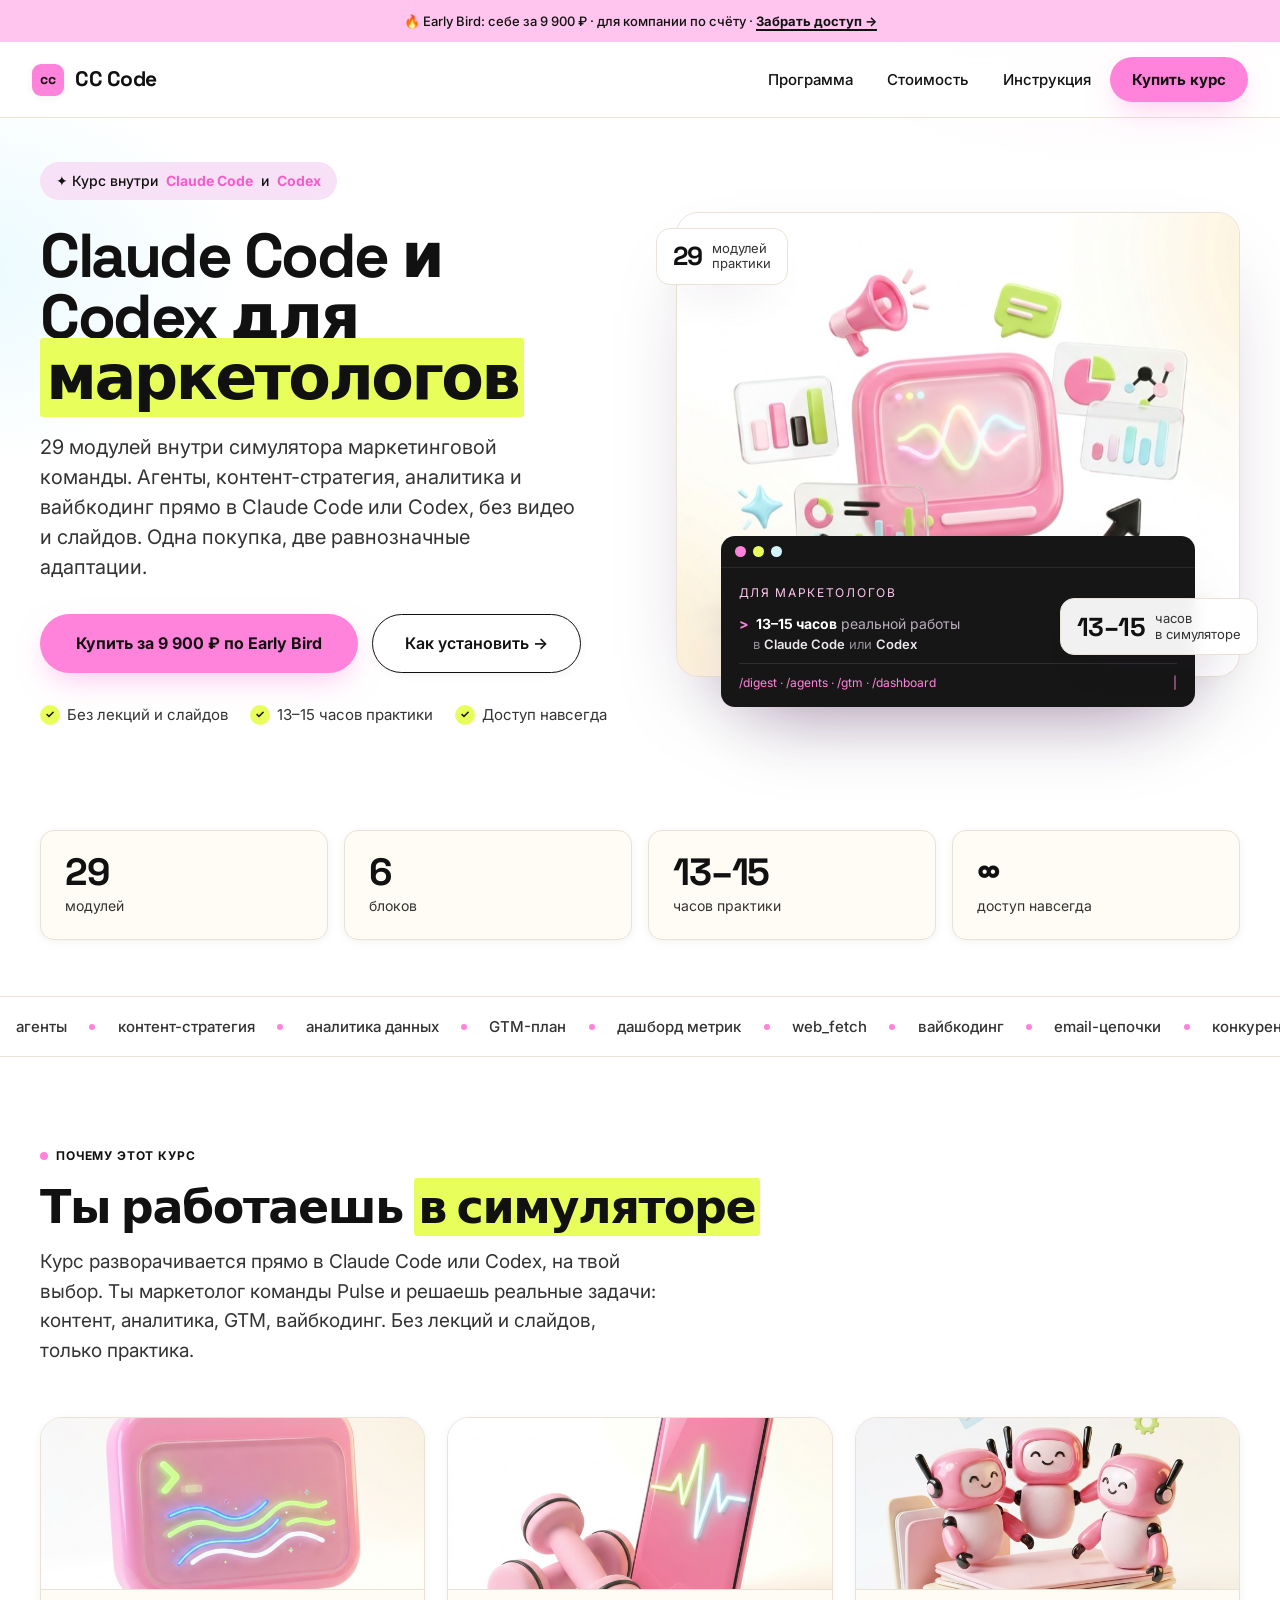
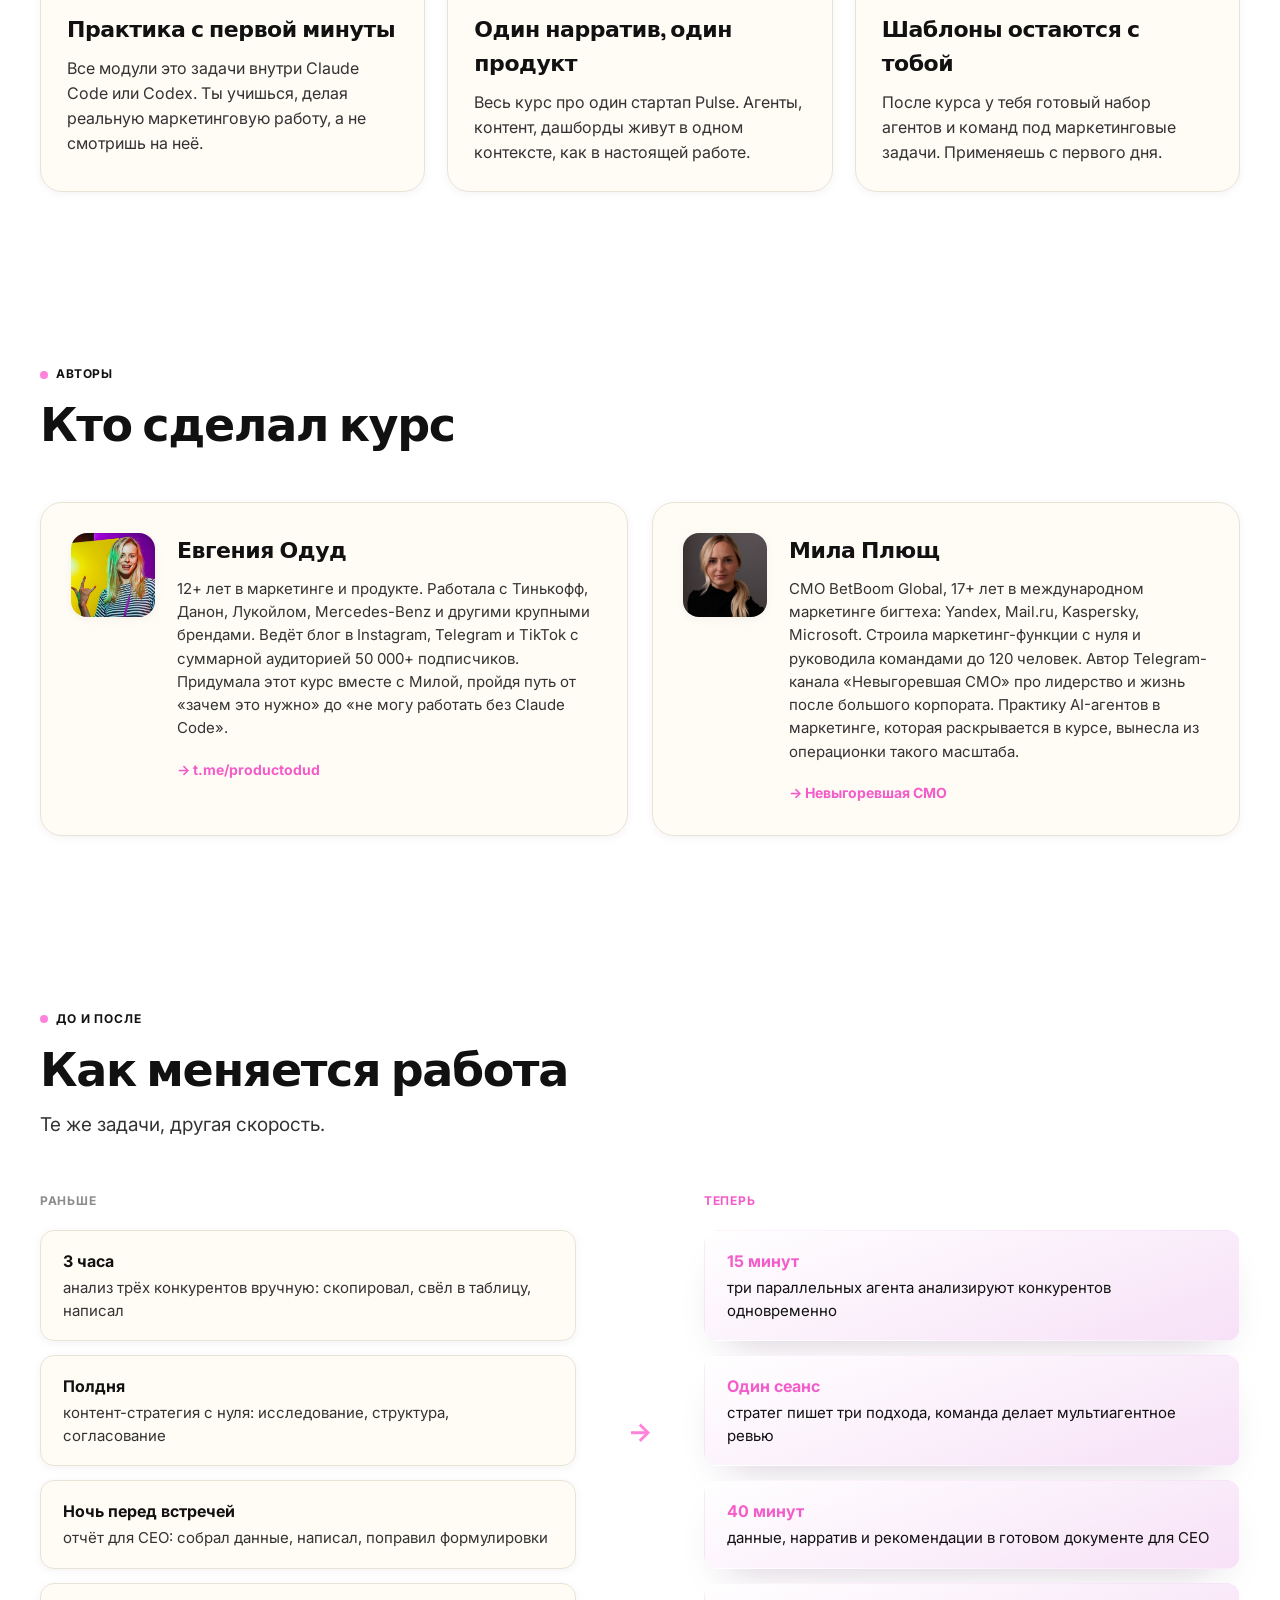
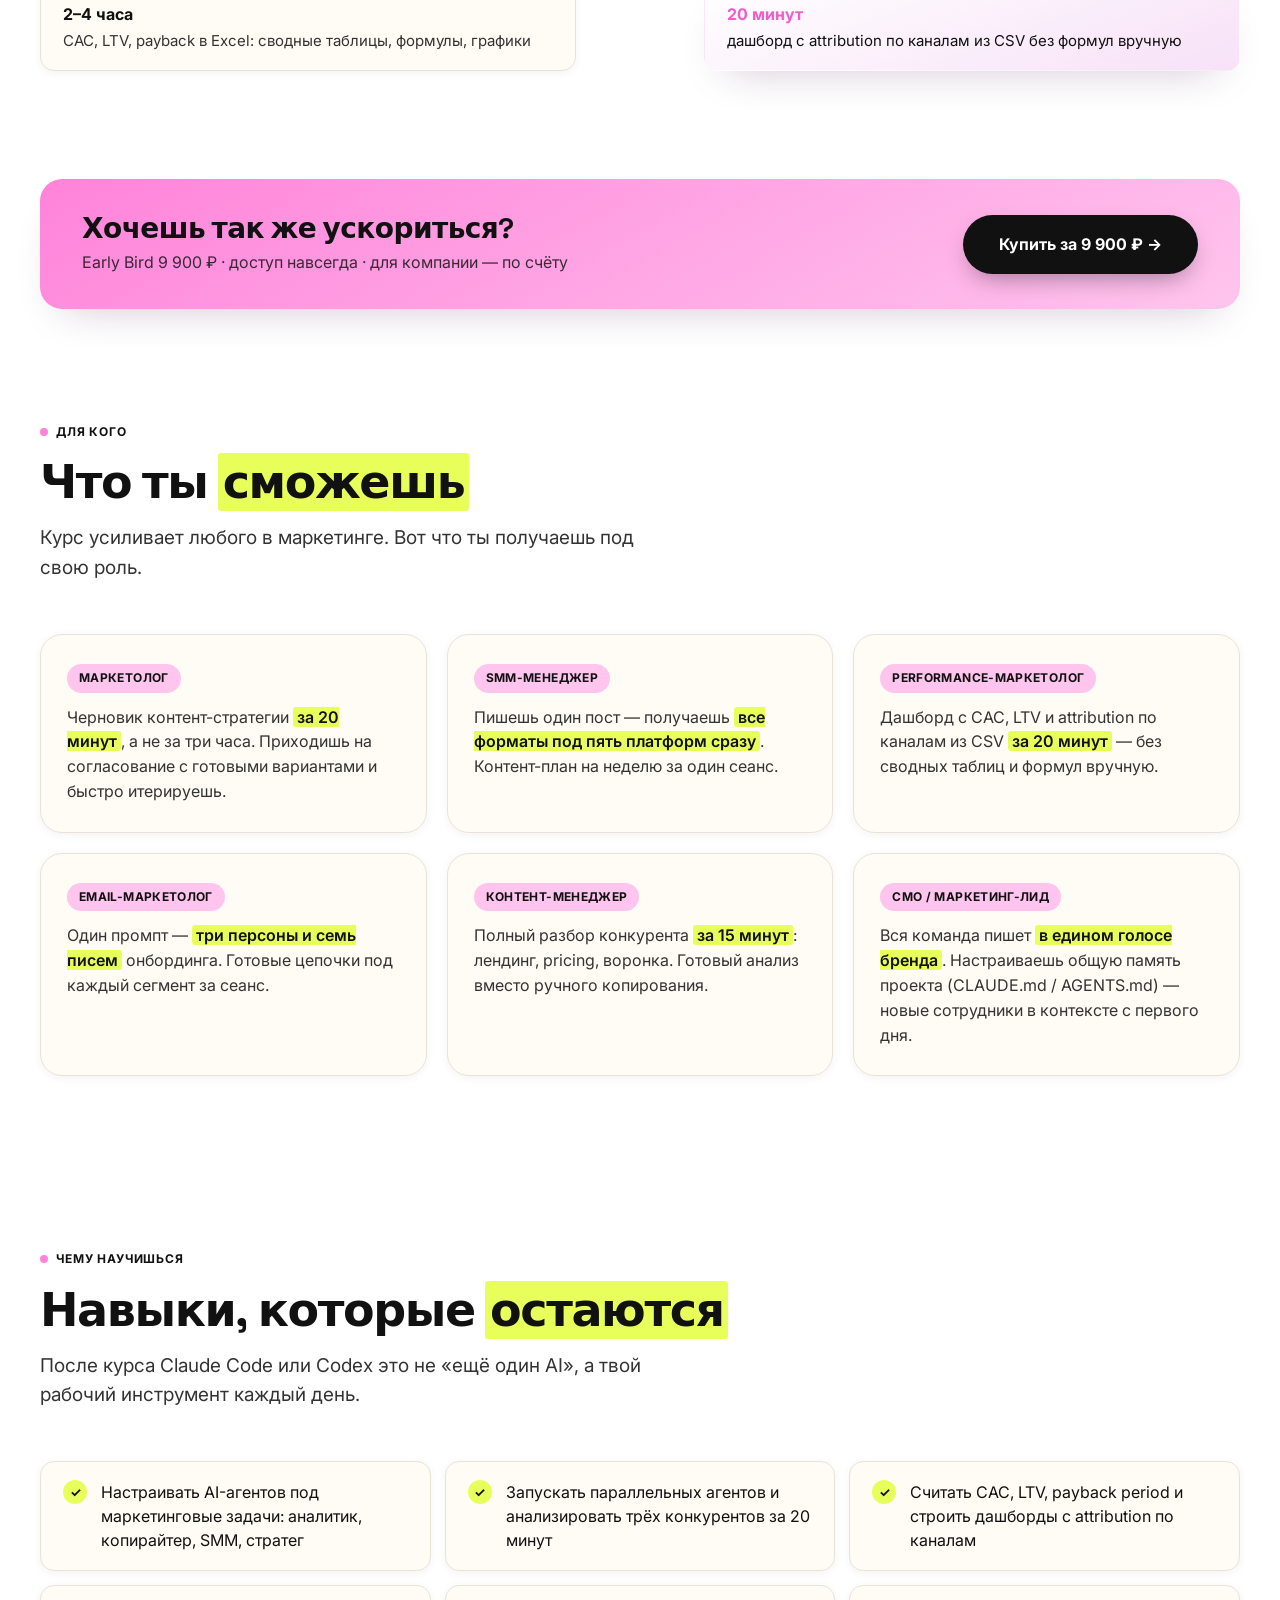
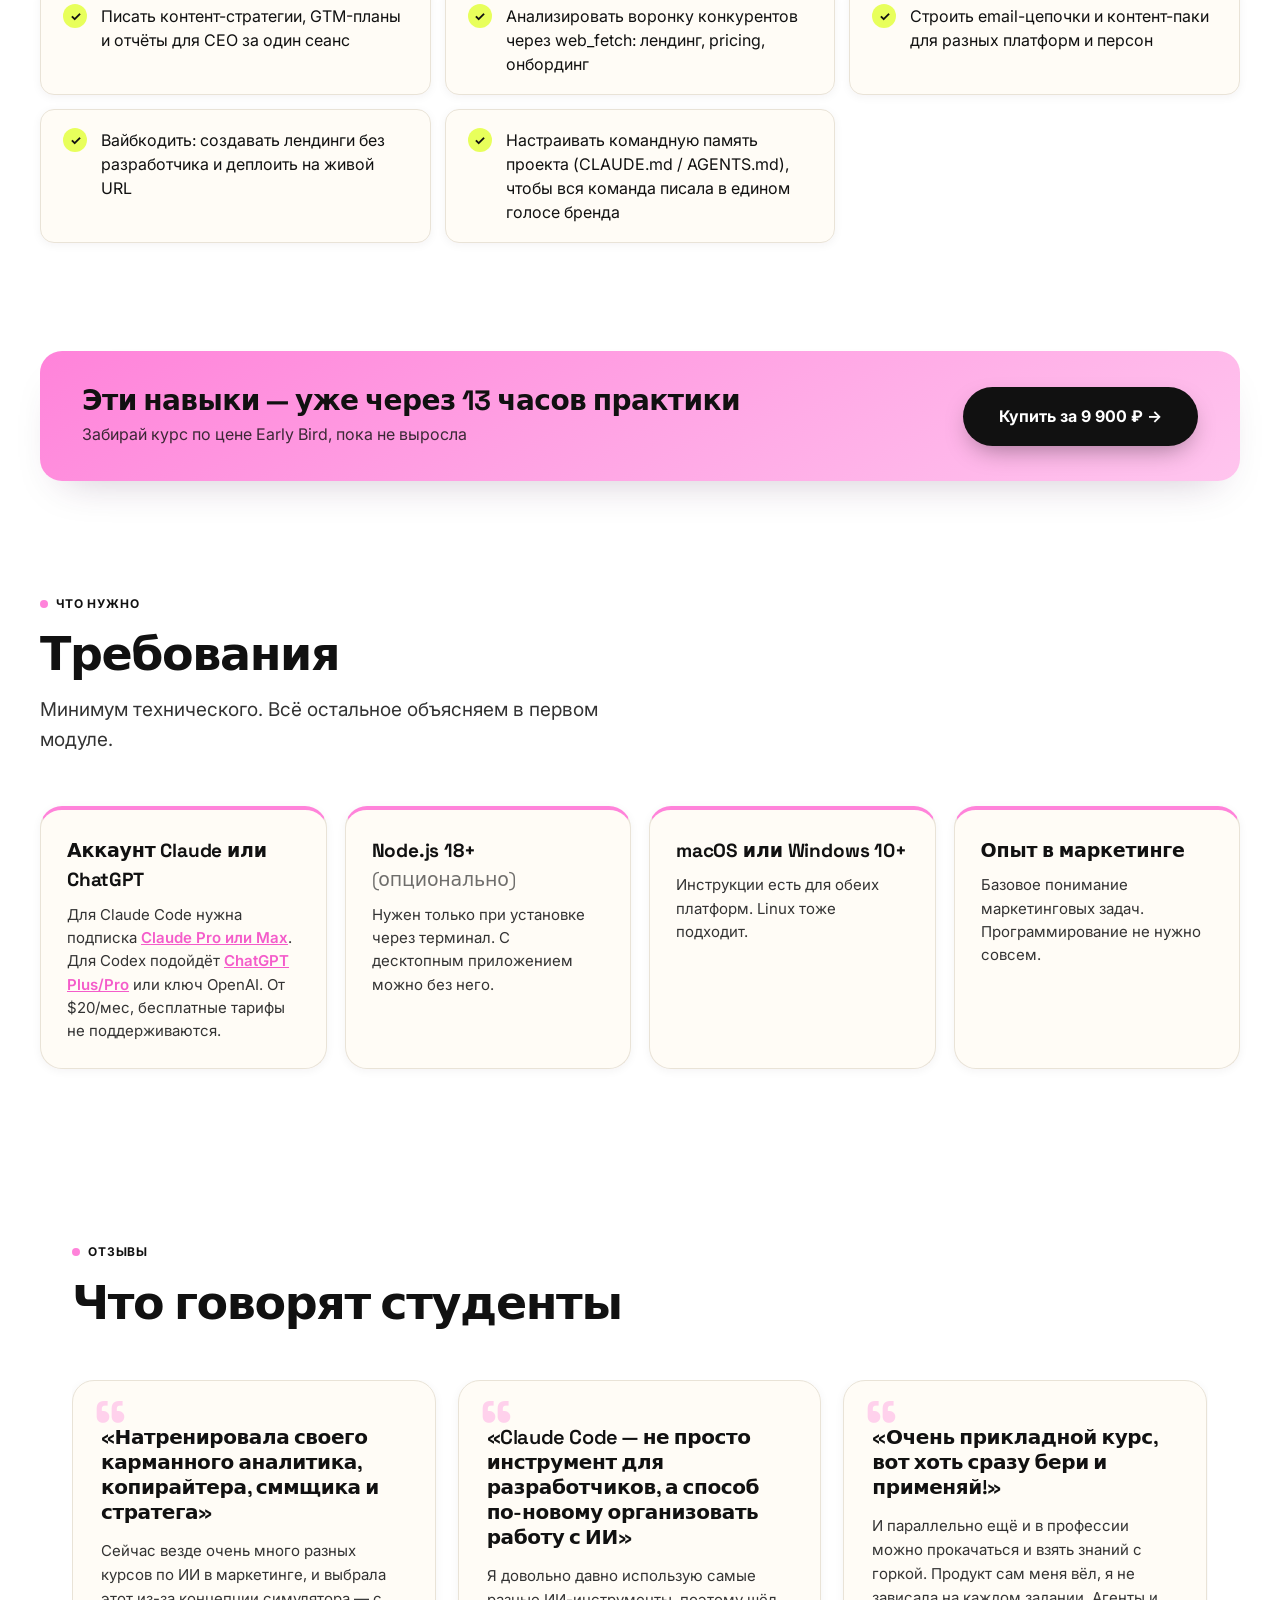
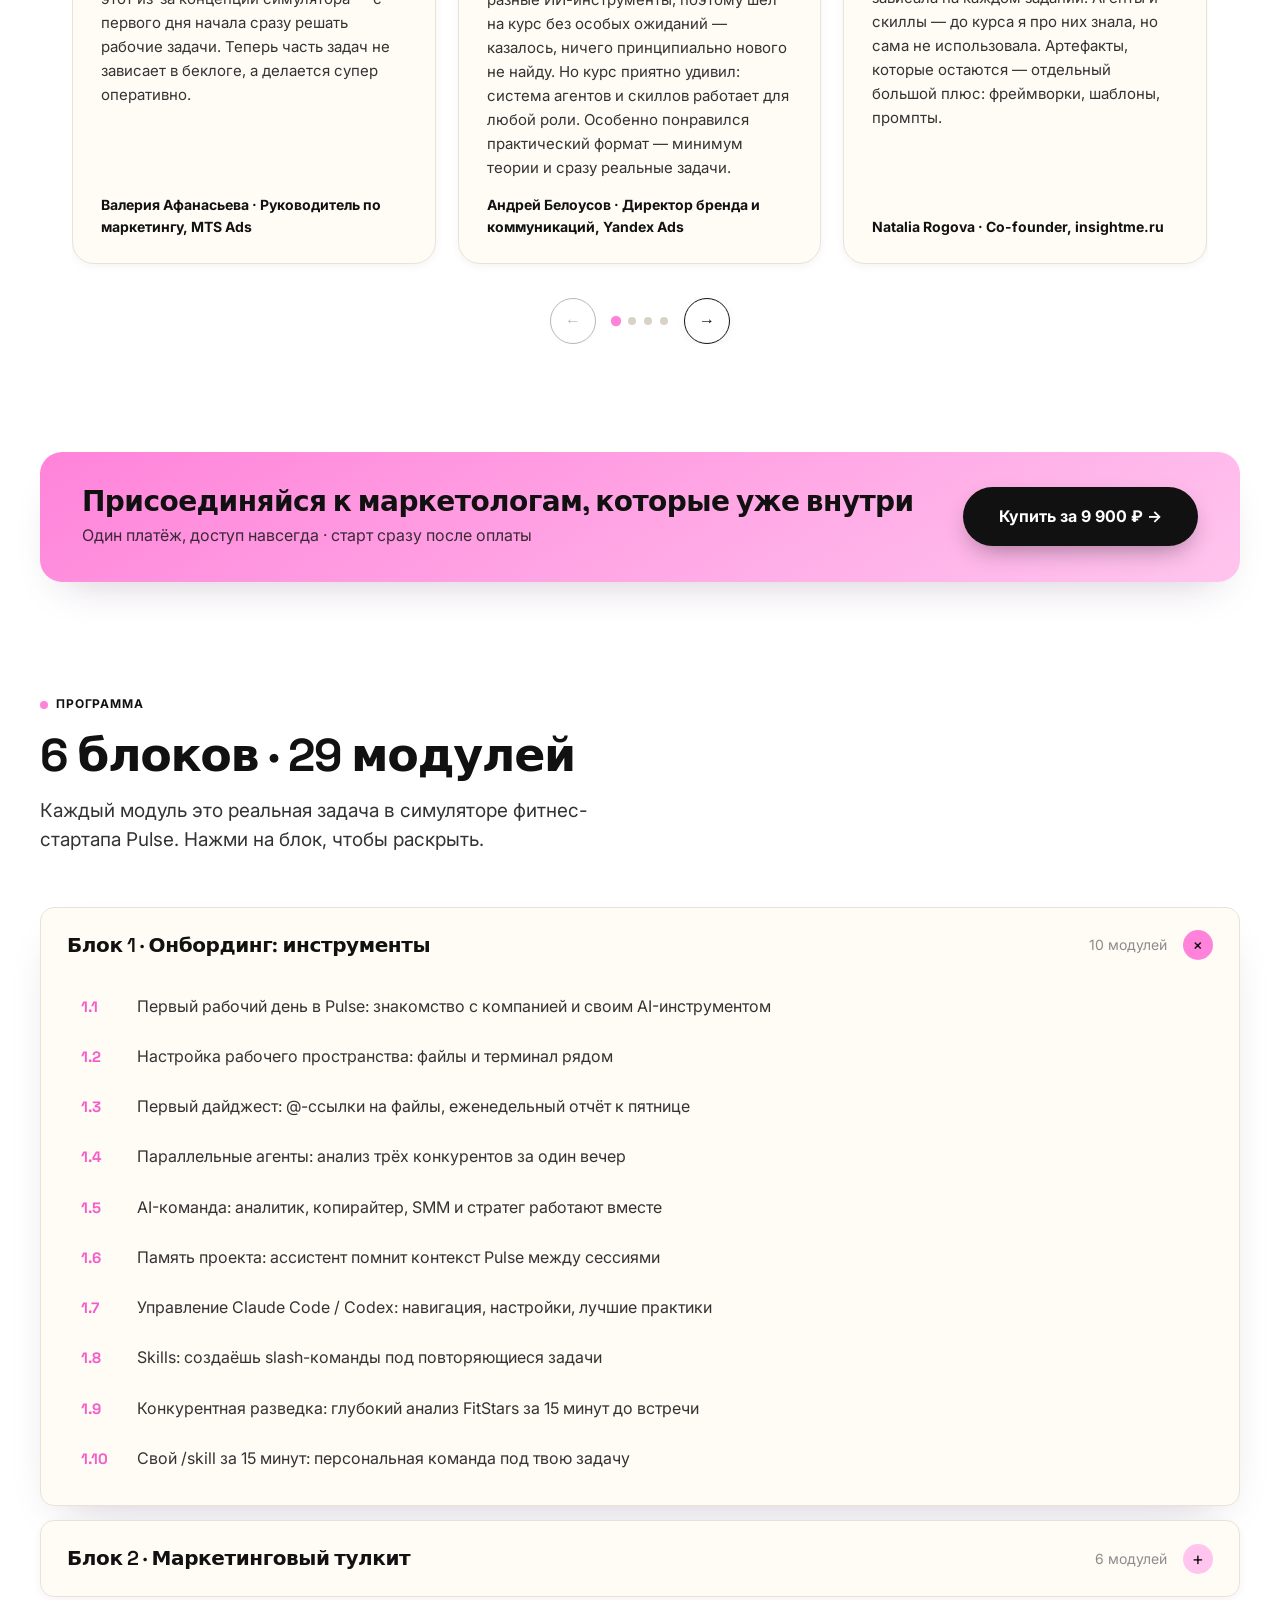
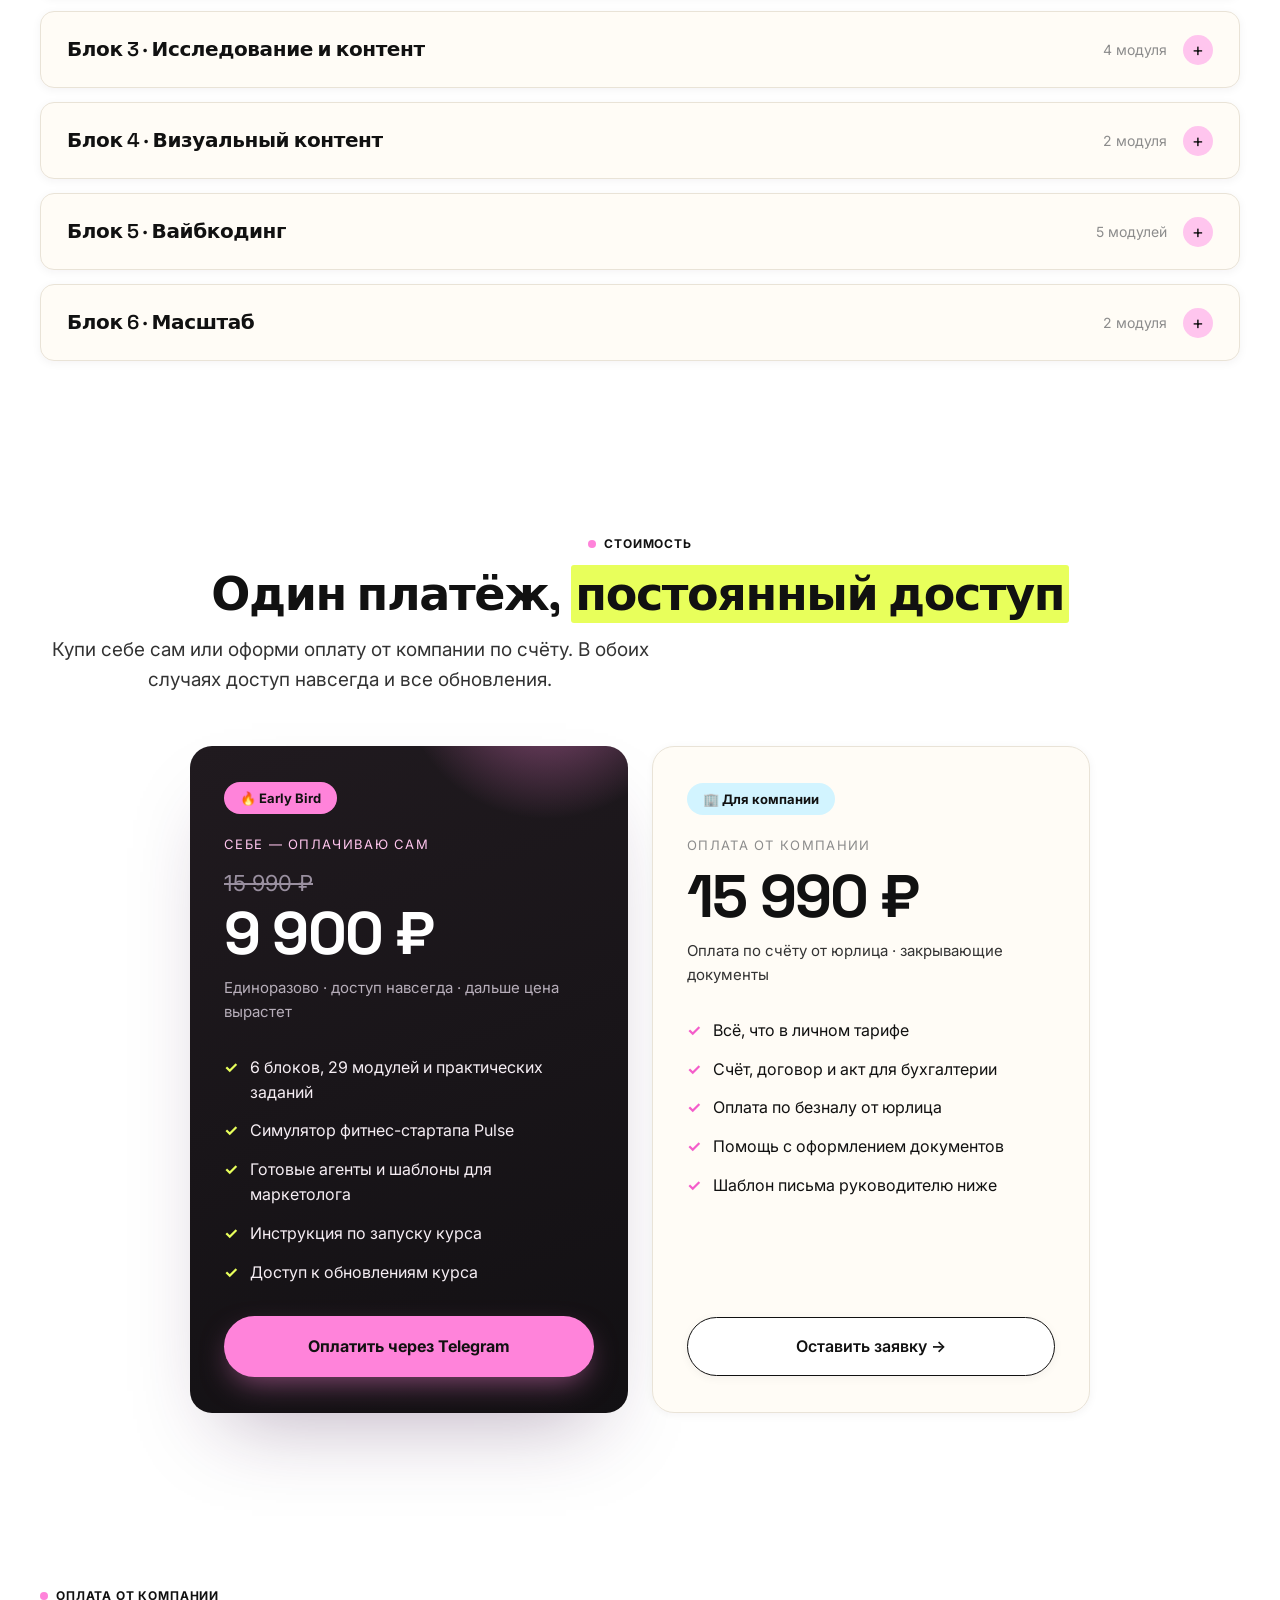
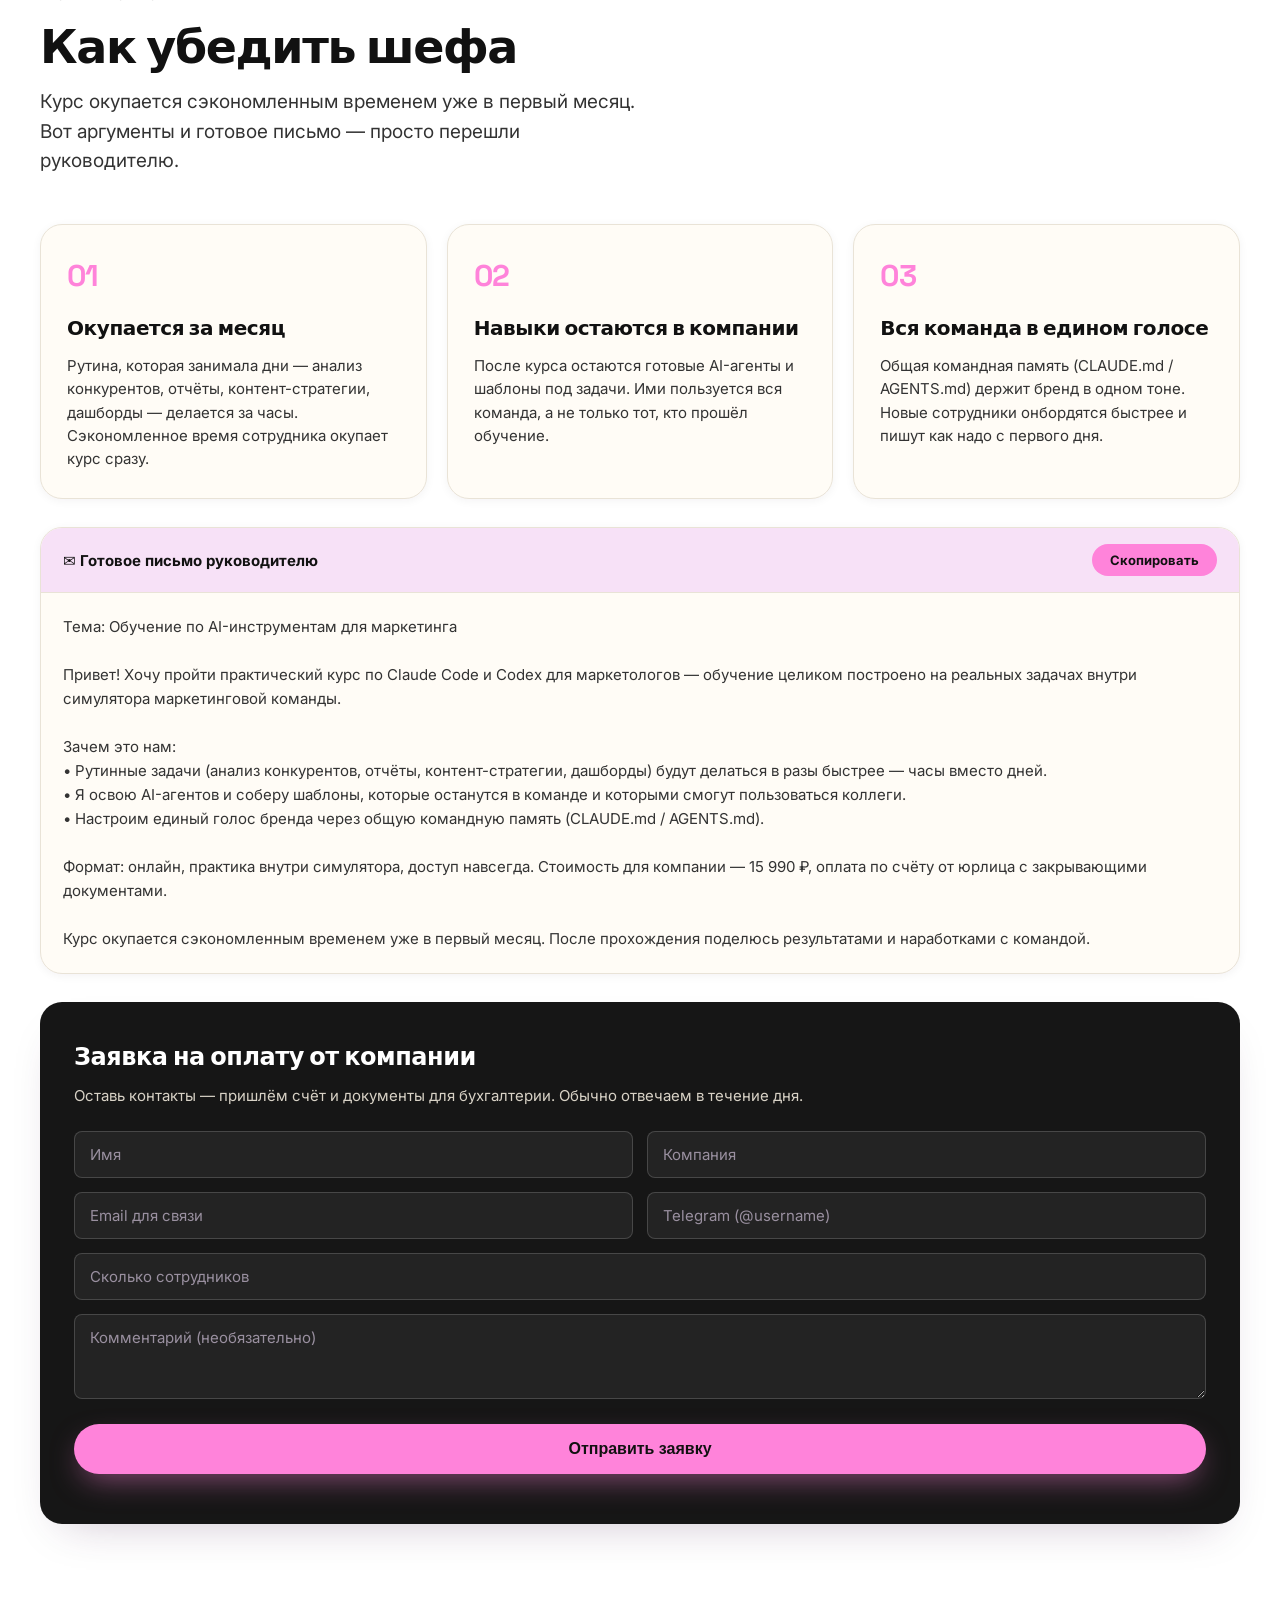
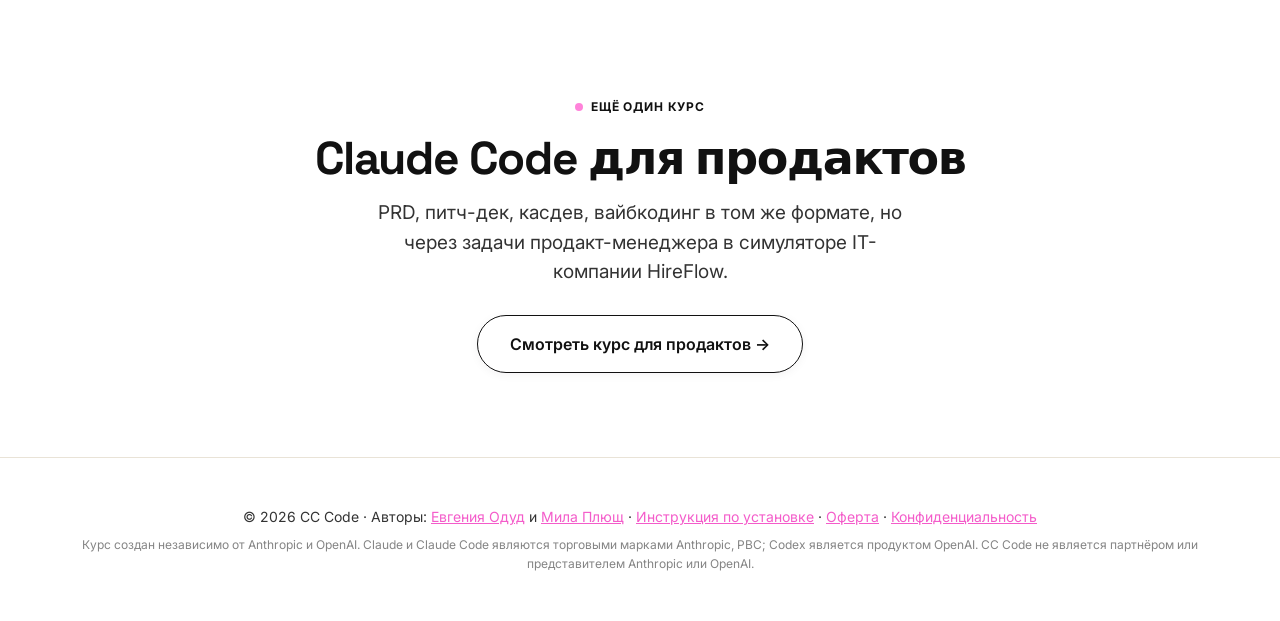
<file: index.html>
<!DOCTYPE html>
<html lang="ru">
<head>
  <meta charset="UTF-8" />
  <meta name="viewport" content="width=device-width, initial-scale=1.0" />
  <title>CC Code · Claude Code и Codex для маркетологов</title>
  <meta name="description" content="Практический курс по Claude Code и Codex для маркетологов. Агенты, контент-стратегия, аналитика данных, вайбкодинг. Всё через реальные задачи в симуляторе маркетинговой команды Pulse. Две адаптации, один доступ." />
  <link rel="icon" type="image/svg+xml" href="favicon.svg" />
  <link rel="stylesheet" href="styles-mews.css" />
  <!-- Yandex.Metrika counter -->
  <script type="text/javascript">
    (function(m,e,t,r,i,k,a){
        m[i]=m[i]||function(){(m[i].a=m[i].a||[]).push(arguments)};
        m[i].l=1*new Date();
        for (var j = 0; j < document.scripts.length; j++) {if (document.scripts[j].src === r) { return; }}
        k=e.createElement(t),a=e.getElementsByTagName(t)[0],k.async=1,k.src=r,a.parentNode.insertBefore(k,a)
    })(window, document,'script','https://mc.yandex.ru/metrika/tag.js?id=108214180', 'ym');
    ym(108214180, 'init', {ssr:true, webvisor:true, clickmap:true, ecommerce:"dataLayer", referrer: document.referrer, url: location.href, accurateTrackBounce:true, trackLinks:true});
  </script>
  <noscript><div><img src="https://mc.yandex.ru/watch/108214180" style="position:absolute; left:-9999px;" alt="" /></div></noscript>
  <!-- /Yandex.Metrika counter -->
  <meta property="og:title" content="Claude Code и Codex для маркетологов" />
  <meta property="og:description" content="13–15 часов реальной работы в симуляторе маркетинговой команды. Агенты, контент, аналитика, вайбкодинг. Без видео и слайдов." />
  <meta property="og:image" content="https://odud.marketing/og-cc.png" />
  <meta property="og:image:width" content="1200" />
  <meta property="og:image:height" content="630" />
  <meta property="og:image:alt" content="Claude Code и Codex для маркетологов. Курс CC Code" />
  <meta property="og:url" content="https://odud.marketing" />
  <meta property="og:type" content="website" />
  <meta property="og:locale" content="ru_RU" />
  <meta name="twitter:card" content="summary_large_image" />
  <meta name="twitter:title" content="Claude Code и Codex для маркетологов" />
  <meta name="twitter:description" content="13–15 часов реальной работы в симуляторе. Агенты, контент, аналитика, вайбкодинг прямо в Claude Code или Codex." />
  <meta name="twitter:image" content="https://odud.marketing/og-cc.png" />

  <script type="application/ld+json">
  {
    "@context": "https://schema.org",
    "@graph": [
      {
        "@type": "Course",
        "name": "Claude Code и Codex для маркетологов",
        "description": "Практический курс по Claude Code и Codex для маркетологов. 29 модулей внутри симулятора маркетинговой команды Pulse: агенты, контент-стратегия, аналитика данных, вайбкодинг. Две равнозначные адаптации, один доступ.",
        "url": "https://odud.marketing",
        "image": "https://odud.marketing/og-cc.png",
        "inLanguage": "ru",
        "provider": [
          {
            "@type": "Person",
            "name": "Евгения Панова",
            "url": "https://odud.marketing"
          },
          {
            "@type": "Person",
            "name": "Мила Плющ"
          }
        ],
        "offers": [
          {
            "@type": "Offer",
            "name": "Личный доступ (Early Bird)",
            "price": "9900",
            "priceCurrency": "RUB",
            "availability": "https://schema.org/InStock",
            "url": "https://telegram.me/tribute/app?startapp=sSYP"
          },
          {
            "@type": "Offer",
            "name": "Оплата от компании",
            "price": "15990",
            "priceCurrency": "RUB",
            "availability": "https://schema.org/InStock",
            "url": "https://odud.marketing/#company-form"
          }
        ],
        "hasCourseInstance": {
          "@type": "CourseInstance",
          "courseMode": "online",
          "courseWorkload": "PT15H"
        }
      },
      {
        "@type": "WebSite",
        "name": "CC Code",
        "url": "https://odud.marketing"
      },
      {
        "@type": "Person",
        "name": "Евгения Панова",
        "url": "https://odud.marketing",
        "knowsAbout": ["Маркетинг", "Claude Code", "Codex", "AI-инструменты", "Контент-стратегия"]
      }
    ]
  }
  </script>
</head>
<body>

  <!-- Announcement bar -->
  <div class="announce">
    🔥 Early Bird: себе за 9 900 ₽ · для компании по счёту · <a href="https://telegram.me/tribute/app?startapp=sSYP" onclick="ym(108214180,'reachGoal','onclick')" target="_blank" rel="noopener">Забрать доступ →</a>
  </div>

  <!-- Navigation -->
  <nav class="nav">
    <a href="index.html" class="nav-logo">
      <span class="logo-mark">cc</span>
      CC Code
    </a>
    <div class="nav-links">
      <a href="#modules" class="nav-link">Программа</a>
      <a href="#pricing" class="nav-link">Стоимость</a>
      <a href="start.html" class="nav-link">Инструкция</a>
      <a href="https://telegram.me/tribute/app?startapp=sSYP" onclick="ym(108214180,'reachGoal','onclick')" class="btn-primary" target="_blank" rel="noopener">Купить курс</a>
    </div>
  </nav>

  <!-- Hero -->
  <section class="hero">
    <div class="hero-inner">
      <div class="hero-content">
        <div class="hero-badge">✦ Курс внутри <b>Claude Code</b> и <b>Codex</b></div>
        <h1>Claude Code и Codex для <span class="hl">маркетологов</span></h1>
        <p>
          29 модулей внутри симулятора маркетинговой команды. Агенты, контент-стратегия,
          аналитика и вайбкодинг прямо в Claude Code или Codex, без видео и слайдов.
          Одна покупка, две равнозначные адаптации.
        </p>
        <div class="hero-ctas">
          <a href="https://telegram.me/tribute/app?startapp=sSYP" onclick="ym(108214180,'reachGoal','onclick')" class="btn-primary btn-large" target="_blank" rel="noopener">
            Купить за 9 900 ₽ по Early Bird
          </a>
          <a href="start.html" class="btn-secondary btn-large">Как установить →</a>
        </div>
        <div class="hero-meta">
          <span>Без лекций и слайдов</span>
          <span>13–15 часов практики</span>
          <span>Доступ навсегда</span>
        </div>
      </div>

      <div class="hero-visual">
        <div class="hero-visual-card">
          <img class="hero-visual-img" src="img-hero.jpg" alt="" onerror="this.style.display='none'" />
        </div>
        <div class="hero-chip hero-chip--tl">
          <span class="chip-num">29</span>
          <span class="chip-lbl">модулей<br>практики</span>
        </div>
        <div class="hero-chip hero-chip--br">
          <span class="chip-num" style="white-space:nowrap">13–15</span>
          <span class="chip-lbl">часов<br>в симуляторе</span>
        </div>
        <div class="hero-terminal">
          <div class="terminal-chrome">
            <span class="t-dot t-dot-r"></span>
            <span class="t-dot t-dot-y"></span>
            <span class="t-dot t-dot-g"></span>
          </div>
          <div class="terminal-body">
            <div class="t-px-sub">для маркетологов</div>
            <div class="t-desc">
              <div class="t-desc-line">
                <span class="t-prompt">&gt;</span>
                <span><span class="t-bold">13–15 часов</span> <span class="t-muted">реальной работы</span></span>
              </div>
              <div class="t-sub-line">в <strong>Claude Code</strong> или <strong>Codex</strong></div>
            </div>
            <div class="t-divider"></div>
            <div class="t-statusbar">
              <span>/digest · /agents · /gtm · /dashboard</span>
              <span class="t-cursor">|</span>
            </div>
          </div>
        </div>
      </div>
    </div><!-- /hero-inner -->
  </section>

  <!-- Stats bar -->
  <div class="stats-bar">
    <div class="stats-bar-inner">
      <div class="stat-item"><span class="stat-num">29</span><span class="stat-label">модулей</span></div>
      <div class="stat-item"><span class="stat-num">6</span><span class="stat-label">блоков</span></div>
      <div class="stat-item"><span class="stat-num">13–15</span><span class="stat-label">часов практики</span></div>
      <div class="stat-item"><span class="stat-num">∞</span><span class="stat-label">доступ навсегда</span></div>
    </div>
  </div>

  <!-- Marquee -->
  <div class="marquee-wrap">
    <div class="marquee-track">
      <span class="marquee-item">агенты <span class="marquee-dot"></span> контент-стратегия <span class="marquee-dot"></span> аналитика данных <span class="marquee-dot"></span> GTM-план <span class="marquee-dot"></span> дашборд метрик <span class="marquee-dot"></span> web_fetch <span class="marquee-dot"></span> вайбкодинг <span class="marquee-dot"></span> email-цепочки <span class="marquee-dot"></span> конкурентная разведка <span class="marquee-dot"></span> командный CLAUDE.md / AGENTS.md <span class="marquee-dot"></span> параллельные агенты <span class="marquee-dot"></span> CAC · LTV · payback <span class="marquee-dot"></span> Notion · Slack · Sheets <span class="marquee-dot"></span></span>
      <span class="marquee-item">агенты <span class="marquee-dot"></span> контент-стратегия <span class="marquee-dot"></span> аналитика данных <span class="marquee-dot"></span> GTM-план <span class="marquee-dot"></span> дашборд метрик <span class="marquee-dot"></span> web_fetch <span class="marquee-dot"></span> вайбкодинг <span class="marquee-dot"></span> email-цепочки <span class="marquee-dot"></span> конкурентная разведка <span class="marquee-dot"></span> командный CLAUDE.md / AGENTS.md <span class="marquee-dot"></span> параллельные агенты <span class="marquee-dot"></span> CAC · LTV · payback <span class="marquee-dot"></span> Notion · Slack · Sheets <span class="marquee-dot"></span></span>
    </div>
  </div>

  <!-- Why different -->
  <section>
    <div class="container">
      <div class="section-label">Почему этот курс</div>
      <h2 class="section-title">Ты работаешь <span class="hl">в симуляторе</span></h2>
      <p class="section-subtitle">Курс разворачивается прямо в Claude Code или Codex, на твой выбор. Ты маркетолог команды Pulse и решаешь реальные задачи: контент, аналитика, GTM, вайбкодинг. Без лекций и слайдов, только практика.</p>
      <div class="why-grid">
        <div class="why-card">
          <div class="why-media"><img src="img-why-1.jpg" alt="" onerror="this.style.display='none'" /></div>
          <div class="why-body">
            <h3>Практика с первой минуты</h3>
            <p>Все модули это задачи внутри Claude Code или Codex. Ты учишься, делая реальную маркетинговую работу, а не смотришь на неё.</p>
          </div>
        </div>
        <div class="why-card">
          <div class="why-media"><img src="img-why-2.jpg" alt="" onerror="this.style.display='none'" /></div>
          <div class="why-body">
            <h3>Один нарратив, один продукт</h3>
            <p>Весь курс про один стартап Pulse. Агенты, контент, дашборды живут в одном контексте, как в настоящей работе.</p>
          </div>
        </div>
        <div class="why-card">
          <div class="why-media"><img src="img-why-3.jpg" alt="" onerror="this.style.display='none'" /></div>
          <div class="why-body">
            <h3>Шаблоны остаются с тобой</h3>
            <p>После курса у тебя готовый набор агентов и команд под маркетинговые задачи. Применяешь с первого дня.</p>
          </div>
        </div>
      </div>
    </div>
  </section>

  <!-- Authors -->
  <section>
    <div class="container">
      <div class="section-label">Авторы</div>
      <h2 class="section-title">Кто сделал курс</h2>
      <div class="authors-grid">
        <div class="author-card">
          <img src="img-author.jpg" alt="Евгения Одуд" class="author-avatar" />
          <div class="author-info">
            <h3>Евгения Одуд</h3>
            <p>
              12+ лет в маркетинге и продукте. Работала с Тинькофф, Данон, Лукойлом, Mercedes-Benz и другими крупными брендами. Ведёт блог в Instagram, Telegram и TikTok с суммарной аудиторией 50 000+ подписчиков. Придумала этот курс вместе с Милой, пройдя путь от «зачем это нужно» до «не могу работать без Claude Code».
            </p>
            <a href="https://t.me/productodud" class="author-link" target="_blank" rel="noopener">→ t.me/productodud</a>
          </div>
        </div>
        <div class="author-card">
          <img src="img-mila.jpg" alt="Мила Плющ" class="author-avatar" style="object-position: center 20%;" />
          <div class="author-info">
            <h3>Мила Плющ</h3>
            <p>
              CMO BetBoom Global, 17+ лет в международном маркетинге бигтеха: Yandex, Mail.ru, Kaspersky, Microsoft. Строила маркетинг-функции с нуля и руководила командами до 120 человек. Автор Telegram-канала «Невыгоревшая СМО» про лидерство и жизнь после большого корпората. Практику AI-агентов в маркетинге, которая раскрывается в курсе, вынесла из операционки такого масштаба.
            </p>
            <a href="https://t.me/milaivy" class="author-link" target="_blank" rel="noopener">→ Невыгоревшая СМО</a>
          </div>
        </div>
      </div>
    </div>
  </section>

  <!-- Before / After -->
  <section>
    <div class="container">
      <div class="section-label">До и после</div>
      <h2 class="section-title">Как меняется работа</h2>
      <p class="section-subtitle">Те же задачи, другая скорость.</p>
      <div class="ba-grid">
        <div class="ba-col">
          <div class="ba-col-header">Раньше</div>
          <div class="ba-row">
            <div class="ba-item bad"><strong>3 часа</strong>анализ трёх конкурентов вручную: скопировал, свёл в таблицу, написал</div>
            <div class="ba-item bad"><strong>Полдня</strong>контент-стратегия с нуля: исследование, структура, согласование</div>
            <div class="ba-item bad"><strong>Ночь перед встречей</strong>отчёт для CEO: собрал данные, написал, поправил формулировки</div>
            <div class="ba-item bad"><strong>2–4 часа</strong>CAC, LTV, payback в Excel: сводные таблицы, формулы, графики</div>
          </div>
        </div>
        <div class="ba-arrow">→</div>
        <div class="ba-col after">
          <div class="ba-col-header">Теперь</div>
          <div class="ba-row">
            <div class="ba-item good"><strong>15 минут</strong>три параллельных агента анализируют конкурентов одновременно</div>
            <div class="ba-item good"><strong>Один сеанс</strong>стратег пишет три подхода, команда делает мультиагентное ревью</div>
            <div class="ba-item good"><strong>40 минут</strong>данные, нарратив и рекомендации в готовом документе для CEO</div>
            <div class="ba-item good"><strong>20 минут</strong>дашборд с attribution по каналам из CSV без формул вручную</div>
          </div>
        </div>
      </div>
    </div>
  </section>

  <!-- CTA band -->
  <section class="cta-section">
    <div class="cta-band">
      <div class="cta-band-text">
        <h3>Хочешь так же ускориться?</h3>
        <p>Early Bird 9 900 ₽ · доступ навсегда · для компании — по счёту</p>
      </div>
      <a href="https://telegram.me/tribute/app?startapp=sSYP" onclick="ym(108214180,'reachGoal','onclick')" class="btn-primary btn-large" target="_blank" rel="noopener">Купить за 9 900 ₽ →</a>
    </div>
  </section>

  <!-- For whom: pain points -->
  <section>
    <div class="container">
      <div class="section-label">Для кого</div>
      <h2 class="section-title">Что ты <span class="hl">сможешь</span></h2>
      <p class="section-subtitle">Курс усиливает любого в маркетинге. Вот что ты получаешь под свою роль.</p>
      <div class="pain-grid">
        <div class="pain-card"><div class="pain-role">Маркетолог</div><div class="pain-text">Черновик контент-стратегии <em>за 20 минут</em>, а не за три часа. Приходишь на согласование с готовыми вариантами и быстро итерируешь.</div></div>
        <div class="pain-card"><div class="pain-role">SMM-менеджер</div><div class="pain-text">Пишешь один пост — получаешь <em>все форматы под пять платформ сразу</em>. Контент-план на неделю за один сеанс.</div></div>
        <div class="pain-card"><div class="pain-role">Performance-маркетолог</div><div class="pain-text">Дашборд с CAC, LTV и attribution по каналам из CSV <em>за 20 минут</em> — без сводных таблиц и формул вручную.</div></div>
        <div class="pain-card"><div class="pain-role">Email-маркетолог</div><div class="pain-text">Один промпт — <em>три персоны и семь писем</em> онбординга. Готовые цепочки под каждый сегмент за сеанс.</div></div>
        <div class="pain-card"><div class="pain-role">Контент-менеджер</div><div class="pain-text">Полный разбор конкурента <em>за 15 минут</em>: лендинг, pricing, воронка. Готовый анализ вместо ручного копирования.</div></div>
        <div class="pain-card"><div class="pain-role">CMO / Маркетинг-лид</div><div class="pain-text">Вся команда пишет <em>в едином голосе бренда</em>. Настраиваешь общую память проекта (CLAUDE.md / AGENTS.md) — новые сотрудники в контексте с первого дня.</div></div>
      </div>
    </div>
  </section>

  <!-- What you'll learn -->
  <section>
    <div class="container">
      <div class="section-label">Чему научишься</div>
      <h2 class="section-title">Навыки, которые <span class="hl">остаются</span></h2>
      <p class="section-subtitle">После курса Claude Code или Codex это не «ещё один AI», а твой рабочий инструмент каждый день.</p>
      <ul class="learn-list">
        <li><span class="check">✓</span> Настраивать AI-агентов под маркетинговые задачи: аналитик, копирайтер, SMM, стратег</li>
        <li><span class="check">✓</span> Запускать параллельных агентов и анализировать трёх конкурентов за 20 минут</li>
        <li><span class="check">✓</span> Считать CAC, LTV, payback period и строить дашборды с attribution по каналам</li>
        <li><span class="check">✓</span> Писать контент-стратегии, GTM-планы и отчёты для CEO за один сеанс</li>
        <li><span class="check">✓</span> Анализировать воронку конкурентов через web_fetch: лендинг, pricing, онбординг</li>
        <li><span class="check">✓</span> Строить email-цепочки и контент-паки для разных платформ и персон</li>
        <li><span class="check">✓</span> Вайбкодить: создавать лендинги без разработчика и деплоить на живой URL</li>
        <li><span class="check">✓</span> Настраивать командную память проекта (CLAUDE.md / AGENTS.md), чтобы вся команда писала в едином голосе бренда</li>
      </ul>
    </div>
  </section>

  <!-- CTA band -->
  <section class="cta-section">
    <div class="cta-band">
      <div class="cta-band-text">
        <h3>Эти навыки — уже через 13 часов практики</h3>
        <p>Забирай курс по цене Early Bird, пока не выросла</p>
      </div>
      <a href="https://telegram.me/tribute/app?startapp=sSYP" onclick="ym(108214180,'reachGoal','onclick')" class="btn-primary btn-large" target="_blank" rel="noopener">Купить за 9 900 ₽ →</a>
    </div>
  </section>

  <!-- Requirements -->
  <section id="requirements">
    <div class="container">
      <div class="section-label">Что нужно</div>
      <h2 class="section-title">Требования</h2>
      <p class="section-subtitle">Минимум технического. Всё остальное объясняем в первом модуле.</p>
      <div class="req-grid">
        <div class="req-card">
          <div class="req-name">Аккаунт Claude или ChatGPT</div>
          <div class="req-detail">Для Claude Code нужна подписка <a href="https://claude.ai" target="_blank" rel="noopener">Claude Pro или Max</a>. Для Codex подойдёт <a href="https://chatgpt.com" target="_blank" rel="noopener">ChatGPT Plus/Pro</a> или ключ OpenAI. От $20/мес, бесплатные тарифы не поддерживаются.</div>
        </div>
        <div class="req-card">
          <div class="req-name">Node.js 18+ <span style="font-weight:400; opacity:0.6">(опционально)</span></div>
          <div class="req-detail">Нужен только при установке через терминал. С десктопным приложением можно без него.</div>
        </div>
        <div class="req-card">
          <div class="req-name">macOS или Windows 10+</div>
          <div class="req-detail">Инструкции есть для обеих платформ. Linux тоже подходит.</div>
        </div>
        <div class="req-card">
          <div class="req-name">Опыт в маркетинге</div>
          <div class="req-detail">Базовое понимание маркетинговых задач. Программирование не нужно совсем.</div>
        </div>
      </div>
    </div>
  </section>

  <!-- Reviews -->
  <section class="reviews-section">
    <div class="container">
      <div class="section-label">Отзывы</div>
      <h2 class="section-title">Что говорят студенты</h2>
      <div class="reviews-slider-wrap">
        <div class="reviews-track" id="reviewsTrack">
        <div class="review-card">
          <div class="review-quote">«Натренировала своего карманного аналитика, копирайтера, сммщика и стратега»</div>
          <div class="review-full">Сейчас везде очень много разных курсов по ИИ в маркетинге, и выбрала этот из-за концепции симулятора — с первого дня начала сразу решать рабочие задачи. Теперь часть задач не зависает в беклоге, а делается супер оперативно.</div>
          <div class="review-author">Валерия Афанасьева · Руководитель по маркетингу, MTS Ads</div>
        </div>
        <div class="review-card">
          <div class="review-quote">«Claude Code — не просто инструмент для разработчиков, а способ по-новому организовать работу с ИИ»</div>
          <div class="review-full">Я довольно давно использую самые разные ИИ-инструменты, поэтому шёл на курс без особых ожиданий — казалось, ничего принципиально нового не найду. Но курс приятно удивил: система агентов и скиллов работает для любой роли. Особенно понравился практический формат — минимум теории и сразу реальные задачи.</div>
          <div class="review-author">Андрей Белоусов · Директор бренда и коммуникаций, Yandex Ads</div>
        </div>
        <div class="review-card">
          <div class="review-quote">«Очень прикладной курс, вот хоть сразу бери и применяй!»</div>
          <div class="review-full">И параллельно ещё и в профессии можно прокачаться и взять знаний с горкой. Продукт сам меня вёл, я не зависала на каждом задании. Агенты и скиллы — до курса я про них знала, но сама не использовала. Артефакты, которые остаются — отдельный большой плюс: фреймворки, шаблоны, промпты.</div>
          <div class="review-author">Natalia Rogova · Co-founder, insightme.ru</div>
        </div>
        <div class="review-card">
          <div class="review-quote">«Закончила не отрываясь за 2 дня — использую терминал, генерирую картинки, оркестрирую агентами»</div>
          <div class="review-full">Я уже молчу про автоматизацию репортов, контент-стратегий и дайджестов. Создала md файлы про свою компанию, скилы и настроила процессы! Это просто бомба и будущее эдтеха! Формат учись сразу на рабочих кейсах безумный!</div>
          <div class="review-author">Елена Белык · PMM, Booking</div>
        </div>
        <div class="review-card">
          <div class="review-quote">«Поняла что такое агенты, перестала бояться этого слова»</div>
          <div class="review-full">Смогла делать маркетинговые исследования для стартапа который пришёл на консалтинг в четыре руки. Никогда ещё так быстро не получалось собрать информацию, причём исчерпывающую. Настроила себе файлы about Me, научила Клода писать моими словами.</div>
          <div class="review-author">Aleksandra Kochanova · Product Advisor, автор <a href="https://t.me/product_and_life" target="_blank" rel="noopener">@product_and_life</a></div>
        </div>
        <div class="review-card">
          <div class="review-quote">«Сейчас на втором модуле и уже в восторге 🔥»</div>
          <div class="review-full">Очень крутой формат, которого пока нет на рынке, многое уже забрала в свою рабочую рутину. Спасибо 🙌</div>
          <div class="review-author">Anastasiia Ivanchenko · Senior Product Manager</div>
        </div>
        <div class="review-card">
          <div class="review-quote">«Концентрат must-have инструментов для маркетолога, без воды и лишнего хайпа»</div>
          <div class="review-full">Отлично заходит, чтобы быстро онбордить команду в ИИ и выровнять скиллсет. После курса есть уверенность, что у всех закрыт базовый набор инструментов. Командный CLAUDE.md сразу применили — теперь все пишут в одном голосе бренда.</div>
          <div class="review-author">Игнат Зайончковский · CPO, bothelp.io</div>
        </div>
        <div class="review-card">
          <div class="review-quote">«Долго откладывал практику с агентами — здесь наконец поработал руками»</div>
          <div class="review-full">Сначала было непонятно что делать, но в какой-то момент приходит понимание и процесс начинает приносить удовольствие. Дашборд метрик и анализ воронки конкурентов — вещи которые раньше занимали день, теперь делаю за час.</div>
          <div class="review-author">Кирилл Якунин · Маркетолог, Kadrout</div>
        </div>
        <div class="review-card">
          <div class="review-quote">«Прошла за выходные, сегодня уже почти все инструменты использовала на работе»</div>
          <div class="review-full">Мне курс очень понравился, прошла за выходные, сегодня уже почти все инструменты использовала на работе. Спасибо!</div>
          <div class="review-author">Natalia Slavina · Руководитель IT-департамента</div>
        </div>
        <div class="review-card">
          <div class="review-quote">«Курс великолепнейший — это уже новый мир»</div>
          <div class="review-full">Море благодарностей. Я ещё на модуле 1.6, но это уже новый мир. Когда вижу образ как это может работать, быстро могу переложить на свои задачи. Спасибо за это чудо 🙌</div>
          <div class="review-author">Julia · CFO</div>
        </div>
        </div><!-- /reviews-track -->
        <div class="reviews-nav">
          <button class="rev-prev" onclick="slideReviews(-1)">←</button>
          <div class="rev-dots" id="revDots"></div>
          <button class="rev-next" onclick="slideReviews(1)">→</button>
        </div>
      </div>
    </div>
  </section>

  <!-- CTA band -->
  <section class="cta-section">
    <div class="cta-band">
      <div class="cta-band-text">
        <h3>Присоединяйся к маркетологам, которые уже внутри</h3>
        <p>Один платёж, доступ навсегда · старт сразу после оплаты</p>
      </div>
      <a href="https://telegram.me/tribute/app?startapp=sSYP" onclick="ym(108214180,'reachGoal','onclick')" class="btn-primary btn-large" target="_blank" rel="noopener">Купить за 9 900 ₽ →</a>
    </div>
  </section>

  <!-- Modules -->
  <section class="modules-section" id="modules">
    <div class="container">
      <div class="section-label">Программа</div>
      <h2 class="section-title">6 блоков · 29 модулей</h2>
      <p class="section-subtitle">Каждый модуль это реальная задача в симуляторе фитнес-стартапа Pulse. Нажми на блок, чтобы раскрыть.</p>
      <div class="accordion">

        <div class="acc-item open">
          <div class="acc-header" onclick="toggleAcc(this)">
            <span class="acc-title">Блок 1 · Онбординг: инструменты</span>
            <span class="acc-meta">10 модулей</span>
            <span class="acc-icon">+</span>
          </div>
          <div class="acc-body">
            <div class="acc-module-list">
              <div class="acc-module-item"><span class="acc-module-num">1.1</span><span class="acc-module-title">Первый рабочий день в Pulse: знакомство с компанией и своим AI-инструментом</span></div>
              <div class="acc-module-item"><span class="acc-module-num">1.2</span><span class="acc-module-title">Настройка рабочего пространства: файлы и терминал рядом</span></div>
              <div class="acc-module-item"><span class="acc-module-num">1.3</span><span class="acc-module-title">Первый дайджест: @-ссылки на файлы, еженедельный отчёт к пятнице</span></div>
              <div class="acc-module-item"><span class="acc-module-num">1.4</span><span class="acc-module-title">Параллельные агенты: анализ трёх конкурентов за один вечер</span></div>
              <div class="acc-module-item"><span class="acc-module-num">1.5</span><span class="acc-module-title">AI-команда: аналитик, копирайтер, SMM и стратег работают вместе</span></div>
              <div class="acc-module-item"><span class="acc-module-num">1.6</span><span class="acc-module-title">Память проекта: ассистент помнит контекст Pulse между сессиями</span></div>
              <div class="acc-module-item"><span class="acc-module-num">1.7</span><span class="acc-module-title">Управление Claude Code / Codex: навигация, настройки, лучшие практики</span></div>
              <div class="acc-module-item"><span class="acc-module-num">1.8</span><span class="acc-module-title">Skills: создаёшь slash-команды под повторяющиеся задачи</span></div>
              <div class="acc-module-item"><span class="acc-module-num">1.9</span><span class="acc-module-title">Конкурентная разведка: глубокий анализ FitStars за 15 минут до встречи</span></div>
              <div class="acc-module-item"><span class="acc-module-num">1.10</span><span class="acc-module-title">Свой /skill за 15 минут: персональная команда под твою задачу</span></div>
            </div>
          </div>
        </div>

        <div class="acc-item">
          <div class="acc-header" onclick="toggleAcc(this)">
            <span class="acc-title">Блок 2 · Маркетинговый тулкит</span>
            <span class="acc-meta">6 модулей</span>
            <span class="acc-icon">+</span>
          </div>
          <div class="acc-body">
            <div class="acc-module-list">
              <div class="acc-module-item"><span class="acc-module-num">2.1</span><span class="acc-module-title">Контент-стратегия Q2: три подхода + мультиагентное ревью</span></div>
              <div class="acc-module-item"><span class="acc-module-num">2.2</span><span class="acc-module-title">Анализ данных: воронки, когорты и attribution из CSV за минуты</span></div>
              <div class="acc-module-item"><span class="acc-module-num">2.3</span><span class="acc-module-title">GTM-план запуска новой фичи: от инсайта до плана за один сеанс</span></div>
              <div class="acc-module-item"><span class="acc-module-num">2.4</span><span class="acc-module-title">Дашборд метрик: CAC, LTV, payback period по каналам</span></div>
              <div class="acc-module-item"><span class="acc-module-num">2.5</span><span class="acc-module-title">Анализ воронки конкурентов через web_fetch: лендинг, pricing, онбординг</span></div>
              <div class="acc-module-item"><span class="acc-module-num">2.6</span><span class="acc-module-title">Отчёт для CEO: данные + нарратив + рекомендации</span></div>
            </div>
          </div>
        </div>

        <div class="acc-item">
          <div class="acc-header" onclick="toggleAcc(this)">
            <span class="acc-title">Блок 3 · Исследование и контент</span>
            <span class="acc-meta">4 модуля</span>
            <span class="acc-icon">+</span>
          </div>
          <div class="acc-body">
            <div class="acc-module-list">
              <div class="acc-module-item"><span class="acc-module-num">3.1</span><span class="acc-module-title">AI-касдев: синтетические интервью с персонами Pulse</span></div>
              <div class="acc-module-item"><span class="acc-module-num">3.2</span><span class="acc-module-title">Email-цепочки онбординга: день 1, 3, 7 под каждую персону</span></div>
              <div class="acc-module-item"><span class="acc-module-num">3.3</span><span class="acc-module-title">Контент-пак: посты, сторис и email одним комплектом за сеанс</span></div>
              <div class="acc-module-item"><span class="acc-module-num">3.4</span><span class="acc-module-title">Аналитика контента: что работает и почему</span></div>
            </div>
          </div>
        </div>

        <div class="acc-item">
          <div class="acc-header" onclick="toggleAcc(this)">
            <span class="acc-title">Блок 4 · Визуальный контент</span>
            <span class="acc-meta">2 модуля</span>
            <span class="acc-icon">+</span>
          </div>
          <div class="acc-body">
            <div class="acc-module-list">
              <div class="acc-module-item"><span class="acc-module-num">4.1</span><span class="acc-module-title">Визуальные промпты для соцсетей: стиль, персоны, форматы</span></div>
              <div class="acc-module-item"><span class="acc-module-num">4.2</span><span class="acc-module-title">API для изображений: автоматическая генерация визуалов</span></div>
            </div>
          </div>
        </div>

        <div class="acc-item">
          <div class="acc-header" onclick="toggleAcc(this)">
            <span class="acc-title">Блок 5 · Вайбкодинг</span>
            <span class="acc-meta">5 модулей</span>
            <span class="acc-icon">+</span>
          </div>
          <div class="acc-body">
            <div class="acc-module-list">
              <div class="acc-module-item"><span class="acc-module-num">5.1</span><span class="acc-module-title">Идея: от маркетинговой задачи к концепции лендинга</span></div>
              <div class="acc-module-item"><span class="acc-module-num">5.2</span><span class="acc-module-title">Архитектура: структура и стек без разработчика</span></div>
              <div class="acc-module-item"><span class="acc-module-num">5.3</span><span class="acc-module-title">Сборка: ассистент пишет код, ты итерируешь и правишь</span></div>
              <div class="acc-module-item"><span class="acc-module-num">5.4</span><span class="acc-module-title">GitHub: версионирование и резервная копия</span></div>
              <div class="acc-module-item"><span class="acc-module-num">5.5</span><span class="acc-module-title">Деплой: живой URL за 10 минут через Vercel</span></div>
            </div>
          </div>
        </div>

        <div class="acc-item">
          <div class="acc-header" onclick="toggleAcc(this)">
            <span class="acc-title">Блок 6 · Масштаб</span>
            <span class="acc-meta">2 модуля</span>
            <span class="acc-icon">+</span>
          </div>
          <div class="acc-body">
            <div class="acc-module-list">
              <div class="acc-module-item"><span class="acc-module-num">6.1</span><span class="acc-module-title">MCP: подключаешь ассистента к Notion, Slack, Google Sheets</span></div>
              <div class="acc-module-item"><span class="acc-module-num">6.2</span><span class="acc-module-title">Командная память проекта (CLAUDE.md / AGENTS.md): единый голос бренда для всей команды</span></div>
            </div>
          </div>
        </div>

      </div>
    </div>
  </section>

  <!-- Pricing -->
  <section class="pricing-section" id="pricing">
    <div class="container">
      <div class="section-label">Стоимость</div>
      <h2 class="section-title">Один платёж, <span class="hl">постоянный доступ</span></h2>
      <p class="section-subtitle">Купи себе сам или оформи оплату от компании по счёту. В обоих случаях доступ навсегда и все обновления.</p>

      <div class="pricing-grid">
        <!-- Personal -->
        <div class="price-card price-card--personal">
          <div class="price-early-bird">🔥 Early Bird</div>
          <div class="price-label">Себе — оплачиваю сам</div>
          <div class="price-original">15 990 ₽</div>
          <div class="price-amount">9 900 ₽</div>
          <div class="price-note">Единоразово · доступ навсегда · дальше цена вырастет</div>
          <ul class="price-includes">
            <li><span class="check">✓</span> 6 блоков, 29 модулей и практических заданий</li>
            <li><span class="check">✓</span> Симулятор фитнес-стартапа Pulse</li>
            <li><span class="check">✓</span> Готовые агенты и шаблоны для маркетолога</li>
            <li><span class="check">✓</span> Инструкция по запуску курса</li>
            <li><span class="check">✓</span> Доступ к обновлениям курса</li>
          </ul>
          <a href="https://telegram.me/tribute/app?startapp=sSYP" onclick="ym(108214180,'reachGoal','onclick')" class="btn-primary" target="_blank" rel="noopener">
            Оплатить через Telegram
          </a>
        </div>

        <!-- Company -->
        <div class="price-card price-card--company">
          <div class="price-tag">🏢 Для компании</div>
          <div class="price-label">Оплата от компании</div>
          <div class="price-amount">15 990 ₽</div>
          <div class="price-note">Оплата по счёту от юрлица · закрывающие документы</div>
          <ul class="price-includes">
            <li><span class="check">✓</span> Всё, что в личном тарифе</li>
            <li><span class="check">✓</span> Счёт, договор и акт для бухгалтерии</li>
            <li><span class="check">✓</span> Оплата по безналу от юрлица</li>
            <li><span class="check">✓</span> Помощь с оформлением документов</li>
            <li><span class="check">✓</span> Шаблон письма руководителю ниже</li>
          </ul>
          <a href="#company-form" class="btn-secondary">Оставить заявку →</a>
        </div>
      </div>
    </div>
  </section>

  <!-- Convince your boss -->
  <section class="boss-section">
    <div class="container">
      <div class="section-label">Оплата от компании</div>
      <h2 class="section-title">Как убедить шефа</h2>
      <p class="section-subtitle">Курс окупается сэкономленным временем уже в первый месяц. Вот аргументы и готовое письмо — просто перешли руководителю.</p>

      <div class="boss-grid">
        <div class="boss-card">
          <div class="boss-num">01</div>
          <h3>Окупается за месяц</h3>
          <p>Рутина, которая занимала дни — анализ конкурентов, отчёты, контент-стратегии, дашборды — делается за часы. Сэкономленное время сотрудника окупает курс сразу.</p>
        </div>
        <div class="boss-card">
          <div class="boss-num">02</div>
          <h3>Навыки остаются в компании</h3>
          <p>После курса остаются готовые AI-агенты и шаблоны под задачи. Ими пользуется вся команда, а не только тот, кто прошёл обучение.</p>
        </div>
        <div class="boss-card">
          <div class="boss-num">03</div>
          <h3>Вся команда в едином голосе</h3>
          <p>Общая командная память (CLAUDE.md / AGENTS.md) держит бренд в одном тоне. Новые сотрудники онбордятся быстрее и пишут как надо с первого дня.</p>
        </div>
      </div>

      <div class="letter">
        <div class="letter-head">
          <span class="letter-title">✉️ Готовое письмо руководителю</span>
          <button class="letter-copy" onclick="copyLetter(this)">Скопировать</button>
        </div>
        <div class="letter-body" id="letterText">Тема: Обучение по AI-инструментам для маркетинга

Привет! Хочу пройти практический курс по Claude Code и Codex для маркетологов — обучение целиком построено на реальных задачах внутри симулятора маркетинговой команды.

Зачем это нам:
• Рутинные задачи (анализ конкурентов, отчёты, контент-стратегии, дашборды) будут делаться в разы быстрее — часы вместо дней.
• Я освою AI-агентов и соберу шаблоны, которые останутся в команде и которыми смогут пользоваться коллеги.
• Настроим единый голос бренда через общую командную память (CLAUDE.md / AGENTS.md).

Формат: онлайн, практика внутри симулятора, доступ навсегда. Стоимость для компании — 15 990 ₽, оплата по счёту от юрлица с закрывающими документами.

Курс окупается сэкономленным временем уже в первый месяц. После прохождения поделюсь результатами и наработками с командой.</div>
      </div>

      <!-- Company application form -->
      <div class="company-form" id="company-form">
        <h3>Заявка на оплату от компании</h3>
        <p>Оставь контакты — пришлём счёт и документы для бухгалтерии. Обычно отвечаем в течение дня.</p>
        <form onsubmit="return sendCompanyRequest(this)">
          <div class="cf-row">
            <input type="text" name="name" placeholder="Имя" required />
            <input type="text" name="company" placeholder="Компания" required />
          </div>
          <div class="cf-row">
            <input type="email" name="email" placeholder="Email для связи" required />
            <input type="text" name="telegram" placeholder="Telegram (@username)" required />
          </div>
          <div class="cf-row">
            <input type="text" name="count" placeholder="Сколько сотрудников" required style="grid-column:1 / -1" />
          </div>
          <textarea name="comment" placeholder="Комментарий (необязательно)" rows="3"></textarea>
          <input type="text" name="website" tabindex="-1" autocomplete="off" aria-hidden="true" style="position:absolute;left:-9999px;width:1px;height:1px;opacity:0" />
          <button type="submit" class="btn-primary">Отправить заявку</button>
          <p class="cf-note" id="cfStatus" aria-live="polite"></p>
        </form>
      </div>
    </div>
  </section>


  <!-- Cross-link to PM course -->
  <section class="crosslink">
    <div class="container">
      <div class="section-label">Ещё один курс</div>
      <h2 class="section-title">Claude Code для продактов</h2>
      <p class="section-subtitle" style="max-width:560px; margin:0 auto 28px;">PRD, питч-дек, касдев, вайбкодинг в том же формате, но через задачи продакт-менеджера в симуляторе IT-компании HireFlow.</p>
      <a href="https://odud.pro" class="btn-secondary btn-large" target="_blank" rel="noopener">Смотреть курс для продактов →</a>
    </div>
  </section>

  <!-- Footer -->
  <footer>
    <p>© 2026 CC Code · Авторы: <a href="https://t.me/productodud" target="_blank" rel="noopener">Евгения Одуд</a> и <a href="https://t.me/milaivy" target="_blank" rel="noopener">Мила Плющ</a> · <a href="start.html">Инструкция по установке</a> · <a href="oferta.html">Оферта</a> · <a href="privacy.html">Конфиденциальность</a></p>
    <p style="margin-top:0.5rem; font-size:12px; opacity:0.6;">Курс создан независимо от Anthropic и OpenAI. Claude и Claude Code являются торговыми марками Anthropic, PBC; Codex является продуктом OpenAI. CC Code не является партнёром или представителем Anthropic или OpenAI.</p>
  </footer>

  <script>
    // ── Copy boss letter ──
    function copyLetter(btn) {
      const text = document.getElementById('letterText').innerText;
      const done = () => { const t = btn.textContent; btn.textContent = 'Скопировано ✓'; setTimeout(() => btn.textContent = t, 2000); };
      if (navigator.clipboard && navigator.clipboard.writeText) {
        navigator.clipboard.writeText(text).then(done).catch(() => fallbackCopy(text, done));
      } else { fallbackCopy(text, done); }
    }
    function fallbackCopy(text, done) {
      const ta = document.createElement('textarea');
      ta.value = text; ta.style.position = 'fixed'; ta.style.opacity = '0';
      document.body.appendChild(ta); ta.select();
      try { document.execCommand('copy'); done(); } catch (e) {}
      document.body.removeChild(ta);
    }

    // ── Company payment request → Telegram (via /api/lead), email fallback ──
    async function sendCompanyRequest(form) {
      const f = form.elements;
      const btn = form.querySelector('button[type=submit]');
      const status = document.getElementById('cfStatus');
      const payload = {
        name: f.name.value, company: f.company.value, email: f.email.value, telegram: f.telegram.value,
        count: f.count.value, comment: f.comment.value,
        website: f.website ? f.website.value : '',
        elapsedMs: Date.now() - (window.__leadFormLoad || 0),
        source: location.hostname, page: location.href
      };
      const orig = btn.textContent;
      btn.disabled = true; btn.textContent = 'Отправляем…';
      if (status) status.textContent = '';
      try {
        const r = await fetch('https://cc-code.marketing/api/lead', {
          method: 'POST', headers: { 'Content-Type': 'application/json' },
          body: JSON.stringify(payload)
        });
        if (!r.ok) throw new Error('bad');
        form.reset();
        btn.disabled = false; btn.textContent = orig;
        showLeadModal();
        if (window.ym) ym(108214180, 'reachGoal', 'company_request');
      } catch (e) {
        // fallback so the lead is never lost: open a pre-filled message draft
        const body = 'Имя: ' + payload.name + '\nКомпания: ' + payload.company +
          '\nTelegram: ' + payload.telegram + '\nСотрудников: ' + (payload.count || '—') +
          '\nКомментарий: ' + (payload.comment || '—');
        window.location.href = 'mailto:pan9854273985@gmail.com?subject=' +
          encodeURIComponent('Заявка на оплату курса от компании') +
          '&body=' + encodeURIComponent(body);
        btn.disabled = false; btn.textContent = orig;
      }
      return false;
    }
    window.__leadFormLoad = Date.now();
    function showLeadModal() { var m = document.getElementById('leadModal'); if (m) m.hidden = false; }
    function closeLeadModal() { var m = document.getElementById('leadModal'); if (m) m.hidden = true; }

    // ── Accordion ──
    function toggleAcc(header) {
      const item = header.parentElement;
      const isOpen = item.classList.contains('open');
      document.querySelectorAll('.acc-item.open').forEach(i => i.classList.remove('open'));
      if (!isOpen) item.classList.add('open');
    }

    // ── Scroll fade-up ──
    const fadeTargets = document.querySelectorAll(
      '.why-card, .pain-card, .ba-item, .learn-list li, ' +
      '.review-card, .req-card, .section-label, .section-title, ' +
      '.section-subtitle, .price-card, .author-card, .acc-item, .stat-item'
    );
    fadeTargets.forEach(el => el.classList.add('fade-up'));

    const io = new IntersectionObserver((entries) => {
      entries.forEach(entry => {
        if (!entry.isIntersecting) return;
        const siblings = Array.from(entry.target.parentElement.children)
          .filter(c => c.classList.contains('fade-up'));
        const idx = siblings.indexOf(entry.target);
        entry.target.style.transitionDelay = Math.min(idx * 0.07, 0.35) + 's';
        entry.target.classList.add('visible');
        io.unobserve(entry.target);
      });
    }, { threshold: 0.07 });
    fadeTargets.forEach(el => io.observe(el));

    // ── Typewriter on terminal sub title ──
    const subEl = document.querySelector('.t-px-sub');
    if (subEl) {
      const fullText = subEl.textContent;
      subEl.textContent = '';
      let i = 0;
      const type = () => { if (i < fullText.length) { subEl.textContent += fullText[i++]; setTimeout(type, 55); } };
      setTimeout(type, 700);
    }

    // ── Typewriter on statusbar ──
    const statusEl = document.querySelector('.t-statusbar span:first-child');
    if (statusEl) {
      const fullText = statusEl.textContent;
      statusEl.textContent = '';
      let i = 0;
      const type = () => { if (i < fullText.length) { statusEl.textContent += fullText[i++]; setTimeout(type, 55); } };
      setTimeout(type, 1200);
    }

    // ── Reviews Slider ──
    (function() {
      const track = document.getElementById('reviewsTrack');
      if (!track) return;
      const cards = Array.from(track.querySelectorAll('.review-card'));
      const total = cards.length;
      const visible = 3;
      const pages = Math.ceil(total / visible);
      let page = 0;

      function getStep() {
        const gap = parseFloat(getComputedStyle(track).columnGap) || 22;
        return cards[0].offsetWidth + gap;
      }
      function update() {
        track.style.transform = `translateX(-${page * visible * getStep()}px)`;
        document.querySelectorAll('.rev-dot').forEach((d, i) => d.classList.toggle('active', i === page));
        document.querySelector('.rev-prev').disabled = page === 0;
        document.querySelector('.rev-next').disabled = page >= pages - 1;
      }
      window.slideReviews = function(dir) {
        page = Math.max(0, Math.min(page + dir, pages - 1));
        update();
      };
      const dotsEl = document.getElementById('revDots');
      for (let i = 0; i < pages; i++) {
        const d = document.createElement('button');
        d.className = 'rev-dot' + (i === 0 ? ' active' : '');
        d.onclick = () => { page = i; update(); };
        dotsEl.appendChild(d);
      }
      update();
      window.addEventListener('resize', update);
    })();
  </script>

  <!-- Success modal -->
  <div class="lead-modal" id="leadModal" hidden onclick="if(event.target===this)closeLeadModal()">
    <div class="lead-modal-card">
      <div class="lead-modal-icon">✅</div>
      <h3>Заявка отправлена!</h3>
      <p>Спасибо! Свяжемся с тобой в течение дня в Telegram.</p>
      <button class="lead-modal-close" onclick="closeLeadModal()">Хорошо</button>
    </div>
  </div>

</body>
</html>
</file>
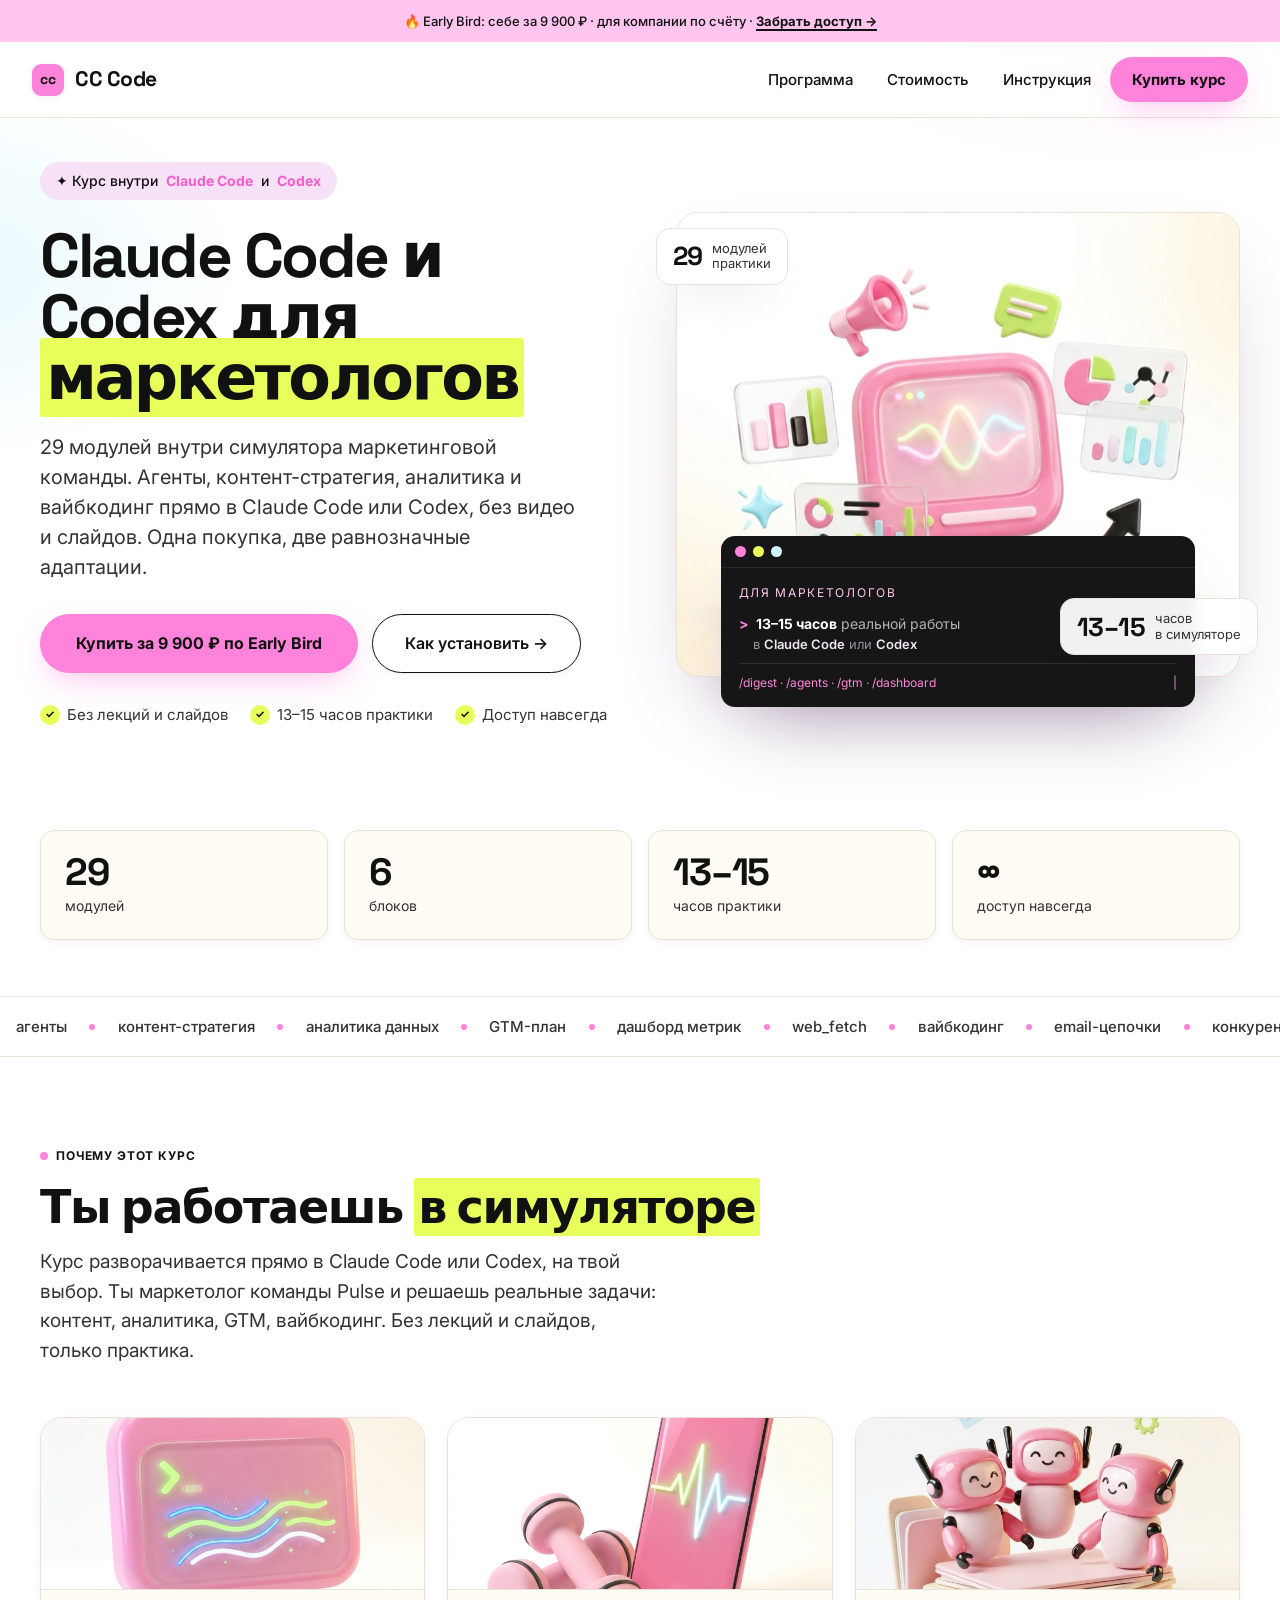
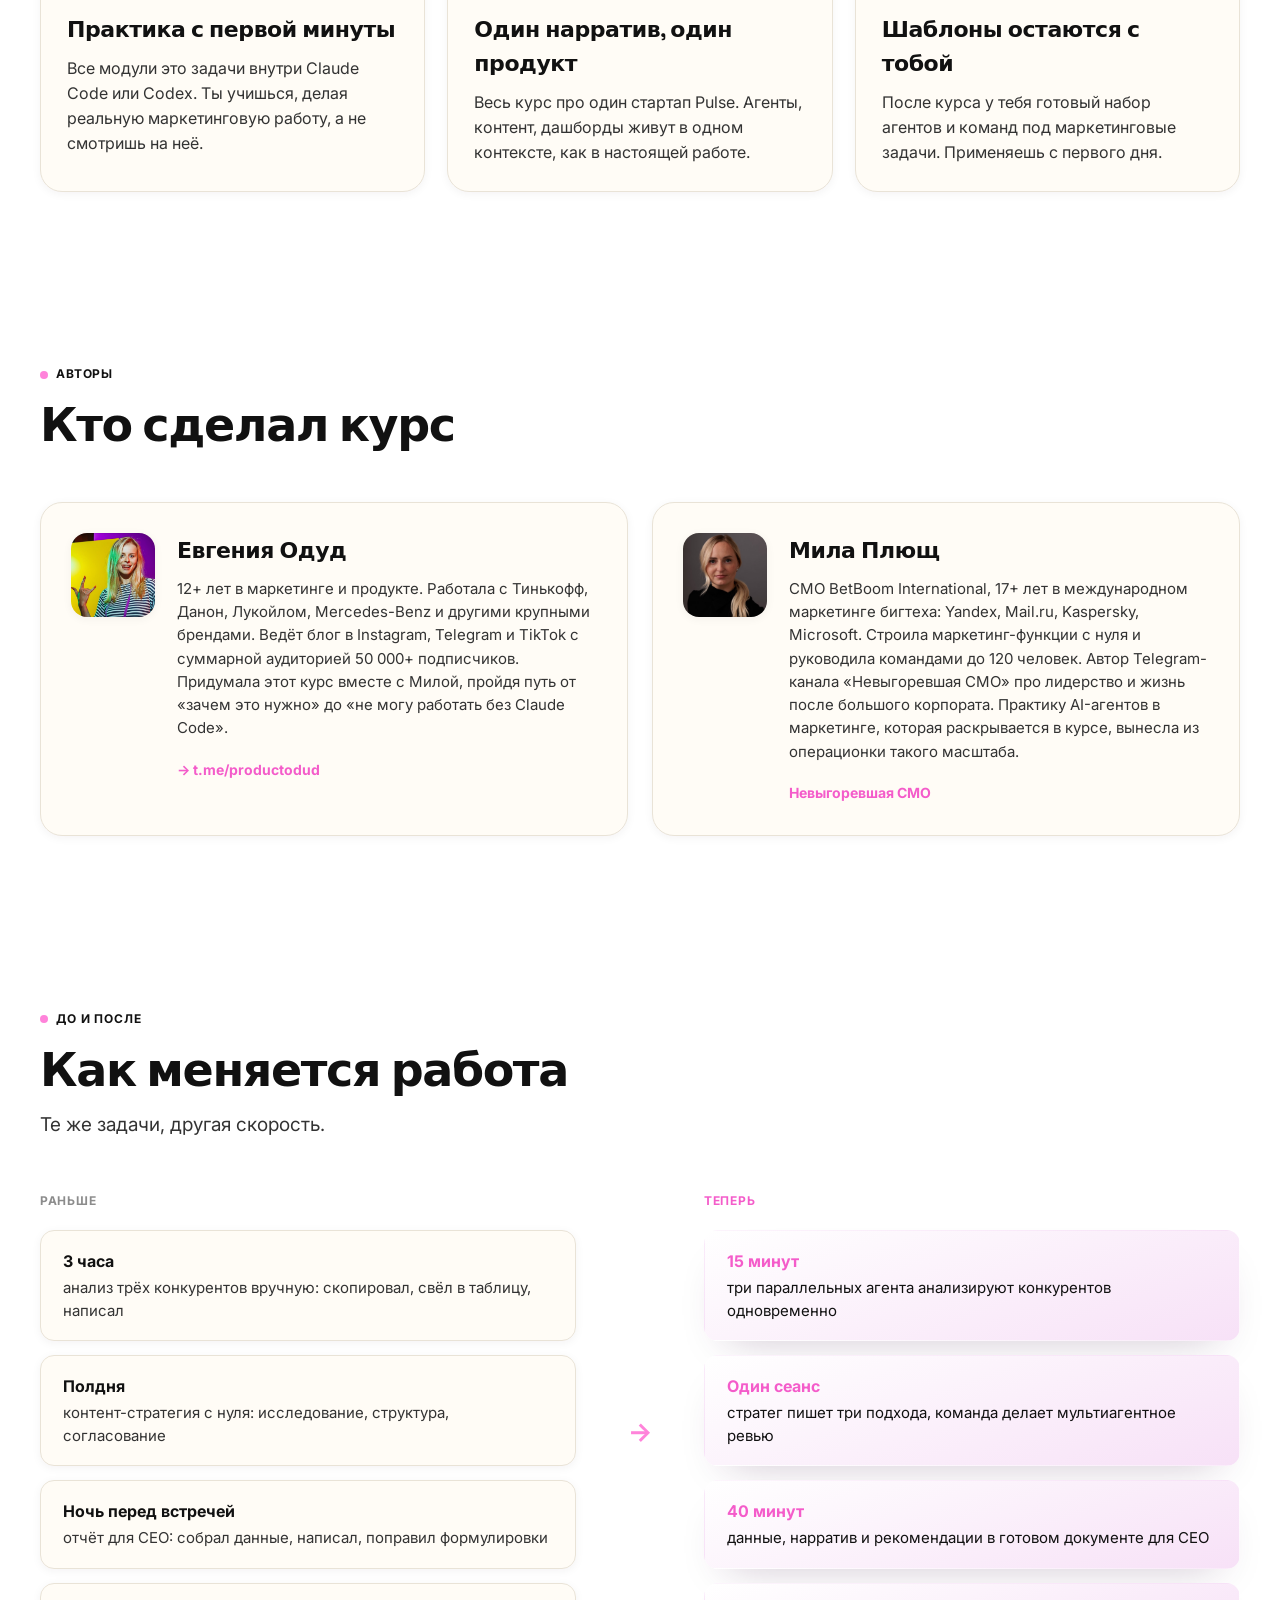
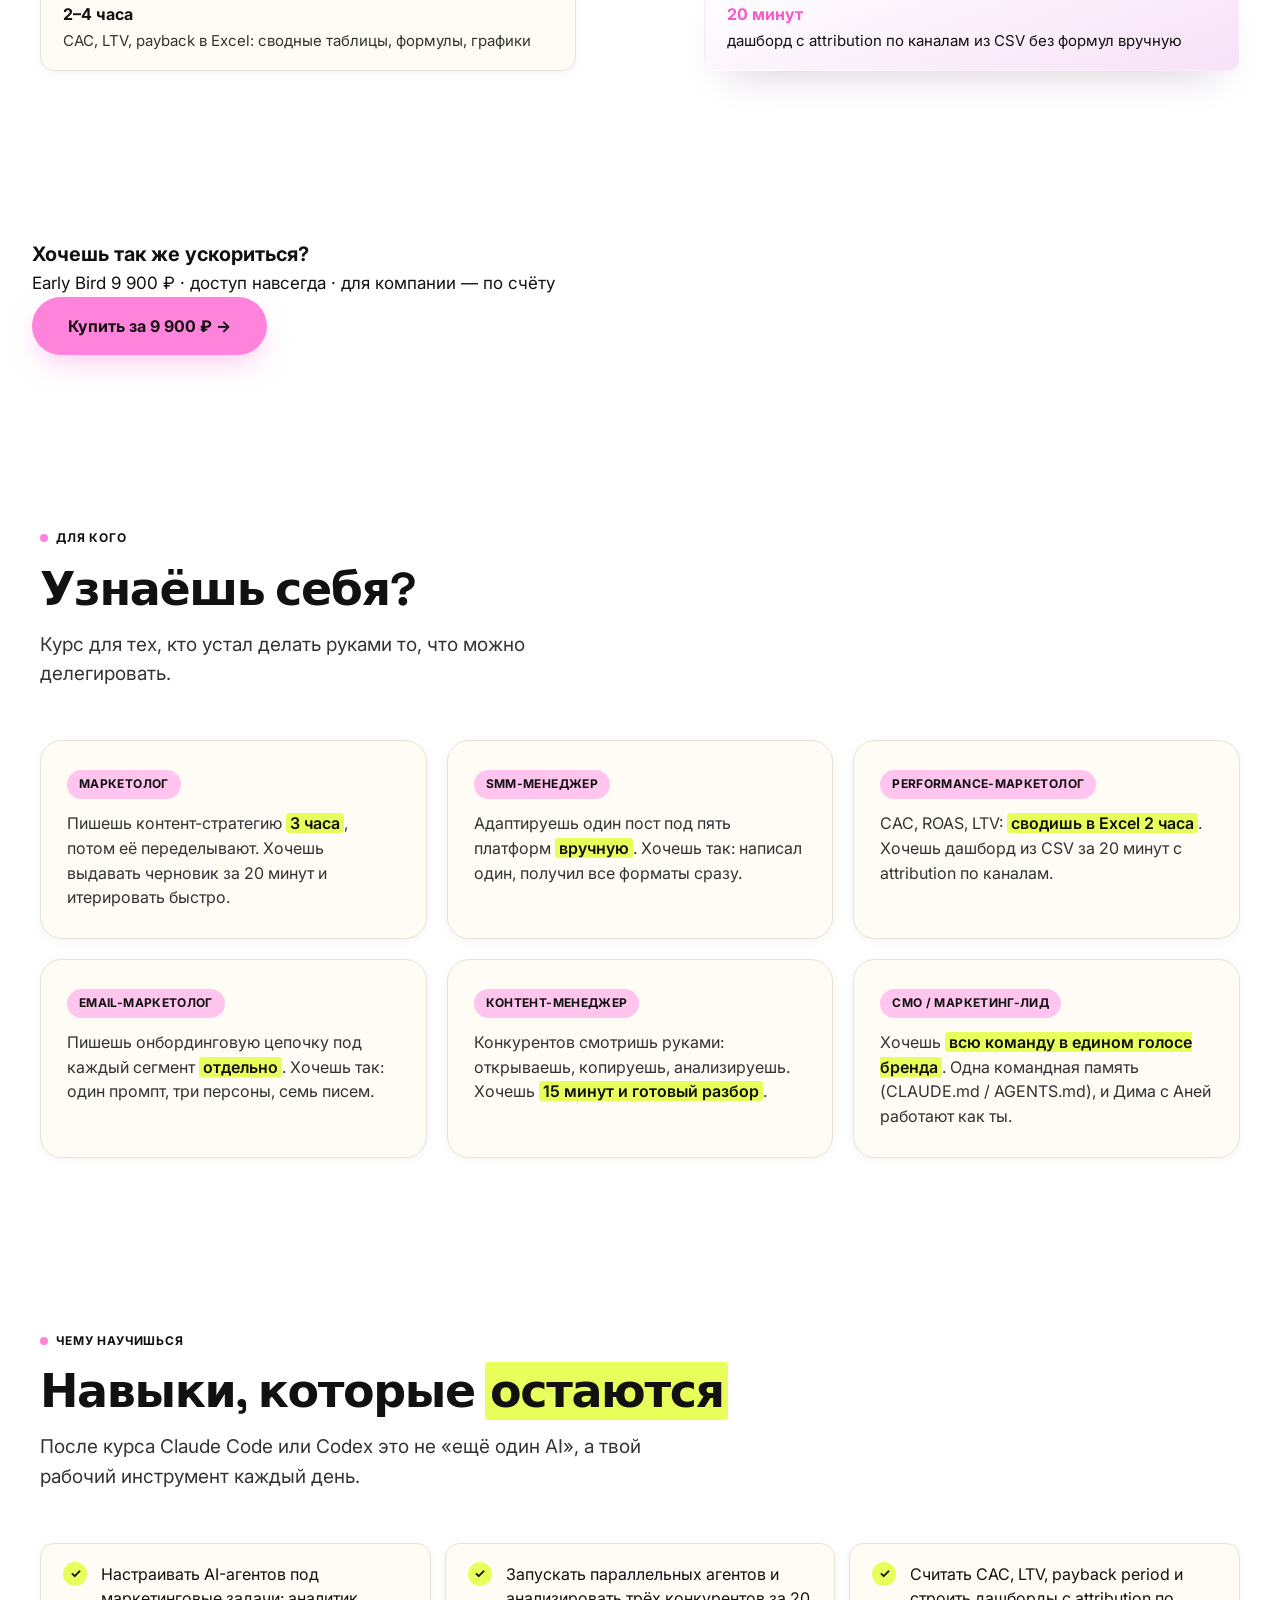
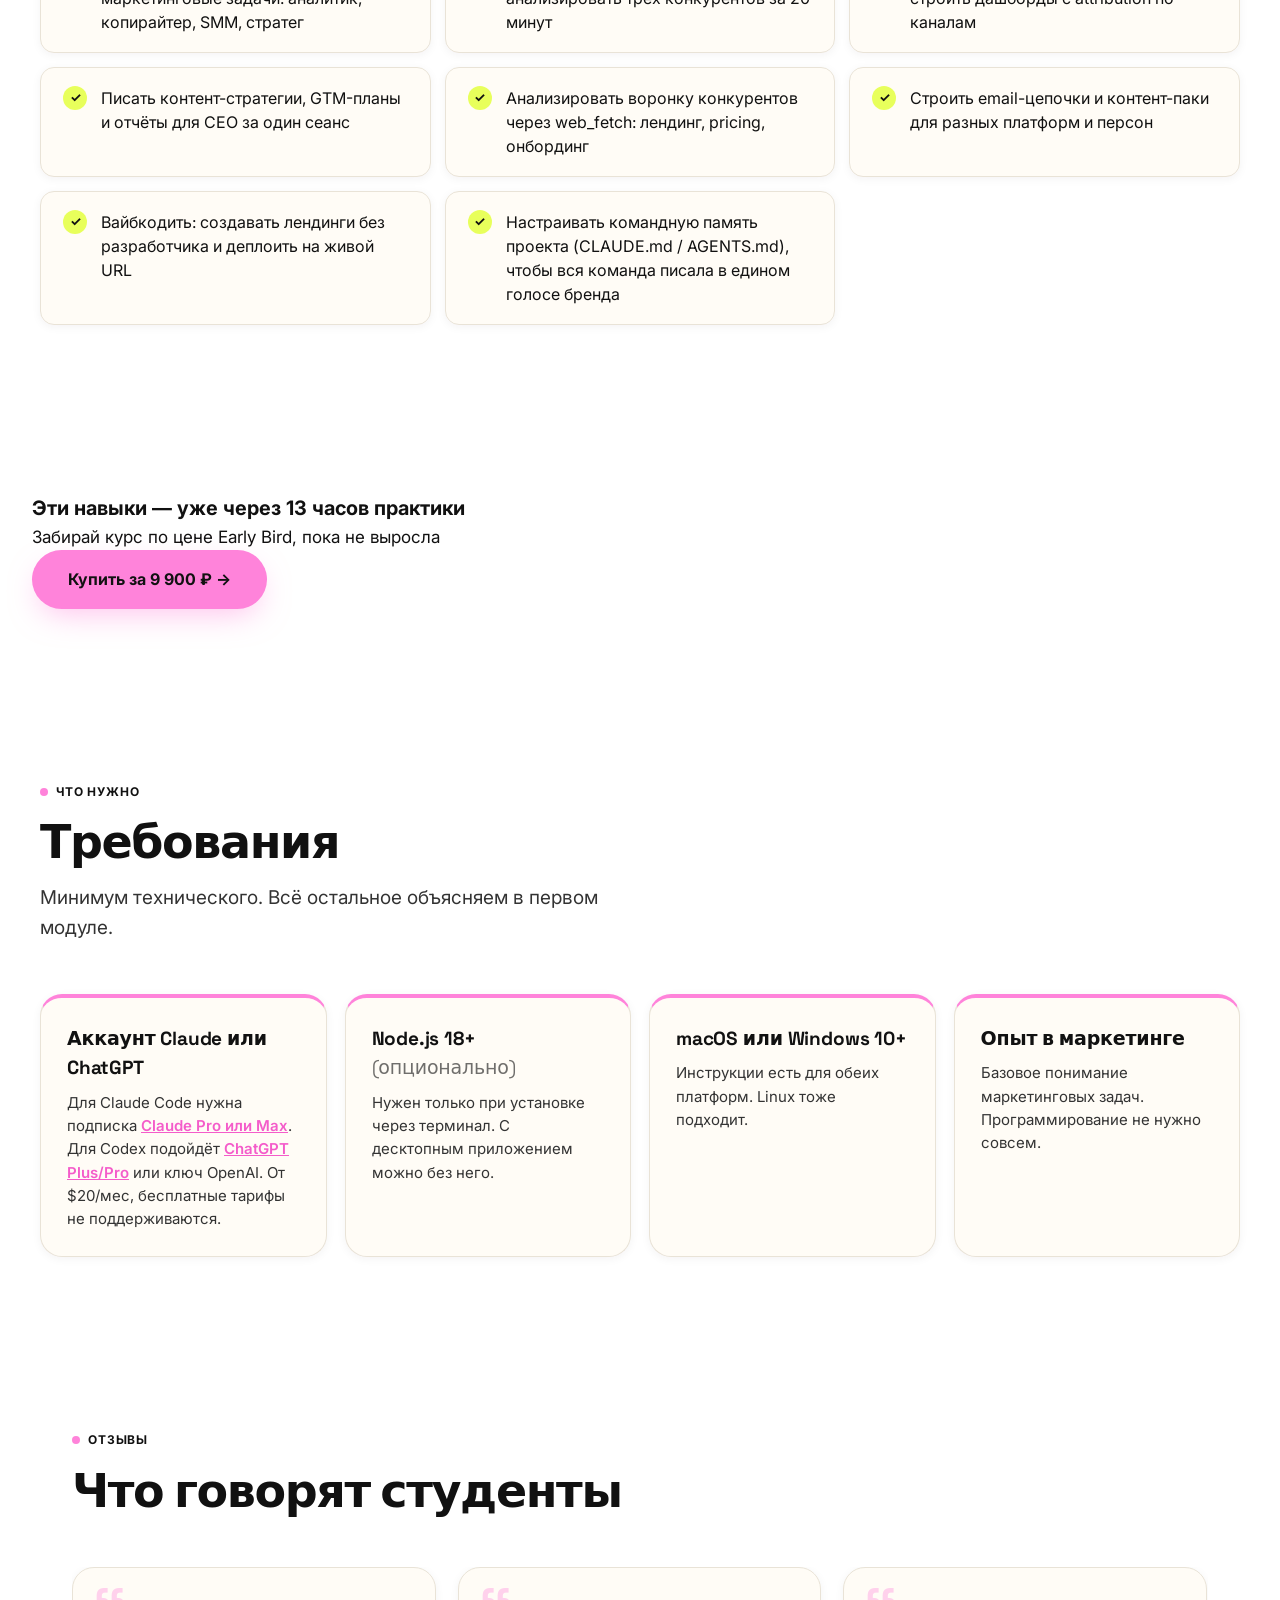
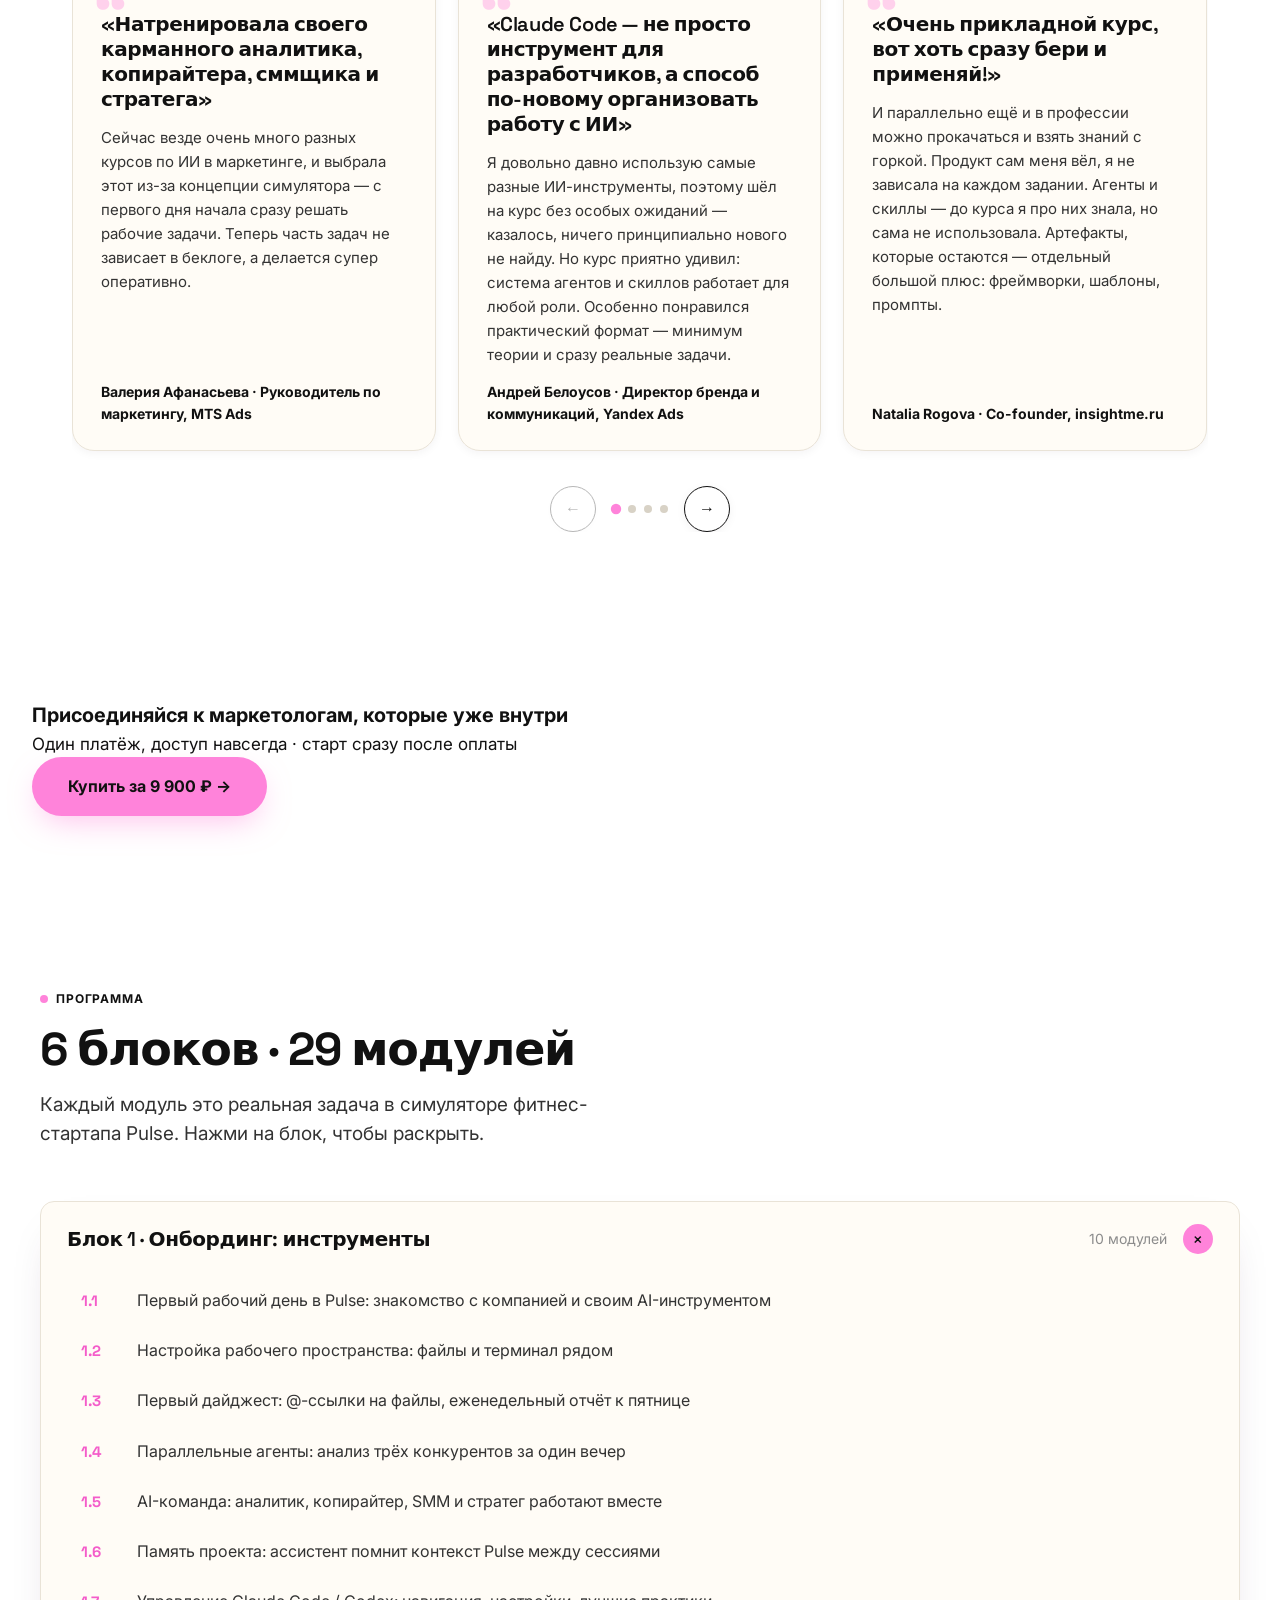
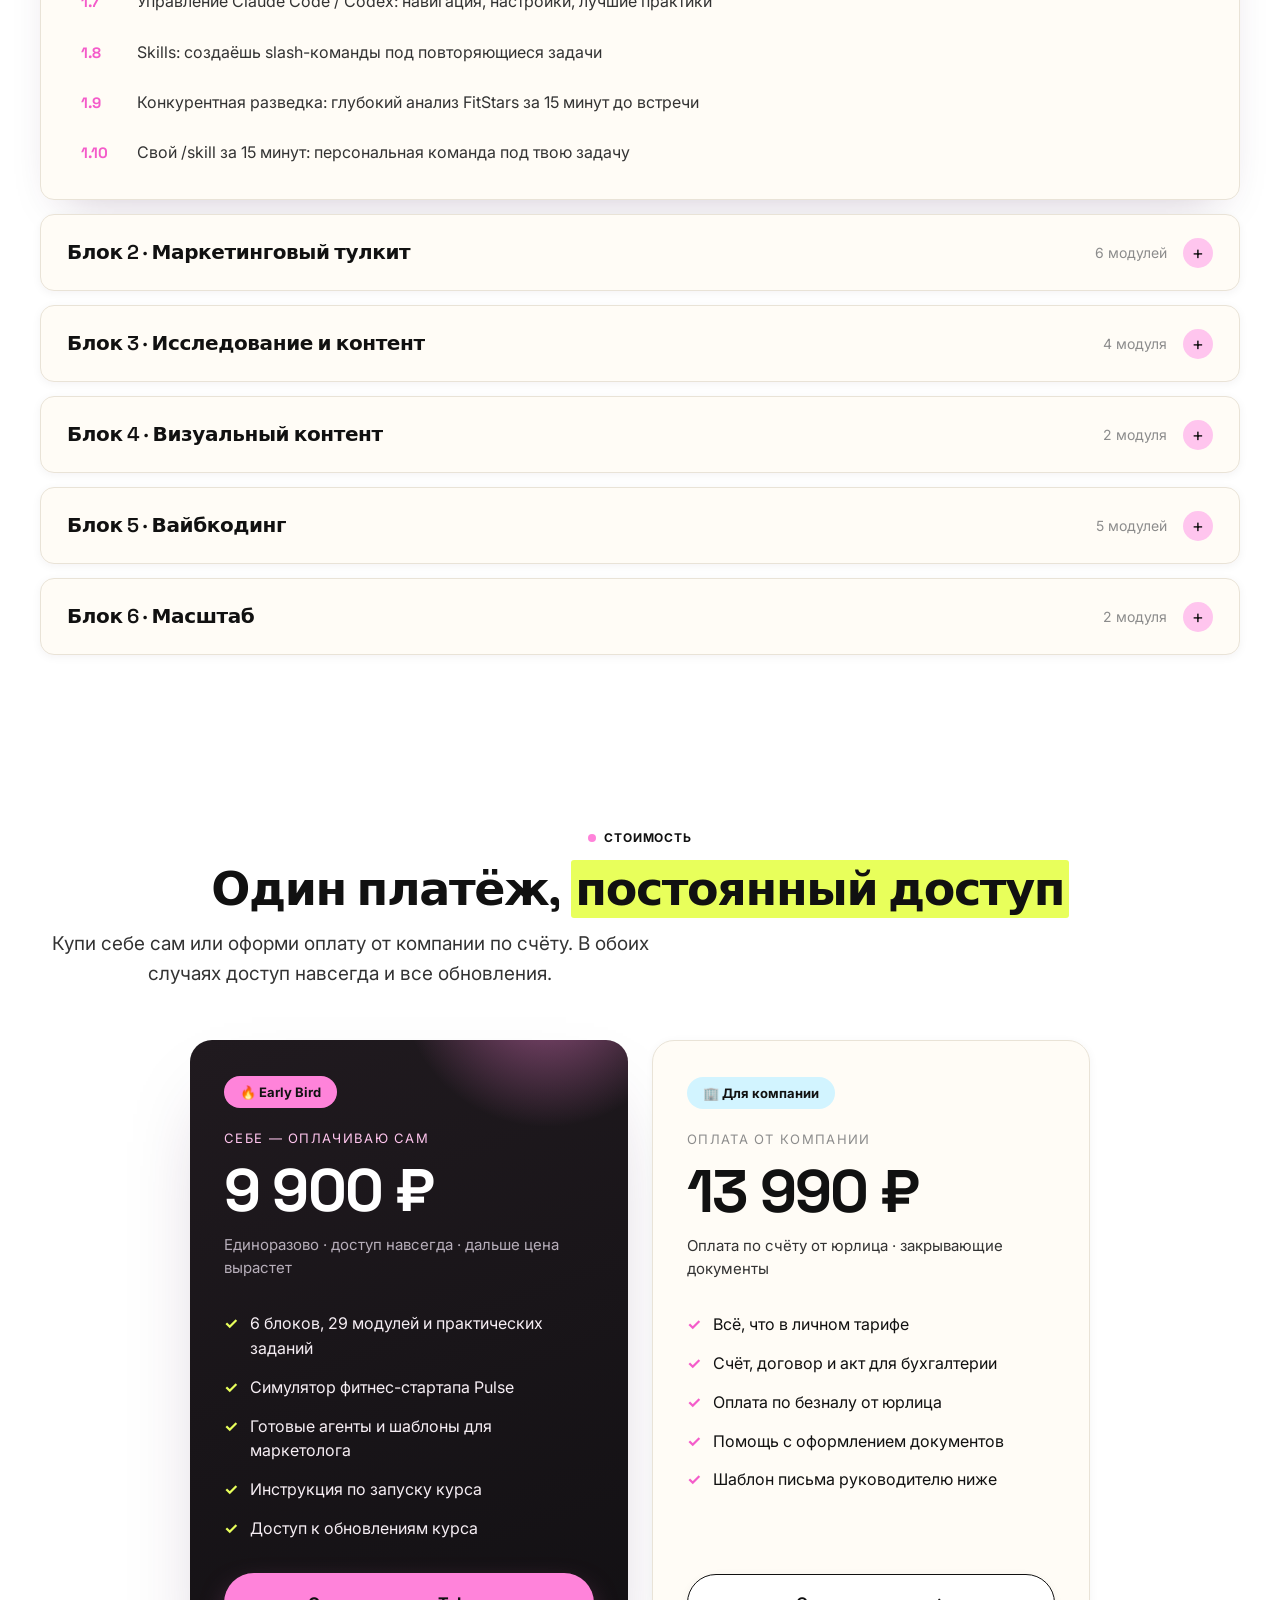
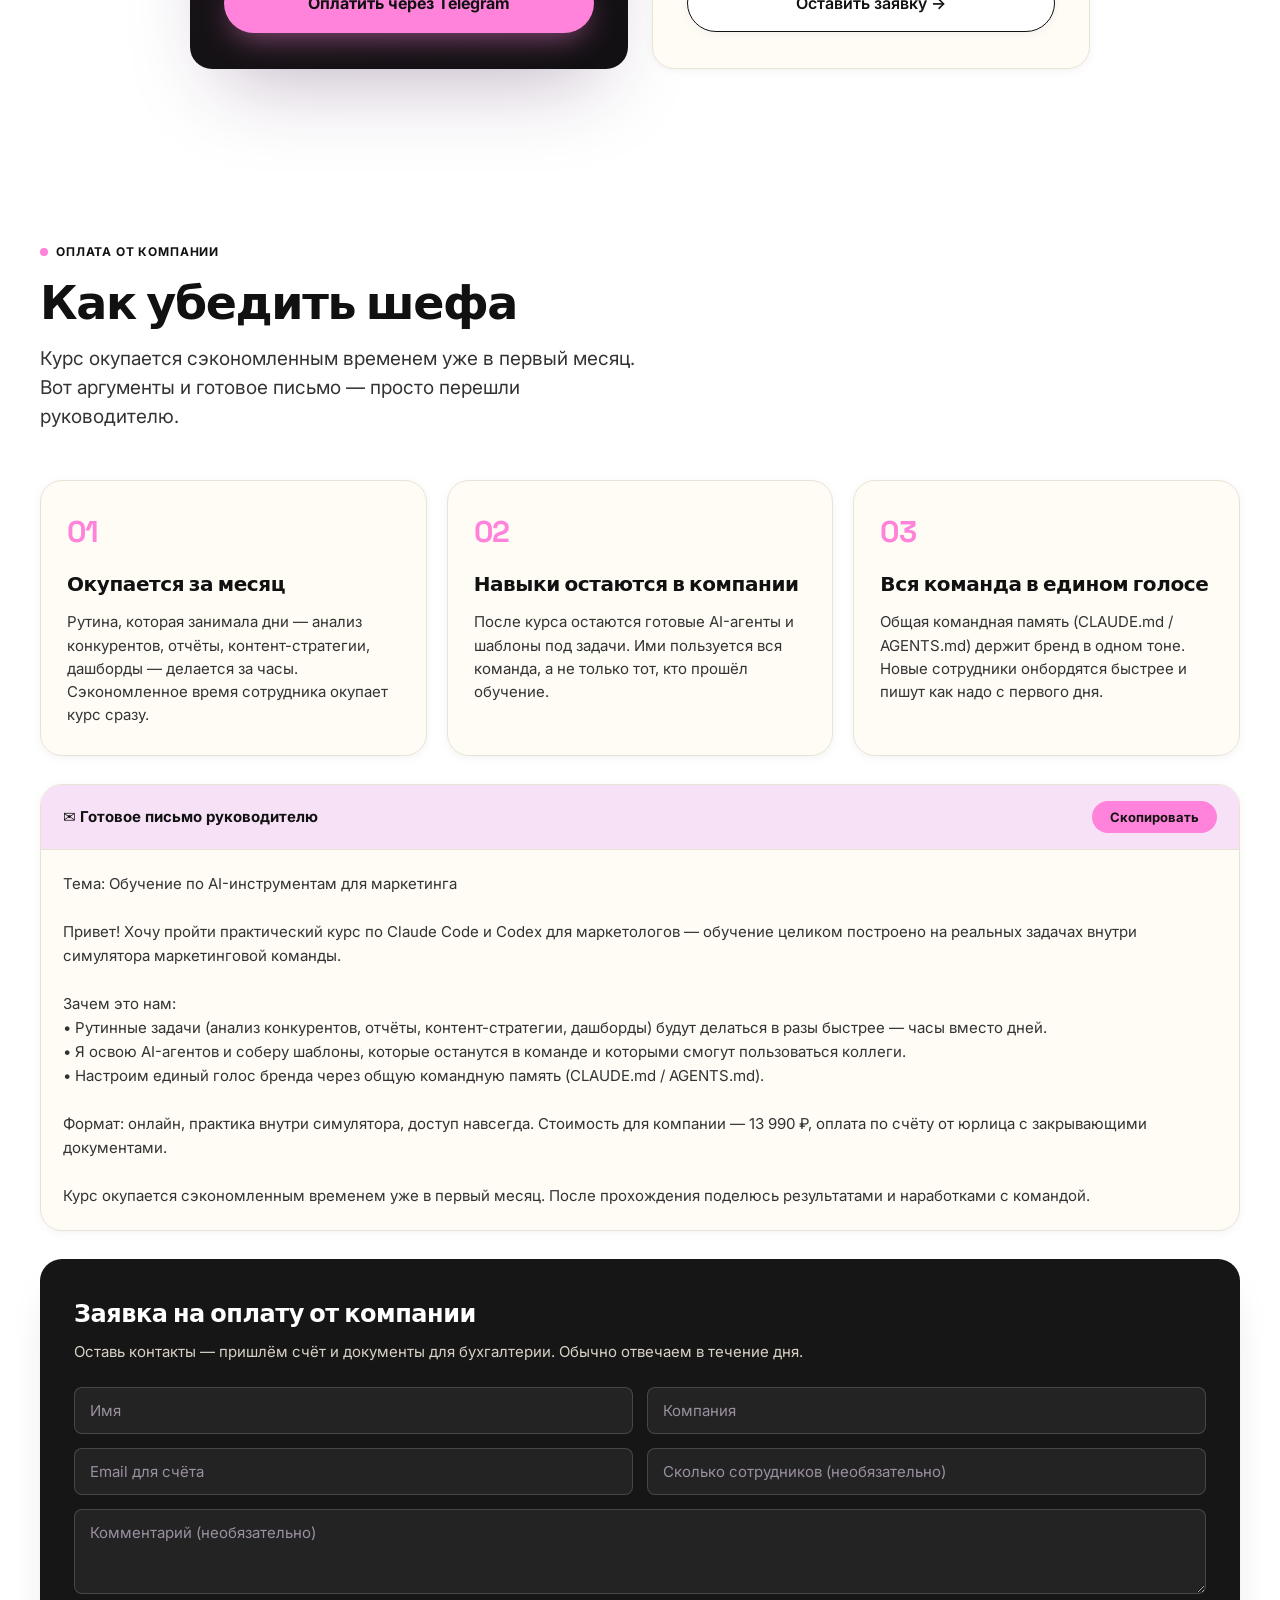
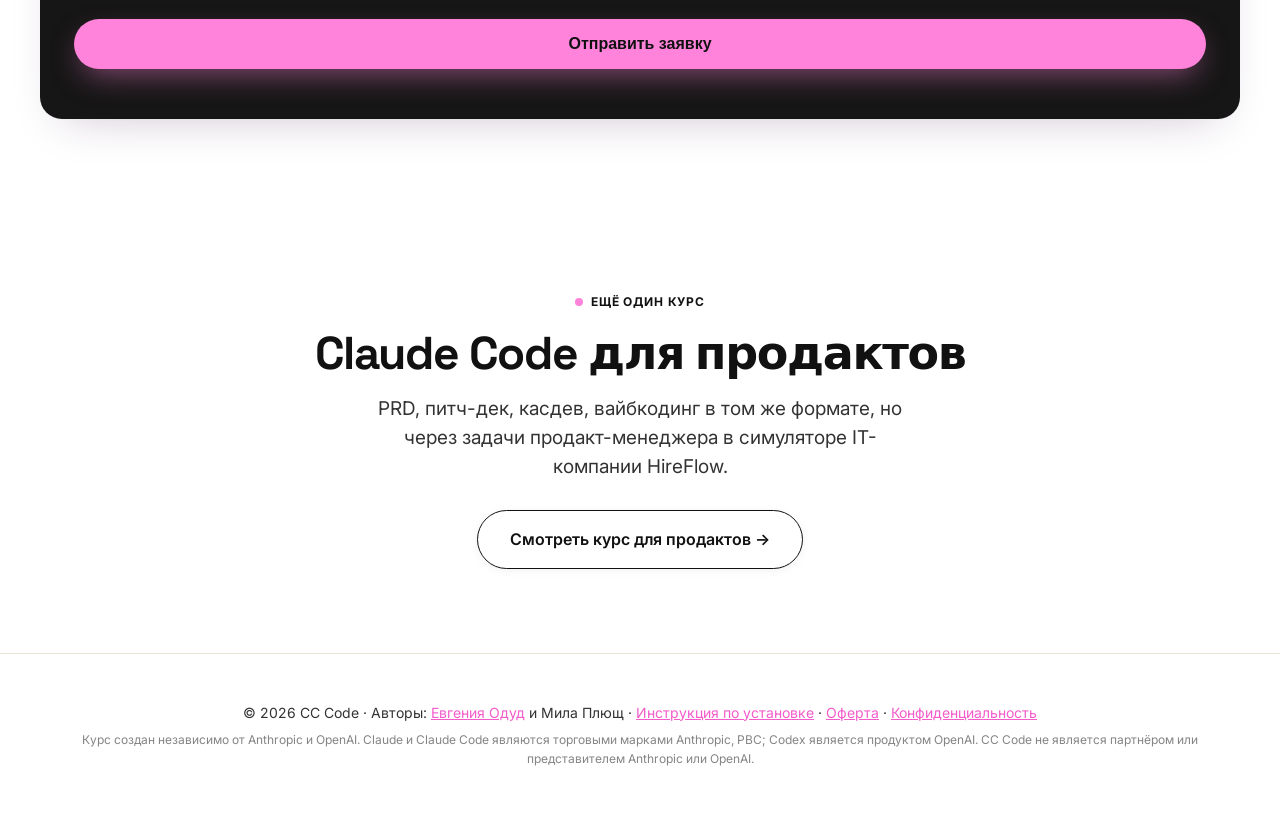
<file: test/index.html>
<!DOCTYPE html>
<html lang="ru">
<head>
  <meta charset="UTF-8" />
  <meta name="viewport" content="width=device-width, initial-scale=1.0" />
  <title>CC Code · Claude Code и Codex для маркетологов</title>
  <meta name="description" content="Практический курс по Claude Code и Codex для маркетологов. Агенты, контент-стратегия, аналитика данных, вайбкодинг. Всё через реальные задачи в симуляторе маркетинговой команды Pulse. Две адаптации, один доступ." />
  <link rel="icon" type="image/svg+xml" href="/test/favicon.svg" />
  <link rel="stylesheet" href="/test/styles-mews.css" />
  <!-- Yandex.Metrika counter -->
  <script type="text/javascript">
    (function(m,e,t,r,i,k,a){
        m[i]=m[i]||function(){(m[i].a=m[i].a||[]).push(arguments)};
        m[i].l=1*new Date();
        for (var j = 0; j < document.scripts.length; j++) {if (document.scripts[j].src === r) { return; }}
        k=e.createElement(t),a=e.getElementsByTagName(t)[0],k.async=1,k.src=r,a.parentNode.insertBefore(k,a)
    })(window, document,'script','https://mc.yandex.ru/metrika/tag.js?id=108214180', 'ym');
    ym(108214180, 'init', {ssr:true, webvisor:true, clickmap:true, ecommerce:"dataLayer", referrer: document.referrer, url: location.href, accurateTrackBounce:true, trackLinks:true});
  </script>
  <noscript><div><img src="https://mc.yandex.ru/watch/108214180" style="position:absolute; left:-9999px;" alt="" /></div></noscript>
  <!-- /Yandex.Metrika counter -->
  <meta property="og:title" content="Claude Code и Codex для маркетологов" />
  <meta property="og:description" content="13–15 часов реальной работы в симуляторе маркетинговой команды. Агенты, контент, аналитика, вайбкодинг. Без видео и слайдов." />
  <meta property="og:image" content="https://odud.marketing/og-cc.png" />
  <meta property="og:image:width" content="1200" />
  <meta property="og:image:height" content="630" />
  <meta property="og:image:alt" content="Claude Code и Codex для маркетологов. Курс CC Code" />
  <meta property="og:url" content="https://odud.marketing" />
  <meta property="og:type" content="website" />
  <meta property="og:locale" content="ru_RU" />
  <meta name="twitter:card" content="summary_large_image" />
  <meta name="twitter:title" content="Claude Code и Codex для маркетологов" />
  <meta name="twitter:description" content="13–15 часов реальной работы в симуляторе. Агенты, контент, аналитика, вайбкодинг прямо в Claude Code или Codex." />
  <meta name="twitter:image" content="https://odud.marketing/og-cc.png" />

  <script type="application/ld+json">
  {
    "@context": "https://schema.org",
    "@graph": [
      {
        "@type": "Course",
        "name": "Claude Code и Codex для маркетологов",
        "description": "Практический курс по Claude Code и Codex для маркетологов. 29 модулей внутри симулятора маркетинговой команды Pulse: агенты, контент-стратегия, аналитика данных, вайбкодинг. Две равнозначные адаптации, один доступ.",
        "url": "https://odud.marketing",
        "image": "https://odud.marketing/og-cc.png",
        "inLanguage": "ru",
        "provider": [
          {
            "@type": "Person",
            "name": "Евгения Панова",
            "url": "https://odud.marketing"
          },
          {
            "@type": "Person",
            "name": "Мила Плющ"
          }
        ],
        "offers": [
          {
            "@type": "Offer",
            "name": "Личный доступ (Early Bird)",
            "price": "9900",
            "priceCurrency": "RUB",
            "availability": "https://schema.org/InStock",
            "url": "https://telegram.me/tribute/app?startapp=sSYP"
          },
          {
            "@type": "Offer",
            "name": "Оплата от компании",
            "price": "13990",
            "priceCurrency": "RUB",
            "availability": "https://schema.org/InStock",
            "url": "https://odud.marketing/#company-form"
          }
        ],
        "hasCourseInstance": {
          "@type": "CourseInstance",
          "courseMode": "online",
          "courseWorkload": "PT15H"
        }
      },
      {
        "@type": "WebSite",
        "name": "CC Code",
        "url": "https://odud.marketing"
      },
      {
        "@type": "Person",
        "name": "Евгения Панова",
        "url": "https://odud.marketing",
        "knowsAbout": ["Маркетинг", "Claude Code", "Codex", "AI-инструменты", "Контент-стратегия"]
      }
    ]
  }
  </script>
</head>
<body>

  <!-- Announcement bar -->
  <div class="announce">
    🔥 Early Bird: себе за 9 900 ₽ · для компании по счёту · <a href="https://telegram.me/tribute/app?startapp=sSYP" onclick="ym(108214180,'reachGoal','onclick')" target="_blank" rel="noopener">Забрать доступ →</a>
  </div>

  <!-- Navigation -->
  <nav class="nav">
    <a href="/test/" class="nav-logo">
      <span class="logo-mark">cc</span>
      CC Code
    </a>
    <div class="nav-links">
      <a href="#modules" class="nav-link">Программа</a>
      <a href="#pricing" class="nav-link">Стоимость</a>
      <a href="/start.html" class="nav-link">Инструкция</a>
      <a href="https://telegram.me/tribute/app?startapp=sSYP" onclick="ym(108214180,'reachGoal','onclick')" class="btn-primary" target="_blank" rel="noopener">Купить курс</a>
    </div>
  </nav>

  <!-- Hero -->
  <section class="hero">
    <div class="hero-inner">
      <div class="hero-content">
        <div class="hero-badge">✦ Курс внутри <b>Claude Code</b> и <b>Codex</b></div>
        <h1>Claude Code и Codex для <span class="hl">маркетологов</span></h1>
        <p>
          29 модулей внутри симулятора маркетинговой команды. Агенты, контент-стратегия,
          аналитика и вайбкодинг прямо в Claude Code или Codex, без видео и слайдов.
          Одна покупка, две равнозначные адаптации.
        </p>
        <div class="hero-ctas">
          <a href="https://telegram.me/tribute/app?startapp=sSYP" onclick="ym(108214180,'reachGoal','onclick')" class="btn-primary btn-large" target="_blank" rel="noopener">
            Купить за 9 900 ₽ по Early Bird
          </a>
          <a href="/start.html" class="btn-secondary btn-large">Как установить →</a>
        </div>
        <div class="hero-meta">
          <span>Без лекций и слайдов</span>
          <span>13–15 часов практики</span>
          <span>Доступ навсегда</span>
        </div>
      </div>

      <div class="hero-visual">
        <div class="hero-visual-card">
          <img class="hero-visual-img" src="/test/img-hero.jpg" alt="" onerror="this.style.display='none'" />
        </div>
        <div class="hero-chip hero-chip--tl">
          <span class="chip-num">29</span>
          <span class="chip-lbl">модулей<br>практики</span>
        </div>
        <div class="hero-chip hero-chip--br">
          <span class="chip-num" style="white-space:nowrap">13–15</span>
          <span class="chip-lbl">часов<br>в симуляторе</span>
        </div>
        <div class="hero-terminal">
          <div class="terminal-chrome">
            <span class="t-dot t-dot-r"></span>
            <span class="t-dot t-dot-y"></span>
            <span class="t-dot t-dot-g"></span>
          </div>
          <div class="terminal-body">
            <div class="t-px-sub">для маркетологов</div>
            <div class="t-desc">
              <div class="t-desc-line">
                <span class="t-prompt">&gt;</span>
                <span><span class="t-bold">13–15 часов</span> <span class="t-muted">реальной работы</span></span>
              </div>
              <div class="t-sub-line">в <strong>Claude Code</strong> или <strong>Codex</strong></div>
            </div>
            <div class="t-divider"></div>
            <div class="t-statusbar">
              <span>/digest · /agents · /gtm · /dashboard</span>
              <span class="t-cursor">|</span>
            </div>
          </div>
        </div>
      </div>
    </div><!-- /hero-inner -->
  </section>

  <!-- Stats bar -->
  <div class="stats-bar">
    <div class="stats-bar-inner">
      <div class="stat-item"><span class="stat-num">29</span><span class="stat-label">модулей</span></div>
      <div class="stat-item"><span class="stat-num">6</span><span class="stat-label">блоков</span></div>
      <div class="stat-item"><span class="stat-num">13–15</span><span class="stat-label">часов практики</span></div>
      <div class="stat-item"><span class="stat-num">∞</span><span class="stat-label">доступ навсегда</span></div>
    </div>
  </div>

  <!-- Marquee -->
  <div class="marquee-wrap">
    <div class="marquee-track">
      <span class="marquee-item">агенты <span class="marquee-dot"></span> контент-стратегия <span class="marquee-dot"></span> аналитика данных <span class="marquee-dot"></span> GTM-план <span class="marquee-dot"></span> дашборд метрик <span class="marquee-dot"></span> web_fetch <span class="marquee-dot"></span> вайбкодинг <span class="marquee-dot"></span> email-цепочки <span class="marquee-dot"></span> конкурентная разведка <span class="marquee-dot"></span> командный CLAUDE.md / AGENTS.md <span class="marquee-dot"></span> параллельные агенты <span class="marquee-dot"></span> CAC · LTV · payback <span class="marquee-dot"></span> Notion · Slack · Sheets <span class="marquee-dot"></span></span>
      <span class="marquee-item">агенты <span class="marquee-dot"></span> контент-стратегия <span class="marquee-dot"></span> аналитика данных <span class="marquee-dot"></span> GTM-план <span class="marquee-dot"></span> дашборд метрик <span class="marquee-dot"></span> web_fetch <span class="marquee-dot"></span> вайбкодинг <span class="marquee-dot"></span> email-цепочки <span class="marquee-dot"></span> конкурентная разведка <span class="marquee-dot"></span> командный CLAUDE.md / AGENTS.md <span class="marquee-dot"></span> параллельные агенты <span class="marquee-dot"></span> CAC · LTV · payback <span class="marquee-dot"></span> Notion · Slack · Sheets <span class="marquee-dot"></span></span>
    </div>
  </div>

  <!-- Why different -->
  <section>
    <div class="container">
      <div class="section-label">Почему этот курс</div>
      <h2 class="section-title">Ты работаешь <span class="hl">в симуляторе</span></h2>
      <p class="section-subtitle">Курс разворачивается прямо в Claude Code или Codex, на твой выбор. Ты маркетолог команды Pulse и решаешь реальные задачи: контент, аналитика, GTM, вайбкодинг. Без лекций и слайдов, только практика.</p>
      <div class="why-grid">
        <div class="why-card">
          <div class="why-media"><img src="/test/img-why-1.jpg" alt="" onerror="this.style.display='none'" /></div>
          <div class="why-body">
            <h3>Практика с первой минуты</h3>
            <p>Все модули это задачи внутри Claude Code или Codex. Ты учишься, делая реальную маркетинговую работу, а не смотришь на неё.</p>
          </div>
        </div>
        <div class="why-card">
          <div class="why-media"><img src="/test/img-why-2.jpg" alt="" onerror="this.style.display='none'" /></div>
          <div class="why-body">
            <h3>Один нарратив, один продукт</h3>
            <p>Весь курс про один стартап Pulse. Агенты, контент, дашборды живут в одном контексте, как в настоящей работе.</p>
          </div>
        </div>
        <div class="why-card">
          <div class="why-media"><img src="/test/img-why-3.jpg" alt="" onerror="this.style.display='none'" /></div>
          <div class="why-body">
            <h3>Шаблоны остаются с тобой</h3>
            <p>После курса у тебя готовый набор агентов и команд под маркетинговые задачи. Применяешь с первого дня.</p>
          </div>
        </div>
      </div>
    </div>
  </section>

  <!-- Authors -->
  <section>
    <div class="container">
      <div class="section-label">Авторы</div>
      <h2 class="section-title">Кто сделал курс</h2>
      <div class="authors-grid">
        <div class="author-card">
          <img src="/test/img-author.jpg" alt="Евгения Одуд" class="author-avatar" />
          <div class="author-info">
            <h3>Евгения Одуд</h3>
            <p>
              12+ лет в маркетинге и продукте. Работала с Тинькофф, Данон, Лукойлом, Mercedes-Benz и другими крупными брендами. Ведёт блог в Instagram, Telegram и TikTok с суммарной аудиторией 50 000+ подписчиков. Придумала этот курс вместе с Милой, пройдя путь от «зачем это нужно» до «не могу работать без Claude Code».
            </p>
            <a href="https://t.me/productodud" class="author-link" target="_blank" rel="noopener">→ t.me/productodud</a>
          </div>
        </div>
        <div class="author-card">
          <img src="/test/img-mila.jpg" alt="Мила Плющ" class="author-avatar" style="object-position: center 20%;" />
          <div class="author-info">
            <h3>Мила Плющ</h3>
            <p>
              CMO BetBoom International, 17+ лет в международном маркетинге бигтеха: Yandex, Mail.ru, Kaspersky, Microsoft. Строила маркетинг-функции с нуля и руководила командами до 120 человек. Автор Telegram-канала «Невыгоревшая СМО» про лидерство и жизнь после большого корпората. Практику AI-агентов в маркетинге, которая раскрывается в курсе, вынесла из операционки такого масштаба.
            </p>
            <span class="author-link">Невыгоревшая СМО</span>
          </div>
        </div>
      </div>
    </div>
  </section>

  <!-- Before / After -->
  <section>
    <div class="container">
      <div class="section-label">До и после</div>
      <h2 class="section-title">Как меняется работа</h2>
      <p class="section-subtitle">Те же задачи, другая скорость.</p>
      <div class="ba-grid">
        <div class="ba-col">
          <div class="ba-col-header">Раньше</div>
          <div class="ba-row">
            <div class="ba-item bad"><strong>3 часа</strong>анализ трёх конкурентов вручную: скопировал, свёл в таблицу, написал</div>
            <div class="ba-item bad"><strong>Полдня</strong>контент-стратегия с нуля: исследование, структура, согласование</div>
            <div class="ba-item bad"><strong>Ночь перед встречей</strong>отчёт для CEO: собрал данные, написал, поправил формулировки</div>
            <div class="ba-item bad"><strong>2–4 часа</strong>CAC, LTV, payback в Excel: сводные таблицы, формулы, графики</div>
          </div>
        </div>
        <div class="ba-arrow">→</div>
        <div class="ba-col after">
          <div class="ba-col-header">Теперь</div>
          <div class="ba-row">
            <div class="ba-item good"><strong>15 минут</strong>три параллельных агента анализируют конкурентов одновременно</div>
            <div class="ba-item good"><strong>Один сеанс</strong>стратег пишет три подхода, команда делает мультиагентное ревью</div>
            <div class="ba-item good"><strong>40 минут</strong>данные, нарратив и рекомендации в готовом документе для CEO</div>
            <div class="ba-item good"><strong>20 минут</strong>дашборд с attribution по каналам из CSV без формул вручную</div>
          </div>
        </div>
      </div>
    </div>
  </section>

  <!-- CTA band -->
  <section class="cta-section">
    <div class="cta-band">
      <div class="cta-band-text">
        <h3>Хочешь так же ускориться?</h3>
        <p>Early Bird 9 900 ₽ · доступ навсегда · для компании — по счёту</p>
      </div>
      <a href="https://telegram.me/tribute/app?startapp=sSYP" onclick="ym(108214180,'reachGoal','onclick')" class="btn-primary btn-large" target="_blank" rel="noopener">Купить за 9 900 ₽ →</a>
    </div>
  </section>

  <!-- For whom: pain points -->
  <section>
    <div class="container">
      <div class="section-label">Для кого</div>
      <h2 class="section-title">Узнаёшь себя?</h2>
      <p class="section-subtitle">Курс для тех, кто устал делать руками то, что можно делегировать.</p>
      <div class="pain-grid">
        <div class="pain-card"><div class="pain-role">Маркетолог</div><div class="pain-text">Пишешь контент-стратегию <em>3 часа</em>, потом её переделывают. Хочешь выдавать черновик за 20 минут и итерировать быстро.</div></div>
        <div class="pain-card"><div class="pain-role">SMM-менеджер</div><div class="pain-text">Адаптируешь один пост под пять платформ <em>вручную</em>. Хочешь так: написал один, получил все форматы сразу.</div></div>
        <div class="pain-card"><div class="pain-role">Performance-маркетолог</div><div class="pain-text">CAC, ROAS, LTV: <em>сводишь в Excel 2 часа</em>. Хочешь дашборд из CSV за 20 минут с attribution по каналам.</div></div>
        <div class="pain-card"><div class="pain-role">Email-маркетолог</div><div class="pain-text">Пишешь онбординговую цепочку под каждый сегмент <em>отдельно</em>. Хочешь так: один промпт, три персоны, семь писем.</div></div>
        <div class="pain-card"><div class="pain-role">Контент-менеджер</div><div class="pain-text">Конкурентов смотришь руками: открываешь, копируешь, анализируешь. Хочешь <em>15 минут и готовый разбор</em>.</div></div>
        <div class="pain-card"><div class="pain-role">CMO / Маркетинг-лид</div><div class="pain-text">Хочешь <em>всю команду в едином голосе бренда</em>. Одна командная память (CLAUDE.md / AGENTS.md), и Дима с Аней работают как ты.</div></div>
      </div>
    </div>
  </section>

  <!-- What you'll learn -->
  <section>
    <div class="container">
      <div class="section-label">Чему научишься</div>
      <h2 class="section-title">Навыки, которые <span class="hl">остаются</span></h2>
      <p class="section-subtitle">После курса Claude Code или Codex это не «ещё один AI», а твой рабочий инструмент каждый день.</p>
      <ul class="learn-list">
        <li><span class="check">✓</span> Настраивать AI-агентов под маркетинговые задачи: аналитик, копирайтер, SMM, стратег</li>
        <li><span class="check">✓</span> Запускать параллельных агентов и анализировать трёх конкурентов за 20 минут</li>
        <li><span class="check">✓</span> Считать CAC, LTV, payback period и строить дашборды с attribution по каналам</li>
        <li><span class="check">✓</span> Писать контент-стратегии, GTM-планы и отчёты для CEO за один сеанс</li>
        <li><span class="check">✓</span> Анализировать воронку конкурентов через web_fetch: лендинг, pricing, онбординг</li>
        <li><span class="check">✓</span> Строить email-цепочки и контент-паки для разных платформ и персон</li>
        <li><span class="check">✓</span> Вайбкодить: создавать лендинги без разработчика и деплоить на живой URL</li>
        <li><span class="check">✓</span> Настраивать командную память проекта (CLAUDE.md / AGENTS.md), чтобы вся команда писала в едином голосе бренда</li>
      </ul>
    </div>
  </section>

  <!-- CTA band -->
  <section class="cta-section">
    <div class="cta-band">
      <div class="cta-band-text">
        <h3>Эти навыки — уже через 13 часов практики</h3>
        <p>Забирай курс по цене Early Bird, пока не выросла</p>
      </div>
      <a href="https://telegram.me/tribute/app?startapp=sSYP" onclick="ym(108214180,'reachGoal','onclick')" class="btn-primary btn-large" target="_blank" rel="noopener">Купить за 9 900 ₽ →</a>
    </div>
  </section>

  <!-- Requirements -->
  <section id="requirements">
    <div class="container">
      <div class="section-label">Что нужно</div>
      <h2 class="section-title">Требования</h2>
      <p class="section-subtitle">Минимум технического. Всё остальное объясняем в первом модуле.</p>
      <div class="req-grid">
        <div class="req-card">
          <div class="req-name">Аккаунт Claude или ChatGPT</div>
          <div class="req-detail">Для Claude Code нужна подписка <a href="https://claude.ai" target="_blank" rel="noopener">Claude Pro или Max</a>. Для Codex подойдёт <a href="https://chatgpt.com" target="_blank" rel="noopener">ChatGPT Plus/Pro</a> или ключ OpenAI. От $20/мес, бесплатные тарифы не поддерживаются.</div>
        </div>
        <div class="req-card">
          <div class="req-name">Node.js 18+ <span style="font-weight:400; opacity:0.6">(опционально)</span></div>
          <div class="req-detail">Нужен только при установке через терминал. С десктопным приложением можно без него.</div>
        </div>
        <div class="req-card">
          <div class="req-name">macOS или Windows 10+</div>
          <div class="req-detail">Инструкции есть для обеих платформ. Linux тоже подходит.</div>
        </div>
        <div class="req-card">
          <div class="req-name">Опыт в маркетинге</div>
          <div class="req-detail">Базовое понимание маркетинговых задач. Программирование не нужно совсем.</div>
        </div>
      </div>
    </div>
  </section>

  <!-- Reviews -->
  <section class="reviews-section">
    <div class="container">
      <div class="section-label">Отзывы</div>
      <h2 class="section-title">Что говорят студенты</h2>
      <div class="reviews-slider-wrap">
        <div class="reviews-track" id="reviewsTrack">
        <div class="review-card">
          <div class="review-quote">«Натренировала своего карманного аналитика, копирайтера, сммщика и стратега»</div>
          <div class="review-full">Сейчас везде очень много разных курсов по ИИ в маркетинге, и выбрала этот из-за концепции симулятора — с первого дня начала сразу решать рабочие задачи. Теперь часть задач не зависает в беклоге, а делается супер оперативно.</div>
          <div class="review-author">Валерия Афанасьева · Руководитель по маркетингу, MTS Ads</div>
        </div>
        <div class="review-card">
          <div class="review-quote">«Claude Code — не просто инструмент для разработчиков, а способ по-новому организовать работу с ИИ»</div>
          <div class="review-full">Я довольно давно использую самые разные ИИ-инструменты, поэтому шёл на курс без особых ожиданий — казалось, ничего принципиально нового не найду. Но курс приятно удивил: система агентов и скиллов работает для любой роли. Особенно понравился практический формат — минимум теории и сразу реальные задачи.</div>
          <div class="review-author">Андрей Белоусов · Директор бренда и коммуникаций, Yandex Ads</div>
        </div>
        <div class="review-card">
          <div class="review-quote">«Очень прикладной курс, вот хоть сразу бери и применяй!»</div>
          <div class="review-full">И параллельно ещё и в профессии можно прокачаться и взять знаний с горкой. Продукт сам меня вёл, я не зависала на каждом задании. Агенты и скиллы — до курса я про них знала, но сама не использовала. Артефакты, которые остаются — отдельный большой плюс: фреймворки, шаблоны, промпты.</div>
          <div class="review-author">Natalia Rogova · Co-founder, insightme.ru</div>
        </div>
        <div class="review-card">
          <div class="review-quote">«Закончила не отрываясь за 2 дня — использую терминал, генерирую картинки, оркестрирую агентами»</div>
          <div class="review-full">Я уже молчу про автоматизацию репортов, контент-стратегий и дайджестов. Создала md файлы про свою компанию, скилы и настроила процессы! Это просто бомба и будущее эдтеха! Формат учись сразу на рабочих кейсах безумный!</div>
          <div class="review-author">Елена Белык · PMM, Booking</div>
        </div>
        <div class="review-card">
          <div class="review-quote">«Поняла что такое агенты, перестала бояться этого слова»</div>
          <div class="review-full">Смогла делать маркетинговые исследования для стартапа который пришёл на консалтинг в четыре руки. Никогда ещё так быстро не получалось собрать информацию, причём исчерпывающую. Настроила себе файлы about Me, научила Клода писать моими словами.</div>
          <div class="review-author">Aleksandra Kochanova · Product Advisor, автор <a href="https://t.me/product_and_life" target="_blank" rel="noopener">@product_and_life</a></div>
        </div>
        <div class="review-card">
          <div class="review-quote">«Сейчас на втором модуле и уже в восторге 🔥»</div>
          <div class="review-full">Очень крутой формат, которого пока нет на рынке, многое уже забрала в свою рабочую рутину. Спасибо 🙌</div>
          <div class="review-author">Anastasiia Ivanchenko · Senior Product Manager</div>
        </div>
        <div class="review-card">
          <div class="review-quote">«Концентрат must-have инструментов для маркетолога, без воды и лишнего хайпа»</div>
          <div class="review-full">Отлично заходит, чтобы быстро онбордить команду в ИИ и выровнять скиллсет. После курса есть уверенность, что у всех закрыт базовый набор инструментов. Командный CLAUDE.md сразу применили — теперь все пишут в одном голосе бренда.</div>
          <div class="review-author">Игнат Зайончковский · CPO, bothelp.io</div>
        </div>
        <div class="review-card">
          <div class="review-quote">«Долго откладывал практику с агентами — здесь наконец поработал руками»</div>
          <div class="review-full">Сначала было непонятно что делать, но в какой-то момент приходит понимание и процесс начинает приносить удовольствие. Дашборд метрик и анализ воронки конкурентов — вещи которые раньше занимали день, теперь делаю за час.</div>
          <div class="review-author">Кирилл Якунин · Маркетолог, Kadrout</div>
        </div>
        <div class="review-card">
          <div class="review-quote">«Прошла за выходные, сегодня уже почти все инструменты использовала на работе»</div>
          <div class="review-full">Мне курс очень понравился, прошла за выходные, сегодня уже почти все инструменты использовала на работе. Спасибо!</div>
          <div class="review-author">Natalia Slavina · Руководитель IT-департамента</div>
        </div>
        <div class="review-card">
          <div class="review-quote">«Курс великолепнейший — это уже новый мир»</div>
          <div class="review-full">Море благодарностей. Я ещё на модуле 1.6, но это уже новый мир. Когда вижу образ как это может работать, быстро могу переложить на свои задачи. Спасибо за это чудо 🙌</div>
          <div class="review-author">Julia · CFO</div>
        </div>
        </div><!-- /reviews-track -->
        <div class="reviews-nav">
          <button class="rev-prev" onclick="slideReviews(-1)">←</button>
          <div class="rev-dots" id="revDots"></div>
          <button class="rev-next" onclick="slideReviews(1)">→</button>
        </div>
      </div>
    </div>
  </section>

  <!-- CTA band -->
  <section class="cta-section">
    <div class="cta-band">
      <div class="cta-band-text">
        <h3>Присоединяйся к маркетологам, которые уже внутри</h3>
        <p>Один платёж, доступ навсегда · старт сразу после оплаты</p>
      </div>
      <a href="https://telegram.me/tribute/app?startapp=sSYP" onclick="ym(108214180,'reachGoal','onclick')" class="btn-primary btn-large" target="_blank" rel="noopener">Купить за 9 900 ₽ →</a>
    </div>
  </section>

  <!-- Modules -->
  <section class="modules-section" id="modules">
    <div class="container">
      <div class="section-label">Программа</div>
      <h2 class="section-title">6 блоков · 29 модулей</h2>
      <p class="section-subtitle">Каждый модуль это реальная задача в симуляторе фитнес-стартапа Pulse. Нажми на блок, чтобы раскрыть.</p>
      <div class="accordion">

        <div class="acc-item open">
          <div class="acc-header" onclick="toggleAcc(this)">
            <span class="acc-title">Блок 1 · Онбординг: инструменты</span>
            <span class="acc-meta">10 модулей</span>
            <span class="acc-icon">+</span>
          </div>
          <div class="acc-body">
            <div class="acc-module-list">
              <div class="acc-module-item"><span class="acc-module-num">1.1</span><span class="acc-module-title">Первый рабочий день в Pulse: знакомство с компанией и своим AI-инструментом</span></div>
              <div class="acc-module-item"><span class="acc-module-num">1.2</span><span class="acc-module-title">Настройка рабочего пространства: файлы и терминал рядом</span></div>
              <div class="acc-module-item"><span class="acc-module-num">1.3</span><span class="acc-module-title">Первый дайджест: @-ссылки на файлы, еженедельный отчёт к пятнице</span></div>
              <div class="acc-module-item"><span class="acc-module-num">1.4</span><span class="acc-module-title">Параллельные агенты: анализ трёх конкурентов за один вечер</span></div>
              <div class="acc-module-item"><span class="acc-module-num">1.5</span><span class="acc-module-title">AI-команда: аналитик, копирайтер, SMM и стратег работают вместе</span></div>
              <div class="acc-module-item"><span class="acc-module-num">1.6</span><span class="acc-module-title">Память проекта: ассистент помнит контекст Pulse между сессиями</span></div>
              <div class="acc-module-item"><span class="acc-module-num">1.7</span><span class="acc-module-title">Управление Claude Code / Codex: навигация, настройки, лучшие практики</span></div>
              <div class="acc-module-item"><span class="acc-module-num">1.8</span><span class="acc-module-title">Skills: создаёшь slash-команды под повторяющиеся задачи</span></div>
              <div class="acc-module-item"><span class="acc-module-num">1.9</span><span class="acc-module-title">Конкурентная разведка: глубокий анализ FitStars за 15 минут до встречи</span></div>
              <div class="acc-module-item"><span class="acc-module-num">1.10</span><span class="acc-module-title">Свой /skill за 15 минут: персональная команда под твою задачу</span></div>
            </div>
          </div>
        </div>

        <div class="acc-item">
          <div class="acc-header" onclick="toggleAcc(this)">
            <span class="acc-title">Блок 2 · Маркетинговый тулкит</span>
            <span class="acc-meta">6 модулей</span>
            <span class="acc-icon">+</span>
          </div>
          <div class="acc-body">
            <div class="acc-module-list">
              <div class="acc-module-item"><span class="acc-module-num">2.1</span><span class="acc-module-title">Контент-стратегия Q2: три подхода + мультиагентное ревью</span></div>
              <div class="acc-module-item"><span class="acc-module-num">2.2</span><span class="acc-module-title">Анализ данных: воронки, когорты и attribution из CSV за минуты</span></div>
              <div class="acc-module-item"><span class="acc-module-num">2.3</span><span class="acc-module-title">GTM-план запуска новой фичи: от инсайта до плана за один сеанс</span></div>
              <div class="acc-module-item"><span class="acc-module-num">2.4</span><span class="acc-module-title">Дашборд метрик: CAC, LTV, payback period по каналам</span></div>
              <div class="acc-module-item"><span class="acc-module-num">2.5</span><span class="acc-module-title">Анализ воронки конкурентов через web_fetch: лендинг, pricing, онбординг</span></div>
              <div class="acc-module-item"><span class="acc-module-num">2.6</span><span class="acc-module-title">Отчёт для CEO: данные + нарратив + рекомендации</span></div>
            </div>
          </div>
        </div>

        <div class="acc-item">
          <div class="acc-header" onclick="toggleAcc(this)">
            <span class="acc-title">Блок 3 · Исследование и контент</span>
            <span class="acc-meta">4 модуля</span>
            <span class="acc-icon">+</span>
          </div>
          <div class="acc-body">
            <div class="acc-module-list">
              <div class="acc-module-item"><span class="acc-module-num">3.1</span><span class="acc-module-title">AI-касдев: синтетические интервью с персонами Pulse</span></div>
              <div class="acc-module-item"><span class="acc-module-num">3.2</span><span class="acc-module-title">Email-цепочки онбординга: день 1, 3, 7 под каждую персону</span></div>
              <div class="acc-module-item"><span class="acc-module-num">3.3</span><span class="acc-module-title">Контент-пак: посты, сторис и email одним комплектом за сеанс</span></div>
              <div class="acc-module-item"><span class="acc-module-num">3.4</span><span class="acc-module-title">Аналитика контента: что работает и почему</span></div>
            </div>
          </div>
        </div>

        <div class="acc-item">
          <div class="acc-header" onclick="toggleAcc(this)">
            <span class="acc-title">Блок 4 · Визуальный контент</span>
            <span class="acc-meta">2 модуля</span>
            <span class="acc-icon">+</span>
          </div>
          <div class="acc-body">
            <div class="acc-module-list">
              <div class="acc-module-item"><span class="acc-module-num">4.1</span><span class="acc-module-title">Визуальные промпты для соцсетей: стиль, персоны, форматы</span></div>
              <div class="acc-module-item"><span class="acc-module-num">4.2</span><span class="acc-module-title">API для изображений: автоматическая генерация визуалов</span></div>
            </div>
          </div>
        </div>

        <div class="acc-item">
          <div class="acc-header" onclick="toggleAcc(this)">
            <span class="acc-title">Блок 5 · Вайбкодинг</span>
            <span class="acc-meta">5 модулей</span>
            <span class="acc-icon">+</span>
          </div>
          <div class="acc-body">
            <div class="acc-module-list">
              <div class="acc-module-item"><span class="acc-module-num">5.1</span><span class="acc-module-title">Идея: от маркетинговой задачи к концепции лендинга</span></div>
              <div class="acc-module-item"><span class="acc-module-num">5.2</span><span class="acc-module-title">Архитектура: структура и стек без разработчика</span></div>
              <div class="acc-module-item"><span class="acc-module-num">5.3</span><span class="acc-module-title">Сборка: ассистент пишет код, ты итерируешь и правишь</span></div>
              <div class="acc-module-item"><span class="acc-module-num">5.4</span><span class="acc-module-title">GitHub: версионирование и резервная копия</span></div>
              <div class="acc-module-item"><span class="acc-module-num">5.5</span><span class="acc-module-title">Деплой: живой URL за 10 минут через Vercel</span></div>
            </div>
          </div>
        </div>

        <div class="acc-item">
          <div class="acc-header" onclick="toggleAcc(this)">
            <span class="acc-title">Блок 6 · Масштаб</span>
            <span class="acc-meta">2 модуля</span>
            <span class="acc-icon">+</span>
          </div>
          <div class="acc-body">
            <div class="acc-module-list">
              <div class="acc-module-item"><span class="acc-module-num">6.1</span><span class="acc-module-title">MCP: подключаешь ассистента к Notion, Slack, Google Sheets</span></div>
              <div class="acc-module-item"><span class="acc-module-num">6.2</span><span class="acc-module-title">Командная память проекта (CLAUDE.md / AGENTS.md): единый голос бренда для всей команды</span></div>
            </div>
          </div>
        </div>

      </div>
    </div>
  </section>

  <!-- Pricing -->
  <section class="pricing-section" id="pricing">
    <div class="container">
      <div class="section-label">Стоимость</div>
      <h2 class="section-title">Один платёж, <span class="hl">постоянный доступ</span></h2>
      <p class="section-subtitle">Купи себе сам или оформи оплату от компании по счёту. В обоих случаях доступ навсегда и все обновления.</p>

      <div class="pricing-grid">
        <!-- Personal -->
        <div class="price-card price-card--personal">
          <div class="price-early-bird">🔥 Early Bird</div>
          <div class="price-label">Себе — оплачиваю сам</div>
          <div class="price-amount">9 900 ₽</div>
          <div class="price-note">Единоразово · доступ навсегда · дальше цена вырастет</div>
          <ul class="price-includes">
            <li><span class="check">✓</span> 6 блоков, 29 модулей и практических заданий</li>
            <li><span class="check">✓</span> Симулятор фитнес-стартапа Pulse</li>
            <li><span class="check">✓</span> Готовые агенты и шаблоны для маркетолога</li>
            <li><span class="check">✓</span> Инструкция по запуску курса</li>
            <li><span class="check">✓</span> Доступ к обновлениям курса</li>
          </ul>
          <a href="https://telegram.me/tribute/app?startapp=sSYP" onclick="ym(108214180,'reachGoal','onclick')" class="btn-primary" target="_blank" rel="noopener">
            Оплатить через Telegram
          </a>
        </div>

        <!-- Company -->
        <div class="price-card price-card--company">
          <div class="price-tag">🏢 Для компании</div>
          <div class="price-label">Оплата от компании</div>
          <div class="price-amount">13 990 ₽</div>
          <div class="price-note">Оплата по счёту от юрлица · закрывающие документы</div>
          <ul class="price-includes">
            <li><span class="check">✓</span> Всё, что в личном тарифе</li>
            <li><span class="check">✓</span> Счёт, договор и акт для бухгалтерии</li>
            <li><span class="check">✓</span> Оплата по безналу от юрлица</li>
            <li><span class="check">✓</span> Помощь с оформлением документов</li>
            <li><span class="check">✓</span> Шаблон письма руководителю ниже</li>
          </ul>
          <a href="#company-form" class="btn-secondary">Оставить заявку →</a>
        </div>
      </div>
    </div>
  </section>

  <!-- Convince your boss -->
  <section class="boss-section">
    <div class="container">
      <div class="section-label">Оплата от компании</div>
      <h2 class="section-title">Как убедить шефа</h2>
      <p class="section-subtitle">Курс окупается сэкономленным временем уже в первый месяц. Вот аргументы и готовое письмо — просто перешли руководителю.</p>

      <div class="boss-grid">
        <div class="boss-card">
          <div class="boss-num">01</div>
          <h3>Окупается за месяц</h3>
          <p>Рутина, которая занимала дни — анализ конкурентов, отчёты, контент-стратегии, дашборды — делается за часы. Сэкономленное время сотрудника окупает курс сразу.</p>
        </div>
        <div class="boss-card">
          <div class="boss-num">02</div>
          <h3>Навыки остаются в компании</h3>
          <p>После курса остаются готовые AI-агенты и шаблоны под задачи. Ими пользуется вся команда, а не только тот, кто прошёл обучение.</p>
        </div>
        <div class="boss-card">
          <div class="boss-num">03</div>
          <h3>Вся команда в едином голосе</h3>
          <p>Общая командная память (CLAUDE.md / AGENTS.md) держит бренд в одном тоне. Новые сотрудники онбордятся быстрее и пишут как надо с первого дня.</p>
        </div>
      </div>

      <div class="letter">
        <div class="letter-head">
          <span class="letter-title">✉️ Готовое письмо руководителю</span>
          <button class="letter-copy" onclick="copyLetter(this)">Скопировать</button>
        </div>
        <div class="letter-body" id="letterText">Тема: Обучение по AI-инструментам для маркетинга

Привет! Хочу пройти практический курс по Claude Code и Codex для маркетологов — обучение целиком построено на реальных задачах внутри симулятора маркетинговой команды.

Зачем это нам:
• Рутинные задачи (анализ конкурентов, отчёты, контент-стратегии, дашборды) будут делаться в разы быстрее — часы вместо дней.
• Я освою AI-агентов и соберу шаблоны, которые останутся в команде и которыми смогут пользоваться коллеги.
• Настроим единый голос бренда через общую командную память (CLAUDE.md / AGENTS.md).

Формат: онлайн, практика внутри симулятора, доступ навсегда. Стоимость для компании — 13 990 ₽, оплата по счёту от юрлица с закрывающими документами.

Курс окупается сэкономленным временем уже в первый месяц. После прохождения поделюсь результатами и наработками с командой.</div>
      </div>

      <!-- Company application form -->
      <div class="company-form" id="company-form">
        <h3>Заявка на оплату от компании</h3>
        <p>Оставь контакты — пришлём счёт и документы для бухгалтерии. Обычно отвечаем в течение дня.</p>
        <form onsubmit="return sendCompanyRequest(this)">
          <div class="cf-row">
            <input type="text" name="name" placeholder="Имя" required />
            <input type="text" name="company" placeholder="Компания" required />
          </div>
          <div class="cf-row">
            <input type="email" name="email" placeholder="Email для счёта" required />
            <input type="text" name="count" placeholder="Сколько сотрудников (необязательно)" />
          </div>
          <textarea name="comment" placeholder="Комментарий (необязательно)" rows="3"></textarea>
          <input type="text" name="website" tabindex="-1" autocomplete="off" aria-hidden="true" style="position:absolute;left:-9999px;width:1px;height:1px;opacity:0" />
          <button type="submit" class="btn-primary">Отправить заявку</button>
          <p class="cf-note" id="cfStatus" aria-live="polite"></p>
        </form>
      </div>
    </div>
  </section>


  <!-- Cross-link to PM course -->
  <section class="crosslink">
    <div class="container">
      <div class="section-label">Ещё один курс</div>
      <h2 class="section-title">Claude Code для продактов</h2>
      <p class="section-subtitle" style="max-width:560px; margin:0 auto 28px;">PRD, питч-дек, касдев, вайбкодинг в том же формате, но через задачи продакт-менеджера в симуляторе IT-компании HireFlow.</p>
      <a href="https://odud.pro" class="btn-secondary btn-large" target="_blank" rel="noopener">Смотреть курс для продактов →</a>
    </div>
  </section>

  <!-- Footer -->
  <footer>
    <p>© 2026 CC Code · Авторы: <a href="https://t.me/productodud" target="_blank" rel="noopener">Евгения Одуд</a> и Мила Плющ · <a href="/start.html">Инструкция по установке</a> · <a href="/oferta.html">Оферта</a> · <a href="/privacy.html">Конфиденциальность</a></p>
    <p style="margin-top:0.5rem; font-size:12px; opacity:0.6;">Курс создан независимо от Anthropic и OpenAI. Claude и Claude Code являются торговыми марками Anthropic, PBC; Codex является продуктом OpenAI. CC Code не является партнёром или представителем Anthropic или OpenAI.</p>
  </footer>

  <script>
    // ── Copy boss letter ──
    function copyLetter(btn) {
      const text = document.getElementById('letterText').innerText;
      const done = () => { const t = btn.textContent; btn.textContent = 'Скопировано ✓'; setTimeout(() => btn.textContent = t, 2000); };
      if (navigator.clipboard && navigator.clipboard.writeText) {
        navigator.clipboard.writeText(text).then(done).catch(() => fallbackCopy(text, done));
      } else { fallbackCopy(text, done); }
    }
    function fallbackCopy(text, done) {
      const ta = document.createElement('textarea');
      ta.value = text; ta.style.position = 'fixed'; ta.style.opacity = '0';
      document.body.appendChild(ta); ta.select();
      try { document.execCommand('copy'); done(); } catch (e) {}
      document.body.removeChild(ta);
    }

    // ── Company payment request → Telegram (via /api/lead), email fallback ──
    async function sendCompanyRequest(form) {
      const f = form.elements;
      const btn = form.querySelector('button[type=submit]');
      const status = document.getElementById('cfStatus');
      const payload = {
        name: f.name.value, company: f.company.value, email: f.email.value,
        count: f.count.value, comment: f.comment.value,
        website: f.website ? f.website.value : ''
      };
      const orig = btn.textContent;
      btn.disabled = true; btn.textContent = 'Отправляем…';
      if (status) status.textContent = '';
      try {
        const r = await fetch('/api/lead', {
          method: 'POST', headers: { 'Content-Type': 'application/json' },
          body: JSON.stringify(payload)
        });
        if (!r.ok) throw new Error('bad');
        form.reset();
        btn.textContent = 'Заявка отправлена ✓';
        if (status) status.textContent = 'Спасибо! Свяжемся с тобой в течение дня.';
        if (window.ym) ym(108214180, 'reachGoal', 'company_request');
      } catch (e) {
        // fallback so the lead is never lost: open a pre-filled email draft
        const body = 'Имя: ' + payload.name + '\nКомпания: ' + payload.company +
          '\nEmail: ' + payload.email + '\nСотрудников: ' + (payload.count || '—') +
          '\nКомментарий: ' + (payload.comment || '—');
        window.location.href = 'mailto:pan9854273985@gmail.com?subject=' +
          encodeURIComponent('Заявка на оплату курса от компании') +
          '&body=' + encodeURIComponent(body);
        btn.disabled = false; btn.textContent = orig;
      }
      return false;
    }

    // ── Accordion ──
    function toggleAcc(header) {
      const item = header.parentElement;
      const isOpen = item.classList.contains('open');
      document.querySelectorAll('.acc-item.open').forEach(i => i.classList.remove('open'));
      if (!isOpen) item.classList.add('open');
    }

    // ── Scroll fade-up ──
    const fadeTargets = document.querySelectorAll(
      '.why-card, .pain-card, .ba-item, .learn-list li, ' +
      '.review-card, .req-card, .section-label, .section-title, ' +
      '.section-subtitle, .price-card, .author-card, .acc-item, .stat-item'
    );
    fadeTargets.forEach(el => el.classList.add('fade-up'));

    const io = new IntersectionObserver((entries) => {
      entries.forEach(entry => {
        if (!entry.isIntersecting) return;
        const siblings = Array.from(entry.target.parentElement.children)
          .filter(c => c.classList.contains('fade-up'));
        const idx = siblings.indexOf(entry.target);
        entry.target.style.transitionDelay = Math.min(idx * 0.07, 0.35) + 's';
        entry.target.classList.add('visible');
        io.unobserve(entry.target);
      });
    }, { threshold: 0.07 });
    fadeTargets.forEach(el => io.observe(el));

    // ── Typewriter on terminal sub title ──
    const subEl = document.querySelector('.t-px-sub');
    if (subEl) {
      const fullText = subEl.textContent;
      subEl.textContent = '';
      let i = 0;
      const type = () => { if (i < fullText.length) { subEl.textContent += fullText[i++]; setTimeout(type, 55); } };
      setTimeout(type, 700);
    }

    // ── Typewriter on statusbar ──
    const statusEl = document.querySelector('.t-statusbar span:first-child');
    if (statusEl) {
      const fullText = statusEl.textContent;
      statusEl.textContent = '';
      let i = 0;
      const type = () => { if (i < fullText.length) { statusEl.textContent += fullText[i++]; setTimeout(type, 55); } };
      setTimeout(type, 1200);
    }

    // ── Reviews Slider ──
    (function() {
      const track = document.getElementById('reviewsTrack');
      if (!track) return;
      const cards = Array.from(track.querySelectorAll('.review-card'));
      const total = cards.length;
      const visible = 3;
      const pages = Math.ceil(total / visible);
      let page = 0;

      function getStep() {
        const gap = parseFloat(getComputedStyle(track).columnGap) || 22;
        return cards[0].offsetWidth + gap;
      }
      function update() {
        track.style.transform = `translateX(-${page * visible * getStep()}px)`;
        document.querySelectorAll('.rev-dot').forEach((d, i) => d.classList.toggle('active', i === page));
        document.querySelector('.rev-prev').disabled = page === 0;
        document.querySelector('.rev-next').disabled = page >= pages - 1;
      }
      window.slideReviews = function(dir) {
        page = Math.max(0, Math.min(page + dir, pages - 1));
        update();
      };
      const dotsEl = document.getElementById('revDots');
      for (let i = 0; i < pages; i++) {
        const d = document.createElement('button');
        d.className = 'rev-dot' + (i === 0 ? ' active' : '');
        d.onclick = () => { page = i; update(); };
        dotsEl.appendChild(d);
      }
      update();
      window.addEventListener('resize', update);
    })();
  </script>

</body>
</html>
</file>
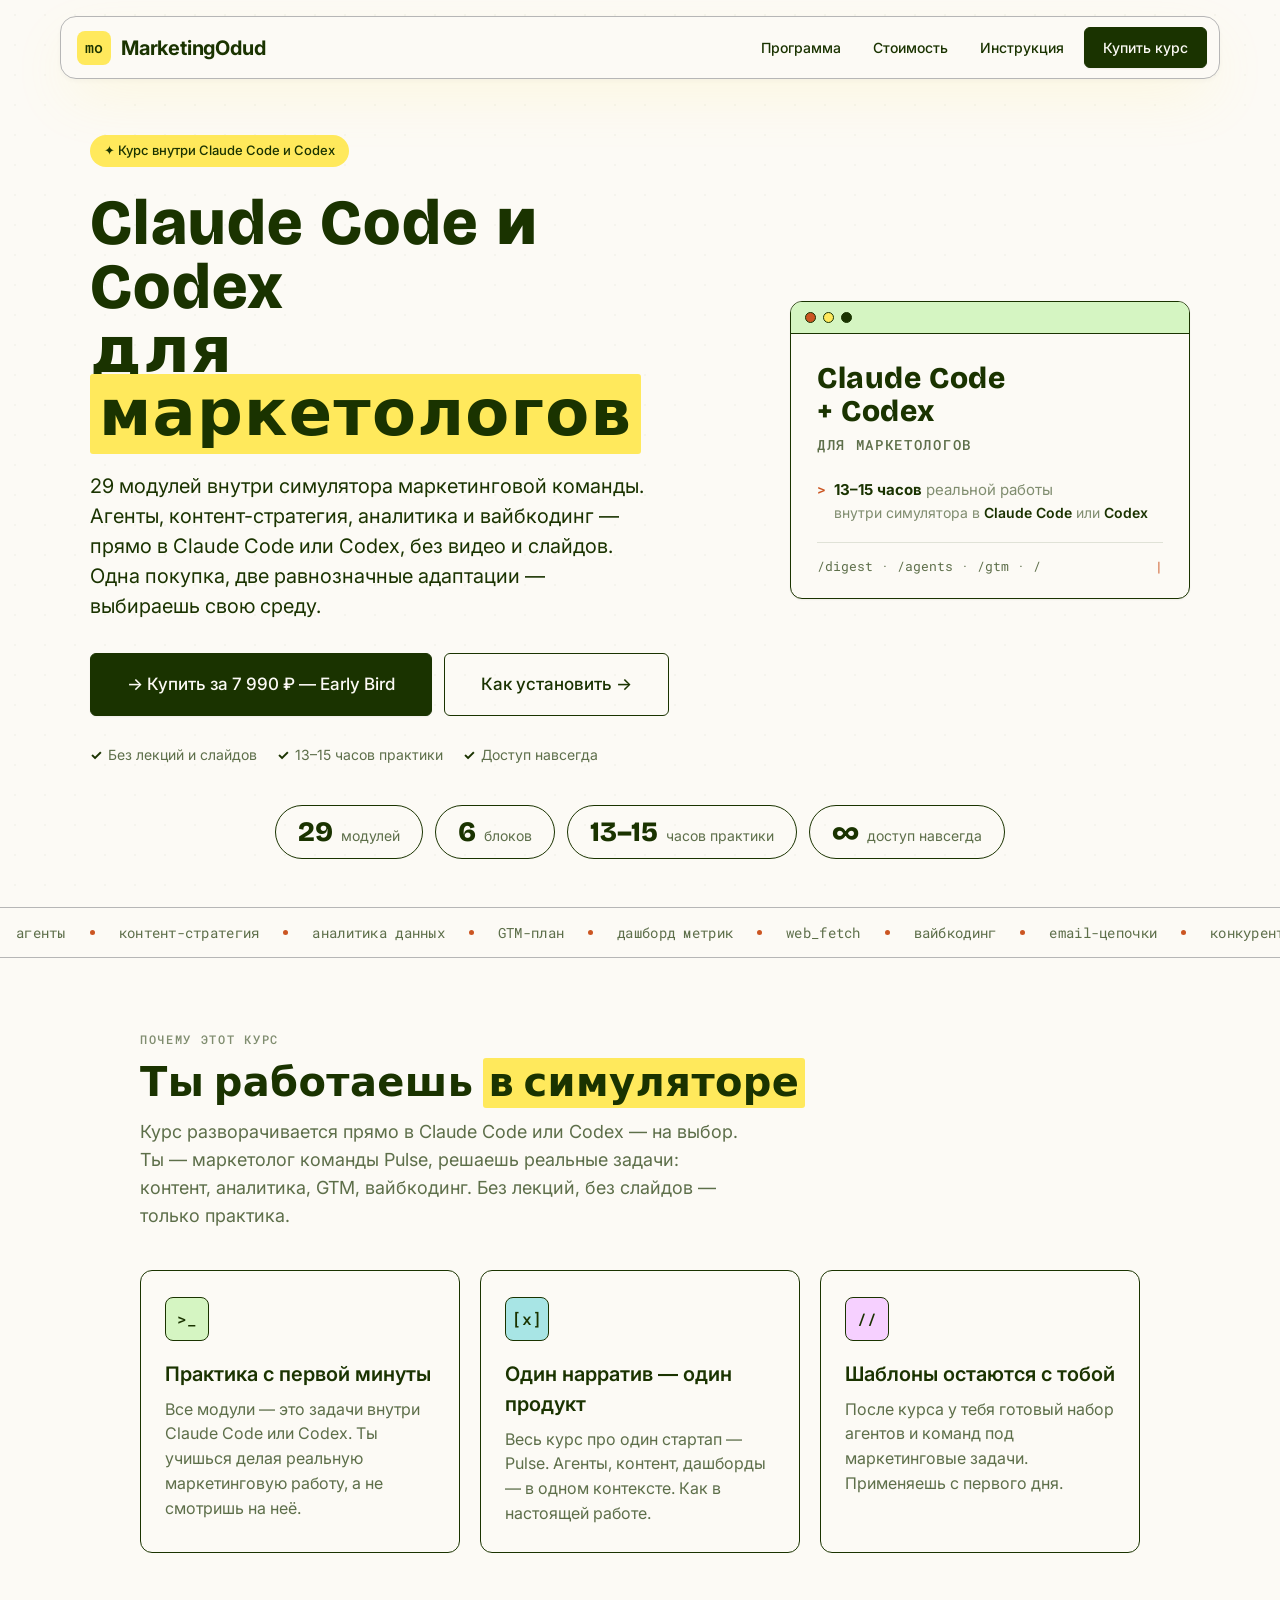
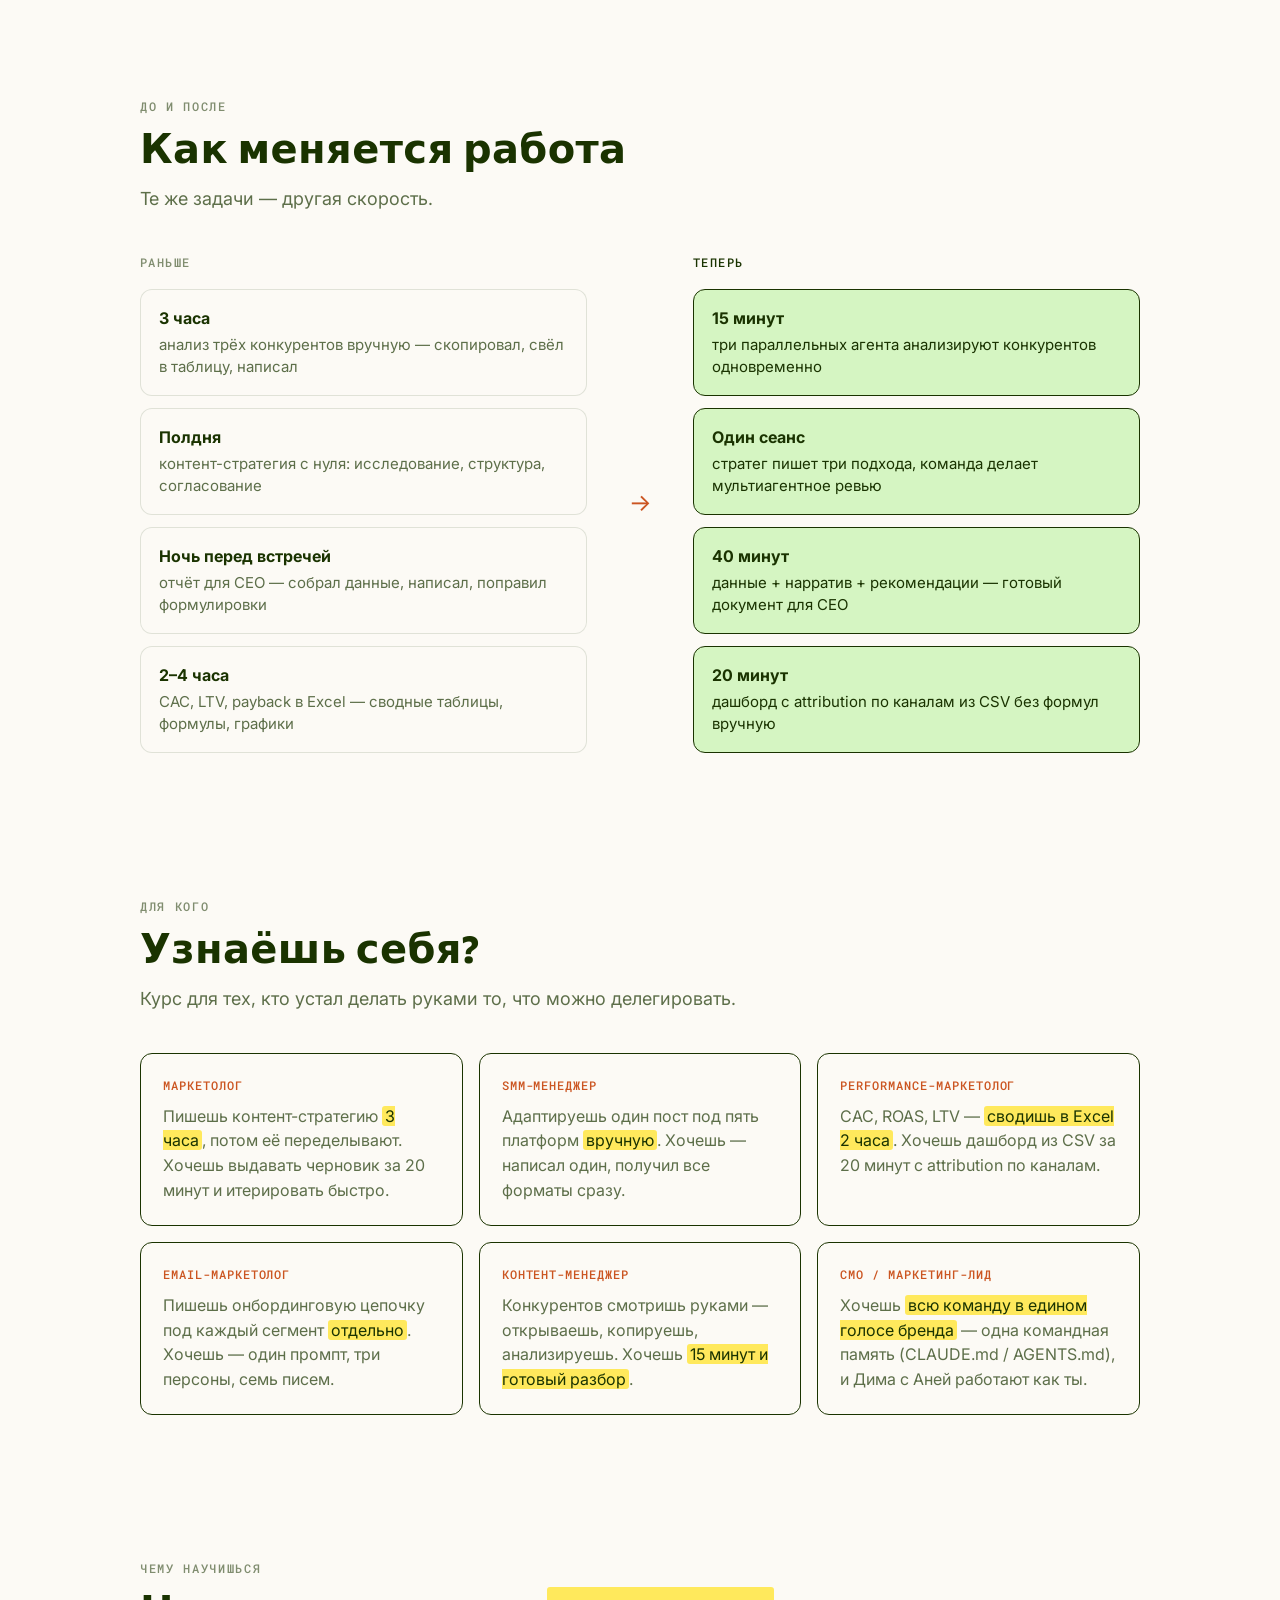
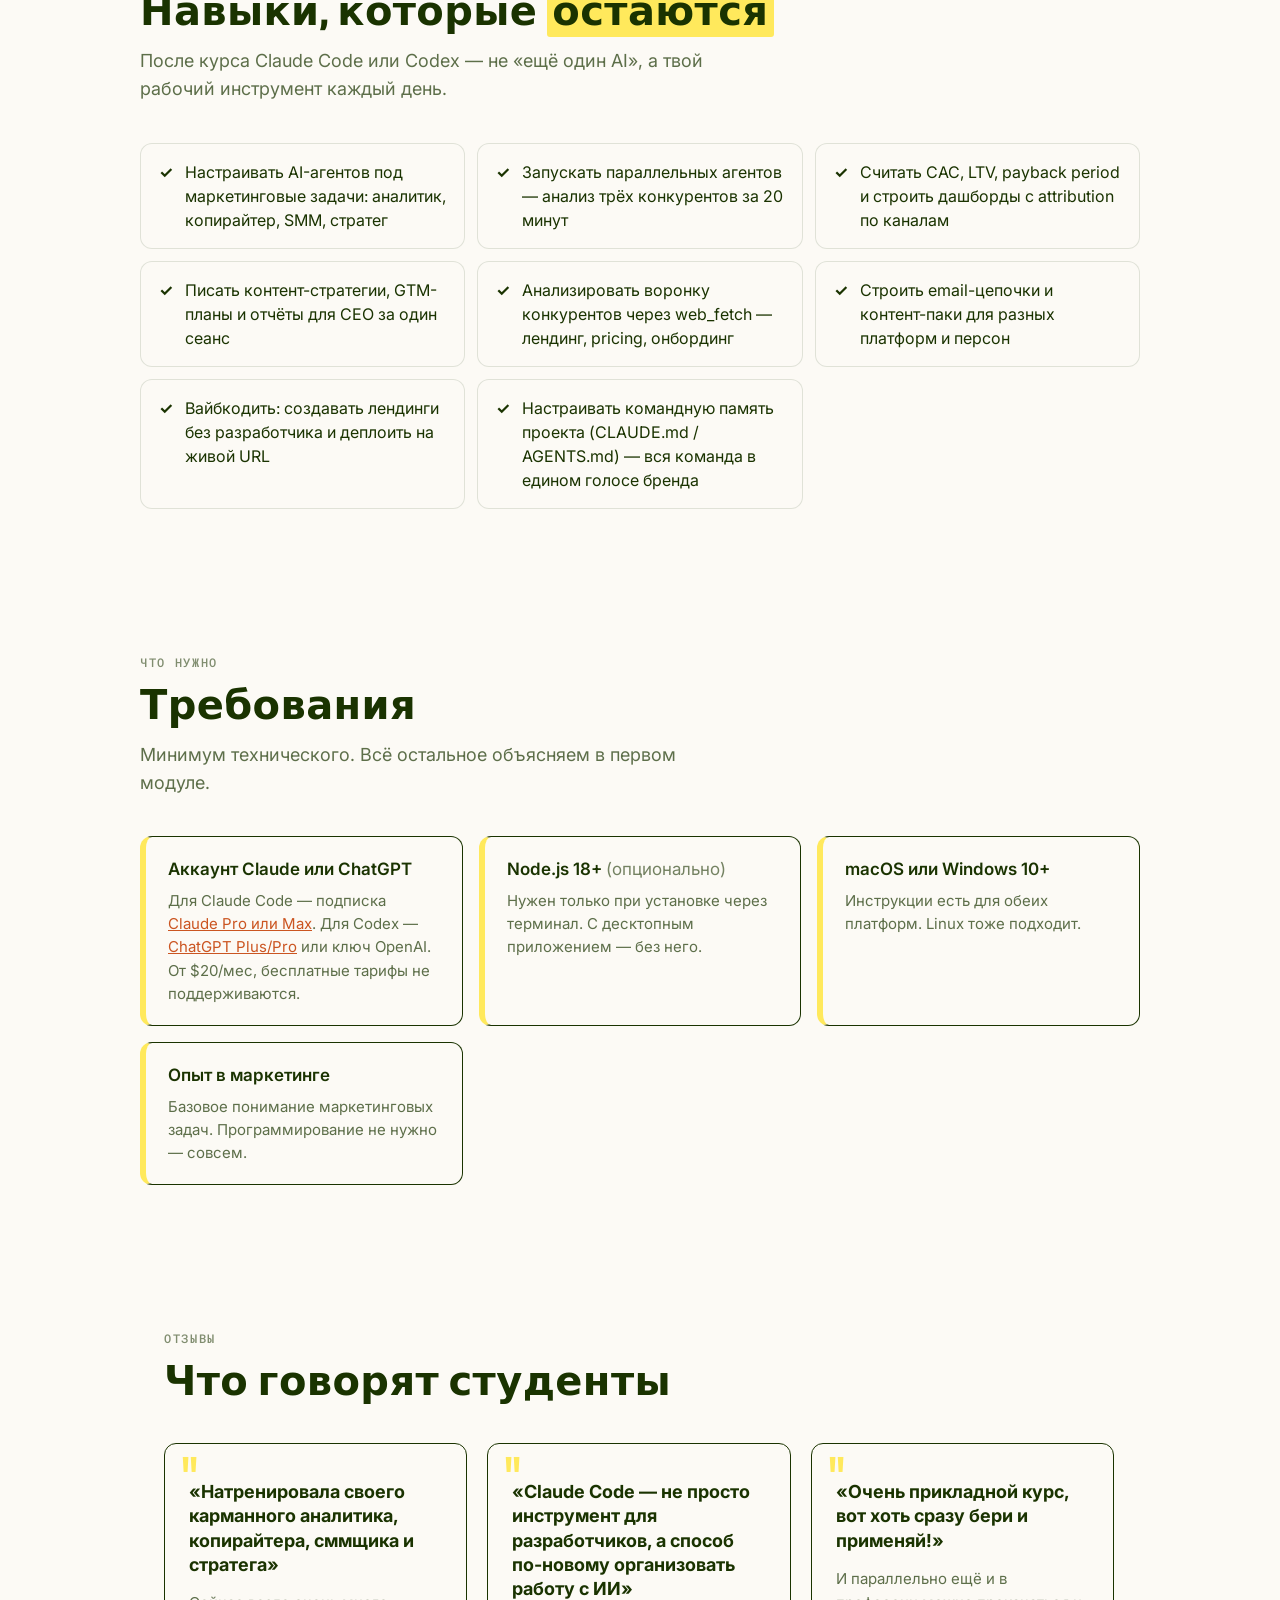
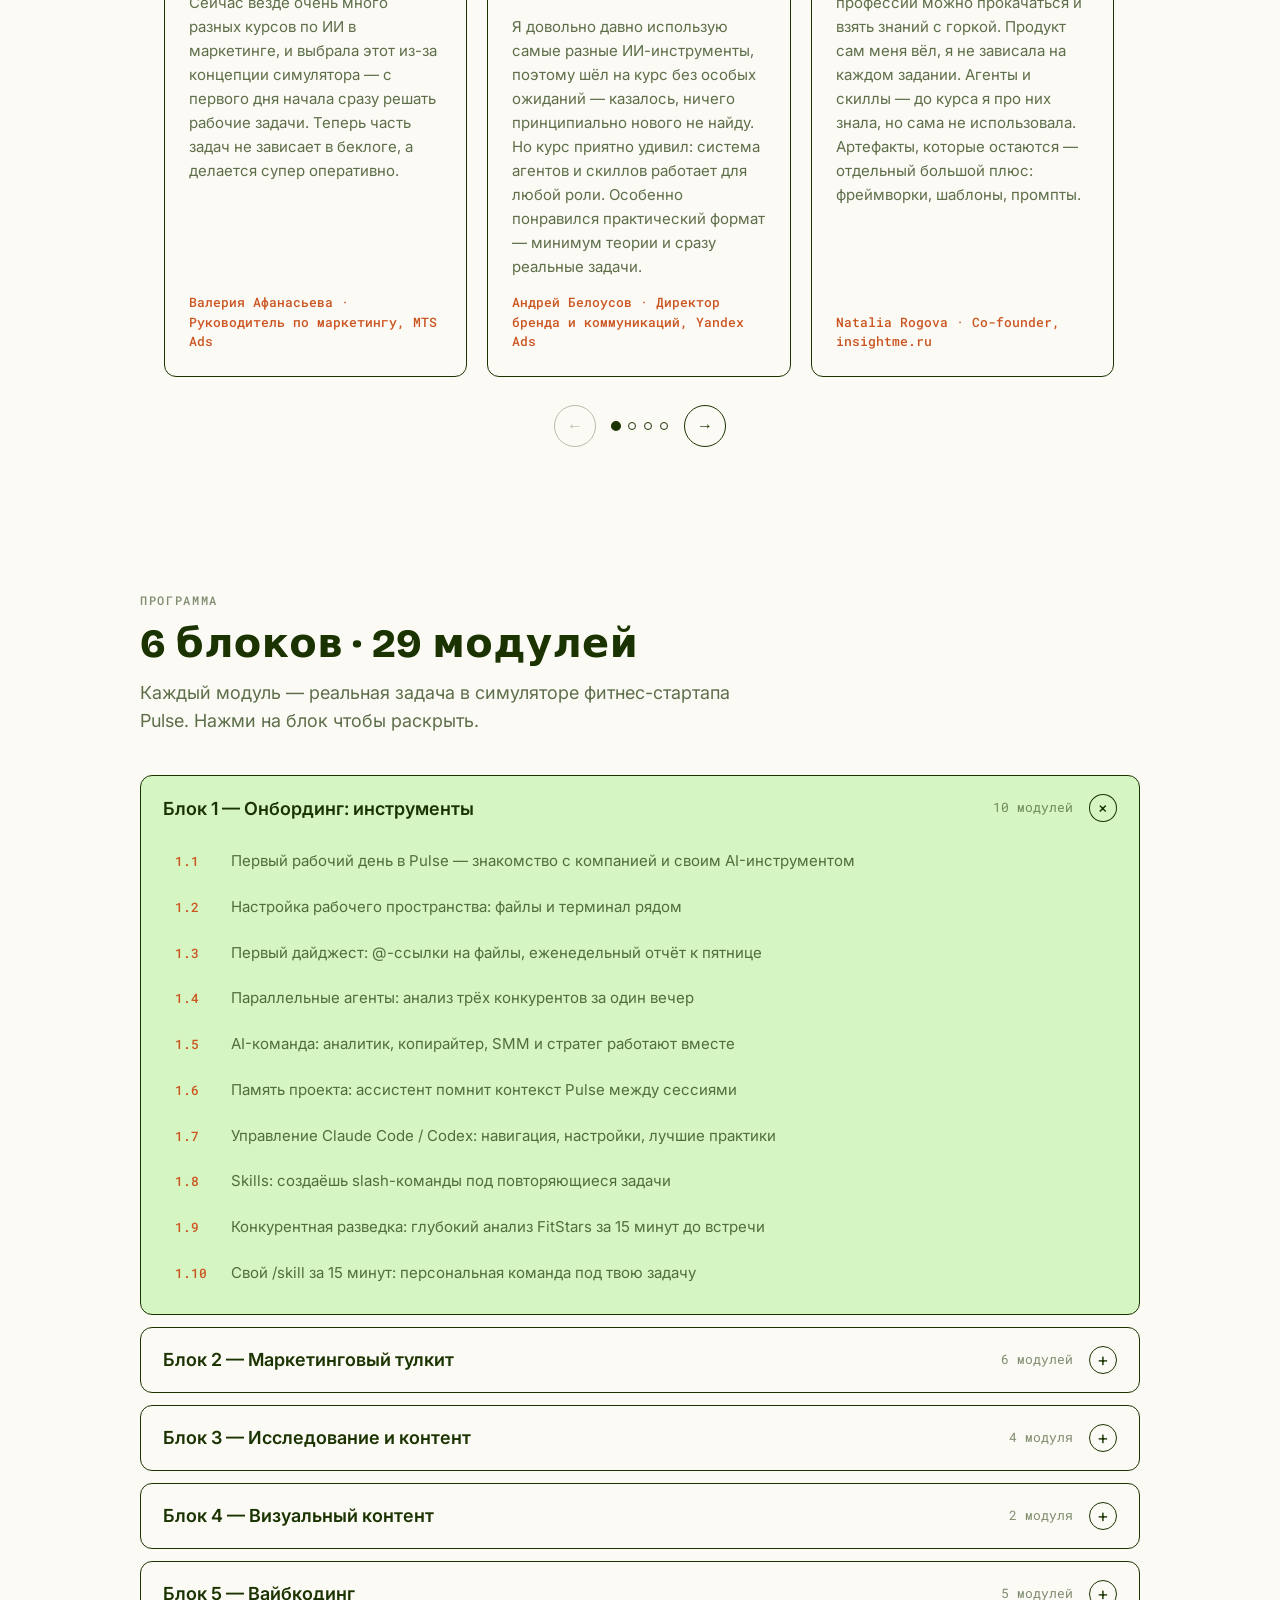
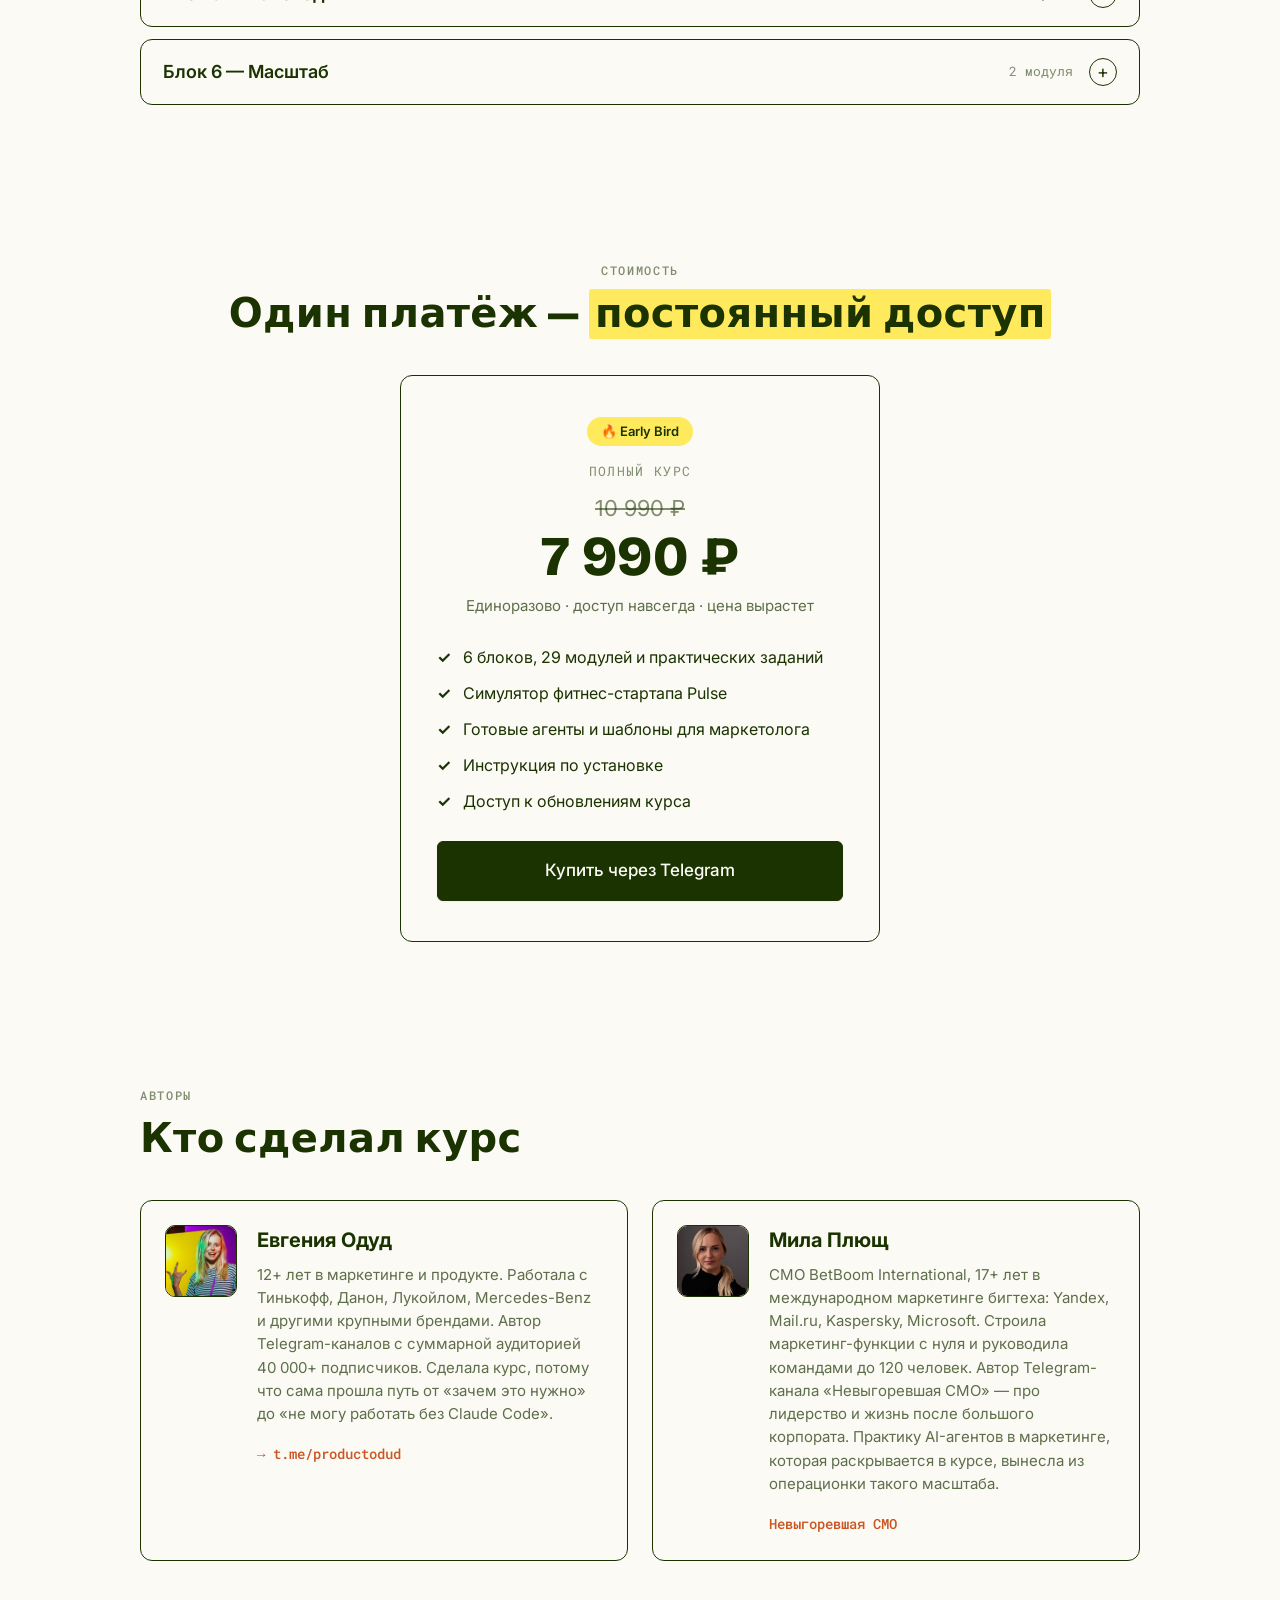
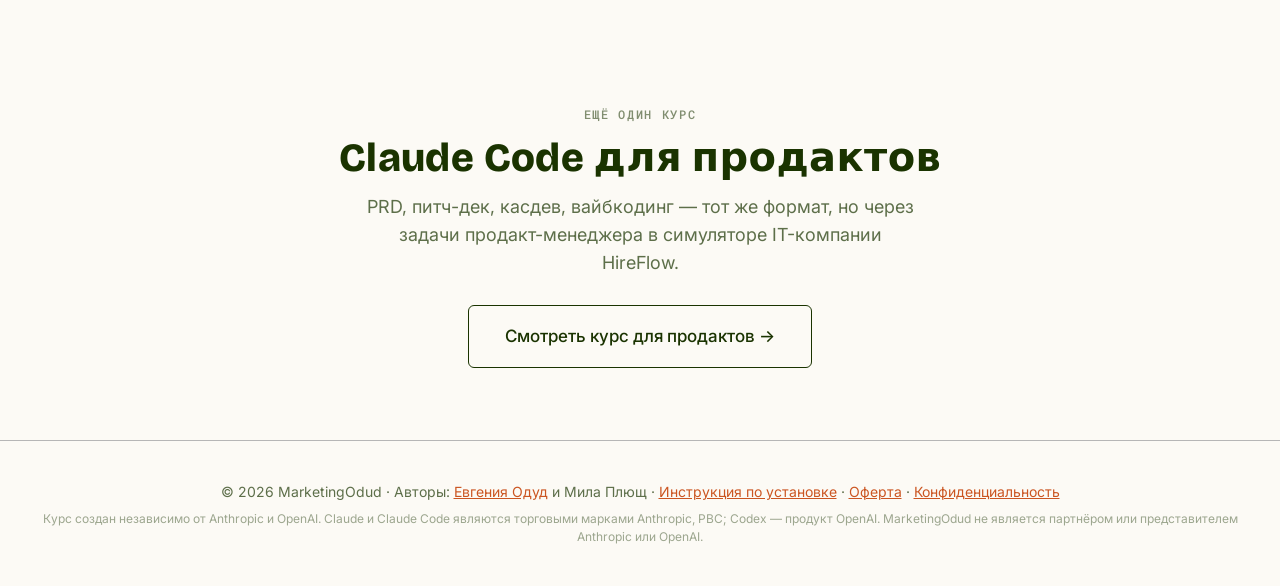
<file: design-variants/01-saybriefly/index.html>
<!DOCTYPE html>
<html lang="ru">
<head>
  <meta charset="UTF-8" />
  <meta name="viewport" content="width=device-width, initial-scale=1.0" />
  <title>MarketingOdud — Claude Code и Codex для маркетологов</title>
  <meta name="description" content="Практический курс по Claude Code и Codex для маркетологов. Агенты, контент-стратегия, аналитика данных, вайбкодинг — через реальные задачи в симуляторе маркетинговой команды Pulse. Две адаптации, один доступ." />
  <link rel="icon" type="image/svg+xml" href="../../favicon.svg" />
  <link rel="stylesheet" href="styles-v2.css" />
  <!-- Yandex.Metrika counter -->
  <script type="text/javascript">
    (function(m,e,t,r,i,k,a){
        m[i]=m[i]||function(){(m[i].a=m[i].a||[]).push(arguments)};
        m[i].l=1*new Date();
        for (var j = 0; j < document.scripts.length; j++) {if (document.scripts[j].src === r) { return; }}
        k=e.createElement(t),a=e.getElementsByTagName(t)[0],k.async=1,k.src=r,a.parentNode.insertBefore(k,a)
    })(window, document,'script','https://mc.yandex.ru/metrika/tag.js?id=108214180', 'ym');
    ym(108214180, 'init', {ssr:true, webvisor:true, clickmap:true, ecommerce:"dataLayer", referrer: document.referrer, url: location.href, accurateTrackBounce:true, trackLinks:true});
  </script>
  <noscript><div><img src="https://mc.yandex.ru/watch/108214180" style="position:absolute; left:-9999px;" alt="" /></div></noscript>
  <!-- /Yandex.Metrika counter -->
  <meta property="og:title" content="Claude Code и Codex для маркетологов" />
  <meta property="og:description" content="13–15 часов реальной работы в симуляторе маркетинговой команды. Агенты, контент, аналитика, вайбкодинг — без видео и слайдов." />
  <meta property="og:image" content="https://odud.marketing/og-image.png" />
  <meta property="og:image:width" content="1536" />
  <meta property="og:image:height" content="1024" />
  <meta property="og:image:alt" content="Claude Code и Codex для маркетологов — курс MarketingOdud" />
  <meta property="og:url" content="https://odud.marketing" />
  <meta property="og:type" content="website" />
  <meta property="og:locale" content="ru_RU" />
  <meta name="twitter:card" content="summary_large_image" />
  <meta name="twitter:title" content="Claude Code и Codex для маркетологов" />
  <meta name="twitter:description" content="13–15 часов реальной работы в симуляторе. Агенты, контент, аналитика, вайбкодинг — прямо в Claude Code или Codex." />
  <meta name="twitter:image" content="https://odud.marketing/og-image.png" />

  <script type="application/ld+json">
  {
    "@context": "https://schema.org",
    "@graph": [
      {
        "@type": "Course",
        "name": "Claude Code и Codex для маркетологов",
        "description": "Практический курс по Claude Code и Codex для маркетологов. 29 модулей внутри симулятора маркетинговой команды Pulse — агенты, контент-стратегия, аналитика данных, вайбкодинг. Две равнозначные адаптации, один доступ.",
        "url": "https://odud.marketing",
        "image": "https://odud.marketing/og-image.png",
        "inLanguage": "ru",
        "provider": [
          {
            "@type": "Person",
            "name": "Евгения Панова",
            "url": "https://odud.marketing"
          },
          {
            "@type": "Person",
            "name": "Мила Плющ"
          }
        ],
        "offers": {
          "@type": "Offer",
          "price": "7990",
          "priceCurrency": "RUB",
          "availability": "https://schema.org/InStock",
          "url": "https://telegram.me/tribute/app?startapp=sSYP"
        },
        "hasCourseInstance": {
          "@type": "CourseInstance",
          "courseMode": "online",
          "courseWorkload": "PT15H"
        }
      },
      {
        "@type": "WebSite",
        "name": "MarketingOdud",
        "url": "https://odud.marketing"
      },
      {
        "@type": "Person",
        "name": "Евгения Панова",
        "url": "https://odud.marketing",
        "knowsAbout": ["Маркетинг", "Claude Code", "Codex", "AI-инструменты", "Контент-стратегия"]
      }
    ]
  }
  </script>
</head>
<body>

  <!-- Navigation -->
  <nav class="nav">
    <a href="index.html" class="nav-logo">
      <span class="logo-mark">mo</span>
      MarketingOdud
    </a>
    <div class="nav-links">
      <a href="#modules" class="nav-link">Программа</a>
      <a href="#pricing" class="nav-link">Стоимость</a>
      <a href="../../start.html" class="nav-link">Инструкция</a>
      <a href="https://telegram.me/tribute/app?startapp=sSYP" onclick="ym(108214180,'reachGoal','onclick')" class="btn-primary" target="_blank" rel="noopener">Купить курс</a>
    </div>
  </nav>

  <!-- Hero -->
  <section class="hero">
    <div class="hero-inner">
    <div class="hero-content">
      <div class="hero-badge">✦ Курс внутри Claude Code и Codex</div>
      <h1>Claude Code и Codex<br>для <span class="hl">маркетологов</span></h1>
      <p>
        29 модулей внутри симулятора маркетинговой команды. Агенты, контент-стратегия,
        аналитика и вайбкодинг — прямо в Claude Code или Codex, без видео и слайдов.
        Одна покупка, две равнозначные адаптации — выбираешь свою среду.
      </p>
      <div class="hero-ctas">
        <a href="https://telegram.me/tribute/app?startapp=sSYP" onclick="ym(108214180,'reachGoal','onclick')" class="btn-primary btn-large" target="_blank" rel="noopener">
          → Купить за 7 990 ₽ — Early Bird
        </a>
        <a href="../../start.html" class="btn-secondary btn-large">Как установить →</a>
      </div>
      <div class="hero-meta">
        <span>Без лекций и слайдов</span>
        <span>13–15 часов практики</span>
        <span>Доступ навсегда</span>
      </div>
    </div>
    <div class="hero-terminal">
      <div class="terminal-chrome">
        <span class="t-dot t-dot-r"></span>
        <span class="t-dot t-dot-y"></span>
        <span class="t-dot t-dot-g"></span>
      </div>
      <div class="terminal-body">
        <div class="t-px-title">Claude Code<br>+ Codex</div>
        <div class="t-px-sub">для маркетологов</div>
        <div class="t-desc">
          <div class="t-desc-line">
            <span class="t-prompt">&gt;</span>
            <span><span class="t-bold">13–15 часов</span> <span class="t-muted">реальной работы</span></span>
          </div>
          <div class="t-sub-line">внутри симулятора в <strong>Claude Code</strong> или <strong>Codex</strong></div>
        </div>
        <div class="t-divider"></div>
        <div class="t-statusbar">
          <span>/digest · /agents · /gtm · /dashboard</span>
          <span class="t-cursor">|</span>
        </div>
      </div>
    </div>
    </div><!-- /hero-inner -->
  </section>

  <!-- Stats bar -->
  <div class="stats-bar">
    <div class="stats-bar-inner">
      <div class="stat-item">
        <span class="stat-num">29</span>
        <span class="stat-label">модулей</span>
      </div>
      <div class="stat-item">
        <span class="stat-num">6</span>
        <span class="stat-label">блоков</span>
      </div>
      <div class="stat-item">
        <span class="stat-num">13–15</span>
        <span class="stat-label">часов практики</span>
      </div>
      <div class="stat-item">
        <span class="stat-num">∞</span>
        <span class="stat-label">доступ навсегда</span>
      </div>
    </div>
  </div>

  <!-- Marquee -->
  <div class="marquee-wrap">
    <div class="marquee-track">
      <span class="marquee-item">агенты <span class="marquee-dot"></span> контент-стратегия <span class="marquee-dot"></span> аналитика данных <span class="marquee-dot"></span> GTM-план <span class="marquee-dot"></span> дашборд метрик <span class="marquee-dot"></span> web_fetch <span class="marquee-dot"></span> вайбкодинг <span class="marquee-dot"></span> email-цепочки <span class="marquee-dot"></span> конкурентная разведка <span class="marquee-dot"></span> командный CLAUDE.md / AGENTS.md <span class="marquee-dot"></span> параллельные агенты <span class="marquee-dot"></span> CAC · LTV · payback <span class="marquee-dot"></span> Notion · Slack · Sheets <span class="marquee-dot"></span></span>
      <span class="marquee-item">агенты <span class="marquee-dot"></span> контент-стратегия <span class="marquee-dot"></span> аналитика данных <span class="marquee-dot"></span> GTM-план <span class="marquee-dot"></span> дашборд метрик <span class="marquee-dot"></span> web_fetch <span class="marquee-dot"></span> вайбкодинг <span class="marquee-dot"></span> email-цепочки <span class="marquee-dot"></span> конкурентная разведка <span class="marquee-dot"></span> командный CLAUDE.md / AGENTS.md <span class="marquee-dot"></span> параллельные агенты <span class="marquee-dot"></span> CAC · LTV · payback <span class="marquee-dot"></span> Notion · Slack · Sheets <span class="marquee-dot"></span></span>
    </div>
  </div>

  <!-- Why different -->
  <section>
    <div class="container">
      <div class="section-label">Почему этот курс</div>
      <h2 class="section-title">Ты работаешь <span class="hl">в симуляторе</span></h2>
      <p class="section-subtitle">Курс разворачивается прямо в Claude Code или Codex — на выбор. Ты — маркетолог команды Pulse, решаешь реальные задачи: контент, аналитика, GTM, вайбкодинг. Без лекций, без слайдов — только практика.</p>
      <div class="why-grid">
        <div class="why-card">
          <div class="why-icon">&gt;_</div>
          <h3>Практика с первой минуты</h3>
          <p>Все модули — это задачи внутри Claude Code или Codex. Ты учишься делая реальную маркетинговую работу, а не смотришь на неё.</p>
        </div>
        <div class="why-card">
          <div class="why-icon">[x]</div>
          <h3>Один нарратив — один продукт</h3>
          <p>Весь курс про один стартап — Pulse. Агенты, контент, дашборды — в одном контексте. Как в настоящей работе.</p>
        </div>
        <div class="why-card">
          <div class="why-icon">//</div>
          <h3>Шаблоны остаются с тобой</h3>
          <p>После курса у тебя готовый набор агентов и команд под маркетинговые задачи. Применяешь с первого дня.</p>
        </div>
      </div>
    </div>
  </section>

  <!-- Before / After -->
  <section>
    <div class="container">
      <div class="section-label">До и после</div>
      <h2 class="section-title">Как меняется работа</h2>
      <p class="section-subtitle">Те же задачи — другая скорость.</p>

      <div class="ba-grid">
        <div class="ba-col">
          <div class="ba-col-header">Раньше</div>
          <div class="ba-row">
            <div class="ba-item bad">
              <strong>3 часа</strong>
              анализ трёх конкурентов вручную — скопировал, свёл в таблицу, написал
            </div>
            <div class="ba-item bad">
              <strong>Полдня</strong>
              контент-стратегия с нуля: исследование, структура, согласование
            </div>
            <div class="ba-item bad">
              <strong>Ночь перед встречей</strong>
              отчёт для CEO — собрал данные, написал, поправил формулировки
            </div>
            <div class="ba-item bad">
              <strong>2–4 часа</strong>
              CAC, LTV, payback в Excel — сводные таблицы, формулы, графики
            </div>
          </div>
        </div>

        <div class="ba-arrow">→</div>

        <div class="ba-col after">
          <div class="ba-col-header">Теперь</div>
          <div class="ba-row">
            <div class="ba-item good">
              <strong>15 минут</strong>
              три параллельных агента анализируют конкурентов одновременно
            </div>
            <div class="ba-item good">
              <strong>Один сеанс</strong>
              стратег пишет три подхода, команда делает мультиагентное ревью
            </div>
            <div class="ba-item good">
              <strong>40 минут</strong>
              данные + нарратив + рекомендации — готовый документ для CEO
            </div>
            <div class="ba-item good">
              <strong>20 минут</strong>
              дашборд с attribution по каналам из CSV без формул вручную
            </div>
          </div>
        </div>
      </div>
    </div>
  </section>

  <!-- For whom: pain points -->
  <section>
    <div class="container">
      <div class="section-label">Для кого</div>
      <h2 class="section-title">Узнаёшь себя?</h2>
      <p class="section-subtitle">Курс для тех, кто устал делать руками то, что можно делегировать.</p>

      <div class="pain-grid">
        <div class="pain-card">
          <div class="pain-role">Маркетолог</div>
          <div class="pain-text">Пишешь контент-стратегию <em>3 часа</em>, потом её переделывают. Хочешь выдавать черновик за 20 минут и итерировать быстро.</div>
        </div>
        <div class="pain-card">
          <div class="pain-role">SMM-менеджер</div>
          <div class="pain-text">Адаптируешь один пост под пять платформ <em>вручную</em>. Хочешь — написал один, получил все форматы сразу.</div>
        </div>
        <div class="pain-card">
          <div class="pain-role">Performance-маркетолог</div>
          <div class="pain-text">CAC, ROAS, LTV — <em>сводишь в Excel 2 часа</em>. Хочешь дашборд из CSV за 20 минут с attribution по каналам.</div>
        </div>
        <div class="pain-card">
          <div class="pain-role">Email-маркетолог</div>
          <div class="pain-text">Пишешь онбординговую цепочку под каждый сегмент <em>отдельно</em>. Хочешь — один промпт, три персоны, семь писем.</div>
        </div>
        <div class="pain-card">
          <div class="pain-role">Контент-менеджер</div>
          <div class="pain-text">Конкурентов смотришь руками — открываешь, копируешь, анализируешь. Хочешь <em>15 минут и готовый разбор</em>.</div>
        </div>
        <div class="pain-card">
          <div class="pain-role">CMO / Маркетинг-лид</div>
          <div class="pain-text">Хочешь <em>всю команду в едином голосе бренда</em> — одна командная память (CLAUDE.md / AGENTS.md), и Дима с Аней работают как ты.</div>
        </div>
      </div>
    </div>
  </section>

  <!-- What you'll learn -->
  <section>
    <div class="container">
      <div class="section-label">Чему научишься</div>
      <h2 class="section-title">Навыки, которые <span class="hl">остаются</span></h2>
      <p class="section-subtitle">После курса Claude Code или Codex — не «ещё один AI», а твой рабочий инструмент каждый день.</p>
      <ul class="learn-list">
        <li><span class="check">✓</span> Настраивать AI-агентов под маркетинговые задачи: аналитик, копирайтер, SMM, стратег</li>
        <li><span class="check">✓</span> Запускать параллельных агентов — анализ трёх конкурентов за 20 минут</li>
        <li><span class="check">✓</span> Считать CAC, LTV, payback period и строить дашборды с attribution по каналам</li>
        <li><span class="check">✓</span> Писать контент-стратегии, GTM-планы и отчёты для CEO за один сеанс</li>
        <li><span class="check">✓</span> Анализировать воронку конкурентов через web_fetch — лендинг, pricing, онбординг</li>
        <li><span class="check">✓</span> Строить email-цепочки и контент-паки для разных платформ и персон</li>
        <li><span class="check">✓</span> Вайбкодить: создавать лендинги без разработчика и деплоить на живой URL</li>
        <li><span class="check">✓</span> Настраивать командную память проекта (CLAUDE.md / AGENTS.md) — вся команда в едином голосе бренда</li>
      </ul>
    </div>
  </section>

  <!-- Requirements -->
  <section id="requirements">
    <div class="container">
      <div class="section-label">Что нужно</div>
      <h2 class="section-title">Требования</h2>
      <p class="section-subtitle">Минимум технического. Всё остальное объясняем в первом модуле.</p>
      <div class="req-grid">
        <div class="req-card">
          <div class="req-name">Аккаунт Claude или ChatGPT</div>
          <div class="req-detail">Для Claude Code — подписка <a href="https://claude.ai" target="_blank" rel="noopener">Claude Pro или Max</a>. Для Codex — <a href="https://chatgpt.com" target="_blank" rel="noopener">ChatGPT Plus/Pro</a> или ключ OpenAI. От $20/мес, бесплатные тарифы не поддерживаются.</div>
        </div>
        <div class="req-card">
          <div class="req-name">Node.js 18+ <span style="font-weight:400; opacity:0.6">(опционально)</span></div>
          <div class="req-detail">Нужен только при установке через терминал. С десктопным приложением — без него.</div>
        </div>
        <div class="req-card">
          <div class="req-name">macOS или Windows 10+</div>
          <div class="req-detail">Инструкции есть для обеих платформ. Linux тоже подходит.</div>
        </div>
        <div class="req-card">
          <div class="req-name">Опыт в маркетинге</div>
          <div class="req-detail">Базовое понимание маркетинговых задач. Программирование не нужно — совсем.</div>
        </div>
      </div>
    </div>
  </section>

  <!-- Reviews -->
  <section class="reviews-section">
    <div class="container">
      <div class="section-label">Отзывы</div>
      <h2 class="section-title">Что говорят студенты</h2>
      <div class="reviews-slider-wrap">
        <div class="reviews-track" id="reviewsTrack">
        <div class="review-card">
          <div class="review-quote">«Натренировала своего карманного аналитика, копирайтера, сммщика и стратега»</div>
          <div class="review-full">Сейчас везде очень много разных курсов по ИИ в маркетинге, и выбрала этот из-за концепции симулятора — с первого дня начала сразу решать рабочие задачи. Теперь часть задач не зависает в беклоге, а делается супер оперативно.</div>
          <div class="review-author">Валерия Афанасьева · Руководитель по маркетингу, MTS Ads</div>
        </div>
        <div class="review-card">
          <div class="review-quote">«Claude Code — не просто инструмент для разработчиков, а способ по-новому организовать работу с ИИ»</div>
          <div class="review-full">Я довольно давно использую самые разные ИИ-инструменты, поэтому шёл на курс без особых ожиданий — казалось, ничего принципиально нового не найду. Но курс приятно удивил: система агентов и скиллов работает для любой роли. Особенно понравился практический формат — минимум теории и сразу реальные задачи.</div>
          <div class="review-author">Андрей Белоусов · Директор бренда и коммуникаций, Yandex Ads</div>
        </div>
        <div class="review-card">
          <div class="review-quote">«Очень прикладной курс, вот хоть сразу бери и применяй!»</div>
          <div class="review-full">И параллельно ещё и в профессии можно прокачаться и взять знаний с горкой. Продукт сам меня вёл, я не зависала на каждом задании. Агенты и скиллы — до курса я про них знала, но сама не использовала. Артефакты, которые остаются — отдельный большой плюс: фреймворки, шаблоны, промпты.</div>
          <div class="review-author">Natalia Rogova · Co-founder, insightme.ru</div>
        </div>
        <div class="review-card">
          <div class="review-quote">«Закончила не отрываясь за 2 дня — использую терминал, генерирую картинки, оркестрирую агентами»</div>
          <div class="review-full">Я уже молчу про автоматизацию репортов, контент-стратегий и дайджестов. Создала md файлы про свою компанию, скилы и настроила процессы! Это просто бомба и будущее эдтеха! Формат учись сразу на рабочих кейсах безумный!</div>
          <div class="review-author">Елена Белык · PMM, Booking</div>
        </div>
        <div class="review-card">
          <div class="review-quote">«Поняла что такое агенты, перестала бояться этого слова»</div>
          <div class="review-full">Смогла делать маркетинговые исследования для стартапа который пришёл на консалтинг в четыре руки. Никогда ещё так быстро не получалось собрать информацию, причём исчерпывающую. Настроила себе файлы about Me, научила Клода писать моими словами.</div>
          <div class="review-author">Aleksandra Kochanova · Product Advisor, автор <a href="https://t.me/product_and_life" target="_blank" rel="noopener">@product_and_life</a></div>
        </div>
        <div class="review-card">
          <div class="review-quote">«Сейчас на втором модуле и уже в восторге 🔥»</div>
          <div class="review-full">Очень крутой формат, которого пока нет на рынке, многое уже забрала в свою рабочую рутину. Спасибо 🙌</div>
          <div class="review-author">Anastasiia Ivanchenko · Senior Product Manager</div>
        </div>
        <div class="review-card">
          <div class="review-quote">«Концентрат must-have инструментов для маркетолога, без воды и лишнего хайпа»</div>
          <div class="review-full">Отлично заходит, чтобы быстро онбордить команду в ИИ и выровнять скиллсет. После курса есть уверенность, что у всех закрыт базовый набор инструментов. Командный CLAUDE.md сразу применили — теперь все пишут в одном голосе бренда.</div>
          <div class="review-author">Игнат Зайончковский · CPO, bothelp.io</div>
        </div>
        <div class="review-card">
          <div class="review-quote">«Долго откладывал практику с агентами — здесь наконец поработал руками»</div>
          <div class="review-full">Сначала было непонятно что делать, но в какой-то момент приходит понимание и процесс начинает приносить удовольствие. Дашборд метрик и анализ воронки конкурентов — вещи которые раньше занимали день, теперь делаю за час.</div>
          <div class="review-author">Кирилл Якунин · Маркетолог, Kadrout</div>
        </div>
        <div class="review-card">
          <div class="review-quote">«Прошла за выходные, сегодня уже почти все инструменты использовала на работе»</div>
          <div class="review-full">Мне курс очень понравился, прошла за выходные, сегодня уже почти все инструменты использовала на работе. Спасибо!</div>
          <div class="review-author">Natalia Slavina · Руководитель IT-департамента</div>
        </div>
        <div class="review-card">
          <div class="review-quote">«Курс великолепнейший — это уже новый мир»</div>
          <div class="review-full">Море благодарностей. Я ещё на модуле 1.6, но это уже новый мир. Когда вижу образ как это может работать, быстро могу переложить на свои задачи. Спасибо за это чудо 🙌</div>
          <div class="review-author">Julia · CFO</div>
        </div>
        </div><!-- /reviews-track -->
        <div class="reviews-nav">
          <button class="rev-prev" onclick="slideReviews(-1)">←</button>
          <div class="rev-dots" id="revDots"></div>
          <button class="rev-next" onclick="slideReviews(1)">→</button>
        </div>
      </div><!-- /reviews-slider-wrap -->
    </div>
  </section>

  <!-- Modules -->
  <section class="modules-section" id="modules">
    <div class="container">
      <div class="section-label">Программа</div>
      <h2 class="section-title">6 блоков · 29 модулей</h2>
      <p class="section-subtitle">Каждый модуль — реальная задача в симуляторе фитнес-стартапа Pulse. Нажми на блок чтобы раскрыть.</p>

      <div class="accordion">

        <div class="acc-item open">
          <div class="acc-header" onclick="toggleAcc(this)">
            <span class="acc-title">Блок 1 — Онбординг: инструменты</span>
            <span class="acc-meta">10 модулей</span>
            <span class="acc-icon">+</span>
          </div>
          <div class="acc-body">
            <div class="acc-module-list">
              <div class="acc-module-item"><span class="acc-module-num">1.1</span><span class="acc-module-title">Первый рабочий день в Pulse — знакомство с компанией и своим AI-инструментом</span></div>
              <div class="acc-module-item"><span class="acc-module-num">1.2</span><span class="acc-module-title">Настройка рабочего пространства: файлы и терминал рядом</span></div>
              <div class="acc-module-item"><span class="acc-module-num">1.3</span><span class="acc-module-title">Первый дайджест: @-ссылки на файлы, еженедельный отчёт к пятнице</span></div>
              <div class="acc-module-item"><span class="acc-module-num">1.4</span><span class="acc-module-title">Параллельные агенты: анализ трёх конкурентов за один вечер</span></div>
              <div class="acc-module-item"><span class="acc-module-num">1.5</span><span class="acc-module-title">AI-команда: аналитик, копирайтер, SMM и стратег работают вместе</span></div>
              <div class="acc-module-item"><span class="acc-module-num">1.6</span><span class="acc-module-title">Память проекта: ассистент помнит контекст Pulse между сессиями</span></div>
              <div class="acc-module-item"><span class="acc-module-num">1.7</span><span class="acc-module-title">Управление Claude Code / Codex: навигация, настройки, лучшие практики</span></div>
              <div class="acc-module-item"><span class="acc-module-num">1.8</span><span class="acc-module-title">Skills: создаёшь slash-команды под повторяющиеся задачи</span></div>
              <div class="acc-module-item"><span class="acc-module-num">1.9</span><span class="acc-module-title">Конкурентная разведка: глубокий анализ FitStars за 15 минут до встречи</span></div>
              <div class="acc-module-item"><span class="acc-module-num">1.10</span><span class="acc-module-title">Свой /skill за 15 минут: персональная команда под твою задачу</span></div>
            </div>
          </div>
        </div>

        <div class="acc-item">
          <div class="acc-header" onclick="toggleAcc(this)">
            <span class="acc-title">Блок 2 — Маркетинговый тулкит</span>
            <span class="acc-meta">6 модулей</span>
            <span class="acc-icon">+</span>
          </div>
          <div class="acc-body">
            <div class="acc-module-list">
              <div class="acc-module-item"><span class="acc-module-num">2.1</span><span class="acc-module-title">Контент-стратегия Q2: три подхода + мультиагентное ревью</span></div>
              <div class="acc-module-item"><span class="acc-module-num">2.2</span><span class="acc-module-title">Анализ данных: воронки, когорты и attribution из CSV за минуты</span></div>
              <div class="acc-module-item"><span class="acc-module-num">2.3</span><span class="acc-module-title">GTM-план запуска новой фичи: от инсайта до плана за один сеанс</span></div>
              <div class="acc-module-item"><span class="acc-module-num">2.4</span><span class="acc-module-title">Дашборд метрик: CAC, LTV, payback period по каналам</span></div>
              <div class="acc-module-item"><span class="acc-module-num">2.5</span><span class="acc-module-title">Анализ воронки конкурентов через web_fetch: лендинг, pricing, онбординг</span></div>
              <div class="acc-module-item"><span class="acc-module-num">2.6</span><span class="acc-module-title">Отчёт для CEO: данные + нарратив + рекомендации</span></div>
            </div>
          </div>
        </div>

        <div class="acc-item">
          <div class="acc-header" onclick="toggleAcc(this)">
            <span class="acc-title">Блок 3 — Исследование и контент</span>
            <span class="acc-meta">4 модуля</span>
            <span class="acc-icon">+</span>
          </div>
          <div class="acc-body">
            <div class="acc-module-list">
              <div class="acc-module-item"><span class="acc-module-num">3.1</span><span class="acc-module-title">AI-касдев: синтетические интервью с персонами Pulse</span></div>
              <div class="acc-module-item"><span class="acc-module-num">3.2</span><span class="acc-module-title">Email-цепочки онбординга: день 1, 3, 7 под каждую персону</span></div>
              <div class="acc-module-item"><span class="acc-module-num">3.3</span><span class="acc-module-title">Контент-пак: посты, сторис, email — полный комплект за один сеанс</span></div>
              <div class="acc-module-item"><span class="acc-module-num">3.4</span><span class="acc-module-title">Аналитика контента: что работает и почему</span></div>
            </div>
          </div>
        </div>

        <div class="acc-item">
          <div class="acc-header" onclick="toggleAcc(this)">
            <span class="acc-title">Блок 4 — Визуальный контент</span>
            <span class="acc-meta">2 модуля</span>
            <span class="acc-icon">+</span>
          </div>
          <div class="acc-body">
            <div class="acc-module-list">
              <div class="acc-module-item"><span class="acc-module-num">4.1</span><span class="acc-module-title">Визуальные промпты для соцсетей: стиль, персоны, форматы</span></div>
              <div class="acc-module-item"><span class="acc-module-num">4.2</span><span class="acc-module-title">API для изображений: автоматическая генерация визуалов</span></div>
            </div>
          </div>
        </div>

        <div class="acc-item">
          <div class="acc-header" onclick="toggleAcc(this)">
            <span class="acc-title">Блок 5 — Вайбкодинг</span>
            <span class="acc-meta">5 модулей</span>
            <span class="acc-icon">+</span>
          </div>
          <div class="acc-body">
            <div class="acc-module-list">
              <div class="acc-module-item"><span class="acc-module-num">5.1</span><span class="acc-module-title">Идея: от маркетинговой задачи к концепции лендинга</span></div>
              <div class="acc-module-item"><span class="acc-module-num">5.2</span><span class="acc-module-title">Архитектура: структура и стек без разработчика</span></div>
              <div class="acc-module-item"><span class="acc-module-num">5.3</span><span class="acc-module-title">Сборка: ассистент пишет код, ты итерируешь и правишь</span></div>
              <div class="acc-module-item"><span class="acc-module-num">5.4</span><span class="acc-module-title">GitHub: версионирование и резервная копия</span></div>
              <div class="acc-module-item"><span class="acc-module-num">5.5</span><span class="acc-module-title">Деплой: живой URL за 10 минут через Vercel</span></div>
            </div>
          </div>
        </div>

        <div class="acc-item">
          <div class="acc-header" onclick="toggleAcc(this)">
            <span class="acc-title">Блок 6 — Масштаб</span>
            <span class="acc-meta">2 модуля</span>
            <span class="acc-icon">+</span>
          </div>
          <div class="acc-body">
            <div class="acc-module-list">
              <div class="acc-module-item"><span class="acc-module-num">6.1</span><span class="acc-module-title">MCP: подключаешь ассистента к Notion, Slack, Google Sheets</span></div>
              <div class="acc-module-item"><span class="acc-module-num">6.2</span><span class="acc-module-title">Командная память проекта (CLAUDE.md / AGENTS.md) — единый голос бренда для всей команды</span></div>
            </div>
          </div>
        </div>

      </div>
    </div>
  </section>

  <!-- Pricing -->
  <section class="pricing-section" id="pricing">
    <div class="container">
      <div class="section-label">Стоимость</div>
      <h2 class="section-title">Один платёж — <span class="hl">постоянный доступ</span></h2>
      <div class="price-card">
        <div class="price-early-bird">🔥 Early Bird</div>
        <div class="price-label">Полный курс</div>
        <div class="price-original">10 990 ₽</div>
        <div class="price-amount">7 990 ₽</div>
        <div class="price-note">Единоразово · доступ навсегда · цена вырастет</div>
        <ul class="price-includes">
          <li><span class="check">✓</span> 6 блоков, 29 модулей и практических заданий</li>
          <li><span class="check">✓</span> Симулятор фитнес-стартапа Pulse</li>
          <li><span class="check">✓</span> Готовые агенты и шаблоны для маркетолога</li>
          <li><span class="check">✓</span> Инструкция по установке</li>
          <li><span class="check">✓</span> Доступ к обновлениям курса</li>
        </ul>
        <a href="https://telegram.me/tribute/app?startapp=sSYP" onclick="ym(108214180,'reachGoal','onclick')" class="btn-primary" target="_blank" rel="noopener">
          Купить через Telegram
        </a>
      </div>
    </div>
  </section>

  <!-- Authors -->
  <section>
    <div class="container">
      <div class="section-label">Авторы</div>
      <h2 class="section-title">Кто сделал курс</h2>
      <div class="authors-grid">
        <div class="author-card">
          <img src="../../img-author.jpg" alt="Евгения Одуд" class="author-avatar" />
          <div class="author-info">
            <h3>Евгения Одуд</h3>
            <p>
              12+ лет в маркетинге и продукте. Работала с Тинькофф, Данон, Лукойлом, Mercedes-Benz и другими крупными брендами. Автор Telegram-каналов с суммарной аудиторией 40 000+ подписчиков. Сделала курс, потому что сама прошла путь от «зачем это нужно» до «не могу работать без Claude Code».
            </p>
            <a href="https://t.me/productodud" class="author-link" target="_blank" rel="noopener">→ t.me/productodud</a>
          </div>
        </div>
        <div class="author-card">
          <img src="../../img-mila.jpg" alt="Мила Плющ" class="author-avatar" style="object-position: center 20%;" />
          <div class="author-info">
            <h3>Мила Плющ</h3>
            <p>
              CMO BetBoom International, 17+ лет в международном маркетинге бигтеха: Yandex, Mail.ru, Kaspersky, Microsoft. Строила маркетинг-функции с нуля и руководила командами до 120 человек. Автор Telegram-канала «Невыгоревшая СМО» — про лидерство и жизнь после большого корпората. Практику AI-агентов в маркетинге, которая раскрывается в курсе, вынесла из операционки такого масштаба.
            </p>
            <span class="author-link">Невыгоревшая СМО</span>
          </div>
        </div>
      </div>
    </div>
  </section>

  <!-- Cross-link to PM course -->
  <section class="crosslink">
    <div class="container">
      <div class="section-label">Ещё один курс</div>
      <h2 class="section-title">Claude Code для продактов</h2>
      <p class="section-subtitle" style="max-width:560px; margin:0 auto 28px;">PRD, питч-дек, касдев, вайбкодинг — тот же формат, но через задачи продакт-менеджера в симуляторе IT-компании HireFlow.</p>
      <a href="https://odud.pro" class="btn-secondary btn-large" target="_blank" rel="noopener">Смотреть курс для продактов →</a>
    </div>
  </section>

  <!-- Footer -->
  <footer>
    <p>© 2026 MarketingOdud · Авторы: <a href="https://t.me/productodud" target="_blank" rel="noopener">Евгения Одуд</a> и Мила Плющ · <a href="../../start.html">Инструкция по установке</a> · <a href="../../oferta.html">Оферта</a> · <a href="../../privacy.html">Конфиденциальность</a></p>
    <p style="margin-top:0.5rem; font-size:12px; opacity:0.6;">Курс создан независимо от Anthropic и OpenAI. Claude и Claude Code являются торговыми марками Anthropic, PBC; Codex — продукт OpenAI. MarketingOdud не является партнёром или представителем Anthropic или OpenAI.</p>
  </footer>

  <script>
    // ── Accordion ──
    function toggleAcc(header) {
      const item = header.parentElement;
      const isOpen = item.classList.contains('open');
      document.querySelectorAll('.acc-item.open').forEach(i => i.classList.remove('open'));
      if (!isOpen) item.classList.add('open');
    }

    // ── Scroll fade-up ──
    const fadeTargets = document.querySelectorAll(
      '.why-card, .pain-card, .ba-item, .learn-list li, ' +
      '.review-card, .req-card, .section-label, .section-title, ' +
      '.section-subtitle, .price-card, .author-card, .acc-item, .stat-item'
    );
    fadeTargets.forEach(el => el.classList.add('fade-up'));

    const io = new IntersectionObserver((entries) => {
      entries.forEach(entry => {
        if (!entry.isIntersecting) return;
        const siblings = Array.from(entry.target.parentElement.children)
          .filter(c => c.classList.contains('fade-up'));
        const idx = siblings.indexOf(entry.target);
        entry.target.style.transitionDelay = Math.min(idx * 0.07, 0.35) + 's';
        entry.target.classList.add('visible');
        io.unobserve(entry.target);
      });
    }, { threshold: 0.07 });

    fadeTargets.forEach(el => io.observe(el));

    // ── Typewriter on terminal sub title ──
    const subEl = document.querySelector('.t-px-sub');
    if (subEl) {
      const fullText = subEl.textContent;
      subEl.textContent = '';
      let i = 0;
      const type = () => { if (i < fullText.length) { subEl.textContent += fullText[i++]; setTimeout(type, 55); } };
      setTimeout(type, 700);
    }

    // ── Typewriter on statusbar ──
    const statusEl = document.querySelector('.t-statusbar span:first-child');
    if (statusEl) {
      const fullText = statusEl.textContent;
      statusEl.textContent = '';
      let i = 0;
      const type = () => { if (i < fullText.length) { statusEl.textContent += fullText[i++]; setTimeout(type, 55); } };
      setTimeout(type, 1200);
    }

    // ── Reviews Slider ──
    (function() {
      const track = document.getElementById('reviewsTrack');
      if (!track) return;
      const cards = Array.from(track.querySelectorAll('.review-card'));
      const total = cards.length;
      const visible = 3;
      const pages = Math.ceil(total / visible);
      let page = 0;

      function getStep() {
        const gap = parseFloat(getComputedStyle(track).columnGap) || 20;
        return cards[0].offsetWidth + gap;
      }

      function update() {
        track.style.transform = `translateX(-${page * visible * getStep()}px)`;
        document.querySelectorAll('.rev-dot').forEach((d, i) => d.classList.toggle('active', i === page));
        document.querySelector('.rev-prev').disabled = page === 0;
        document.querySelector('.rev-next').disabled = page >= pages - 1;
      }

      window.slideReviews = function(dir) {
        page = Math.max(0, Math.min(page + dir, pages - 1));
        update();
      };

      const dotsEl = document.getElementById('revDots');
      for (let i = 0; i < pages; i++) {
        const d = document.createElement('button');
        d.className = 'rev-dot' + (i === 0 ? ' active' : '');
        d.onclick = () => { page = i; update(); };
        dotsEl.appendChild(d);
      }

      update();
      window.addEventListener('resize', update);
    })();
  </script>

</body>
</html>
</file>
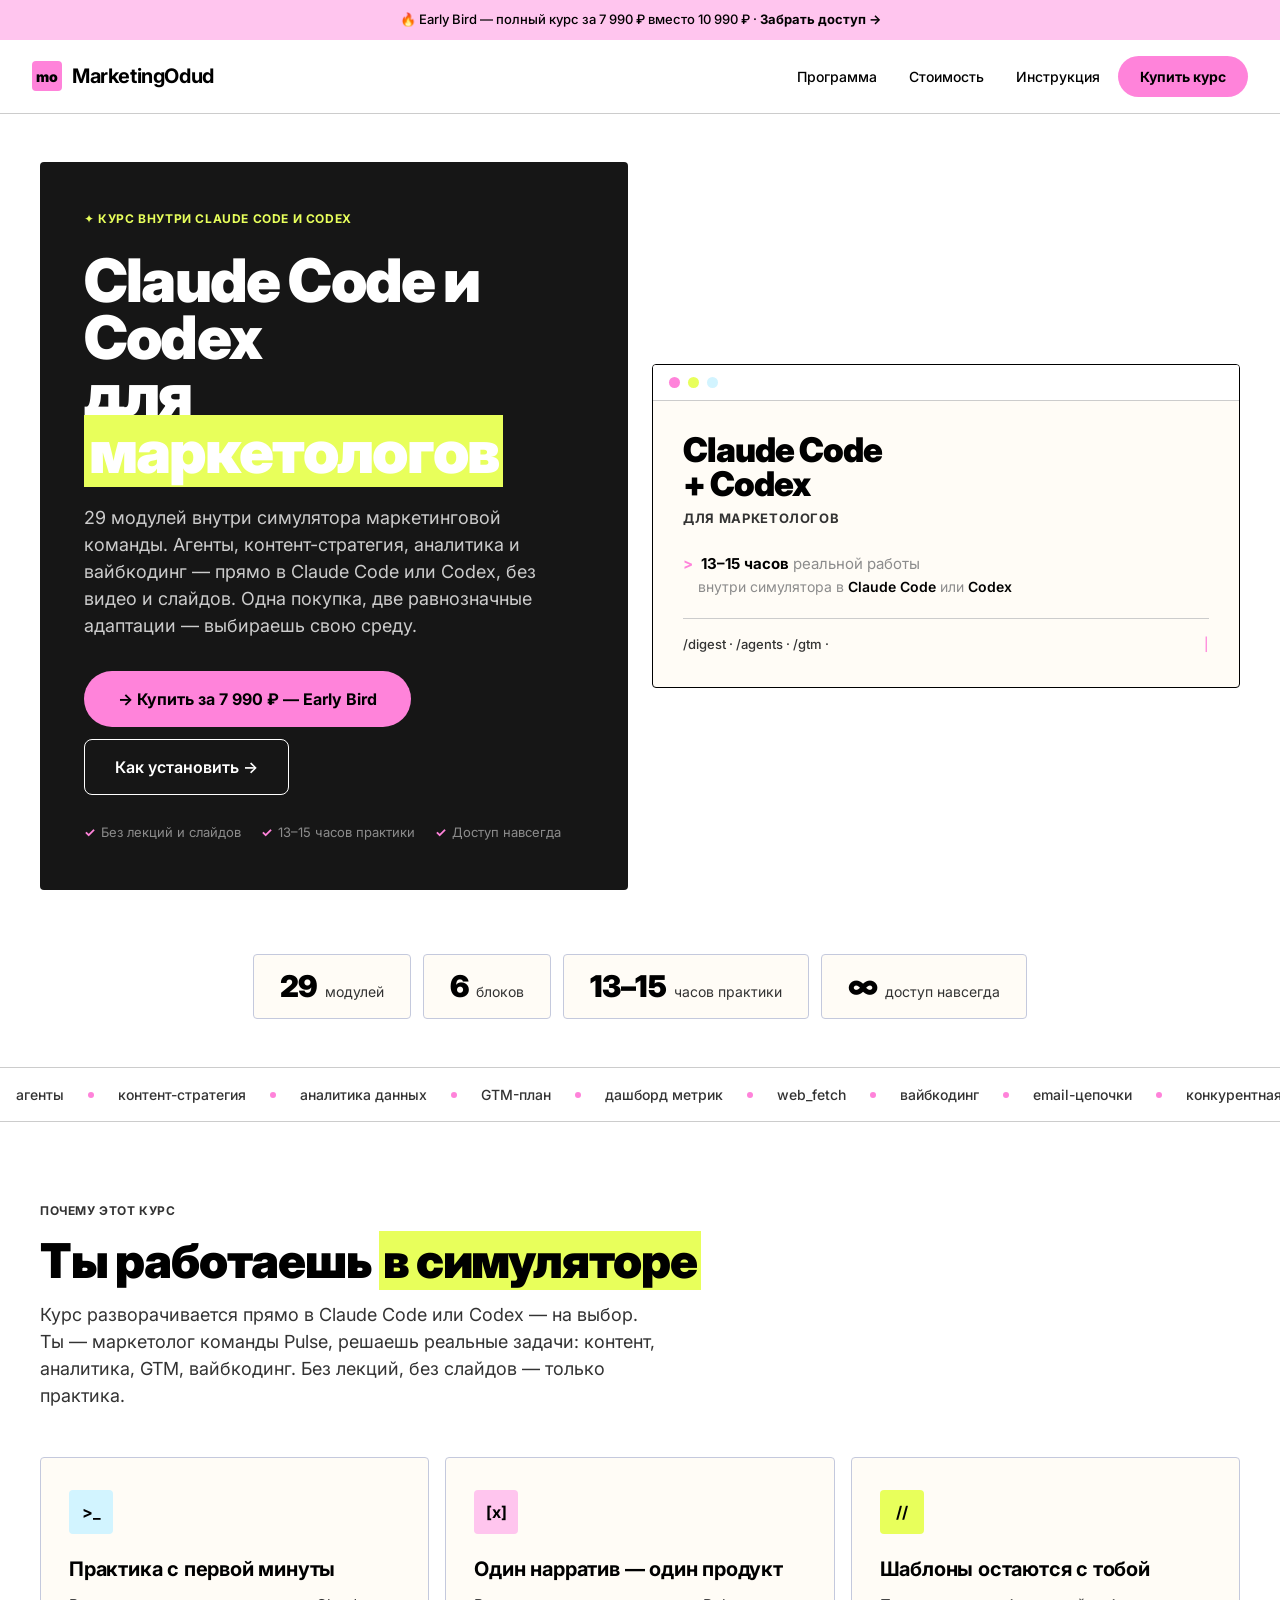
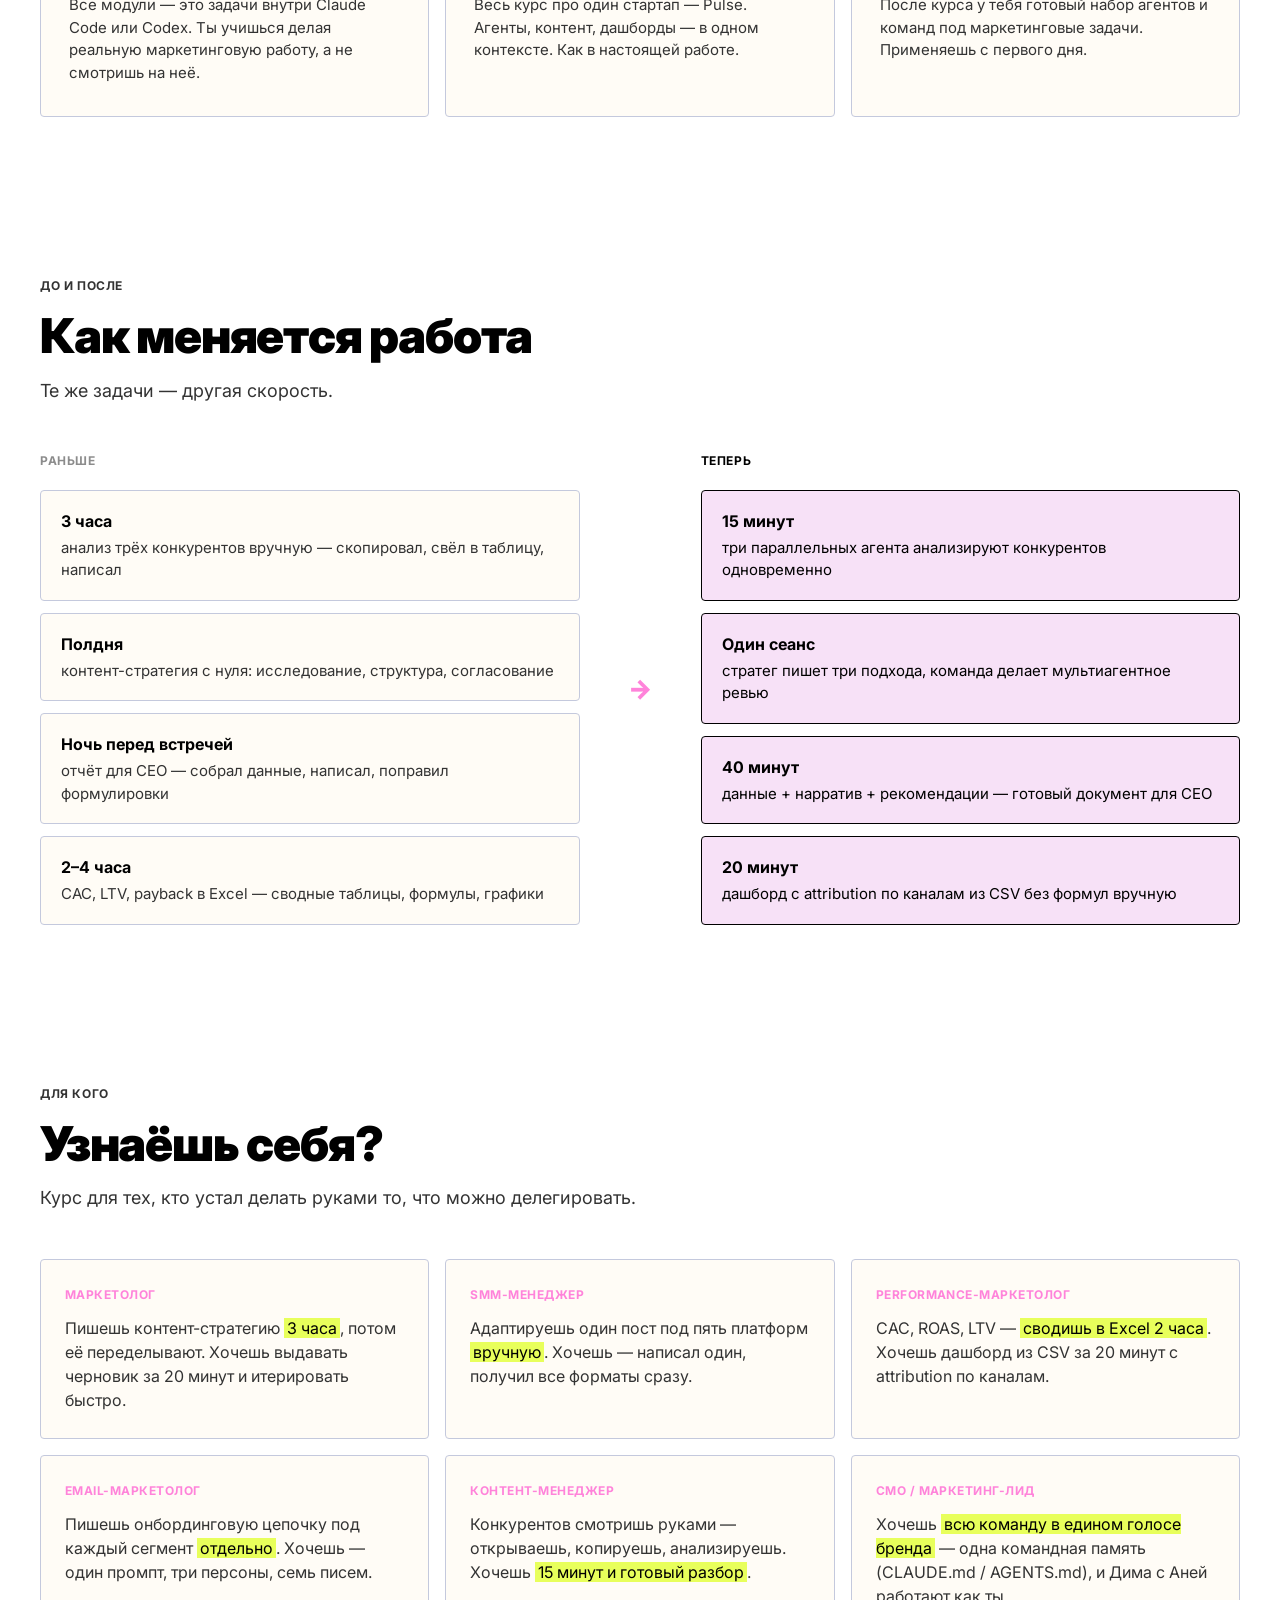
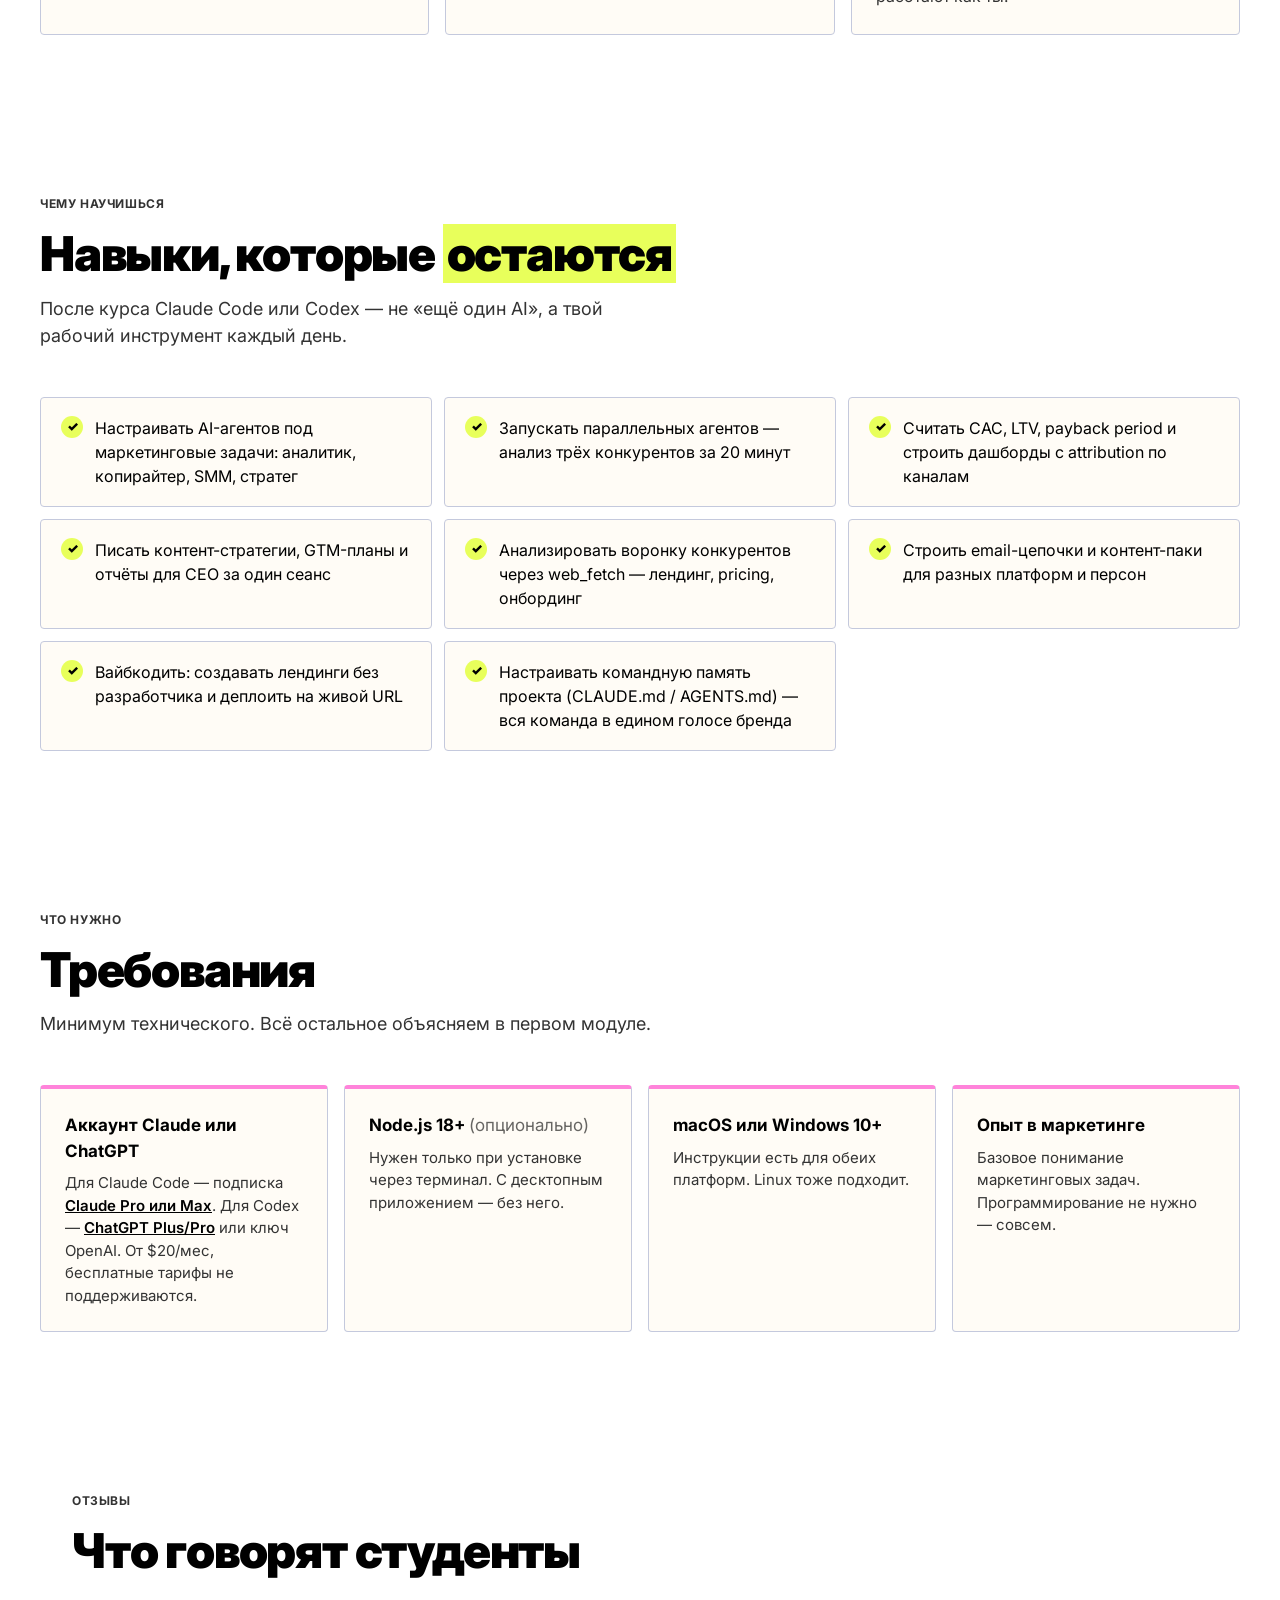
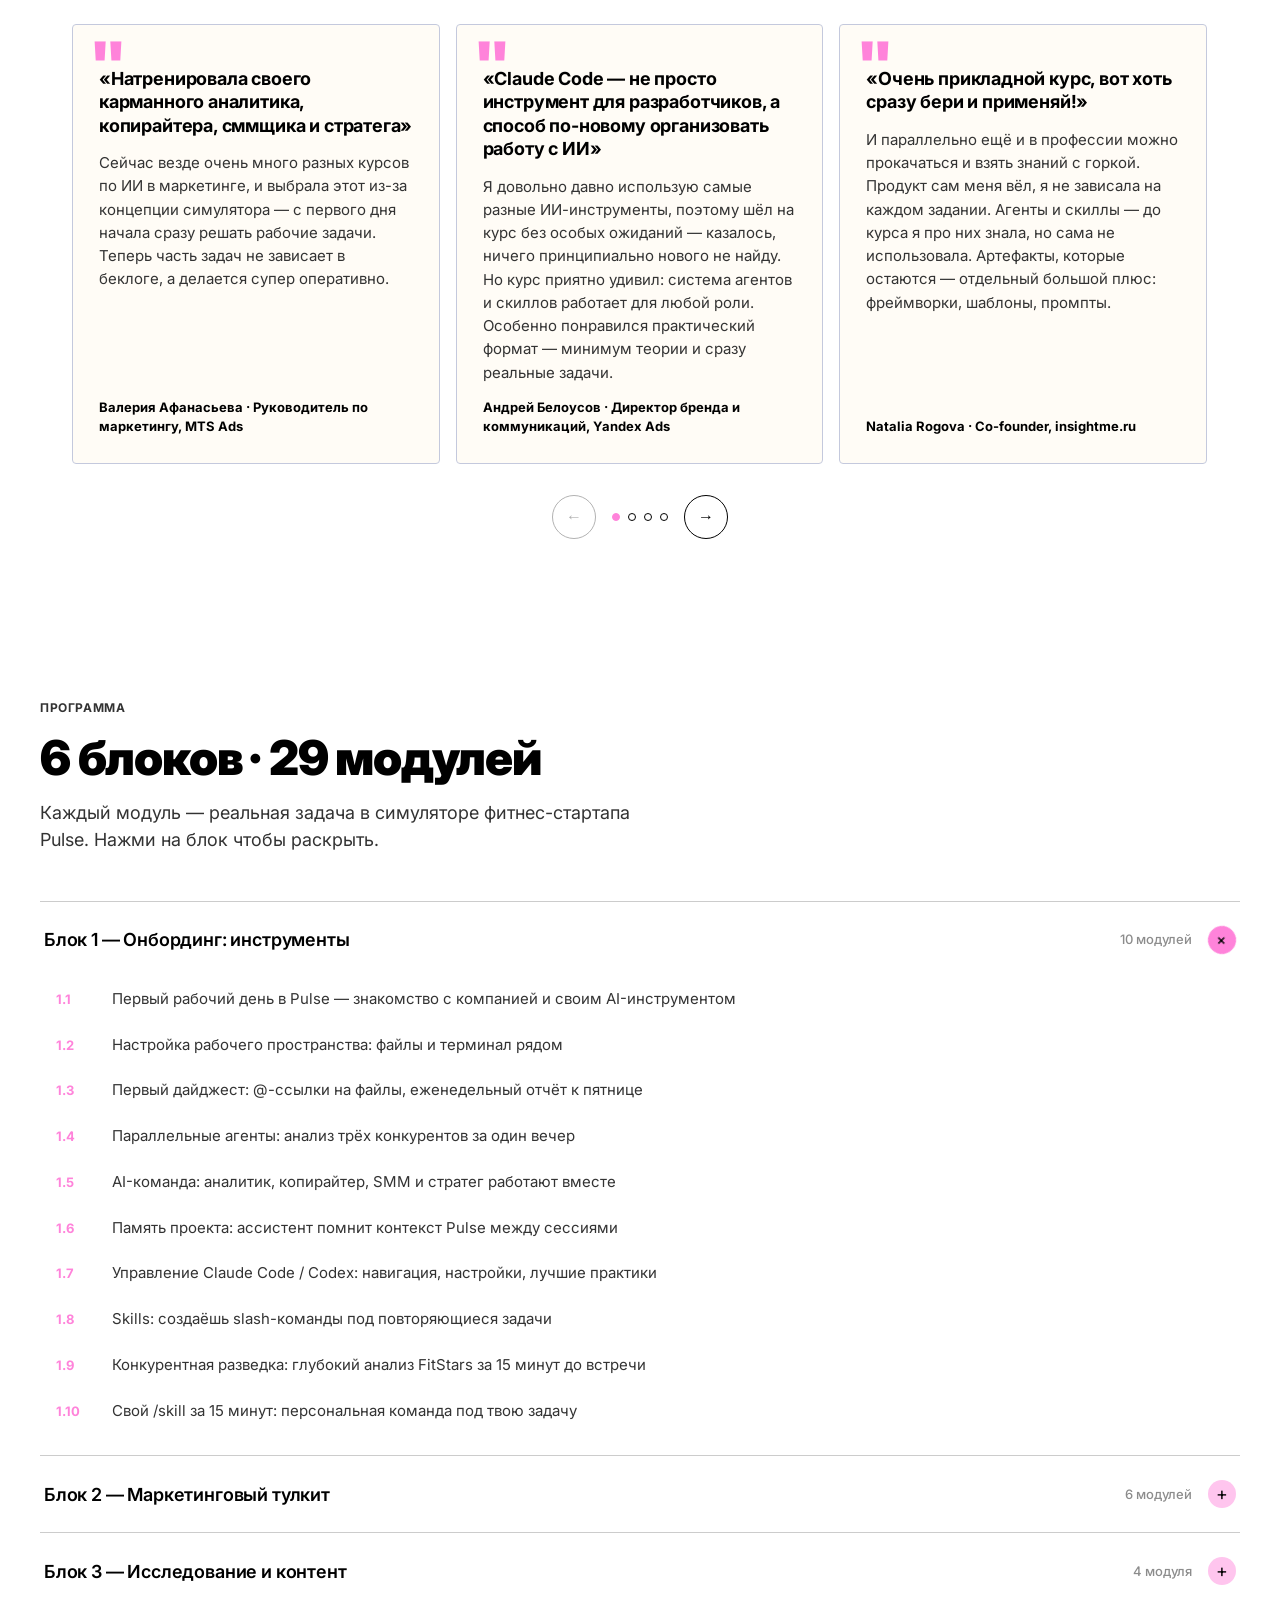
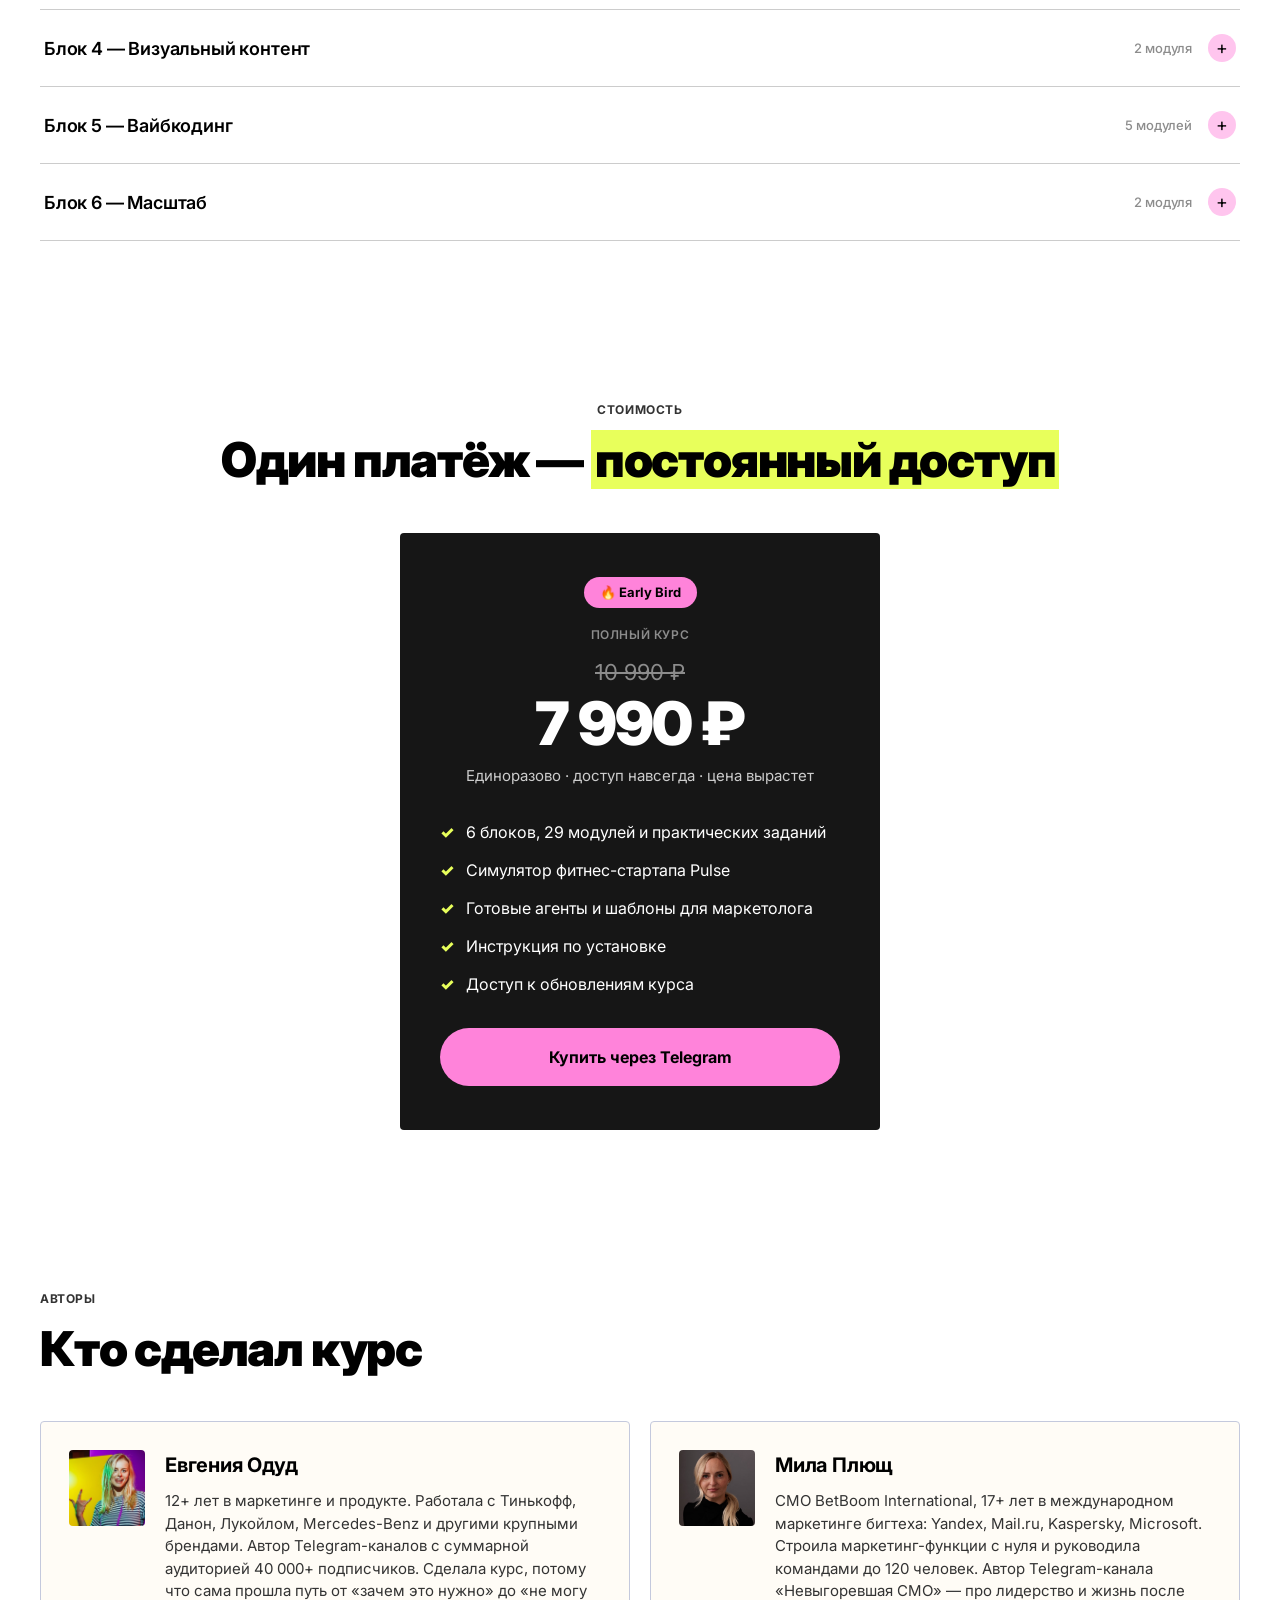
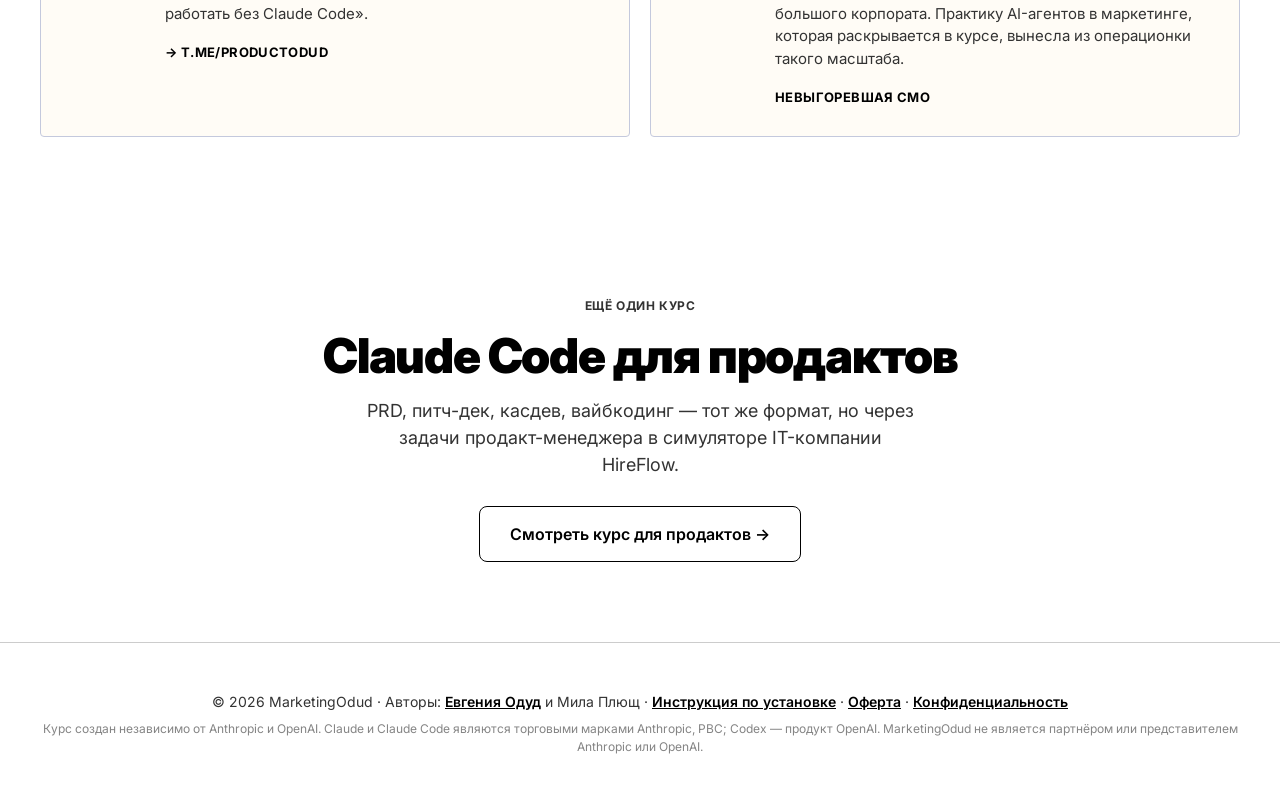
<file: design-variants/02-mews/index.html>
<!DOCTYPE html>
<html lang="ru">
<head>
  <meta charset="UTF-8" />
  <meta name="viewport" content="width=device-width, initial-scale=1.0" />
  <title>MarketingOdud — Claude Code и Codex для маркетологов</title>
  <meta name="description" content="Практический курс по Claude Code и Codex для маркетологов. Агенты, контент-стратегия, аналитика данных, вайбкодинг — через реальные задачи в симуляторе маркетинговой команды Pulse. Две адаптации, один доступ." />
  <link rel="icon" type="image/svg+xml" href="../../favicon.svg" />
  <link rel="stylesheet" href="styles-mews.css" />
  <!-- Yandex.Metrika counter -->
  <script type="text/javascript">
    (function(m,e,t,r,i,k,a){
        m[i]=m[i]||function(){(m[i].a=m[i].a||[]).push(arguments)};
        m[i].l=1*new Date();
        for (var j = 0; j < document.scripts.length; j++) {if (document.scripts[j].src === r) { return; }}
        k=e.createElement(t),a=e.getElementsByTagName(t)[0],k.async=1,k.src=r,a.parentNode.insertBefore(k,a)
    })(window, document,'script','https://mc.yandex.ru/metrika/tag.js?id=108214180', 'ym');
    ym(108214180, 'init', {ssr:true, webvisor:true, clickmap:true, ecommerce:"dataLayer", referrer: document.referrer, url: location.href, accurateTrackBounce:true, trackLinks:true});
  </script>
  <noscript><div><img src="https://mc.yandex.ru/watch/108214180" style="position:absolute; left:-9999px;" alt="" /></div></noscript>
  <!-- /Yandex.Metrika counter -->
  <meta property="og:title" content="Claude Code и Codex для маркетологов" />
  <meta property="og:description" content="13–15 часов реальной работы в симуляторе маркетинговой команды. Агенты, контент, аналитика, вайбкодинг — без видео и слайдов." />
  <meta property="og:image" content="https://odud.marketing/og-image.png" />
  <meta property="og:image:width" content="1536" />
  <meta property="og:image:height" content="1024" />
  <meta property="og:image:alt" content="Claude Code и Codex для маркетологов — курс MarketingOdud" />
  <meta property="og:url" content="https://odud.marketing" />
  <meta property="og:type" content="website" />
  <meta property="og:locale" content="ru_RU" />
  <meta name="twitter:card" content="summary_large_image" />
  <meta name="twitter:title" content="Claude Code и Codex для маркетологов" />
  <meta name="twitter:description" content="13–15 часов реальной работы в симуляторе. Агенты, контент, аналитика, вайбкодинг — прямо в Claude Code или Codex." />
  <meta name="twitter:image" content="https://odud.marketing/og-image.png" />

  <script type="application/ld+json">
  {
    "@context": "https://schema.org",
    "@graph": [
      {
        "@type": "Course",
        "name": "Claude Code и Codex для маркетологов",
        "description": "Практический курс по Claude Code и Codex для маркетологов. 29 модулей внутри симулятора маркетинговой команды Pulse — агенты, контент-стратегия, аналитика данных, вайбкодинг. Две равнозначные адаптации, один доступ.",
        "url": "https://odud.marketing",
        "image": "https://odud.marketing/og-image.png",
        "inLanguage": "ru",
        "provider": [
          {
            "@type": "Person",
            "name": "Евгения Панова",
            "url": "https://odud.marketing"
          },
          {
            "@type": "Person",
            "name": "Мила Плющ"
          }
        ],
        "offers": {
          "@type": "Offer",
          "price": "7990",
          "priceCurrency": "RUB",
          "availability": "https://schema.org/InStock",
          "url": "https://telegram.me/tribute/app?startapp=sSYP"
        },
        "hasCourseInstance": {
          "@type": "CourseInstance",
          "courseMode": "online",
          "courseWorkload": "PT15H"
        }
      },
      {
        "@type": "WebSite",
        "name": "MarketingOdud",
        "url": "https://odud.marketing"
      },
      {
        "@type": "Person",
        "name": "Евгения Панова",
        "url": "https://odud.marketing",
        "knowsAbout": ["Маркетинг", "Claude Code", "Codex", "AI-инструменты", "Контент-стратегия"]
      }
    ]
  }
  </script>
</head>
<body>

  <!-- Announcement bar -->
  <div class="announce">
    🔥 Early Bird — полный курс за 7 990 ₽ вместо 10 990 ₽ · <a href="https://telegram.me/tribute/app?startapp=sSYP" onclick="ym(108214180,'reachGoal','onclick')" target="_blank" rel="noopener">Забрать доступ →</a>
  </div>

  <!-- Navigation -->
  <nav class="nav">
    <a href="index.html" class="nav-logo">
      <span class="logo-mark">mo</span>
      MarketingOdud
    </a>
    <div class="nav-links">
      <a href="#modules" class="nav-link">Программа</a>
      <a href="#pricing" class="nav-link">Стоимость</a>
      <a href="../../start.html" class="nav-link">Инструкция</a>
      <a href="https://telegram.me/tribute/app?startapp=sSYP" onclick="ym(108214180,'reachGoal','onclick')" class="btn-primary" target="_blank" rel="noopener">Купить курс</a>
    </div>
  </nav>

  <!-- Hero -->
  <section class="hero">
    <div class="hero-inner">
    <div class="hero-content">
      <div class="hero-badge">✦ Курс внутри Claude Code и Codex</div>
      <h1>Claude Code и Codex<br>для <span class="hl">маркетологов</span></h1>
      <p>
        29 модулей внутри симулятора маркетинговой команды. Агенты, контент-стратегия,
        аналитика и вайбкодинг — прямо в Claude Code или Codex, без видео и слайдов.
        Одна покупка, две равнозначные адаптации — выбираешь свою среду.
      </p>
      <div class="hero-ctas">
        <a href="https://telegram.me/tribute/app?startapp=sSYP" onclick="ym(108214180,'reachGoal','onclick')" class="btn-primary btn-large" target="_blank" rel="noopener">
          → Купить за 7 990 ₽ — Early Bird
        </a>
        <a href="../../start.html" class="btn-secondary btn-large">Как установить →</a>
      </div>
      <div class="hero-meta">
        <span>Без лекций и слайдов</span>
        <span>13–15 часов практики</span>
        <span>Доступ навсегда</span>
      </div>
    </div>
    <div class="hero-terminal">
      <div class="terminal-chrome">
        <span class="t-dot t-dot-r"></span>
        <span class="t-dot t-dot-y"></span>
        <span class="t-dot t-dot-g"></span>
      </div>
      <div class="terminal-body">
        <div class="t-px-title">Claude Code<br>+ Codex</div>
        <div class="t-px-sub">для маркетологов</div>
        <div class="t-desc">
          <div class="t-desc-line">
            <span class="t-prompt">&gt;</span>
            <span><span class="t-bold">13–15 часов</span> <span class="t-muted">реальной работы</span></span>
          </div>
          <div class="t-sub-line">внутри симулятора в <strong>Claude Code</strong> или <strong>Codex</strong></div>
        </div>
        <div class="t-divider"></div>
        <div class="t-statusbar">
          <span>/digest · /agents · /gtm · /dashboard</span>
          <span class="t-cursor">|</span>
        </div>
      </div>
    </div>
    </div><!-- /hero-inner -->
  </section>

  <!-- Stats bar -->
  <div class="stats-bar">
    <div class="stats-bar-inner">
      <div class="stat-item">
        <span class="stat-num">29</span>
        <span class="stat-label">модулей</span>
      </div>
      <div class="stat-item">
        <span class="stat-num">6</span>
        <span class="stat-label">блоков</span>
      </div>
      <div class="stat-item">
        <span class="stat-num">13–15</span>
        <span class="stat-label">часов практики</span>
      </div>
      <div class="stat-item">
        <span class="stat-num">∞</span>
        <span class="stat-label">доступ навсегда</span>
      </div>
    </div>
  </div>

  <!-- Marquee -->
  <div class="marquee-wrap">
    <div class="marquee-track">
      <span class="marquee-item">агенты <span class="marquee-dot"></span> контент-стратегия <span class="marquee-dot"></span> аналитика данных <span class="marquee-dot"></span> GTM-план <span class="marquee-dot"></span> дашборд метрик <span class="marquee-dot"></span> web_fetch <span class="marquee-dot"></span> вайбкодинг <span class="marquee-dot"></span> email-цепочки <span class="marquee-dot"></span> конкурентная разведка <span class="marquee-dot"></span> командный CLAUDE.md / AGENTS.md <span class="marquee-dot"></span> параллельные агенты <span class="marquee-dot"></span> CAC · LTV · payback <span class="marquee-dot"></span> Notion · Slack · Sheets <span class="marquee-dot"></span></span>
      <span class="marquee-item">агенты <span class="marquee-dot"></span> контент-стратегия <span class="marquee-dot"></span> аналитика данных <span class="marquee-dot"></span> GTM-план <span class="marquee-dot"></span> дашборд метрик <span class="marquee-dot"></span> web_fetch <span class="marquee-dot"></span> вайбкодинг <span class="marquee-dot"></span> email-цепочки <span class="marquee-dot"></span> конкурентная разведка <span class="marquee-dot"></span> командный CLAUDE.md / AGENTS.md <span class="marquee-dot"></span> параллельные агенты <span class="marquee-dot"></span> CAC · LTV · payback <span class="marquee-dot"></span> Notion · Slack · Sheets <span class="marquee-dot"></span></span>
    </div>
  </div>

  <!-- Why different -->
  <section>
    <div class="container">
      <div class="section-label">Почему этот курс</div>
      <h2 class="section-title">Ты работаешь <span class="hl">в симуляторе</span></h2>
      <p class="section-subtitle">Курс разворачивается прямо в Claude Code или Codex — на выбор. Ты — маркетолог команды Pulse, решаешь реальные задачи: контент, аналитика, GTM, вайбкодинг. Без лекций, без слайдов — только практика.</p>
      <div class="why-grid">
        <div class="why-card">
          <div class="why-icon">&gt;_</div>
          <h3>Практика с первой минуты</h3>
          <p>Все модули — это задачи внутри Claude Code или Codex. Ты учишься делая реальную маркетинговую работу, а не смотришь на неё.</p>
        </div>
        <div class="why-card">
          <div class="why-icon">[x]</div>
          <h3>Один нарратив — один продукт</h3>
          <p>Весь курс про один стартап — Pulse. Агенты, контент, дашборды — в одном контексте. Как в настоящей работе.</p>
        </div>
        <div class="why-card">
          <div class="why-icon">//</div>
          <h3>Шаблоны остаются с тобой</h3>
          <p>После курса у тебя готовый набор агентов и команд под маркетинговые задачи. Применяешь с первого дня.</p>
        </div>
      </div>
    </div>
  </section>

  <!-- Before / After -->
  <section>
    <div class="container">
      <div class="section-label">До и после</div>
      <h2 class="section-title">Как меняется работа</h2>
      <p class="section-subtitle">Те же задачи — другая скорость.</p>

      <div class="ba-grid">
        <div class="ba-col">
          <div class="ba-col-header">Раньше</div>
          <div class="ba-row">
            <div class="ba-item bad">
              <strong>3 часа</strong>
              анализ трёх конкурентов вручную — скопировал, свёл в таблицу, написал
            </div>
            <div class="ba-item bad">
              <strong>Полдня</strong>
              контент-стратегия с нуля: исследование, структура, согласование
            </div>
            <div class="ba-item bad">
              <strong>Ночь перед встречей</strong>
              отчёт для CEO — собрал данные, написал, поправил формулировки
            </div>
            <div class="ba-item bad">
              <strong>2–4 часа</strong>
              CAC, LTV, payback в Excel — сводные таблицы, формулы, графики
            </div>
          </div>
        </div>

        <div class="ba-arrow">→</div>

        <div class="ba-col after">
          <div class="ba-col-header">Теперь</div>
          <div class="ba-row">
            <div class="ba-item good">
              <strong>15 минут</strong>
              три параллельных агента анализируют конкурентов одновременно
            </div>
            <div class="ba-item good">
              <strong>Один сеанс</strong>
              стратег пишет три подхода, команда делает мультиагентное ревью
            </div>
            <div class="ba-item good">
              <strong>40 минут</strong>
              данные + нарратив + рекомендации — готовый документ для CEO
            </div>
            <div class="ba-item good">
              <strong>20 минут</strong>
              дашборд с attribution по каналам из CSV без формул вручную
            </div>
          </div>
        </div>
      </div>
    </div>
  </section>

  <!-- For whom: pain points -->
  <section>
    <div class="container">
      <div class="section-label">Для кого</div>
      <h2 class="section-title">Узнаёшь себя?</h2>
      <p class="section-subtitle">Курс для тех, кто устал делать руками то, что можно делегировать.</p>

      <div class="pain-grid">
        <div class="pain-card">
          <div class="pain-role">Маркетолог</div>
          <div class="pain-text">Пишешь контент-стратегию <em>3 часа</em>, потом её переделывают. Хочешь выдавать черновик за 20 минут и итерировать быстро.</div>
        </div>
        <div class="pain-card">
          <div class="pain-role">SMM-менеджер</div>
          <div class="pain-text">Адаптируешь один пост под пять платформ <em>вручную</em>. Хочешь — написал один, получил все форматы сразу.</div>
        </div>
        <div class="pain-card">
          <div class="pain-role">Performance-маркетолог</div>
          <div class="pain-text">CAC, ROAS, LTV — <em>сводишь в Excel 2 часа</em>. Хочешь дашборд из CSV за 20 минут с attribution по каналам.</div>
        </div>
        <div class="pain-card">
          <div class="pain-role">Email-маркетолог</div>
          <div class="pain-text">Пишешь онбординговую цепочку под каждый сегмент <em>отдельно</em>. Хочешь — один промпт, три персоны, семь писем.</div>
        </div>
        <div class="pain-card">
          <div class="pain-role">Контент-менеджер</div>
          <div class="pain-text">Конкурентов смотришь руками — открываешь, копируешь, анализируешь. Хочешь <em>15 минут и готовый разбор</em>.</div>
        </div>
        <div class="pain-card">
          <div class="pain-role">CMO / Маркетинг-лид</div>
          <div class="pain-text">Хочешь <em>всю команду в едином голосе бренда</em> — одна командная память (CLAUDE.md / AGENTS.md), и Дима с Аней работают как ты.</div>
        </div>
      </div>
    </div>
  </section>

  <!-- What you'll learn -->
  <section>
    <div class="container">
      <div class="section-label">Чему научишься</div>
      <h2 class="section-title">Навыки, которые <span class="hl">остаются</span></h2>
      <p class="section-subtitle">После курса Claude Code или Codex — не «ещё один AI», а твой рабочий инструмент каждый день.</p>
      <ul class="learn-list">
        <li><span class="check">✓</span> Настраивать AI-агентов под маркетинговые задачи: аналитик, копирайтер, SMM, стратег</li>
        <li><span class="check">✓</span> Запускать параллельных агентов — анализ трёх конкурентов за 20 минут</li>
        <li><span class="check">✓</span> Считать CAC, LTV, payback period и строить дашборды с attribution по каналам</li>
        <li><span class="check">✓</span> Писать контент-стратегии, GTM-планы и отчёты для CEO за один сеанс</li>
        <li><span class="check">✓</span> Анализировать воронку конкурентов через web_fetch — лендинг, pricing, онбординг</li>
        <li><span class="check">✓</span> Строить email-цепочки и контент-паки для разных платформ и персон</li>
        <li><span class="check">✓</span> Вайбкодить: создавать лендинги без разработчика и деплоить на живой URL</li>
        <li><span class="check">✓</span> Настраивать командную память проекта (CLAUDE.md / AGENTS.md) — вся команда в едином голосе бренда</li>
      </ul>
    </div>
  </section>

  <!-- Requirements -->
  <section id="requirements">
    <div class="container">
      <div class="section-label">Что нужно</div>
      <h2 class="section-title">Требования</h2>
      <p class="section-subtitle">Минимум технического. Всё остальное объясняем в первом модуле.</p>
      <div class="req-grid">
        <div class="req-card">
          <div class="req-name">Аккаунт Claude или ChatGPT</div>
          <div class="req-detail">Для Claude Code — подписка <a href="https://claude.ai" target="_blank" rel="noopener">Claude Pro или Max</a>. Для Codex — <a href="https://chatgpt.com" target="_blank" rel="noopener">ChatGPT Plus/Pro</a> или ключ OpenAI. От $20/мес, бесплатные тарифы не поддерживаются.</div>
        </div>
        <div class="req-card">
          <div class="req-name">Node.js 18+ <span style="font-weight:400; opacity:0.6">(опционально)</span></div>
          <div class="req-detail">Нужен только при установке через терминал. С десктопным приложением — без него.</div>
        </div>
        <div class="req-card">
          <div class="req-name">macOS или Windows 10+</div>
          <div class="req-detail">Инструкции есть для обеих платформ. Linux тоже подходит.</div>
        </div>
        <div class="req-card">
          <div class="req-name">Опыт в маркетинге</div>
          <div class="req-detail">Базовое понимание маркетинговых задач. Программирование не нужно — совсем.</div>
        </div>
      </div>
    </div>
  </section>

  <!-- Reviews -->
  <section class="reviews-section">
    <div class="container">
      <div class="section-label">Отзывы</div>
      <h2 class="section-title">Что говорят студенты</h2>
      <div class="reviews-slider-wrap">
        <div class="reviews-track" id="reviewsTrack">
        <div class="review-card">
          <div class="review-quote">«Натренировала своего карманного аналитика, копирайтера, сммщика и стратега»</div>
          <div class="review-full">Сейчас везде очень много разных курсов по ИИ в маркетинге, и выбрала этот из-за концепции симулятора — с первого дня начала сразу решать рабочие задачи. Теперь часть задач не зависает в беклоге, а делается супер оперативно.</div>
          <div class="review-author">Валерия Афанасьева · Руководитель по маркетингу, MTS Ads</div>
        </div>
        <div class="review-card">
          <div class="review-quote">«Claude Code — не просто инструмент для разработчиков, а способ по-новому организовать работу с ИИ»</div>
          <div class="review-full">Я довольно давно использую самые разные ИИ-инструменты, поэтому шёл на курс без особых ожиданий — казалось, ничего принципиально нового не найду. Но курс приятно удивил: система агентов и скиллов работает для любой роли. Особенно понравился практический формат — минимум теории и сразу реальные задачи.</div>
          <div class="review-author">Андрей Белоусов · Директор бренда и коммуникаций, Yandex Ads</div>
        </div>
        <div class="review-card">
          <div class="review-quote">«Очень прикладной курс, вот хоть сразу бери и применяй!»</div>
          <div class="review-full">И параллельно ещё и в профессии можно прокачаться и взять знаний с горкой. Продукт сам меня вёл, я не зависала на каждом задании. Агенты и скиллы — до курса я про них знала, но сама не использовала. Артефакты, которые остаются — отдельный большой плюс: фреймворки, шаблоны, промпты.</div>
          <div class="review-author">Natalia Rogova · Co-founder, insightme.ru</div>
        </div>
        <div class="review-card">
          <div class="review-quote">«Закончила не отрываясь за 2 дня — использую терминал, генерирую картинки, оркестрирую агентами»</div>
          <div class="review-full">Я уже молчу про автоматизацию репортов, контент-стратегий и дайджестов. Создала md файлы про свою компанию, скилы и настроила процессы! Это просто бомба и будущее эдтеха! Формат учись сразу на рабочих кейсах безумный!</div>
          <div class="review-author">Елена Белык · PMM, Booking</div>
        </div>
        <div class="review-card">
          <div class="review-quote">«Поняла что такое агенты, перестала бояться этого слова»</div>
          <div class="review-full">Смогла делать маркетинговые исследования для стартапа который пришёл на консалтинг в четыре руки. Никогда ещё так быстро не получалось собрать информацию, причём исчерпывающую. Настроила себе файлы about Me, научила Клода писать моими словами.</div>
          <div class="review-author">Aleksandra Kochanova · Product Advisor, автор <a href="https://t.me/product_and_life" target="_blank" rel="noopener">@product_and_life</a></div>
        </div>
        <div class="review-card">
          <div class="review-quote">«Сейчас на втором модуле и уже в восторге 🔥»</div>
          <div class="review-full">Очень крутой формат, которого пока нет на рынке, многое уже забрала в свою рабочую рутину. Спасибо 🙌</div>
          <div class="review-author">Anastasiia Ivanchenko · Senior Product Manager</div>
        </div>
        <div class="review-card">
          <div class="review-quote">«Концентрат must-have инструментов для маркетолога, без воды и лишнего хайпа»</div>
          <div class="review-full">Отлично заходит, чтобы быстро онбордить команду в ИИ и выровнять скиллсет. После курса есть уверенность, что у всех закрыт базовый набор инструментов. Командный CLAUDE.md сразу применили — теперь все пишут в одном голосе бренда.</div>
          <div class="review-author">Игнат Зайончковский · CPO, bothelp.io</div>
        </div>
        <div class="review-card">
          <div class="review-quote">«Долго откладывал практику с агентами — здесь наконец поработал руками»</div>
          <div class="review-full">Сначала было непонятно что делать, но в какой-то момент приходит понимание и процесс начинает приносить удовольствие. Дашборд метрик и анализ воронки конкурентов — вещи которые раньше занимали день, теперь делаю за час.</div>
          <div class="review-author">Кирилл Якунин · Маркетолог, Kadrout</div>
        </div>
        <div class="review-card">
          <div class="review-quote">«Прошла за выходные, сегодня уже почти все инструменты использовала на работе»</div>
          <div class="review-full">Мне курс очень понравился, прошла за выходные, сегодня уже почти все инструменты использовала на работе. Спасибо!</div>
          <div class="review-author">Natalia Slavina · Руководитель IT-департамента</div>
        </div>
        <div class="review-card">
          <div class="review-quote">«Курс великолепнейший — это уже новый мир»</div>
          <div class="review-full">Море благодарностей. Я ещё на модуле 1.6, но это уже новый мир. Когда вижу образ как это может работать, быстро могу переложить на свои задачи. Спасибо за это чудо 🙌</div>
          <div class="review-author">Julia · CFO</div>
        </div>
        </div><!-- /reviews-track -->
        <div class="reviews-nav">
          <button class="rev-prev" onclick="slideReviews(-1)">←</button>
          <div class="rev-dots" id="revDots"></div>
          <button class="rev-next" onclick="slideReviews(1)">→</button>
        </div>
      </div><!-- /reviews-slider-wrap -->
    </div>
  </section>

  <!-- Modules -->
  <section class="modules-section" id="modules">
    <div class="container">
      <div class="section-label">Программа</div>
      <h2 class="section-title">6 блоков · 29 модулей</h2>
      <p class="section-subtitle">Каждый модуль — реальная задача в симуляторе фитнес-стартапа Pulse. Нажми на блок чтобы раскрыть.</p>

      <div class="accordion">

        <div class="acc-item open">
          <div class="acc-header" onclick="toggleAcc(this)">
            <span class="acc-title">Блок 1 — Онбординг: инструменты</span>
            <span class="acc-meta">10 модулей</span>
            <span class="acc-icon">+</span>
          </div>
          <div class="acc-body">
            <div class="acc-module-list">
              <div class="acc-module-item"><span class="acc-module-num">1.1</span><span class="acc-module-title">Первый рабочий день в Pulse — знакомство с компанией и своим AI-инструментом</span></div>
              <div class="acc-module-item"><span class="acc-module-num">1.2</span><span class="acc-module-title">Настройка рабочего пространства: файлы и терминал рядом</span></div>
              <div class="acc-module-item"><span class="acc-module-num">1.3</span><span class="acc-module-title">Первый дайджест: @-ссылки на файлы, еженедельный отчёт к пятнице</span></div>
              <div class="acc-module-item"><span class="acc-module-num">1.4</span><span class="acc-module-title">Параллельные агенты: анализ трёх конкурентов за один вечер</span></div>
              <div class="acc-module-item"><span class="acc-module-num">1.5</span><span class="acc-module-title">AI-команда: аналитик, копирайтер, SMM и стратег работают вместе</span></div>
              <div class="acc-module-item"><span class="acc-module-num">1.6</span><span class="acc-module-title">Память проекта: ассистент помнит контекст Pulse между сессиями</span></div>
              <div class="acc-module-item"><span class="acc-module-num">1.7</span><span class="acc-module-title">Управление Claude Code / Codex: навигация, настройки, лучшие практики</span></div>
              <div class="acc-module-item"><span class="acc-module-num">1.8</span><span class="acc-module-title">Skills: создаёшь slash-команды под повторяющиеся задачи</span></div>
              <div class="acc-module-item"><span class="acc-module-num">1.9</span><span class="acc-module-title">Конкурентная разведка: глубокий анализ FitStars за 15 минут до встречи</span></div>
              <div class="acc-module-item"><span class="acc-module-num">1.10</span><span class="acc-module-title">Свой /skill за 15 минут: персональная команда под твою задачу</span></div>
            </div>
          </div>
        </div>

        <div class="acc-item">
          <div class="acc-header" onclick="toggleAcc(this)">
            <span class="acc-title">Блок 2 — Маркетинговый тулкит</span>
            <span class="acc-meta">6 модулей</span>
            <span class="acc-icon">+</span>
          </div>
          <div class="acc-body">
            <div class="acc-module-list">
              <div class="acc-module-item"><span class="acc-module-num">2.1</span><span class="acc-module-title">Контент-стратегия Q2: три подхода + мультиагентное ревью</span></div>
              <div class="acc-module-item"><span class="acc-module-num">2.2</span><span class="acc-module-title">Анализ данных: воронки, когорты и attribution из CSV за минуты</span></div>
              <div class="acc-module-item"><span class="acc-module-num">2.3</span><span class="acc-module-title">GTM-план запуска новой фичи: от инсайта до плана за один сеанс</span></div>
              <div class="acc-module-item"><span class="acc-module-num">2.4</span><span class="acc-module-title">Дашборд метрик: CAC, LTV, payback period по каналам</span></div>
              <div class="acc-module-item"><span class="acc-module-num">2.5</span><span class="acc-module-title">Анализ воронки конкурентов через web_fetch: лендинг, pricing, онбординг</span></div>
              <div class="acc-module-item"><span class="acc-module-num">2.6</span><span class="acc-module-title">Отчёт для CEO: данные + нарратив + рекомендации</span></div>
            </div>
          </div>
        </div>

        <div class="acc-item">
          <div class="acc-header" onclick="toggleAcc(this)">
            <span class="acc-title">Блок 3 — Исследование и контент</span>
            <span class="acc-meta">4 модуля</span>
            <span class="acc-icon">+</span>
          </div>
          <div class="acc-body">
            <div class="acc-module-list">
              <div class="acc-module-item"><span class="acc-module-num">3.1</span><span class="acc-module-title">AI-касдев: синтетические интервью с персонами Pulse</span></div>
              <div class="acc-module-item"><span class="acc-module-num">3.2</span><span class="acc-module-title">Email-цепочки онбординга: день 1, 3, 7 под каждую персону</span></div>
              <div class="acc-module-item"><span class="acc-module-num">3.3</span><span class="acc-module-title">Контент-пак: посты, сторис, email — полный комплект за один сеанс</span></div>
              <div class="acc-module-item"><span class="acc-module-num">3.4</span><span class="acc-module-title">Аналитика контента: что работает и почему</span></div>
            </div>
          </div>
        </div>

        <div class="acc-item">
          <div class="acc-header" onclick="toggleAcc(this)">
            <span class="acc-title">Блок 4 — Визуальный контент</span>
            <span class="acc-meta">2 модуля</span>
            <span class="acc-icon">+</span>
          </div>
          <div class="acc-body">
            <div class="acc-module-list">
              <div class="acc-module-item"><span class="acc-module-num">4.1</span><span class="acc-module-title">Визуальные промпты для соцсетей: стиль, персоны, форматы</span></div>
              <div class="acc-module-item"><span class="acc-module-num">4.2</span><span class="acc-module-title">API для изображений: автоматическая генерация визуалов</span></div>
            </div>
          </div>
        </div>

        <div class="acc-item">
          <div class="acc-header" onclick="toggleAcc(this)">
            <span class="acc-title">Блок 5 — Вайбкодинг</span>
            <span class="acc-meta">5 модулей</span>
            <span class="acc-icon">+</span>
          </div>
          <div class="acc-body">
            <div class="acc-module-list">
              <div class="acc-module-item"><span class="acc-module-num">5.1</span><span class="acc-module-title">Идея: от маркетинговой задачи к концепции лендинга</span></div>
              <div class="acc-module-item"><span class="acc-module-num">5.2</span><span class="acc-module-title">Архитектура: структура и стек без разработчика</span></div>
              <div class="acc-module-item"><span class="acc-module-num">5.3</span><span class="acc-module-title">Сборка: ассистент пишет код, ты итерируешь и правишь</span></div>
              <div class="acc-module-item"><span class="acc-module-num">5.4</span><span class="acc-module-title">GitHub: версионирование и резервная копия</span></div>
              <div class="acc-module-item"><span class="acc-module-num">5.5</span><span class="acc-module-title">Деплой: живой URL за 10 минут через Vercel</span></div>
            </div>
          </div>
        </div>

        <div class="acc-item">
          <div class="acc-header" onclick="toggleAcc(this)">
            <span class="acc-title">Блок 6 — Масштаб</span>
            <span class="acc-meta">2 модуля</span>
            <span class="acc-icon">+</span>
          </div>
          <div class="acc-body">
            <div class="acc-module-list">
              <div class="acc-module-item"><span class="acc-module-num">6.1</span><span class="acc-module-title">MCP: подключаешь ассистента к Notion, Slack, Google Sheets</span></div>
              <div class="acc-module-item"><span class="acc-module-num">6.2</span><span class="acc-module-title">Командная память проекта (CLAUDE.md / AGENTS.md) — единый голос бренда для всей команды</span></div>
            </div>
          </div>
        </div>

      </div>
    </div>
  </section>

  <!-- Pricing -->
  <section class="pricing-section" id="pricing">
    <div class="container">
      <div class="section-label">Стоимость</div>
      <h2 class="section-title">Один платёж — <span class="hl">постоянный доступ</span></h2>
      <div class="price-card">
        <div class="price-early-bird">🔥 Early Bird</div>
        <div class="price-label">Полный курс</div>
        <div class="price-original">10 990 ₽</div>
        <div class="price-amount">7 990 ₽</div>
        <div class="price-note">Единоразово · доступ навсегда · цена вырастет</div>
        <ul class="price-includes">
          <li><span class="check">✓</span> 6 блоков, 29 модулей и практических заданий</li>
          <li><span class="check">✓</span> Симулятор фитнес-стартапа Pulse</li>
          <li><span class="check">✓</span> Готовые агенты и шаблоны для маркетолога</li>
          <li><span class="check">✓</span> Инструкция по установке</li>
          <li><span class="check">✓</span> Доступ к обновлениям курса</li>
        </ul>
        <a href="https://telegram.me/tribute/app?startapp=sSYP" onclick="ym(108214180,'reachGoal','onclick')" class="btn-primary" target="_blank" rel="noopener">
          Купить через Telegram
        </a>
      </div>
    </div>
  </section>

  <!-- Authors -->
  <section>
    <div class="container">
      <div class="section-label">Авторы</div>
      <h2 class="section-title">Кто сделал курс</h2>
      <div class="authors-grid">
        <div class="author-card">
          <img src="../../img-author.jpg" alt="Евгения Одуд" class="author-avatar" />
          <div class="author-info">
            <h3>Евгения Одуд</h3>
            <p>
              12+ лет в маркетинге и продукте. Работала с Тинькофф, Данон, Лукойлом, Mercedes-Benz и другими крупными брендами. Автор Telegram-каналов с суммарной аудиторией 40 000+ подписчиков. Сделала курс, потому что сама прошла путь от «зачем это нужно» до «не могу работать без Claude Code».
            </p>
            <a href="https://t.me/productodud" class="author-link" target="_blank" rel="noopener">→ t.me/productodud</a>
          </div>
        </div>
        <div class="author-card">
          <img src="../../img-mila.jpg" alt="Мила Плющ" class="author-avatar" style="object-position: center 20%;" />
          <div class="author-info">
            <h3>Мила Плющ</h3>
            <p>
              CMO BetBoom International, 17+ лет в международном маркетинге бигтеха: Yandex, Mail.ru, Kaspersky, Microsoft. Строила маркетинг-функции с нуля и руководила командами до 120 человек. Автор Telegram-канала «Невыгоревшая СМО» — про лидерство и жизнь после большого корпората. Практику AI-агентов в маркетинге, которая раскрывается в курсе, вынесла из операционки такого масштаба.
            </p>
            <span class="author-link">Невыгоревшая СМО</span>
          </div>
        </div>
      </div>
    </div>
  </section>

  <!-- Cross-link to PM course -->
  <section class="crosslink">
    <div class="container">
      <div class="section-label">Ещё один курс</div>
      <h2 class="section-title">Claude Code для продактов</h2>
      <p class="section-subtitle" style="max-width:560px; margin:0 auto 28px;">PRD, питч-дек, касдев, вайбкодинг — тот же формат, но через задачи продакт-менеджера в симуляторе IT-компании HireFlow.</p>
      <a href="https://odud.pro" class="btn-secondary btn-large" target="_blank" rel="noopener">Смотреть курс для продактов →</a>
    </div>
  </section>

  <!-- Footer -->
  <footer>
    <p>© 2026 MarketingOdud · Авторы: <a href="https://t.me/productodud" target="_blank" rel="noopener">Евгения Одуд</a> и Мила Плющ · <a href="../../start.html">Инструкция по установке</a> · <a href="../../oferta.html">Оферта</a> · <a href="../../privacy.html">Конфиденциальность</a></p>
    <p style="margin-top:0.5rem; font-size:12px; opacity:0.6;">Курс создан независимо от Anthropic и OpenAI. Claude и Claude Code являются торговыми марками Anthropic, PBC; Codex — продукт OpenAI. MarketingOdud не является партнёром или представителем Anthropic или OpenAI.</p>
  </footer>

  <script>
    // ── Accordion ──
    function toggleAcc(header) {
      const item = header.parentElement;
      const isOpen = item.classList.contains('open');
      document.querySelectorAll('.acc-item.open').forEach(i => i.classList.remove('open'));
      if (!isOpen) item.classList.add('open');
    }

    // ── Scroll fade-up ──
    const fadeTargets = document.querySelectorAll(
      '.why-card, .pain-card, .ba-item, .learn-list li, ' +
      '.review-card, .req-card, .section-label, .section-title, ' +
      '.section-subtitle, .price-card, .author-card, .acc-item, .stat-item'
    );
    fadeTargets.forEach(el => el.classList.add('fade-up'));

    const io = new IntersectionObserver((entries) => {
      entries.forEach(entry => {
        if (!entry.isIntersecting) return;
        const siblings = Array.from(entry.target.parentElement.children)
          .filter(c => c.classList.contains('fade-up'));
        const idx = siblings.indexOf(entry.target);
        entry.target.style.transitionDelay = Math.min(idx * 0.07, 0.35) + 's';
        entry.target.classList.add('visible');
        io.unobserve(entry.target);
      });
    }, { threshold: 0.07 });

    fadeTargets.forEach(el => io.observe(el));

    // ── Typewriter on terminal sub title ──
    const subEl = document.querySelector('.t-px-sub');
    if (subEl) {
      const fullText = subEl.textContent;
      subEl.textContent = '';
      let i = 0;
      const type = () => { if (i < fullText.length) { subEl.textContent += fullText[i++]; setTimeout(type, 55); } };
      setTimeout(type, 700);
    }

    // ── Typewriter on statusbar ──
    const statusEl = document.querySelector('.t-statusbar span:first-child');
    if (statusEl) {
      const fullText = statusEl.textContent;
      statusEl.textContent = '';
      let i = 0;
      const type = () => { if (i < fullText.length) { statusEl.textContent += fullText[i++]; setTimeout(type, 55); } };
      setTimeout(type, 1200);
    }

    // ── Reviews Slider ──
    (function() {
      const track = document.getElementById('reviewsTrack');
      if (!track) return;
      const cards = Array.from(track.querySelectorAll('.review-card'));
      const total = cards.length;
      const visible = 3;
      const pages = Math.ceil(total / visible);
      let page = 0;

      function getStep() {
        const gap = parseFloat(getComputedStyle(track).columnGap) || 20;
        return cards[0].offsetWidth + gap;
      }

      function update() {
        track.style.transform = `translateX(-${page * visible * getStep()}px)`;
        document.querySelectorAll('.rev-dot').forEach((d, i) => d.classList.toggle('active', i === page));
        document.querySelector('.rev-prev').disabled = page === 0;
        document.querySelector('.rev-next').disabled = page >= pages - 1;
      }

      window.slideReviews = function(dir) {
        page = Math.max(0, Math.min(page + dir, pages - 1));
        update();
      };

      const dotsEl = document.getElementById('revDots');
      for (let i = 0; i < pages; i++) {
        const d = document.createElement('button');
        d.className = 'rev-dot' + (i === 0 ? ' active' : '');
        d.onclick = () => { page = i; update(); };
        dotsEl.appendChild(d);
      }

      update();
      window.addEventListener('resize', update);
    })();
  </script>

</body>
</html>
</file>
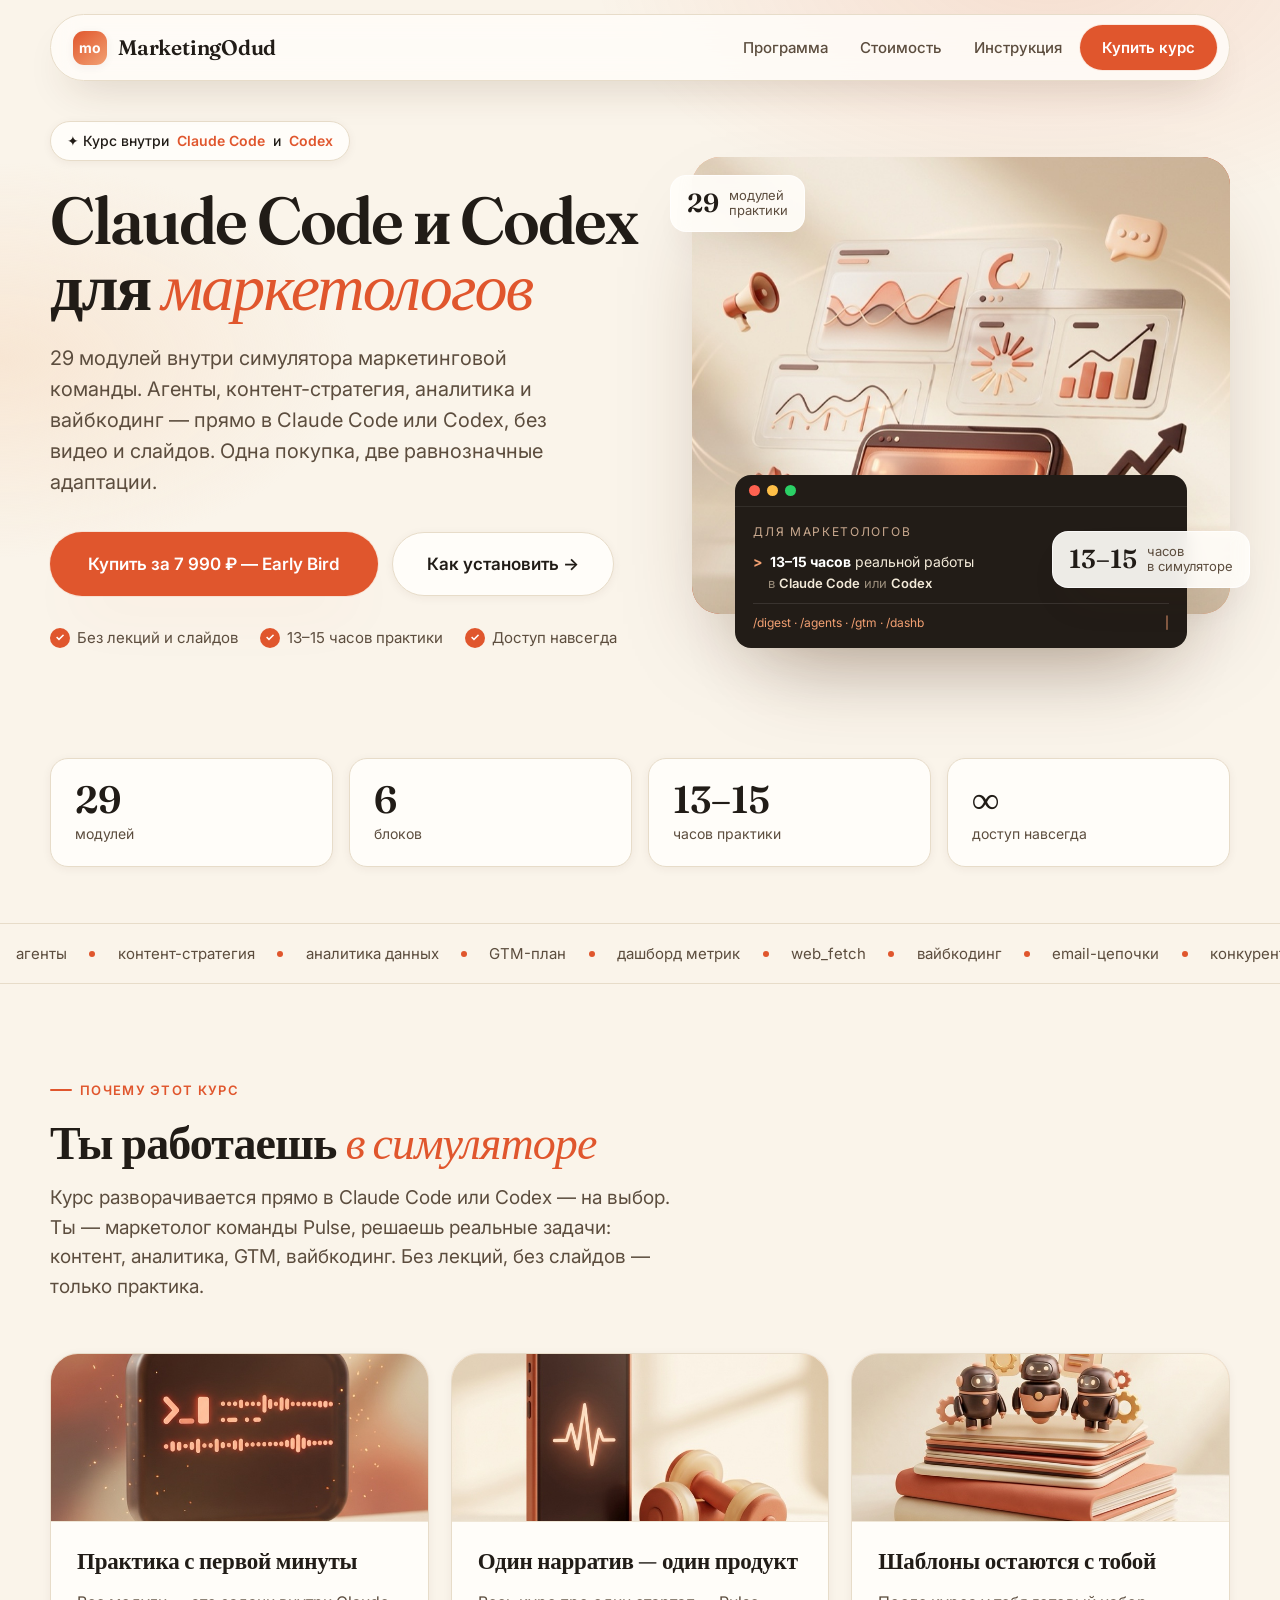
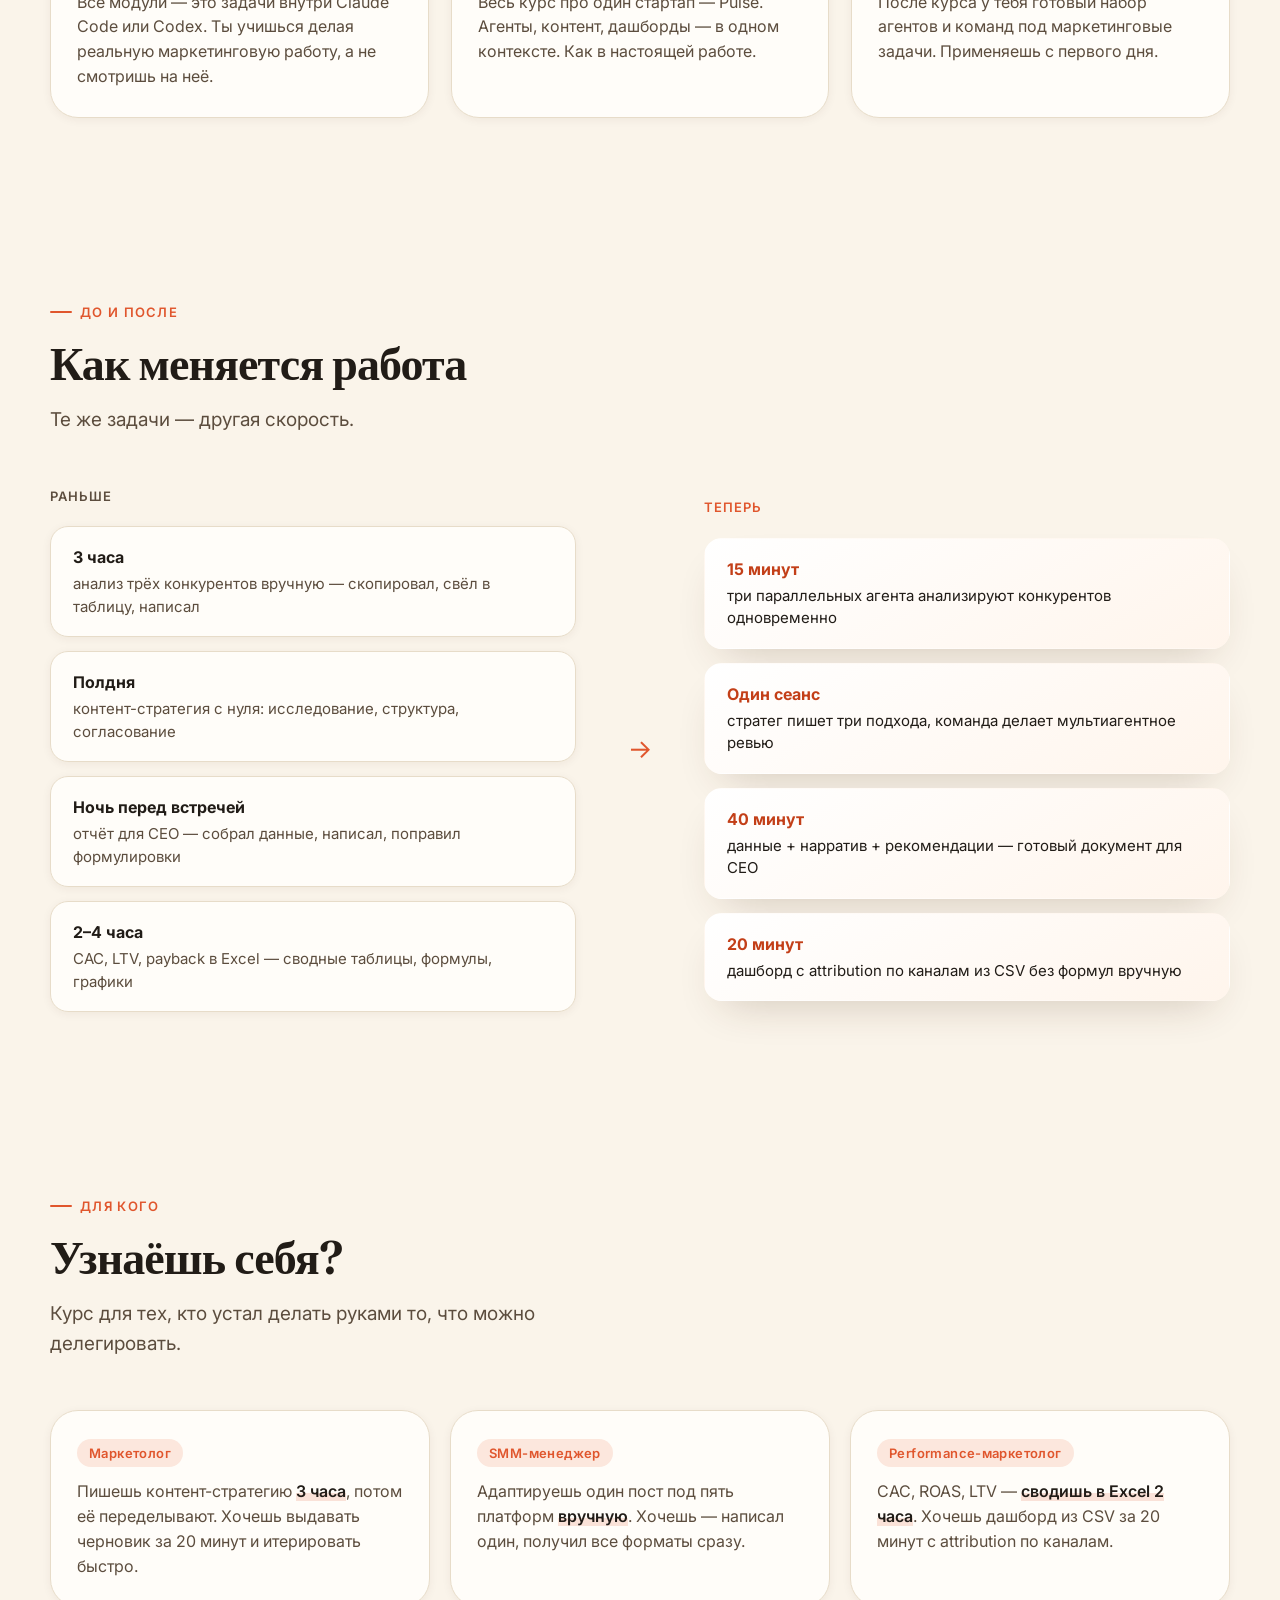
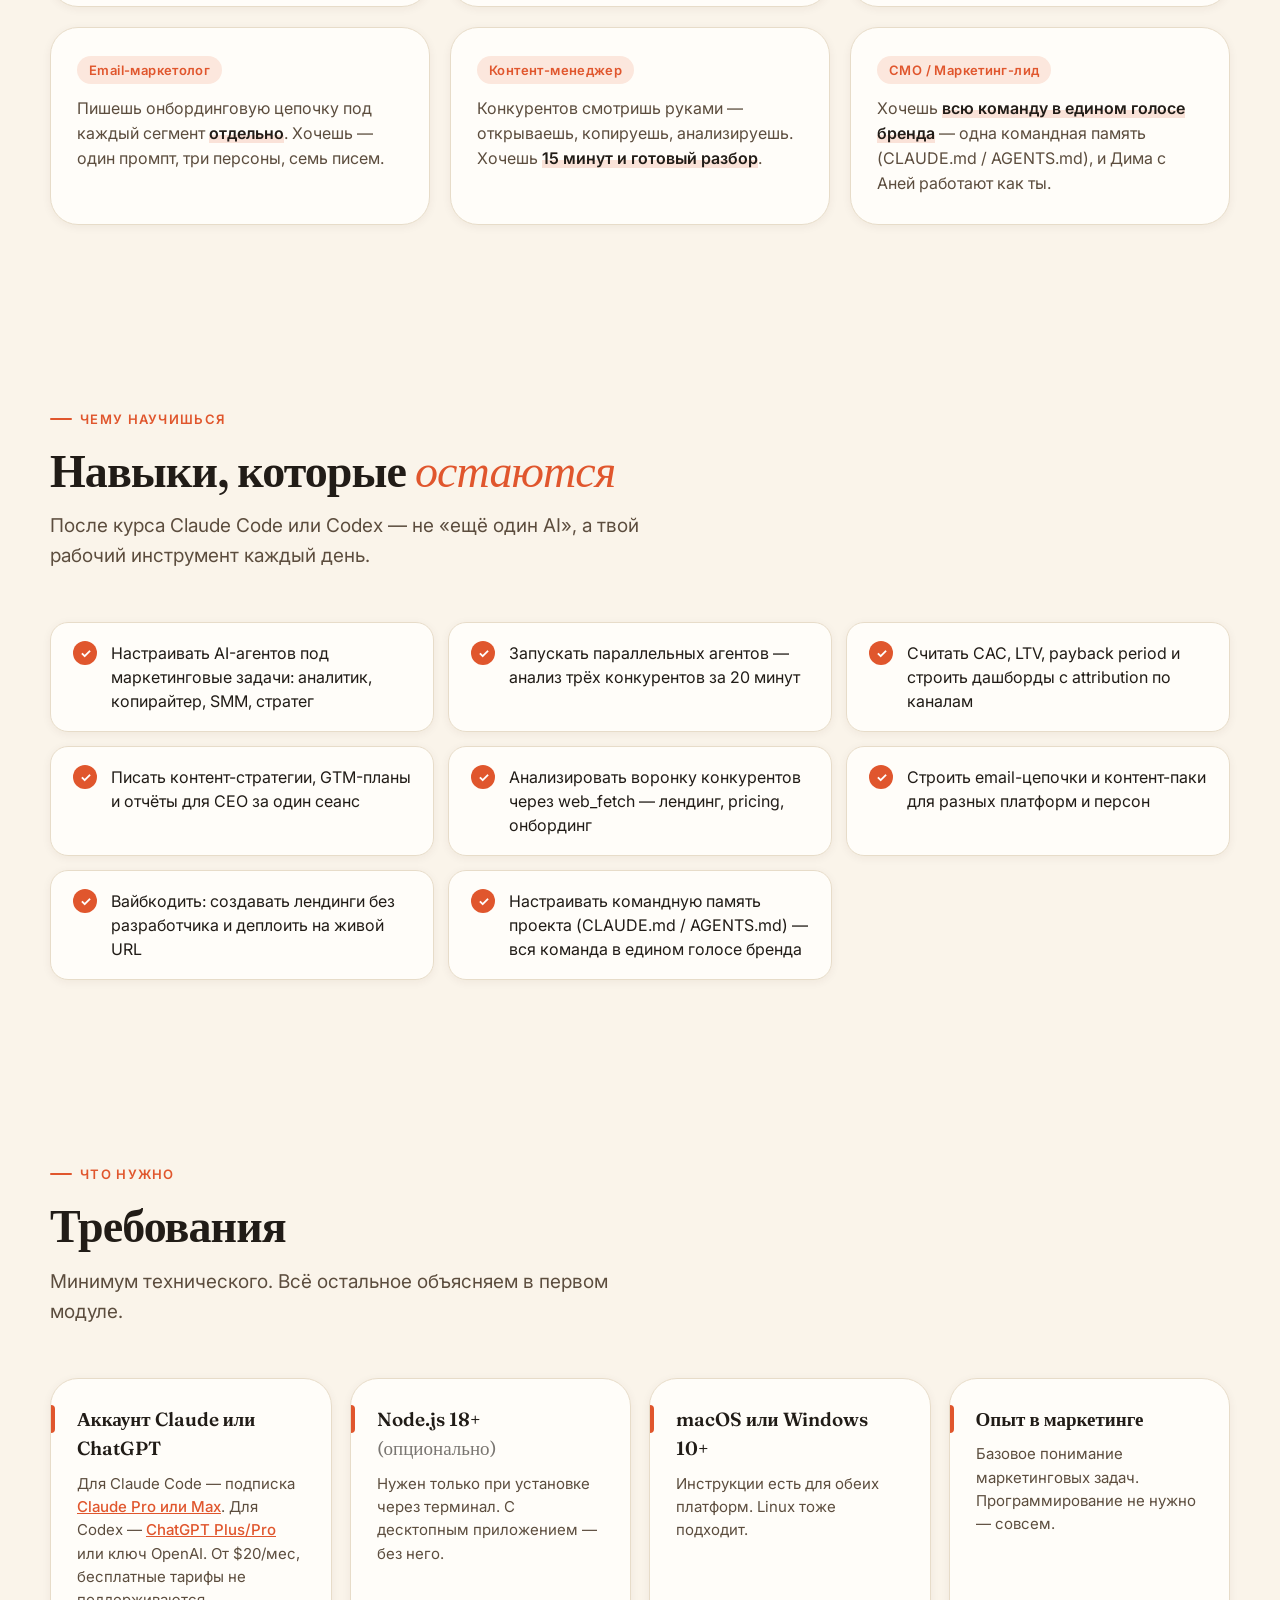
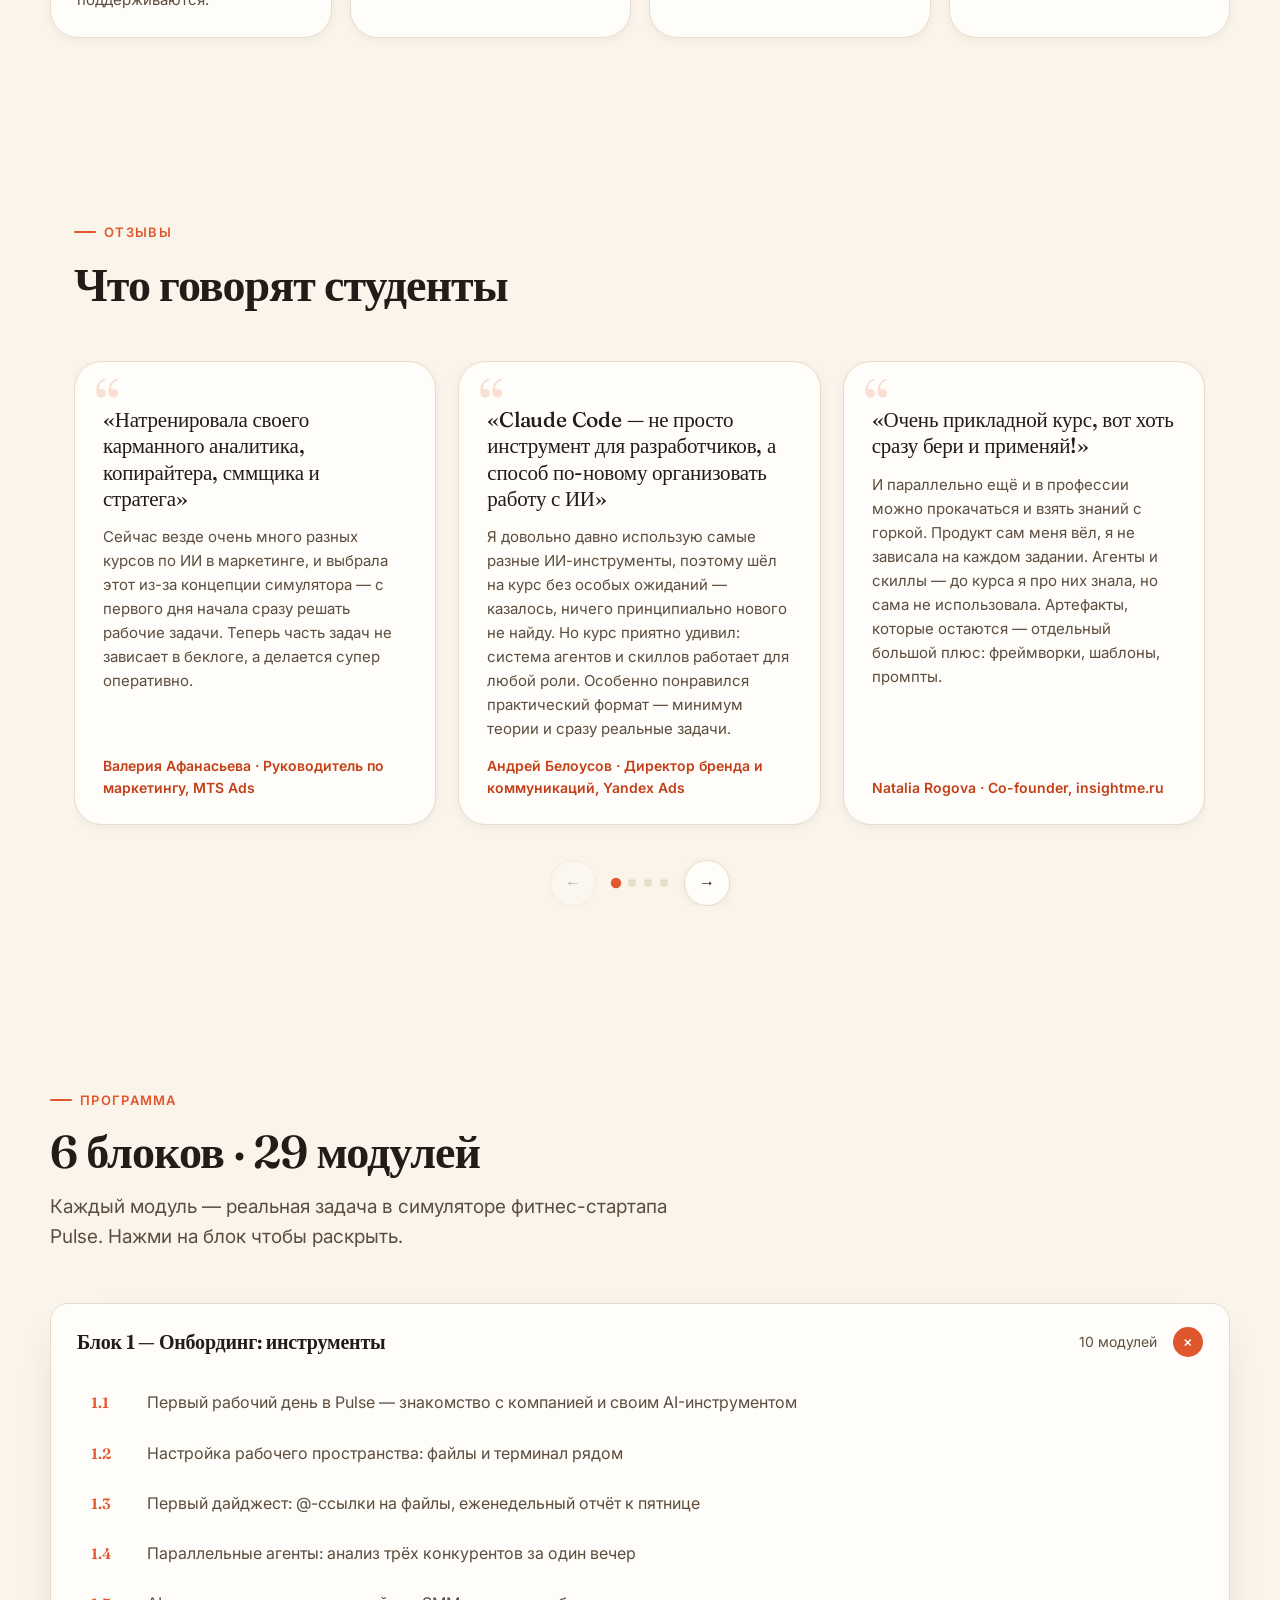
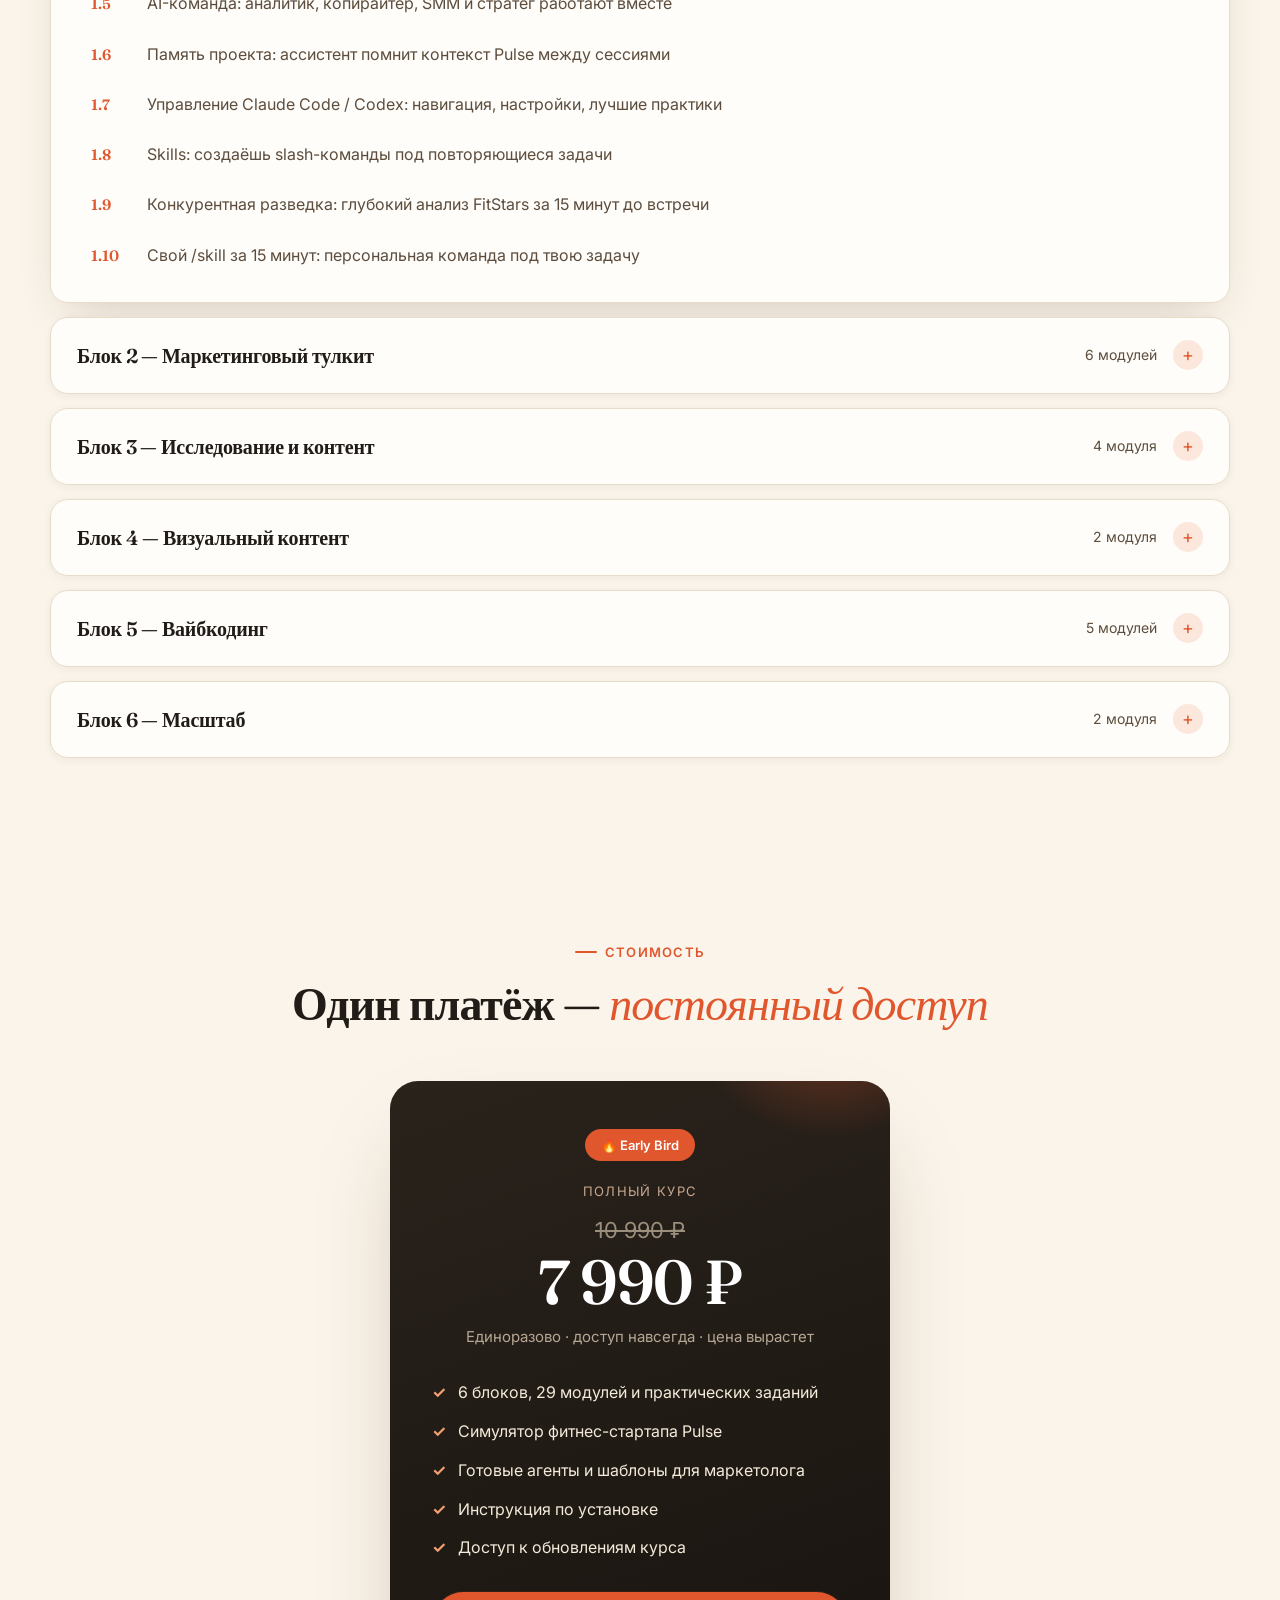
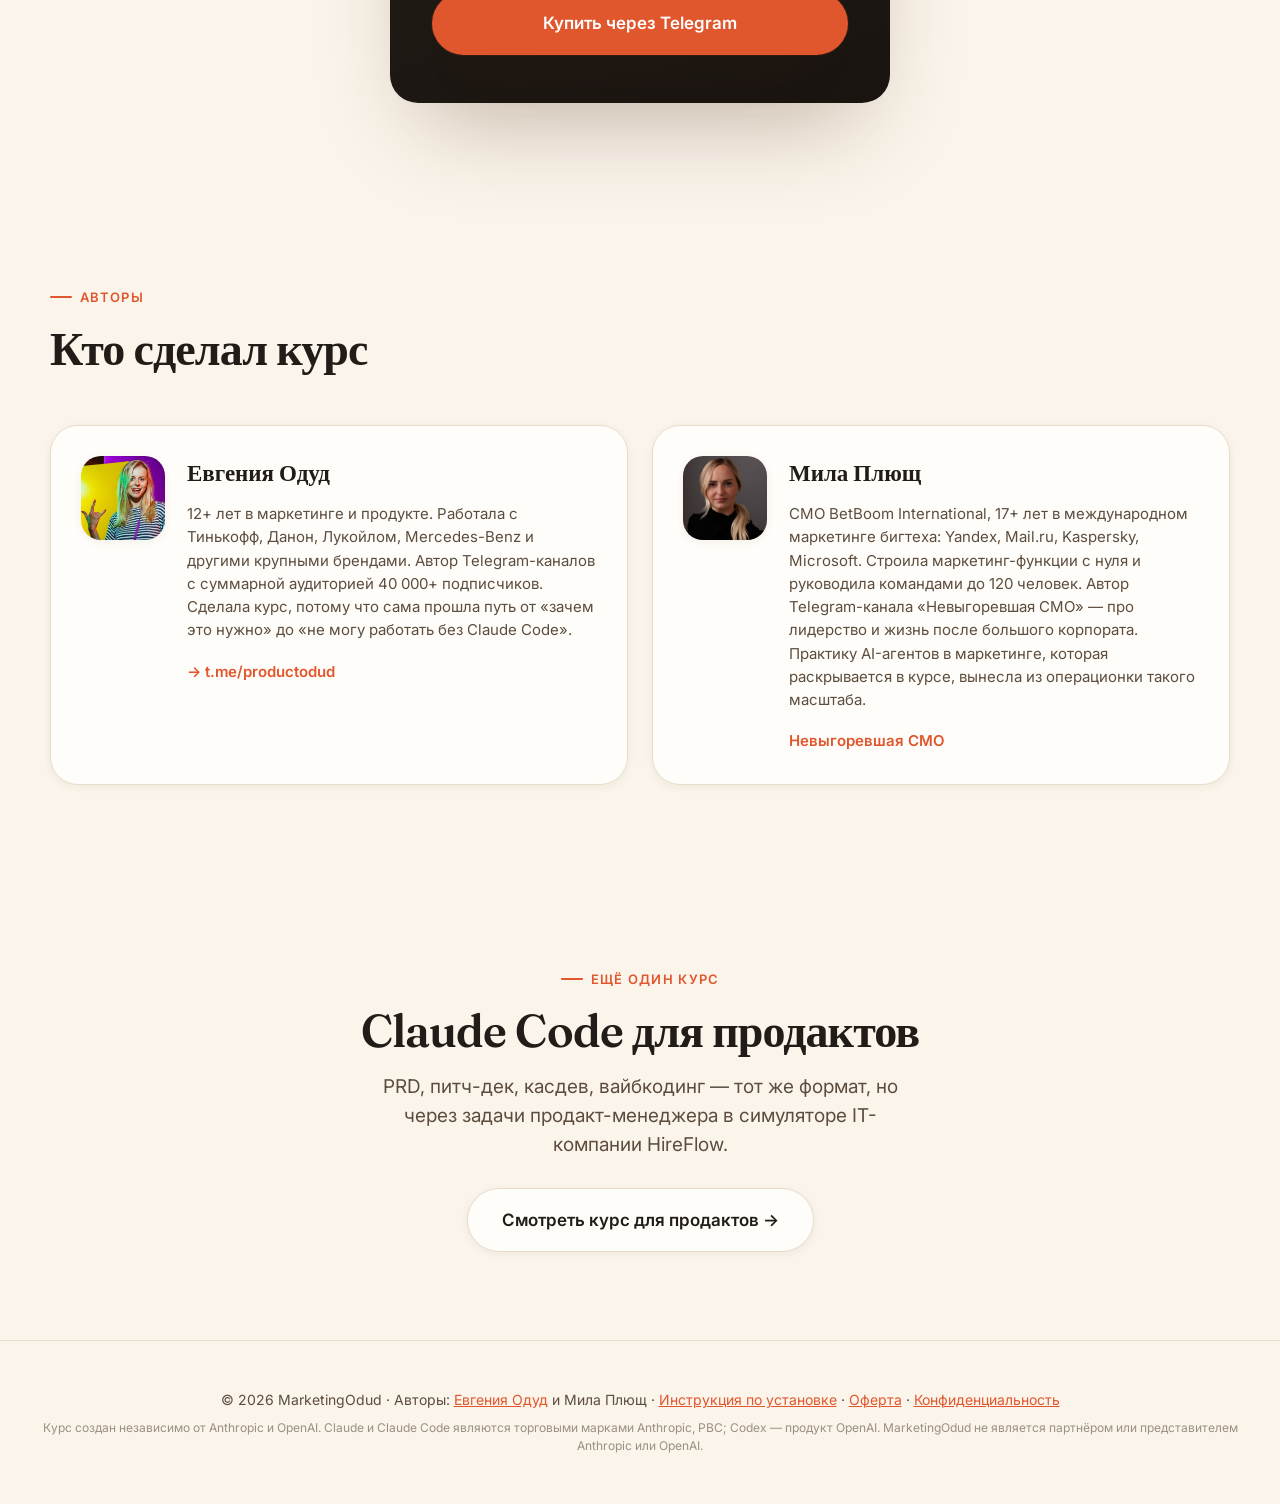
<file: design-variants/03-warm-editorial/index.html>
<!DOCTYPE html>
<html lang="ru">
<head>
  <meta charset="UTF-8" />
  <meta name="viewport" content="width=device-width, initial-scale=1.0" />
  <title>MarketingOdud — Claude Code и Codex для маркетологов</title>
  <meta name="description" content="Практический курс по Claude Code и Codex для маркетологов. Агенты, контент-стратегия, аналитика данных, вайбкодинг — через реальные задачи в симуляторе маркетинговой команды Pulse. Две адаптации, один доступ." />
  <link rel="icon" type="image/svg+xml" href="../../favicon.svg" />
  <link rel="stylesheet" href="styles-v3.css" />
  <!-- Yandex.Metrika counter -->
  <script type="text/javascript">
    (function(m,e,t,r,i,k,a){
        m[i]=m[i]||function(){(m[i].a=m[i].a||[]).push(arguments)};
        m[i].l=1*new Date();
        for (var j = 0; j < document.scripts.length; j++) {if (document.scripts[j].src === r) { return; }}
        k=e.createElement(t),a=e.getElementsByTagName(t)[0],k.async=1,k.src=r,a.parentNode.insertBefore(k,a)
    })(window, document,'script','https://mc.yandex.ru/metrika/tag.js?id=108214180', 'ym');
    ym(108214180, 'init', {ssr:true, webvisor:true, clickmap:true, ecommerce:"dataLayer", referrer: document.referrer, url: location.href, accurateTrackBounce:true, trackLinks:true});
  </script>
  <noscript><div><img src="https://mc.yandex.ru/watch/108214180" style="position:absolute; left:-9999px;" alt="" /></div></noscript>
  <!-- /Yandex.Metrika counter -->
  <meta property="og:title" content="Claude Code и Codex для маркетологов" />
  <meta property="og:description" content="13–15 часов реальной работы в симуляторе маркетинговой команды. Агенты, контент, аналитика, вайбкодинг — без видео и слайдов." />
  <meta property="og:image" content="https://odud.marketing/og-image.png" />
  <meta property="og:image:width" content="1536" />
  <meta property="og:image:height" content="1024" />
  <meta property="og:image:alt" content="Claude Code и Codex для маркетологов — курс MarketingOdud" />
  <meta property="og:url" content="https://odud.marketing" />
  <meta property="og:type" content="website" />
  <meta property="og:locale" content="ru_RU" />
  <meta name="twitter:card" content="summary_large_image" />
  <meta name="twitter:title" content="Claude Code и Codex для маркетологов" />
  <meta name="twitter:description" content="13–15 часов реальной работы в симуляторе. Агенты, контент, аналитика, вайбкодинг — прямо в Claude Code или Codex." />
  <meta name="twitter:image" content="https://odud.marketing/og-image.png" />

  <script type="application/ld+json">
  {
    "@context": "https://schema.org",
    "@graph": [
      {
        "@type": "Course",
        "name": "Claude Code и Codex для маркетологов",
        "description": "Практический курс по Claude Code и Codex для маркетологов. 29 модулей внутри симулятора маркетинговой команды Pulse — агенты, контент-стратегия, аналитика данных, вайбкодинг. Две равнозначные адаптации, один доступ.",
        "url": "https://odud.marketing",
        "image": "https://odud.marketing/og-image.png",
        "inLanguage": "ru",
        "provider": [
          {
            "@type": "Person",
            "name": "Евгения Панова",
            "url": "https://odud.marketing"
          },
          {
            "@type": "Person",
            "name": "Мила Плющ"
          }
        ],
        "offers": {
          "@type": "Offer",
          "price": "7990",
          "priceCurrency": "RUB",
          "availability": "https://schema.org/InStock",
          "url": "https://telegram.me/tribute/app?startapp=sSYP"
        },
        "hasCourseInstance": {
          "@type": "CourseInstance",
          "courseMode": "online",
          "courseWorkload": "PT15H"
        }
      },
      {
        "@type": "WebSite",
        "name": "MarketingOdud",
        "url": "https://odud.marketing"
      },
      {
        "@type": "Person",
        "name": "Евгения Панова",
        "url": "https://odud.marketing",
        "knowsAbout": ["Маркетинг", "Claude Code", "Codex", "AI-инструменты", "Контент-стратегия"]
      }
    ]
  }
  </script>
</head>
<body>

  <!-- Navigation -->
  <nav class="nav">
    <a href="index.html" class="nav-logo">
      <span class="logo-mark">mo</span>
      MarketingOdud
    </a>
    <div class="nav-links">
      <a href="#modules" class="nav-link">Программа</a>
      <a href="#pricing" class="nav-link">Стоимость</a>
      <a href="../../start.html" class="nav-link">Инструкция</a>
      <a href="https://telegram.me/tribute/app?startapp=sSYP" onclick="ym(108214180,'reachGoal','onclick')" class="btn-primary" target="_blank" rel="noopener">Купить курс</a>
    </div>
  </nav>

  <!-- Hero -->
  <section class="hero">
    <div class="hero-inner">
      <div class="hero-content">
        <div class="hero-badge">✦ Курс внутри <b>Claude Code</b> и <b>Codex</b></div>
        <h1>Claude Code и Codex для <span class="hl">маркетологов</span></h1>
        <p>
          29 модулей внутри симулятора маркетинговой команды. Агенты, контент-стратегия,
          аналитика и вайбкодинг — прямо в Claude Code или Codex, без видео и слайдов.
          Одна покупка, две равнозначные адаптации.
        </p>
        <div class="hero-ctas">
          <a href="https://telegram.me/tribute/app?startapp=sSYP" onclick="ym(108214180,'reachGoal','onclick')" class="btn-primary btn-large" target="_blank" rel="noopener">
            Купить за 7 990 ₽ — Early Bird
          </a>
          <a href="../../start.html" class="btn-secondary btn-large">Как установить →</a>
        </div>
        <div class="hero-meta">
          <span>Без лекций и слайдов</span>
          <span>13–15 часов практики</span>
          <span>Доступ навсегда</span>
        </div>
      </div>

      <div class="hero-visual">
        <div class="hero-visual-card">
          <img class="hero-visual-img" src="img-hero.jpg" alt="" onerror="this.style.display='none'" />
        </div>
        <div class="hero-chip hero-chip--tl">
          <span class="chip-num">29</span>
          <span class="chip-lbl">модулей<br>практики</span>
        </div>
        <div class="hero-chip hero-chip--br">
          <span class="chip-num">13–15</span>
          <span class="chip-lbl">часов<br>в симуляторе</span>
        </div>
        <div class="hero-terminal">
          <div class="terminal-chrome">
            <span class="t-dot t-dot-r"></span>
            <span class="t-dot t-dot-y"></span>
            <span class="t-dot t-dot-g"></span>
          </div>
          <div class="terminal-body">
            <div class="t-px-sub">для маркетологов</div>
            <div class="t-desc">
              <div class="t-desc-line">
                <span class="t-prompt">&gt;</span>
                <span><span class="t-bold">13–15 часов</span> <span class="t-muted">реальной работы</span></span>
              </div>
              <div class="t-sub-line">в <strong>Claude Code</strong> или <strong>Codex</strong></div>
            </div>
            <div class="t-divider"></div>
            <div class="t-statusbar">
              <span>/digest · /agents · /gtm · /dashboard</span>
              <span class="t-cursor">|</span>
            </div>
          </div>
        </div>
      </div>
    </div><!-- /hero-inner -->
  </section>

  <!-- Stats bar -->
  <div class="stats-bar">
    <div class="stats-bar-inner">
      <div class="stat-item"><span class="stat-num">29</span><span class="stat-label">модулей</span></div>
      <div class="stat-item"><span class="stat-num">6</span><span class="stat-label">блоков</span></div>
      <div class="stat-item"><span class="stat-num">13–15</span><span class="stat-label">часов практики</span></div>
      <div class="stat-item"><span class="stat-num">∞</span><span class="stat-label">доступ навсегда</span></div>
    </div>
  </div>

  <!-- Marquee -->
  <div class="marquee-wrap">
    <div class="marquee-track">
      <span class="marquee-item">агенты <span class="marquee-dot"></span> контент-стратегия <span class="marquee-dot"></span> аналитика данных <span class="marquee-dot"></span> GTM-план <span class="marquee-dot"></span> дашборд метрик <span class="marquee-dot"></span> web_fetch <span class="marquee-dot"></span> вайбкодинг <span class="marquee-dot"></span> email-цепочки <span class="marquee-dot"></span> конкурентная разведка <span class="marquee-dot"></span> командный CLAUDE.md / AGENTS.md <span class="marquee-dot"></span> параллельные агенты <span class="marquee-dot"></span> CAC · LTV · payback <span class="marquee-dot"></span> Notion · Slack · Sheets <span class="marquee-dot"></span></span>
      <span class="marquee-item">агенты <span class="marquee-dot"></span> контент-стратегия <span class="marquee-dot"></span> аналитика данных <span class="marquee-dot"></span> GTM-план <span class="marquee-dot"></span> дашборд метрик <span class="marquee-dot"></span> web_fetch <span class="marquee-dot"></span> вайбкодинг <span class="marquee-dot"></span> email-цепочки <span class="marquee-dot"></span> конкурентная разведка <span class="marquee-dot"></span> командный CLAUDE.md / AGENTS.md <span class="marquee-dot"></span> параллельные агенты <span class="marquee-dot"></span> CAC · LTV · payback <span class="marquee-dot"></span> Notion · Slack · Sheets <span class="marquee-dot"></span></span>
    </div>
  </div>

  <!-- Why different -->
  <section>
    <div class="container">
      <div class="section-label">Почему этот курс</div>
      <h2 class="section-title">Ты работаешь <span class="hl">в симуляторе</span></h2>
      <p class="section-subtitle">Курс разворачивается прямо в Claude Code или Codex — на выбор. Ты — маркетолог команды Pulse, решаешь реальные задачи: контент, аналитика, GTM, вайбкодинг. Без лекций, без слайдов — только практика.</p>
      <div class="why-grid">
        <div class="why-card">
          <div class="why-media"><img src="img-why-1.jpg" alt="" onerror="this.style.display='none'" /></div>
          <div class="why-body">
            <h3>Практика с первой минуты</h3>
            <p>Все модули — это задачи внутри Claude Code или Codex. Ты учишься делая реальную маркетинговую работу, а не смотришь на неё.</p>
          </div>
        </div>
        <div class="why-card">
          <div class="why-media"><img src="img-why-2.jpg" alt="" onerror="this.style.display='none'" /></div>
          <div class="why-body">
            <h3>Один нарратив — один продукт</h3>
            <p>Весь курс про один стартап — Pulse. Агенты, контент, дашборды — в одном контексте. Как в настоящей работе.</p>
          </div>
        </div>
        <div class="why-card">
          <div class="why-media"><img src="img-why-3.jpg" alt="" onerror="this.style.display='none'" /></div>
          <div class="why-body">
            <h3>Шаблоны остаются с тобой</h3>
            <p>После курса у тебя готовый набор агентов и команд под маркетинговые задачи. Применяешь с первого дня.</p>
          </div>
        </div>
      </div>
    </div>
  </section>

  <!-- Before / After -->
  <section>
    <div class="container">
      <div class="section-label">До и после</div>
      <h2 class="section-title">Как меняется работа</h2>
      <p class="section-subtitle">Те же задачи — другая скорость.</p>
      <div class="ba-grid">
        <div class="ba-col">
          <div class="ba-col-header">Раньше</div>
          <div class="ba-row">
            <div class="ba-item bad"><strong>3 часа</strong>анализ трёх конкурентов вручную — скопировал, свёл в таблицу, написал</div>
            <div class="ba-item bad"><strong>Полдня</strong>контент-стратегия с нуля: исследование, структура, согласование</div>
            <div class="ba-item bad"><strong>Ночь перед встречей</strong>отчёт для CEO — собрал данные, написал, поправил формулировки</div>
            <div class="ba-item bad"><strong>2–4 часа</strong>CAC, LTV, payback в Excel — сводные таблицы, формулы, графики</div>
          </div>
        </div>
        <div class="ba-arrow">→</div>
        <div class="ba-col after">
          <div class="ba-col-header">Теперь</div>
          <div class="ba-row">
            <div class="ba-item good"><strong>15 минут</strong>три параллельных агента анализируют конкурентов одновременно</div>
            <div class="ba-item good"><strong>Один сеанс</strong>стратег пишет три подхода, команда делает мультиагентное ревью</div>
            <div class="ba-item good"><strong>40 минут</strong>данные + нарратив + рекомендации — готовый документ для CEO</div>
            <div class="ba-item good"><strong>20 минут</strong>дашборд с attribution по каналам из CSV без формул вручную</div>
          </div>
        </div>
      </div>
    </div>
  </section>

  <!-- For whom: pain points -->
  <section>
    <div class="container">
      <div class="section-label">Для кого</div>
      <h2 class="section-title">Узнаёшь себя?</h2>
      <p class="section-subtitle">Курс для тех, кто устал делать руками то, что можно делегировать.</p>
      <div class="pain-grid">
        <div class="pain-card"><div class="pain-role">Маркетолог</div><div class="pain-text">Пишешь контент-стратегию <em>3 часа</em>, потом её переделывают. Хочешь выдавать черновик за 20 минут и итерировать быстро.</div></div>
        <div class="pain-card"><div class="pain-role">SMM-менеджер</div><div class="pain-text">Адаптируешь один пост под пять платформ <em>вручную</em>. Хочешь — написал один, получил все форматы сразу.</div></div>
        <div class="pain-card"><div class="pain-role">Performance-маркетолог</div><div class="pain-text">CAC, ROAS, LTV — <em>сводишь в Excel 2 часа</em>. Хочешь дашборд из CSV за 20 минут с attribution по каналам.</div></div>
        <div class="pain-card"><div class="pain-role">Email-маркетолог</div><div class="pain-text">Пишешь онбординговую цепочку под каждый сегмент <em>отдельно</em>. Хочешь — один промпт, три персоны, семь писем.</div></div>
        <div class="pain-card"><div class="pain-role">Контент-менеджер</div><div class="pain-text">Конкурентов смотришь руками — открываешь, копируешь, анализируешь. Хочешь <em>15 минут и готовый разбор</em>.</div></div>
        <div class="pain-card"><div class="pain-role">CMO / Маркетинг-лид</div><div class="pain-text">Хочешь <em>всю команду в едином голосе бренда</em> — одна командная память (CLAUDE.md / AGENTS.md), и Дима с Аней работают как ты.</div></div>
      </div>
    </div>
  </section>

  <!-- What you'll learn -->
  <section>
    <div class="container">
      <div class="section-label">Чему научишься</div>
      <h2 class="section-title">Навыки, которые <span class="hl">остаются</span></h2>
      <p class="section-subtitle">После курса Claude Code или Codex — не «ещё один AI», а твой рабочий инструмент каждый день.</p>
      <ul class="learn-list">
        <li><span class="check">✓</span> Настраивать AI-агентов под маркетинговые задачи: аналитик, копирайтер, SMM, стратег</li>
        <li><span class="check">✓</span> Запускать параллельных агентов — анализ трёх конкурентов за 20 минут</li>
        <li><span class="check">✓</span> Считать CAC, LTV, payback period и строить дашборды с attribution по каналам</li>
        <li><span class="check">✓</span> Писать контент-стратегии, GTM-планы и отчёты для CEO за один сеанс</li>
        <li><span class="check">✓</span> Анализировать воронку конкурентов через web_fetch — лендинг, pricing, онбординг</li>
        <li><span class="check">✓</span> Строить email-цепочки и контент-паки для разных платформ и персон</li>
        <li><span class="check">✓</span> Вайбкодить: создавать лендинги без разработчика и деплоить на живой URL</li>
        <li><span class="check">✓</span> Настраивать командную память проекта (CLAUDE.md / AGENTS.md) — вся команда в едином голосе бренда</li>
      </ul>
    </div>
  </section>

  <!-- Requirements -->
  <section id="requirements">
    <div class="container">
      <div class="section-label">Что нужно</div>
      <h2 class="section-title">Требования</h2>
      <p class="section-subtitle">Минимум технического. Всё остальное объясняем в первом модуле.</p>
      <div class="req-grid">
        <div class="req-card">
          <div class="req-name">Аккаунт Claude или ChatGPT</div>
          <div class="req-detail">Для Claude Code — подписка <a href="https://claude.ai" target="_blank" rel="noopener">Claude Pro или Max</a>. Для Codex — <a href="https://chatgpt.com" target="_blank" rel="noopener">ChatGPT Plus/Pro</a> или ключ OpenAI. От $20/мес, бесплатные тарифы не поддерживаются.</div>
        </div>
        <div class="req-card">
          <div class="req-name">Node.js 18+ <span style="font-weight:400; opacity:0.6">(опционально)</span></div>
          <div class="req-detail">Нужен только при установке через терминал. С десктопным приложением — без него.</div>
        </div>
        <div class="req-card">
          <div class="req-name">macOS или Windows 10+</div>
          <div class="req-detail">Инструкции есть для обеих платформ. Linux тоже подходит.</div>
        </div>
        <div class="req-card">
          <div class="req-name">Опыт в маркетинге</div>
          <div class="req-detail">Базовое понимание маркетинговых задач. Программирование не нужно — совсем.</div>
        </div>
      </div>
    </div>
  </section>

  <!-- Reviews -->
  <section class="reviews-section">
    <div class="container">
      <div class="section-label">Отзывы</div>
      <h2 class="section-title">Что говорят студенты</h2>
      <div class="reviews-slider-wrap">
        <div class="reviews-track" id="reviewsTrack">
        <div class="review-card">
          <div class="review-quote">«Натренировала своего карманного аналитика, копирайтера, сммщика и стратега»</div>
          <div class="review-full">Сейчас везде очень много разных курсов по ИИ в маркетинге, и выбрала этот из-за концепции симулятора — с первого дня начала сразу решать рабочие задачи. Теперь часть задач не зависает в беклоге, а делается супер оперативно.</div>
          <div class="review-author">Валерия Афанасьева · Руководитель по маркетингу, MTS Ads</div>
        </div>
        <div class="review-card">
          <div class="review-quote">«Claude Code — не просто инструмент для разработчиков, а способ по-новому организовать работу с ИИ»</div>
          <div class="review-full">Я довольно давно использую самые разные ИИ-инструменты, поэтому шёл на курс без особых ожиданий — казалось, ничего принципиально нового не найду. Но курс приятно удивил: система агентов и скиллов работает для любой роли. Особенно понравился практический формат — минимум теории и сразу реальные задачи.</div>
          <div class="review-author">Андрей Белоусов · Директор бренда и коммуникаций, Yandex Ads</div>
        </div>
        <div class="review-card">
          <div class="review-quote">«Очень прикладной курс, вот хоть сразу бери и применяй!»</div>
          <div class="review-full">И параллельно ещё и в профессии можно прокачаться и взять знаний с горкой. Продукт сам меня вёл, я не зависала на каждом задании. Агенты и скиллы — до курса я про них знала, но сама не использовала. Артефакты, которые остаются — отдельный большой плюс: фреймворки, шаблоны, промпты.</div>
          <div class="review-author">Natalia Rogova · Co-founder, insightme.ru</div>
        </div>
        <div class="review-card">
          <div class="review-quote">«Закончила не отрываясь за 2 дня — использую терминал, генерирую картинки, оркестрирую агентами»</div>
          <div class="review-full">Я уже молчу про автоматизацию репортов, контент-стратегий и дайджестов. Создала md файлы про свою компанию, скилы и настроила процессы! Это просто бомба и будущее эдтеха! Формат учись сразу на рабочих кейсах безумный!</div>
          <div class="review-author">Елена Белык · PMM, Booking</div>
        </div>
        <div class="review-card">
          <div class="review-quote">«Поняла что такое агенты, перестала бояться этого слова»</div>
          <div class="review-full">Смогла делать маркетинговые исследования для стартапа который пришёл на консалтинг в четыре руки. Никогда ещё так быстро не получалось собрать информацию, причём исчерпывающую. Настроила себе файлы about Me, научила Клода писать моими словами.</div>
          <div class="review-author">Aleksandra Kochanova · Product Advisor, автор <a href="https://t.me/product_and_life" target="_blank" rel="noopener">@product_and_life</a></div>
        </div>
        <div class="review-card">
          <div class="review-quote">«Сейчас на втором модуле и уже в восторге 🔥»</div>
          <div class="review-full">Очень крутой формат, которого пока нет на рынке, многое уже забрала в свою рабочую рутину. Спасибо 🙌</div>
          <div class="review-author">Anastasiia Ivanchenko · Senior Product Manager</div>
        </div>
        <div class="review-card">
          <div class="review-quote">«Концентрат must-have инструментов для маркетолога, без воды и лишнего хайпа»</div>
          <div class="review-full">Отлично заходит, чтобы быстро онбордить команду в ИИ и выровнять скиллсет. После курса есть уверенность, что у всех закрыт базовый набор инструментов. Командный CLAUDE.md сразу применили — теперь все пишут в одном голосе бренда.</div>
          <div class="review-author">Игнат Зайончковский · CPO, bothelp.io</div>
        </div>
        <div class="review-card">
          <div class="review-quote">«Долго откладывал практику с агентами — здесь наконец поработал руками»</div>
          <div class="review-full">Сначала было непонятно что делать, но в какой-то момент приходит понимание и процесс начинает приносить удовольствие. Дашборд метрик и анализ воронки конкурентов — вещи которые раньше занимали день, теперь делаю за час.</div>
          <div class="review-author">Кирилл Якунин · Маркетолог, Kadrout</div>
        </div>
        <div class="review-card">
          <div class="review-quote">«Прошла за выходные, сегодня уже почти все инструменты использовала на работе»</div>
          <div class="review-full">Мне курс очень понравился, прошла за выходные, сегодня уже почти все инструменты использовала на работе. Спасибо!</div>
          <div class="review-author">Natalia Slavina · Руководитель IT-департамента</div>
        </div>
        <div class="review-card">
          <div class="review-quote">«Курс великолепнейший — это уже новый мир»</div>
          <div class="review-full">Море благодарностей. Я ещё на модуле 1.6, но это уже новый мир. Когда вижу образ как это может работать, быстро могу переложить на свои задачи. Спасибо за это чудо 🙌</div>
          <div class="review-author">Julia · CFO</div>
        </div>
        </div><!-- /reviews-track -->
        <div class="reviews-nav">
          <button class="rev-prev" onclick="slideReviews(-1)">←</button>
          <div class="rev-dots" id="revDots"></div>
          <button class="rev-next" onclick="slideReviews(1)">→</button>
        </div>
      </div>
    </div>
  </section>

  <!-- Modules -->
  <section class="modules-section" id="modules">
    <div class="container">
      <div class="section-label">Программа</div>
      <h2 class="section-title">6 блоков · 29 модулей</h2>
      <p class="section-subtitle">Каждый модуль — реальная задача в симуляторе фитнес-стартапа Pulse. Нажми на блок чтобы раскрыть.</p>
      <div class="accordion">

        <div class="acc-item open">
          <div class="acc-header" onclick="toggleAcc(this)">
            <span class="acc-title">Блок 1 — Онбординг: инструменты</span>
            <span class="acc-meta">10 модулей</span>
            <span class="acc-icon">+</span>
          </div>
          <div class="acc-body">
            <div class="acc-module-list">
              <div class="acc-module-item"><span class="acc-module-num">1.1</span><span class="acc-module-title">Первый рабочий день в Pulse — знакомство с компанией и своим AI-инструментом</span></div>
              <div class="acc-module-item"><span class="acc-module-num">1.2</span><span class="acc-module-title">Настройка рабочего пространства: файлы и терминал рядом</span></div>
              <div class="acc-module-item"><span class="acc-module-num">1.3</span><span class="acc-module-title">Первый дайджест: @-ссылки на файлы, еженедельный отчёт к пятнице</span></div>
              <div class="acc-module-item"><span class="acc-module-num">1.4</span><span class="acc-module-title">Параллельные агенты: анализ трёх конкурентов за один вечер</span></div>
              <div class="acc-module-item"><span class="acc-module-num">1.5</span><span class="acc-module-title">AI-команда: аналитик, копирайтер, SMM и стратег работают вместе</span></div>
              <div class="acc-module-item"><span class="acc-module-num">1.6</span><span class="acc-module-title">Память проекта: ассистент помнит контекст Pulse между сессиями</span></div>
              <div class="acc-module-item"><span class="acc-module-num">1.7</span><span class="acc-module-title">Управление Claude Code / Codex: навигация, настройки, лучшие практики</span></div>
              <div class="acc-module-item"><span class="acc-module-num">1.8</span><span class="acc-module-title">Skills: создаёшь slash-команды под повторяющиеся задачи</span></div>
              <div class="acc-module-item"><span class="acc-module-num">1.9</span><span class="acc-module-title">Конкурентная разведка: глубокий анализ FitStars за 15 минут до встречи</span></div>
              <div class="acc-module-item"><span class="acc-module-num">1.10</span><span class="acc-module-title">Свой /skill за 15 минут: персональная команда под твою задачу</span></div>
            </div>
          </div>
        </div>

        <div class="acc-item">
          <div class="acc-header" onclick="toggleAcc(this)">
            <span class="acc-title">Блок 2 — Маркетинговый тулкит</span>
            <span class="acc-meta">6 модулей</span>
            <span class="acc-icon">+</span>
          </div>
          <div class="acc-body">
            <div class="acc-module-list">
              <div class="acc-module-item"><span class="acc-module-num">2.1</span><span class="acc-module-title">Контент-стратегия Q2: три подхода + мультиагентное ревью</span></div>
              <div class="acc-module-item"><span class="acc-module-num">2.2</span><span class="acc-module-title">Анализ данных: воронки, когорты и attribution из CSV за минуты</span></div>
              <div class="acc-module-item"><span class="acc-module-num">2.3</span><span class="acc-module-title">GTM-план запуска новой фичи: от инсайта до плана за один сеанс</span></div>
              <div class="acc-module-item"><span class="acc-module-num">2.4</span><span class="acc-module-title">Дашборд метрик: CAC, LTV, payback period по каналам</span></div>
              <div class="acc-module-item"><span class="acc-module-num">2.5</span><span class="acc-module-title">Анализ воронки конкурентов через web_fetch: лендинг, pricing, онбординг</span></div>
              <div class="acc-module-item"><span class="acc-module-num">2.6</span><span class="acc-module-title">Отчёт для CEO: данные + нарратив + рекомендации</span></div>
            </div>
          </div>
        </div>

        <div class="acc-item">
          <div class="acc-header" onclick="toggleAcc(this)">
            <span class="acc-title">Блок 3 — Исследование и контент</span>
            <span class="acc-meta">4 модуля</span>
            <span class="acc-icon">+</span>
          </div>
          <div class="acc-body">
            <div class="acc-module-list">
              <div class="acc-module-item"><span class="acc-module-num">3.1</span><span class="acc-module-title">AI-касдев: синтетические интервью с персонами Pulse</span></div>
              <div class="acc-module-item"><span class="acc-module-num">3.2</span><span class="acc-module-title">Email-цепочки онбординга: день 1, 3, 7 под каждую персону</span></div>
              <div class="acc-module-item"><span class="acc-module-num">3.3</span><span class="acc-module-title">Контент-пак: посты, сторис, email — полный комплект за один сеанс</span></div>
              <div class="acc-module-item"><span class="acc-module-num">3.4</span><span class="acc-module-title">Аналитика контента: что работает и почему</span></div>
            </div>
          </div>
        </div>

        <div class="acc-item">
          <div class="acc-header" onclick="toggleAcc(this)">
            <span class="acc-title">Блок 4 — Визуальный контент</span>
            <span class="acc-meta">2 модуля</span>
            <span class="acc-icon">+</span>
          </div>
          <div class="acc-body">
            <div class="acc-module-list">
              <div class="acc-module-item"><span class="acc-module-num">4.1</span><span class="acc-module-title">Визуальные промпты для соцсетей: стиль, персоны, форматы</span></div>
              <div class="acc-module-item"><span class="acc-module-num">4.2</span><span class="acc-module-title">API для изображений: автоматическая генерация визуалов</span></div>
            </div>
          </div>
        </div>

        <div class="acc-item">
          <div class="acc-header" onclick="toggleAcc(this)">
            <span class="acc-title">Блок 5 — Вайбкодинг</span>
            <span class="acc-meta">5 модулей</span>
            <span class="acc-icon">+</span>
          </div>
          <div class="acc-body">
            <div class="acc-module-list">
              <div class="acc-module-item"><span class="acc-module-num">5.1</span><span class="acc-module-title">Идея: от маркетинговой задачи к концепции лендинга</span></div>
              <div class="acc-module-item"><span class="acc-module-num">5.2</span><span class="acc-module-title">Архитектура: структура и стек без разработчика</span></div>
              <div class="acc-module-item"><span class="acc-module-num">5.3</span><span class="acc-module-title">Сборка: ассистент пишет код, ты итерируешь и правишь</span></div>
              <div class="acc-module-item"><span class="acc-module-num">5.4</span><span class="acc-module-title">GitHub: версионирование и резервная копия</span></div>
              <div class="acc-module-item"><span class="acc-module-num">5.5</span><span class="acc-module-title">Деплой: живой URL за 10 минут через Vercel</span></div>
            </div>
          </div>
        </div>

        <div class="acc-item">
          <div class="acc-header" onclick="toggleAcc(this)">
            <span class="acc-title">Блок 6 — Масштаб</span>
            <span class="acc-meta">2 модуля</span>
            <span class="acc-icon">+</span>
          </div>
          <div class="acc-body">
            <div class="acc-module-list">
              <div class="acc-module-item"><span class="acc-module-num">6.1</span><span class="acc-module-title">MCP: подключаешь ассистента к Notion, Slack, Google Sheets</span></div>
              <div class="acc-module-item"><span class="acc-module-num">6.2</span><span class="acc-module-title">Командная память проекта (CLAUDE.md / AGENTS.md) — единый голос бренда для всей команды</span></div>
            </div>
          </div>
        </div>

      </div>
    </div>
  </section>

  <!-- Pricing -->
  <section class="pricing-section" id="pricing">
    <div class="container">
      <div class="section-label">Стоимость</div>
      <h2 class="section-title">Один платёж — <span class="hl">постоянный доступ</span></h2>
      <div class="price-card">
        <div class="price-early-bird">🔥 Early Bird</div>
        <div class="price-label">Полный курс</div>
        <div class="price-original">10 990 ₽</div>
        <div class="price-amount">7 990 ₽</div>
        <div class="price-note">Единоразово · доступ навсегда · цена вырастет</div>
        <ul class="price-includes">
          <li><span class="check">✓</span> 6 блоков, 29 модулей и практических заданий</li>
          <li><span class="check">✓</span> Симулятор фитнес-стартапа Pulse</li>
          <li><span class="check">✓</span> Готовые агенты и шаблоны для маркетолога</li>
          <li><span class="check">✓</span> Инструкция по установке</li>
          <li><span class="check">✓</span> Доступ к обновлениям курса</li>
        </ul>
        <a href="https://telegram.me/tribute/app?startapp=sSYP" onclick="ym(108214180,'reachGoal','onclick')" class="btn-primary" target="_blank" rel="noopener">
          Купить через Telegram
        </a>
      </div>
    </div>
  </section>

  <!-- Authors -->
  <section>
    <div class="container">
      <div class="section-label">Авторы</div>
      <h2 class="section-title">Кто сделал курс</h2>
      <div class="authors-grid">
        <div class="author-card">
          <img src="../../img-author.jpg" alt="Евгения Одуд" class="author-avatar" />
          <div class="author-info">
            <h3>Евгения Одуд</h3>
            <p>
              12+ лет в маркетинге и продукте. Работала с Тинькофф, Данон, Лукойлом, Mercedes-Benz и другими крупными брендами. Автор Telegram-каналов с суммарной аудиторией 40 000+ подписчиков. Сделала курс, потому что сама прошла путь от «зачем это нужно» до «не могу работать без Claude Code».
            </p>
            <a href="https://t.me/productodud" class="author-link" target="_blank" rel="noopener">→ t.me/productodud</a>
          </div>
        </div>
        <div class="author-card">
          <img src="../../img-mila.jpg" alt="Мила Плющ" class="author-avatar" style="object-position: center 20%;" />
          <div class="author-info">
            <h3>Мила Плющ</h3>
            <p>
              CMO BetBoom International, 17+ лет в международном маркетинге бигтеха: Yandex, Mail.ru, Kaspersky, Microsoft. Строила маркетинг-функции с нуля и руководила командами до 120 человек. Автор Telegram-канала «Невыгоревшая СМО» — про лидерство и жизнь после большого корпората. Практику AI-агентов в маркетинге, которая раскрывается в курсе, вынесла из операционки такого масштаба.
            </p>
            <span class="author-link">Невыгоревшая СМО</span>
          </div>
        </div>
      </div>
    </div>
  </section>

  <!-- Cross-link to PM course -->
  <section class="crosslink">
    <div class="container">
      <div class="section-label">Ещё один курс</div>
      <h2 class="section-title">Claude Code для продактов</h2>
      <p class="section-subtitle" style="max-width:560px; margin:0 auto 28px;">PRD, питч-дек, касдев, вайбкодинг — тот же формат, но через задачи продакт-менеджера в симуляторе IT-компании HireFlow.</p>
      <a href="https://odud.pro" class="btn-secondary btn-large" target="_blank" rel="noopener">Смотреть курс для продактов →</a>
    </div>
  </section>

  <!-- Footer -->
  <footer>
    <p>© 2026 MarketingOdud · Авторы: <a href="https://t.me/productodud" target="_blank" rel="noopener">Евгения Одуд</a> и Мила Плющ · <a href="../../start.html">Инструкция по установке</a> · <a href="../../oferta.html">Оферта</a> · <a href="../../privacy.html">Конфиденциальность</a></p>
    <p style="margin-top:0.5rem; font-size:12px; opacity:0.6;">Курс создан независимо от Anthropic и OpenAI. Claude и Claude Code являются торговыми марками Anthropic, PBC; Codex — продукт OpenAI. MarketingOdud не является партнёром или представителем Anthropic или OpenAI.</p>
  </footer>

  <script>
    // ── Accordion ──
    function toggleAcc(header) {
      const item = header.parentElement;
      const isOpen = item.classList.contains('open');
      document.querySelectorAll('.acc-item.open').forEach(i => i.classList.remove('open'));
      if (!isOpen) item.classList.add('open');
    }

    // ── Scroll fade-up ──
    const fadeTargets = document.querySelectorAll(
      '.why-card, .pain-card, .ba-item, .learn-list li, ' +
      '.review-card, .req-card, .section-label, .section-title, ' +
      '.section-subtitle, .price-card, .author-card, .acc-item, .stat-item'
    );
    fadeTargets.forEach(el => el.classList.add('fade-up'));

    const io = new IntersectionObserver((entries) => {
      entries.forEach(entry => {
        if (!entry.isIntersecting) return;
        const siblings = Array.from(entry.target.parentElement.children)
          .filter(c => c.classList.contains('fade-up'));
        const idx = siblings.indexOf(entry.target);
        entry.target.style.transitionDelay = Math.min(idx * 0.07, 0.35) + 's';
        entry.target.classList.add('visible');
        io.unobserve(entry.target);
      });
    }, { threshold: 0.07 });
    fadeTargets.forEach(el => io.observe(el));

    // ── Typewriter on terminal sub title ──
    const subEl = document.querySelector('.t-px-sub');
    if (subEl) {
      const fullText = subEl.textContent;
      subEl.textContent = '';
      let i = 0;
      const type = () => { if (i < fullText.length) { subEl.textContent += fullText[i++]; setTimeout(type, 55); } };
      setTimeout(type, 700);
    }

    // ── Typewriter on statusbar ──
    const statusEl = document.querySelector('.t-statusbar span:first-child');
    if (statusEl) {
      const fullText = statusEl.textContent;
      statusEl.textContent = '';
      let i = 0;
      const type = () => { if (i < fullText.length) { statusEl.textContent += fullText[i++]; setTimeout(type, 55); } };
      setTimeout(type, 1200);
    }

    // ── Reviews Slider ──
    (function() {
      const track = document.getElementById('reviewsTrack');
      if (!track) return;
      const cards = Array.from(track.querySelectorAll('.review-card'));
      const total = cards.length;
      const visible = 3;
      const pages = Math.ceil(total / visible);
      let page = 0;

      function getStep() {
        const gap = parseFloat(getComputedStyle(track).columnGap) || 22;
        return cards[0].offsetWidth + gap;
      }
      function update() {
        track.style.transform = `translateX(-${page * visible * getStep()}px)`;
        document.querySelectorAll('.rev-dot').forEach((d, i) => d.classList.toggle('active', i === page));
        document.querySelector('.rev-prev').disabled = page === 0;
        document.querySelector('.rev-next').disabled = page >= pages - 1;
      }
      window.slideReviews = function(dir) {
        page = Math.max(0, Math.min(page + dir, pages - 1));
        update();
      };
      const dotsEl = document.getElementById('revDots');
      for (let i = 0; i < pages; i++) {
        const d = document.createElement('button');
        d.className = 'rev-dot' + (i === 0 ? ' active' : '');
        d.onclick = () => { page = i; update(); };
        dotsEl.appendChild(d);
      }
      update();
      window.addEventListener('resize', update);
    })();
  </script>

</body>
</html>
</file>
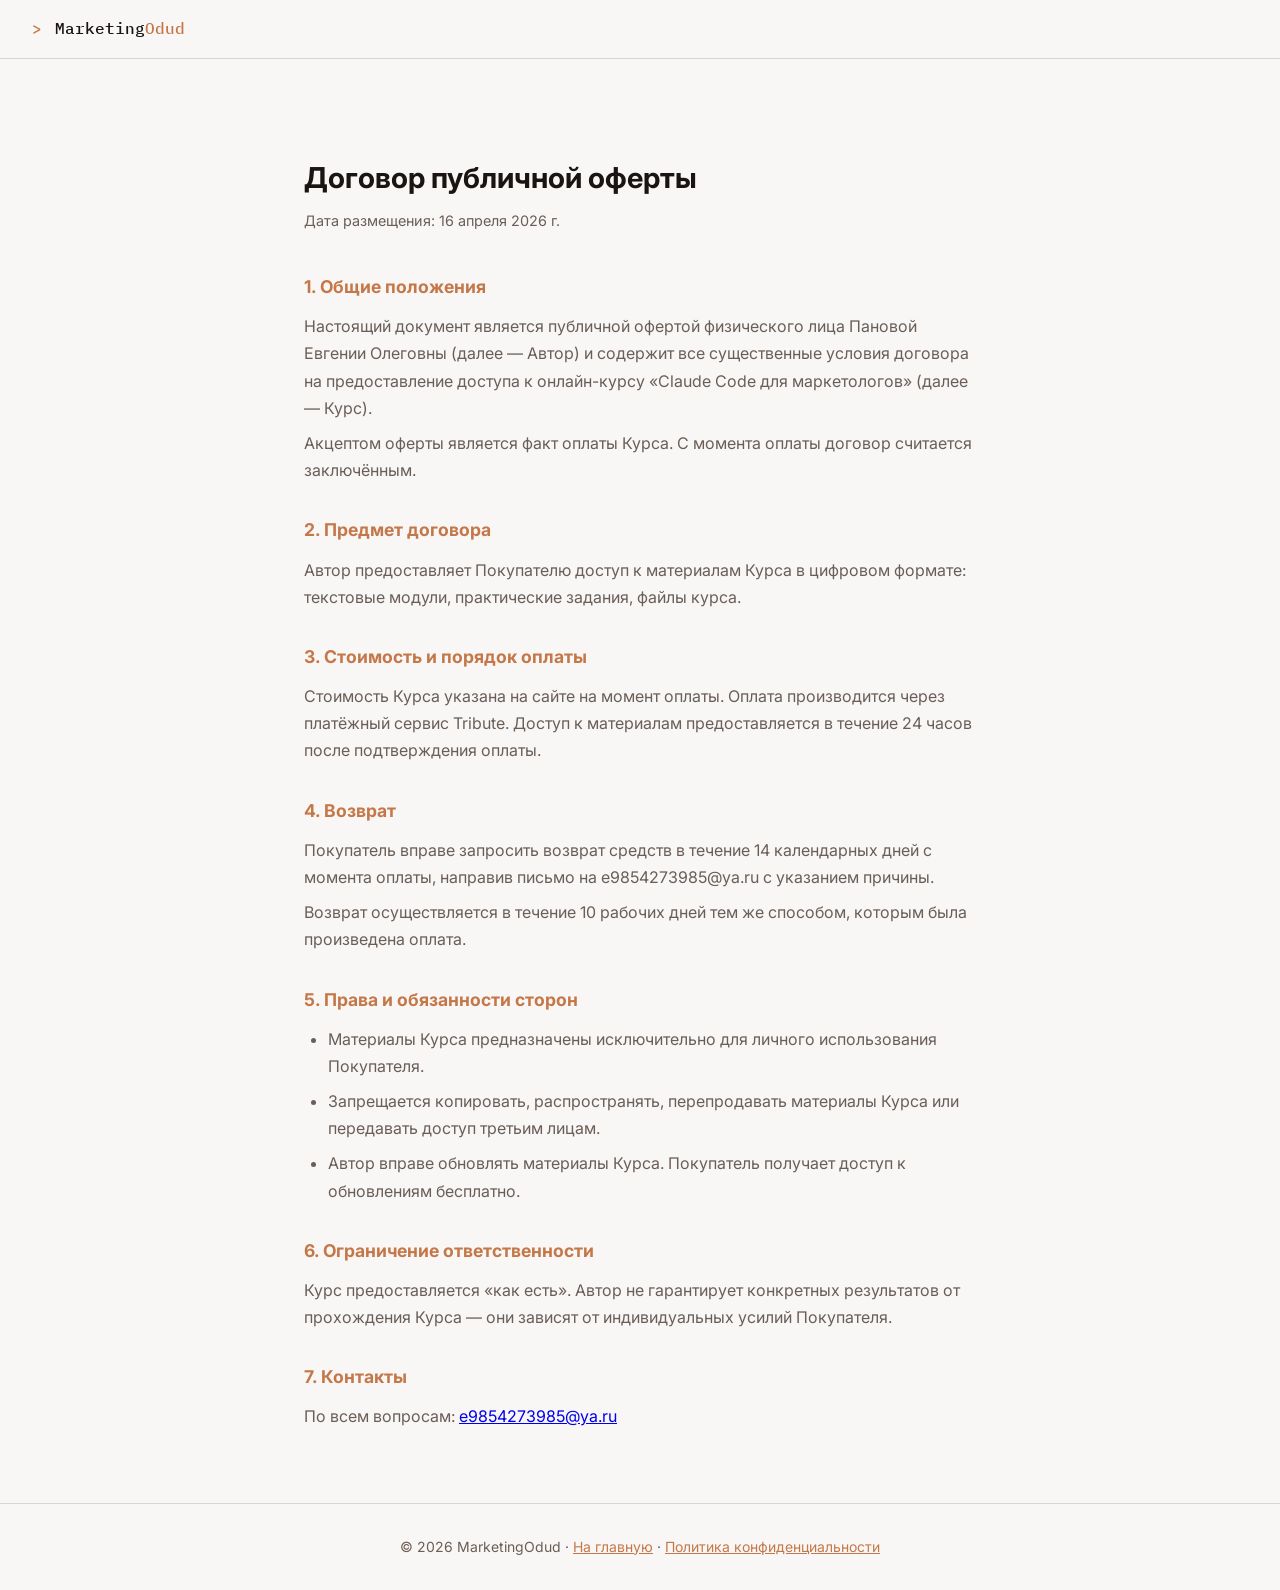
<file: oferta.html>
<!DOCTYPE html>
<html lang="ru">
<head>
  <meta charset="UTF-8" />
  <meta name="viewport" content="width=device-width, initial-scale=1.0" />
  <title>Договор оферты — MarketingOdud</title>
  <link rel="stylesheet" href="styles.css" />
  <!-- Yandex.Metrika counter -->
  <script type="text/javascript">
    (function(m,e,t,r,i,k,a){
        m[i]=m[i]||function(){(m[i].a=m[i].a||[]).push(arguments)};
        m[i].l=1*new Date();
        for (var j = 0; j < document.scripts.length; j++) {if (document.scripts[j].src === r) { return; }}
        k=e.createElement(t),a=e.getElementsByTagName(t)[0],k.async=1,k.src=r,a.parentNode.insertBefore(k,a)
    })(window, document,'script','https://mc.yandex.ru/metrika/tag.js?id=108214180', 'ym');
    ym(108214180, 'init', {ssr:true, webvisor:true, clickmap:true, ecommerce:"dataLayer", referrer: document.referrer, url: location.href, accurateTrackBounce:true, trackLinks:true});
  </script>
  <noscript><div><img src="https://mc.yandex.ru/watch/108214180" style="position:absolute; left:-9999px;" alt="" /></div></noscript>
  <!-- /Yandex.Metrika counter -->
  <style>
    .legal { max-width: 720px; margin: 0 auto; padding: 6rem 1.5rem 4rem; }
    .legal h1 { font-size: 1.8rem; margin-bottom: 0.5rem; }
    .legal .date { color: var(--text-muted); margin-bottom: 2.5rem; font-size: 0.9rem; }
    .legal h2 { font-size: 1.1rem; margin: 2rem 0 0.75rem; color: var(--accent); }
    .legal p, .legal li { line-height: 1.7; color: var(--text-muted); margin-bottom: 0.5rem; }
    .legal ul { padding-left: 1.5rem; }
  </style>
</head>
<body>

  <nav class="nav">
    <a href="index.html" class="nav-logo"><span class="logo-gt">&gt;</span> Marketing<span>Odud</span></a>
  </nav>

  <div class="legal">
    <h1>Договор публичной оферты</h1>
    <p class="date">Дата размещения: 16 апреля 2026 г.</p>

    <h2>1. Общие положения</h2>
    <p>Настоящий документ является публичной офертой физического лица Пановой Евгении Олеговны (далее — Автор) и содержит все существенные условия договора на предоставление доступа к онлайн-курсу «Claude Code для маркетологов» (далее — Курс).</p>
    <p>Акцептом оферты является факт оплаты Курса. С момента оплаты договор считается заключённым.</p>

    <h2>2. Предмет договора</h2>
    <p>Автор предоставляет Покупателю доступ к материалам Курса в цифровом формате: текстовые модули, практические задания, файлы курса.</p>

    <h2>3. Стоимость и порядок оплаты</h2>
    <p>Стоимость Курса указана на сайте на момент оплаты. Оплата производится через платёжный сервис Tribute. Доступ к материалам предоставляется в течение 24 часов после подтверждения оплаты.</p>

    <h2>4. Возврат</h2>
    <p>Покупатель вправе запросить возврат средств в течение 14 календарных дней с момента оплаты, направив письмо на e9854273985@ya.ru с указанием причины.</p>
    <p>Возврат осуществляется в течение 10 рабочих дней тем же способом, которым была произведена оплата.</p>

    <h2>5. Права и обязанности сторон</h2>
    <ul>
      <li>Материалы Курса предназначены исключительно для личного использования Покупателя.</li>
      <li>Запрещается копировать, распространять, перепродавать материалы Курса или передавать доступ третьим лицам.</li>
      <li>Автор вправе обновлять материалы Курса. Покупатель получает доступ к обновлениям бесплатно.</li>
    </ul>

    <h2>6. Ограничение ответственности</h2>
    <p>Курс предоставляется «как есть». Автор не гарантирует конкретных результатов от прохождения Курса — они зависят от индивидуальных усилий Покупателя.</p>

    <h2>7. Контакты</h2>
    <p>По всем вопросам: <a href="mailto:e9854273985@ya.ru">e9854273985@ya.ru</a></p>
  </div>

  <footer>
    <p>© 2026 MarketingOdud · <a href="index.html">На главную</a> · <a href="privacy.html">Политика конфиденциальности</a></p>
  </footer>

</body>
</html>
</file>
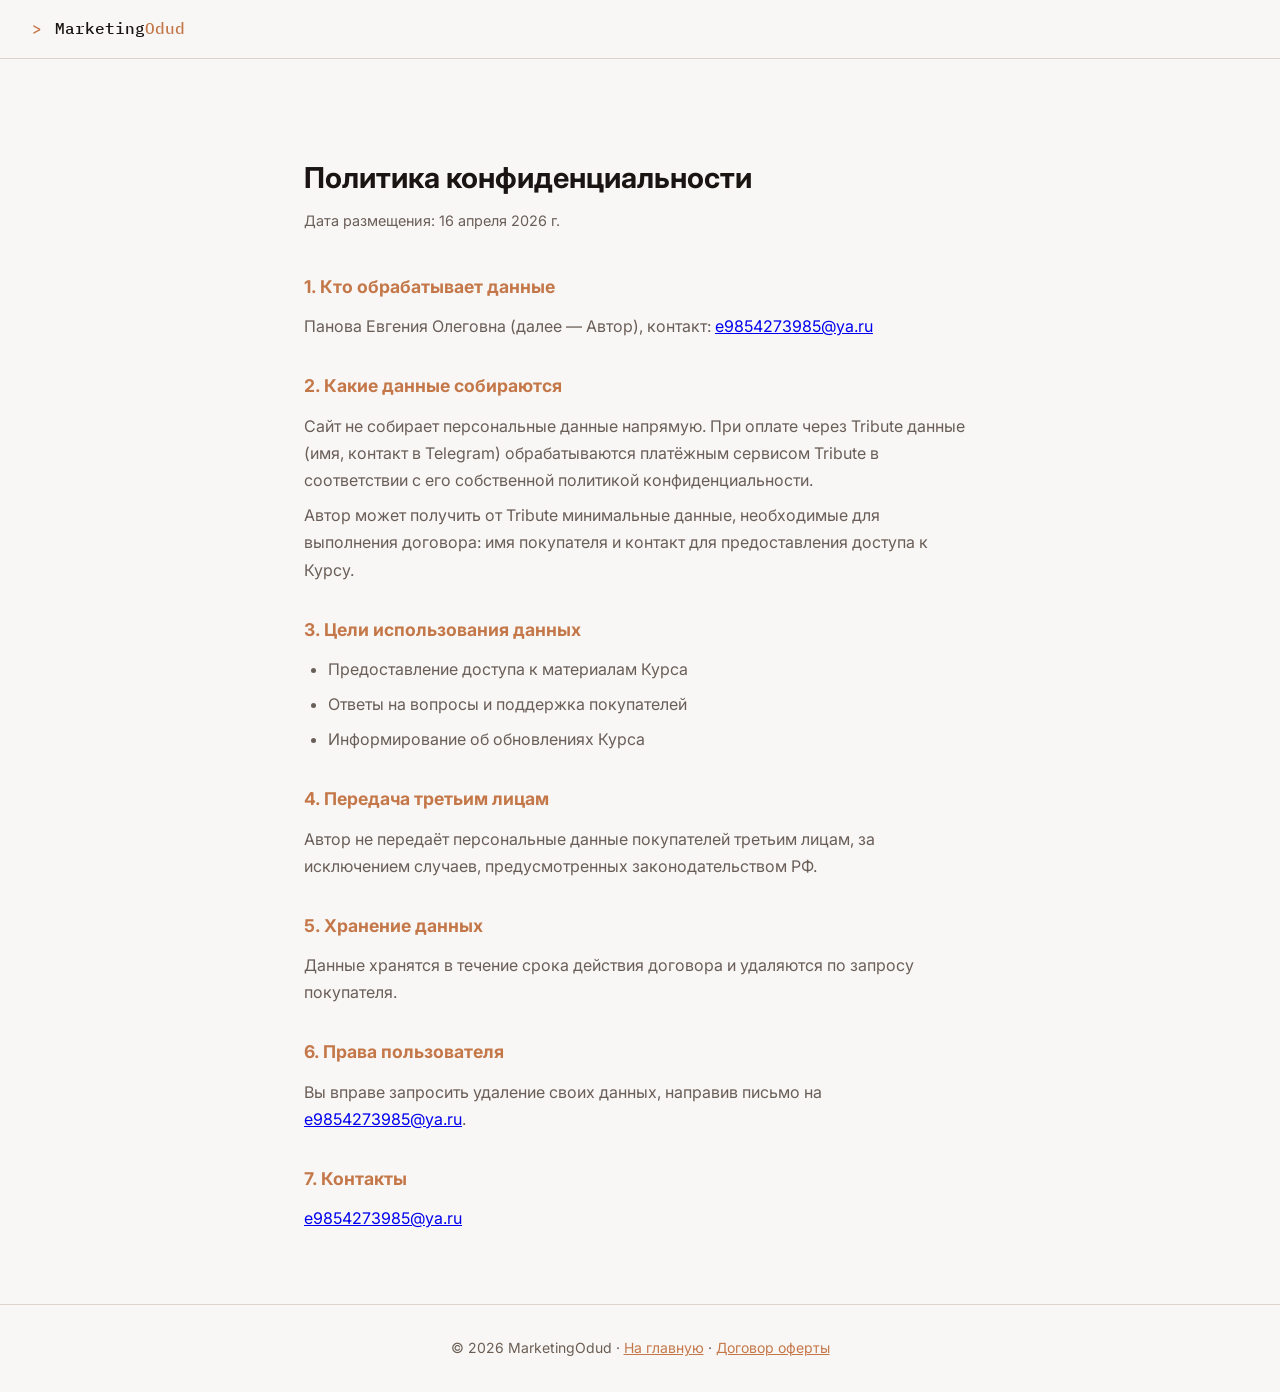
<file: privacy.html>
<!DOCTYPE html>
<html lang="ru">
<head>
  <meta charset="UTF-8" />
  <meta name="viewport" content="width=device-width, initial-scale=1.0" />
  <title>Политика конфиденциальности — MarketingOdud</title>
  <link rel="stylesheet" href="styles.css" />
  <!-- Yandex.Metrika counter -->
  <script type="text/javascript">
    (function(m,e,t,r,i,k,a){
        m[i]=m[i]||function(){(m[i].a=m[i].a||[]).push(arguments)};
        m[i].l=1*new Date();
        for (var j = 0; j < document.scripts.length; j++) {if (document.scripts[j].src === r) { return; }}
        k=e.createElement(t),a=e.getElementsByTagName(t)[0],k.async=1,k.src=r,a.parentNode.insertBefore(k,a)
    })(window, document,'script','https://mc.yandex.ru/metrika/tag.js?id=108214180', 'ym');
    ym(108214180, 'init', {ssr:true, webvisor:true, clickmap:true, ecommerce:"dataLayer", referrer: document.referrer, url: location.href, accurateTrackBounce:true, trackLinks:true});
  </script>
  <noscript><div><img src="https://mc.yandex.ru/watch/108214180" style="position:absolute; left:-9999px;" alt="" /></div></noscript>
  <!-- /Yandex.Metrika counter -->
  <style>
    .legal { max-width: 720px; margin: 0 auto; padding: 6rem 1.5rem 4rem; }
    .legal h1 { font-size: 1.8rem; margin-bottom: 0.5rem; }
    .legal .date { color: var(--text-muted); margin-bottom: 2.5rem; font-size: 0.9rem; }
    .legal h2 { font-size: 1.1rem; margin: 2rem 0 0.75rem; color: var(--accent); }
    .legal p, .legal li { line-height: 1.7; color: var(--text-muted); margin-bottom: 0.5rem; }
    .legal ul { padding-left: 1.5rem; }
  </style>
</head>
<body>

  <nav class="nav">
    <a href="index.html" class="nav-logo"><span class="logo-gt">&gt;</span> Marketing<span>Odud</span></a>
  </nav>

  <div class="legal">
    <h1>Политика конфиденциальности</h1>
    <p class="date">Дата размещения: 16 апреля 2026 г.</p>

    <h2>1. Кто обрабатывает данные</h2>
    <p>Панова Евгения Олеговна (далее — Автор), контакт: <a href="mailto:e9854273985@ya.ru">e9854273985@ya.ru</a></p>

    <h2>2. Какие данные собираются</h2>
    <p>Сайт не собирает персональные данные напрямую. При оплате через Tribute данные (имя, контакт в Telegram) обрабатываются платёжным сервисом Tribute в соответствии с его собственной политикой конфиденциальности.</p>
    <p>Автор может получить от Tribute минимальные данные, необходимые для выполнения договора: имя покупателя и контакт для предоставления доступа к Курсу.</p>

    <h2>3. Цели использования данных</h2>
    <ul>
      <li>Предоставление доступа к материалам Курса</li>
      <li>Ответы на вопросы и поддержка покупателей</li>
      <li>Информирование об обновлениях Курса</li>
    </ul>

    <h2>4. Передача третьим лицам</h2>
    <p>Автор не передаёт персональные данные покупателей третьим лицам, за исключением случаев, предусмотренных законодательством РФ.</p>

    <h2>5. Хранение данных</h2>
    <p>Данные хранятся в течение срока действия договора и удаляются по запросу покупателя.</p>

    <h2>6. Права пользователя</h2>
    <p>Вы вправе запросить удаление своих данных, направив письмо на <a href="mailto:e9854273985@ya.ru">e9854273985@ya.ru</a>.</p>

    <h2>7. Контакты</h2>
    <p><a href="mailto:e9854273985@ya.ru">e9854273985@ya.ru</a></p>
  </div>

  <footer>
    <p>© 2026 MarketingOdud · <a href="index.html">На главную</a> · <a href="oferta.html">Договор оферты</a></p>
  </footer>

</body>
</html>
</file>
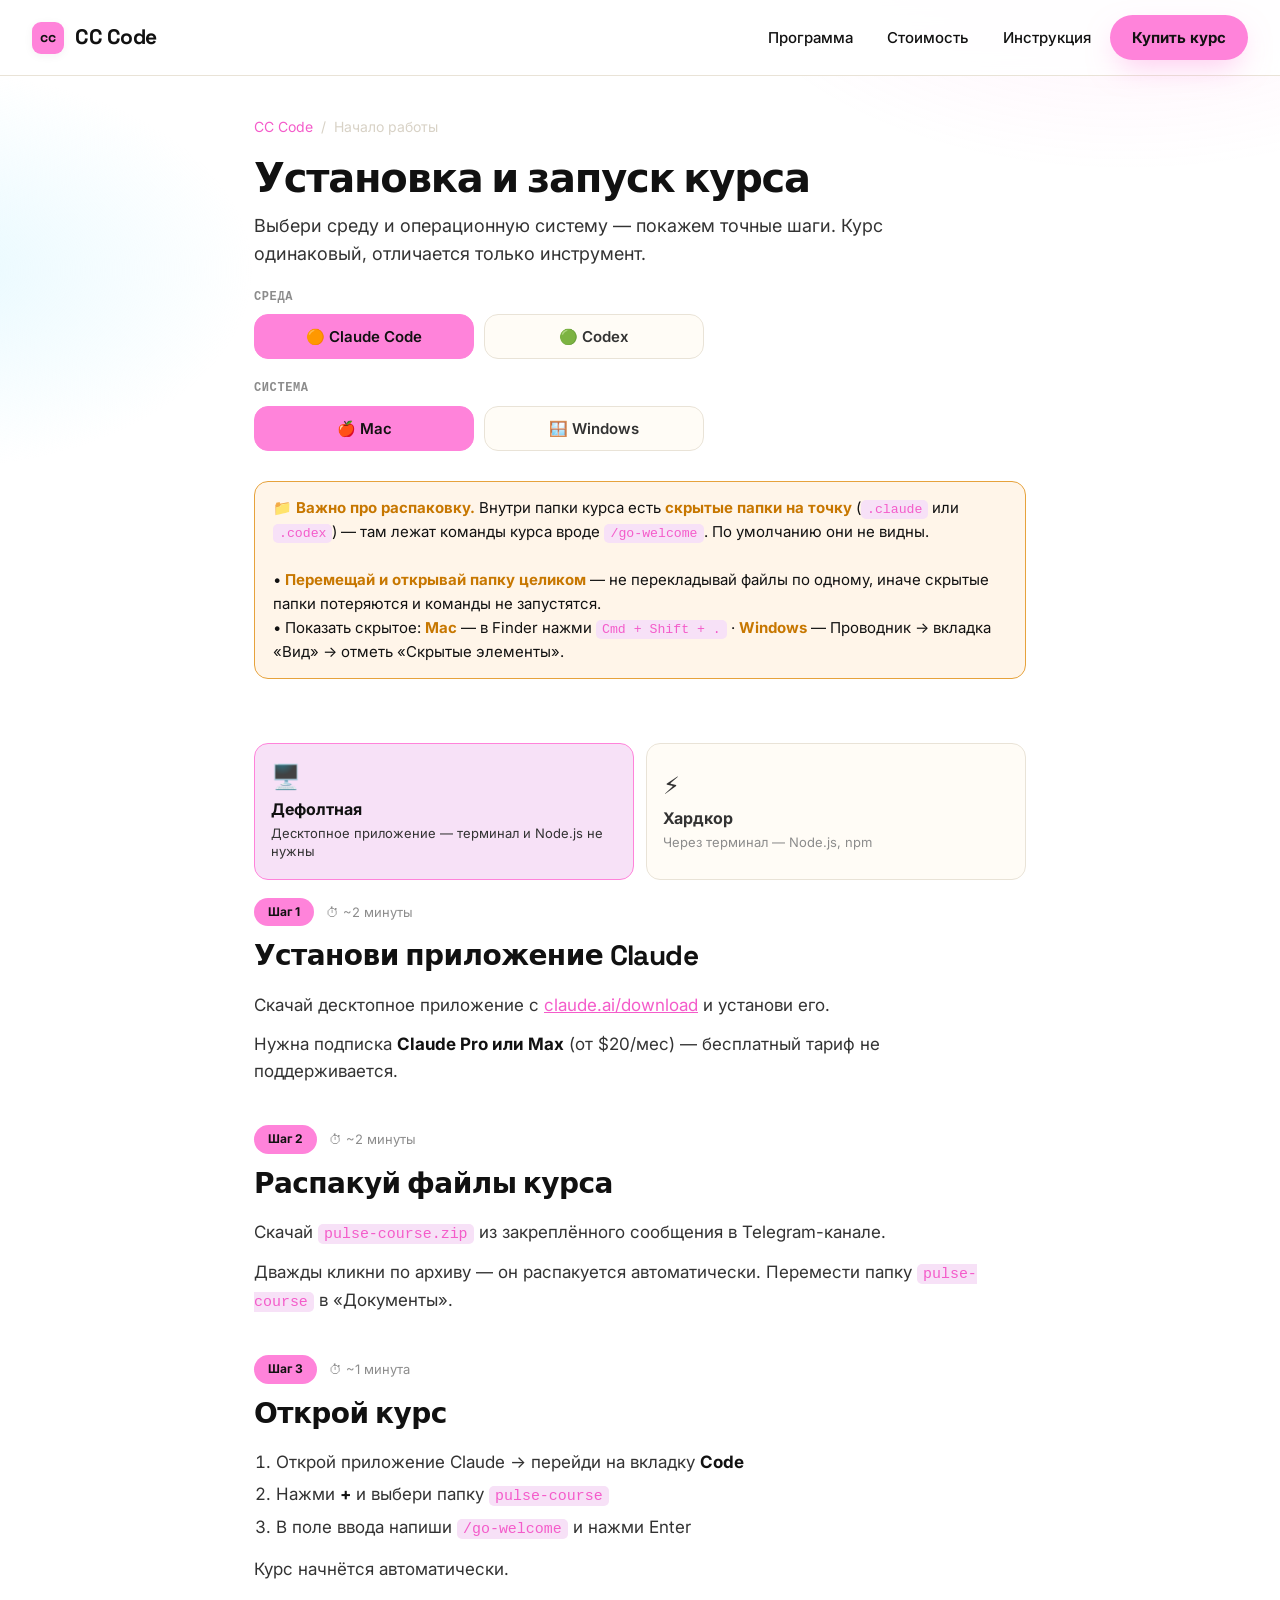
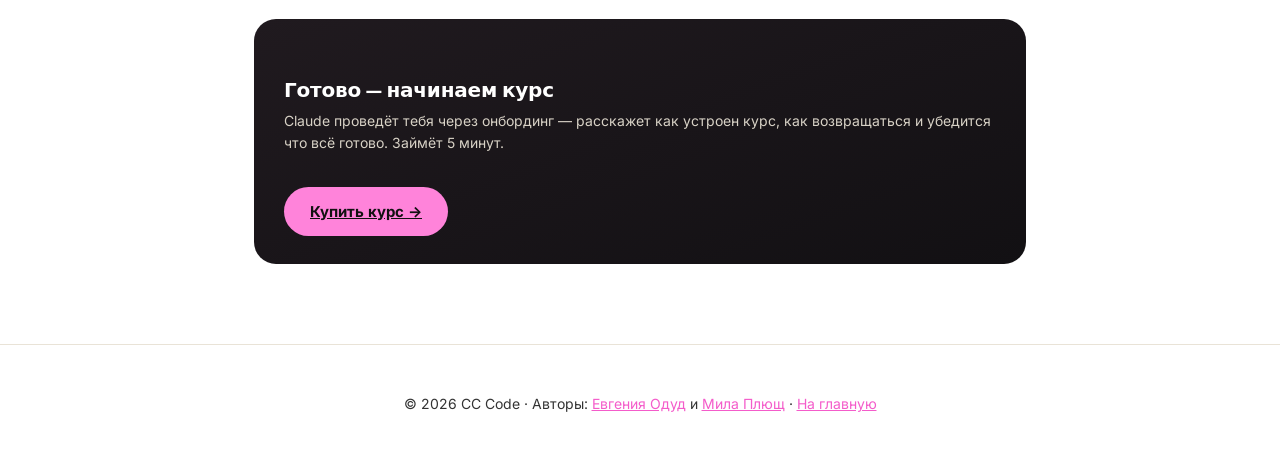
<file: start.html>
<!DOCTYPE html>
<html lang="ru">
<head>
  <meta charset="UTF-8" />
  <meta name="viewport" content="width=device-width, initial-scale=1.0" />
  <title>Инструкция по установке — CC Code</title>
  <meta name="description" content="Как установить Claude Code или Codex и начать курс для маркетологов. Пошаговая инструкция для Mac и Windows." />
  <link rel="stylesheet" href="styles-mews.css" />
  <!-- Yandex.Metrika counter -->
  <script type="text/javascript">
    (function(m,e,t,r,i,k,a){
        m[i]=m[i]||function(){(m[i].a=m[i].a||[]).push(arguments)};
        m[i].l=1*new Date();
        for (var j = 0; j < document.scripts.length; j++) {if (document.scripts[j].src === r) { return; }}
        k=e.createElement(t),a=e.getElementsByTagName(t)[0],k.async=1,k.src=r,a.parentNode.insertBefore(k,a)
    })(window, document,'script','https://mc.yandex.ru/metrika/tag.js?id=108214180', 'ym');
    ym(108214180, 'init', {ssr:true, webvisor:true, clickmap:true, ecommerce:"dataLayer", referrer: document.referrer, url: location.href, accurateTrackBounce:true, trackLinks:true});
  </script>
  <noscript><div><img src="https://mc.yandex.ru/watch/108214180" style="position:absolute; left:-9999px;" alt="" /></div></noscript>
  <!-- /Yandex.Metrika counter -->
</head>
<body>

  <!-- Navigation -->
  <nav class="nav">
    <a href="index.html" class="nav-logo"><span class="logo-mark">cc</span> CC Code</a>
    <div class="nav-links">
      <a href="index.html#modules" class="nav-link">Программа</a>
      <a href="index.html#pricing" class="nav-link">Стоимость</a>
      <a href="start.html" class="nav-link">Инструкция</a>
      <a href="https://telegram.me/tribute/app?startapp=sSYP" onclick="ym(108214180,'reachGoal','onclick')" class="btn-primary" target="_blank" rel="noopener">Купить курс</a>
    </div>
  </nav>

  <!-- Page hero -->
  <div class="page-hero">
    <div class="breadcrumb">
      <a href="index.html">CC Code</a>
      <span>/</span>
      <span>Начало работы</span>
    </div>
    <h1>Установка и запуск курса</h1>
    <p>Выбери среду и операционную систему — покажем точные шаги. Курс одинаковый, отличается только инструмент.</p>

    <div class="env-label">Среда</div>
    <div class="env-tabs">
      <button class="env-tab active" data-env="claude" onclick="switchEnv('claude')">🟠 Claude Code</button>
      <button class="env-tab" data-env="codex" onclick="switchEnv('codex')">🟢 Codex</button>
    </div>

    <div class="env-label">Система</div>
    <div class="os-tabs">
      <button class="os-tab active" data-os="mac" onclick="switchOS('mac')">🍎 Mac</button>
      <button class="os-tab" data-os="windows" onclick="switchOS('windows')">🪟 Windows</button>
    </div>
  </div>

  <!-- Global unpack note -->
  <div style="max-width:820px;margin:0 auto;padding:0 24px;position:relative;z-index:1;">
    <div class="warn-box">
      <strong>📁 Важно про распаковку.</strong> Внутри папки курса есть <strong>скрытые папки на точку</strong> (<code>.claude</code> или <code>.codex</code>) — там лежат команды курса вроде <code>/go-welcome</code>. По умолчанию они не видны.<br><br>
      • <strong>Перемещай и открывай папку целиком</strong> — не перекладывай файлы по одному, иначе скрытые папки потеряются и команды не запустятся.<br>
      • Показать скрытое: <strong>Mac</strong> — в Finder нажми <code>Cmd + Shift + .</code> · <strong>Windows</strong> — Проводник → вкладка «Вид» → отметь «Скрытые элементы».
    </div>
  </div>

  <!-- Docs content -->
  <div class="docs-container">

  <!-- ═══════════════════ CLAUDE CODE ═══════════════════ -->
  <div id="env-claude" class="env-content active">

    <!-- ══════════════ MAC ══════════════ -->
    <div class="os-content active" data-os="mac">

      <div class="method-tabs">
        <button class="method-tab active" data-method="desktop" onclick="switchMethod(this)">
          <span class="method-tab-icon">🖥️</span>
          <span class="method-tab-label">Дефолтная</span>
          <span class="method-tab-desc">Десктопное приложение — терминал и Node.js не нужны</span>
        </button>
        <button class="method-tab" data-method="terminal" onclick="switchMethod(this)">
          <span class="method-tab-icon">⚡</span>
          <span class="method-tab-label">Хардкор</span>
          <span class="method-tab-desc">Через терминал — Node.js, npm</span>
        </button>
      </div>
      <p class="method-hint" id="hint-mac-desktop"></p>
      <p class="method-hint" id="hint-mac-terminal"></p>

      <!-- Mac — Дефолтная -->
      <div class="method-body" data-method="desktop">
        <div class="module-header">
          <span class="module-tag">Шаг 1</span>
          <span class="module-time">⏱ ~2 минуты</span>
        </div>
        <h2>Установи приложение Claude</h2>
        <p>Скачай десктопное приложение с <a href="https://claude.ai/download" target="_blank" rel="noopener">claude.ai/download</a> и установи его.</p>
        <p>Нужна подписка <strong>Claude Pro или Max</strong> (от $20/мес) — бесплатный тариф не поддерживается.</p>

        <div class="module-header" style="margin-top:2.5rem">
          <span class="module-tag">Шаг 2</span>
          <span class="module-time">⏱ ~2 минуты</span>
        </div>
        <h2>Распакуй файлы курса</h2>
        <p>Скачай <code>pulse-course.zip</code> из закреплённого сообщения в Telegram-канале.</p>
        <p>Дважды кликни по архиву — он распакуется автоматически. Перемести папку <code>pulse-course</code> в «Документы».</p>

        <div class="module-header" style="margin-top:2.5rem">
          <span class="module-tag">Шаг 3</span>
          <span class="module-time">⏱ ~1 минута</span>
        </div>
        <h2>Открой курс</h2>
        <ol>
          <li>Открой приложение Claude → перейди на вкладку <strong>Code</strong></li>
          <li>Нажми <strong>+</strong> и выбери папку <code>pulse-course</code></li>
          <li>В поле ввода напиши <code>/go-welcome</code> и нажми Enter</li>
        </ol>
        <p>Курс начнётся автоматически.</p>

        <div class="next-step">
          <div class="next-step-text">
            <h3>Готово — начинаем курс</h3>
            <p>Claude проведёт тебя через онбординг — расскажет как устроен курс, как возвращаться и убедится что всё готово. Займёт 5 минут.</p>
          </div>
          <a href="https://telegram.me/tribute/app?startapp=sSYP" onclick="ym(108214180,'reachGoal','onclick')" class="btn-white" target="_blank" rel="noopener">Купить курс →</a>
        </div>
      </div><!-- /mac-desktop -->

      <!-- Mac — Хардкор -->
      <div class="method-body" data-method="terminal" style="display:none">

      <div class="module-header">
        <span class="module-tag">Шаг 1</span>
        <span class="module-time">⏱ ~15 минут</span>
      </div>
      <h2>Установка Claude Code</h2>

      <h3>Что нужно</h3>
      <table class="docs-table">
        <thead><tr><th>Требование</th><th>Подробности</th></tr></thead>
        <tbody>
          <tr>
            <td><strong>Подписка Claude Pro или Max</strong></td>
            <td>От $20/мес. Зарегистрироваться: <a href="https://claude.ai" target="_blank" rel="noopener">claude.ai</a>. Бесплатный тариф не поддерживается.</td>
          </tr>
          <tr>
            <td><strong>Node.js 18+</strong></td>
            <td>Бесплатно. Скачать: <a href="https://nodejs.org" target="_blank" rel="noopener">nodejs.org</a></td>
          </tr>
          <tr>
            <td><strong>macOS</strong></td>
            <td>Любая версия macOS 11+</td>
          </tr>
        </tbody>
      </table>

      <h3>Как открыть Терминал</h3>
      <ol>
        <li>Нажми <code>Cmd + Space</code> — откроется Spotlight</li>
        <li>Введи «Терминал» и нажми Enter</li>
      </ol>

      <h3>Шаг 1. Проверь Node.js</h3>
      <pre><code>node --version</code></pre>
      <p>Если видишь <code>v18.0.0</code> или выше — переходи к шагу 3. Если команда не найдена — переходи к шагу 2.</p>

      <h3>Шаг 2. Установи Node.js (если нужно)</h3>
      <p>Скачай LTS-версию с <a href="https://nodejs.org" target="_blank" rel="noopener">nodejs.org</a> и запусти установщик. Или через Homebrew:</p>
      <pre><code>brew install node</code></pre>
      <div class="info-box"><strong>Важно:</strong> после установки закрой Терминал и открой новый.</div>

      <h3>Шаг 3. Установи Claude Code</h3>
      <pre><code>curl -fsSL https://claude.ai/install.sh | bash</code></pre>
      <p>Дождись сообщения <code>Installation complete!</code>.</p>
      <div class="warn-box">
        <strong>🇷🇺 Если видишь HTML-код вместо установки</strong> — это геоблокировка. Используй npm:
        <pre style="margin-top:0.75rem"><code>npm install -g @anthropic-ai/claude-code</code></pre>
        Для первого входа в аккаунт может потребоваться VPN — только на время авторизации в браузере.
      </div>

      <h3>Шаг 4. Проверь установку</h3>
      <pre><code>claude --version</code></pre>
      <p>Если видишь номер версии — готово. Если <code>command not found</code> — закрой Терминал, открой новый.</p>

      <h3>Шаг 5. Войди в аккаунт</h3>
      <pre><code>claude</code></pre>
      <ol>
        <li>Выбери <strong>«Учётная запись Claude с подпиской»</strong> (не Anthropic Console)</li>
        <li>Войди через браузер</li>
        <li>Выбери тему — <strong>Dark mode</strong> или любую другую, нажми Enter</li>
      </ol>

      <h3>Шаг 6. Проверь что всё работает</h3>
      <pre><code>/doctor</code></pre>
      <p>Всё должно быть отмечено зелёными галочками.</p>

      <h3>Устранение проблем</h3>
      <table class="docs-table">
        <thead><tr><th>Ошибка</th><th>Что делать</th></tr></thead>
        <tbody>
          <tr>
            <td><code>command not found: claude</code></td>
            <td>Закрой Терминал, открой новый. Если не помогает — добавь в <code>~/.zshrc</code>: <code>export PATH=$HOME/.local/bin:$PATH</code>, потом <code>source ~/.zshrc</code></td>
          </tr>
          <tr>
            <td>«Требуется подписка»</td>
            <td>Убедись что подписка активна на <a href="https://claude.ai" target="_blank" rel="noopener">claude.ai</a>.</td>
          </tr>
          <tr>
            <td>«Новый терминал в папке» не появляется в Finder</td>
            <td>Finder → Настройки → Службы → включи «Новый терминал в папке»</td>
          </tr>
          <tr>
            <td>🥚 Ничего не помогает</td>
            <td>Открой <a href="https://claude.ai" target="_blank" rel="noopener">claude.ai</a> и спроси прямо там: <em>«Я пытаюсь запустить Claude Code на Mac, вот что происходит: [опиши ошибку]. Что не так и как исправить?»</em> — Claude объяснит.</td>
          </tr>
        </tbody>
      </table>

      <div class="module-header" style="margin-top:3rem">
        <span class="module-tag">Шаг 2</span>
        <span class="module-time">⏱ ~5 минут</span>
      </div>
      <h2>Скачать курс и начать</h2>

      <h3>1. Распакуй файлы курса</h3>
      <p>Скачай <code>pulse-course.zip</code> из закреплённого сообщения в Telegram-канале.</p>
      <p>Дважды кликни по архиву — он распакуется автоматически. Перемести папку <code>pulse-course</code> в «Документы».</p>

      <h3>2. Открой терминал в папке курса</h3>
      <ol>
        <li>Открой Finder → найди папку <code>pulse-course</code></li>
        <li>Правая кнопка мыши → <strong>«Новый терминал в папке»</strong></li>
      </ol>

      <h3>3. Запусти курс</h3>
      <pre><code>claude</code></pre>
      <p>После запуска введи:</p>
      <pre><code>/go-welcome</code></pre>

      <div class="faq-item">
        <div class="faq-q">/go-welcome не работает</div>
        <div class="faq-a">Убедись что открыл терминал именно в папке <code>pulse-course</code>. Команда <code>ls</code> должна показывать файлы курса.</div>
      </div>

      <div class="next-step">
        <div class="next-step-text">
          <h3>Готово — начинаем курс</h3>
          <p>Claude проведёт тебя через онбординг — расскажет как устроен курс, как возвращаться и убедится что всё готово. Займёт 5 минут.</p>
        </div>
        <a href="https://telegram.me/tribute/app?startapp=sSYP" onclick="ym(108214180,'reachGoal','onclick')" class="btn-white" target="_blank" rel="noopener">Купить курс →</a>
      </div>

      </div><!-- /mac-terminal -->
    </div><!-- /os-mac -->


    <!-- ══════════════ WINDOWS ══════════════ -->
    <div class="os-content" data-os="windows">

      <div class="method-tabs">
        <button class="method-tab active" data-method="desktop" onclick="switchMethod(this)">
          <span class="method-tab-icon">🖥️</span>
          <span class="method-tab-label">Дефолтная</span>
          <span class="method-tab-desc">Десктопное приложение — терминал и Node.js не нужны</span>
        </button>
        <button class="method-tab" data-method="terminal" onclick="switchMethod(this)">
          <span class="method-tab-icon">⚡</span>
          <span class="method-tab-label">Хардкор</span>
          <span class="method-tab-desc">Через терминал — Git Bash, Node.js, npm</span>
        </button>
      </div>
      <p class="method-hint" id="hint-windows-desktop"></p>
      <p class="method-hint" id="hint-windows-terminal"></p>

      <!-- Windows — Дефолтная -->
      <div class="method-body" data-method="desktop">
        <div class="module-header">
          <span class="module-tag">Шаг 1</span>
          <span class="module-time">⏱ ~2 минуты</span>
        </div>
        <h2>Установи приложение Claude</h2>
        <p>Скачай десктопное приложение с <a href="https://claude.ai/download" target="_blank" rel="noopener">claude.ai/download</a> и установи его.</p>
        <p>Нужна подписка <strong>Claude Pro или Max</strong> (от $20/мес) — бесплатный тариф не поддерживается.</p>

        <div class="module-header" style="margin-top:2.5rem">
          <span class="module-tag">Шаг 2</span>
          <span class="module-time">⏱ ~2 минуты</span>
        </div>
        <h2>Распакуй файлы курса</h2>
        <p>Скачай <code>pulse-course.zip</code> из закреплённого сообщения в Telegram-канале.</p>
        <p>Правая кнопка по архиву → <strong>«Извлечь всё»</strong> → выбери «Документы» → «Извлечь».</p>
        <div class="info-box"><strong>Важно:</strong> не открывай файлы внутри архива напрямую — нужно именно распаковать.</div>

        <div class="module-header" style="margin-top:2.5rem">
          <span class="module-tag">Шаг 3</span>
          <span class="module-time">⏱ ~1 минута</span>
        </div>
        <h2>Открой курс</h2>
        <ol>
          <li>Открой приложение Claude → перейди на вкладку <strong>Code</strong></li>
          <li>Нажми <strong>+</strong> и выбери папку <code>pulse-course</code></li>
          <li>В поле ввода напиши <code>/go-welcome</code> и нажми Enter</li>
        </ol>
        <p>Курс начнётся автоматически.</p>

        <div class="next-step">
          <div class="next-step-text">
            <h3>Готово — начинаем курс</h3>
            <p>Claude проведёт тебя через онбординг — расскажет как устроен курс, как возвращаться и убедится что всё готово. Займёт 5 минут.</p>
          </div>
          <a href="https://telegram.me/tribute/app?startapp=sSYP" onclick="ym(108214180,'reachGoal','onclick')" class="btn-white" target="_blank" rel="noopener">Купить курс →</a>
        </div>
      </div><!-- /windows-desktop -->

      <!-- Windows — Хардкор -->
      <div class="method-body" data-method="terminal" style="display:none">

      <div class="warn-box">
        <strong>⚠️ Важно:</strong> Claude Code на Windows требует <strong>Git Bash</strong>. Все команды — только в Git Bash, не в PowerShell или CMD.
      </div>

      <div class="module-header">
        <span class="module-tag">Шаг 1</span>
        <span class="module-time">⏱ ~20 минут</span>
      </div>
      <h2>Установка Claude Code</h2>

      <h3>Что нужно</h3>
      <table class="docs-table">
        <thead><tr><th>Требование</th><th>Подробности</th></tr></thead>
        <tbody>
          <tr>
            <td><strong>Подписка Claude Pro или Max</strong></td>
            <td>От $20/мес. Зарегистрироваться: <a href="https://claude.ai" target="_blank" rel="noopener">claude.ai</a>.</td>
          </tr>
          <tr>
            <td><strong>Node.js 18+</strong></td>
            <td>Бесплатно. Скачать: <a href="https://nodejs.org" target="_blank" rel="noopener">nodejs.org</a></td>
          </tr>
          <tr>
            <td><strong>Git Bash — обязательно</strong></td>
            <td><a href="https://git-scm.com/downloads/win" target="_blank" rel="noopener">git-scm.com/downloads/win</a> → Next → Install</td>
          </tr>
          <tr>
            <td><strong>Windows 10+</strong></td>
            <td>64-bit</td>
          </tr>
        </tbody>
      </table>

      <h3>Шаг 1. Установи Git Bash</h3>
      <p>Скачай с <a href="https://git-scm.com/downloads/win" target="_blank" rel="noopener">git-scm.com/downloads/win</a> → Next → Install. После установки открой <strong>Git Bash</strong> из меню Пуск.</p>

      <h3>Шаг 2. Проверь Node.js</h3>
      <pre><code>node --version</code></pre>
      <p>Если <code>v18+</code> — переходи к шагу 4. Если не найдена — шаг 3.</p>

      <h3>Шаг 3. Установи Node.js (если нужно)</h3>
      <p>Скачай LTS с <a href="https://nodejs.org" target="_blank" rel="noopener">nodejs.org</a> и установи. Закрой Git Bash и открой снова.</p>

      <h3>Шаг 4. Установи Claude Code</h3>
      <pre><code>curl -fsSL https://claude.ai/install.sh | bash</code></pre>
      <div class="warn-box">
        <strong>🇷🇺 Геоблокировка?</strong> Если вместо установки появился HTML — используй npm:
        <pre style="margin-top:0.75rem"><code>npm install -g @anthropic-ai/claude-code</code></pre>
        Для первого входа может потребоваться VPN — только на время авторизации в браузере.
      </div>

      <h3>Шаг 5. Войди в аккаунт</h3>
      <pre><code>claude</code></pre>
      <ol>
        <li>Выбери <strong>«Учётная запись Claude с подпиской»</strong></li>
        <li>Войди через браузер</li>
        <li>Выбери тему — Dark mode или любую другую, нажми Enter</li>
      </ol>

      <h3>Шаг 6. Проверь</h3>
      <pre><code>/doctor</code></pre>
      <p>Всё должно быть отмечено зелёными галочками.</p>

      <h3>Устранение проблем</h3>
      <table class="docs-table">
        <thead><tr><th>Ошибка</th><th>Что делать</th></tr></thead>
        <tbody>
          <tr>
            <td>Красные ошибки синтаксиса</td>
            <td>Ты в PowerShell. Закрой, открой Git Bash — повтори.</td>
          </tr>
          <tr>
            <td><code>requires git-bash</code></td>
            <td>Установи Git Bash и повтори из него.</td>
          </tr>
          <tr>
            <td><code>claude: command not found</code></td>
            <td>Пуск → «Переменные среды» → Path → добавь <code>C:\Users\ИМЯ\.local\bin</code>. Закрой Git Bash, открой снова.</td>
          </tr>
          <tr>
            <td>«Требуется подписка»</td>
            <td>Проверь что подписка активна на <a href="https://claude.ai" target="_blank" rel="noopener">claude.ai</a>.</td>
          </tr>
          <tr>
            <td>🥚 Ничего не помогает</td>
            <td>Открой <a href="https://claude.ai" target="_blank" rel="noopener">claude.ai</a> и спроси прямо там: <em>«Я пытаюсь запустить Claude Code на Windows, вот что происходит: [опиши ошибку]. Что не так и как исправить?»</em> — Claude объяснит.</td>
          </tr>
        </tbody>
      </table>

      <div class="module-header" style="margin-top:3rem">
        <span class="module-tag">Шаг 2</span>
        <span class="module-time">⏱ ~5 минут</span>
      </div>
      <h2>Скачать курс и начать</h2>

      <h3>1. Распакуй файлы курса</h3>
      <p>Скачай <code>pulse-course.zip</code> из Telegram-канала.</p>
      <p>Правая кнопка по архиву → <strong>«Извлечь всё»</strong> → Документы → «Извлечь».</p>
      <div class="info-box"><strong>Важно:</strong> не открывай файлы внутри архива — нужно именно распаковать.</div>

      <h3>2. Открой Git Bash в папке курса</h3>
      <ol>
        <li>Открой папку <code>pulse-course</code> в Проводнике</li>
        <li>Правая кнопка на пустом месте → <strong>«Git Bash Here»</strong></li>
      </ol>
      <div class="info-box">Нет «Git Bash Here»? Открой Git Bash из Пуска и введи: <code>cd ~/Documents/pulse-course</code></div>

      <h3>3. Запусти курс</h3>
      <pre><code>claude</code></pre>
      <pre><code>/go-welcome</code></pre>

      <div class="faq-item">
        <div class="faq-q">«Git Bash Here» не появляется</div>
        <div class="faq-a">Переустанови Git — на шаге «Windows Explorer integration» убедись что галочка стоит.</div>
      </div>

      <div class="next-step">
        <div class="next-step-text">
          <h3>Готово — начинаем курс</h3>
          <p>Claude проведёт тебя через онбординг — расскажет как устроен курс, как возвращаться и убедится что всё готово. Займёт 5 минут.</p>
        </div>
        <a href="https://telegram.me/tribute/app?startapp=sSYP" onclick="ym(108214180,'reachGoal','onclick')" class="btn-white" target="_blank" rel="noopener">Купить курс →</a>
      </div>

      </div><!-- /windows-terminal -->
    </div><!-- /os-windows -->

  </div><!-- /env-claude -->


  <!-- ═══════════════════ CODEX ═══════════════════ -->
  <div id="env-codex" class="env-content">

    <!-- ══════════════ MAC (Codex) ══════════════ -->
    <div class="os-content active" data-os="mac">

      <div class="method-tabs">
        <button class="method-tab active" data-method="desktop" onclick="switchMethod(this)">
          <span class="method-tab-icon">🖥️</span>
          <span class="method-tab-label">Дефолтная</span>
          <span class="method-tab-desc">Десктопное приложение Codex — без терминала и Node.js</span>
        </button>
        <button class="method-tab" data-method="terminal" onclick="switchMethod(this)">
          <span class="method-tab-icon">⚡</span>
          <span class="method-tab-label">Хардкор</span>
          <span class="method-tab-desc">Через терминал — npm или Homebrew</span>
        </button>
      </div>

      <!-- Codex Mac — Дефолтная (десктоп) -->
      <div class="method-body" data-method="desktop">
        <div class="module-header">
          <span class="module-tag">Шаг 1</span>
          <span class="module-time">⏱ ~3 минуты</span>
        </div>
        <h2>Установи приложение Codex</h2>
        <p>Скачай десктопное приложение с <a href="https://developers.openai.com/codex/app" target="_blank" rel="noopener">developers.openai.com/codex</a> — выбери сборку для <strong>Apple Silicon</strong> или <strong>Intel</strong>. Установи как обычное приложение.</p>
        <p>Нужен <strong>ChatGPT-аккаунт</strong> (Plus, Pro, Business или Enterprise). Альтернатива — ключ OpenAI API.</p>

        <div class="module-header" style="margin-top:2.5rem">
          <span class="module-tag">Шаг 2</span>
          <span class="module-time">⏱ ~2 минуты</span>
        </div>
        <h2>Войди в аккаунт</h2>
        <p>Открой приложение Codex → выбери <strong>«Sign in with ChatGPT»</strong> → войди через браузер под своим ChatGPT-аккаунтом.</p>

        <div class="module-header" style="margin-top:2.5rem">
          <span class="module-tag">Шаг 3</span>
          <span class="module-time">⏱ ~2 минуты</span>
        </div>
        <h2>Распакуй файлы курса</h2>
        <p>Скачай <code>pulse-course-codex.zip</code> из закреплённого сообщения в Telegram-канале.</p>
        <p>Дважды кликни по архиву — он распакуется автоматически. Перемести папку <code>pulse-course-codex</code> в «Документы».</p>

        <div class="module-header" style="margin-top:2.5rem">
          <span class="module-tag">Шаг 4</span>
          <span class="module-time">⏱ ~1 минута</span>
        </div>
        <h2>Открой курс</h2>
        <ol>
          <li>В приложении Codex выбери папку <code>pulse-course-codex</code></li>
          <li>Убедись что вверху выбран режим <strong>«Local»</strong> — Codex работает на твоём компьютере</li>
          <li>В поле чата напиши <code>$go-welcome</code> и нажми Enter</li>
        </ol>
        <p>Курс начнётся автоматически.</p>

        <div class="next-step">
          <div class="next-step-text">
            <h3>Готово — начинаем курс</h3>
            <p>Codex проведёт тебя через онбординг — расскажет как устроен курс, как возвращаться и убедится что всё готово. Займёт 5 минут.</p>
          </div>
          <a href="https://telegram.me/tribute/app?startapp=sSYP" onclick="ym(108214180,'reachGoal','onclick')" class="btn-white" target="_blank" rel="noopener">Купить курс →</a>
        </div>
      </div><!-- /codex-mac-desktop -->

      <!-- Codex Mac — Хардкор (терминал) -->
      <div class="method-body" data-method="terminal" style="display:none">

      <div class="module-header">
        <span class="module-tag">Шаг 1</span>
        <span class="module-time">⏱ ~10 минут</span>
      </div>
      <h2>Установка Codex</h2>

      <h3>Что нужно</h3>
      <table class="docs-table">
        <thead><tr><th>Требование</th><th>Подробности</th></tr></thead>
        <tbody>
          <tr>
            <td><strong>ChatGPT-аккаунт</strong></td>
            <td>Plus, Pro, Business или Enterprise — для входа в Codex. Зарегистрироваться: <a href="https://chatgpt.com" target="_blank" rel="noopener">chatgpt.com</a>. Альтернатива — ключ OpenAI API.</td>
          </tr>
          <tr>
            <td><strong>Node.js 18+</strong></td>
            <td>Нужен для установки через npm. Бесплатно: <a href="https://nodejs.org" target="_blank" rel="noopener">nodejs.org</a>. Если ставишь через Homebrew — не нужен.</td>
          </tr>
          <tr>
            <td><strong>macOS 11+</strong></td>
            <td>Apple Silicon или Intel.</td>
          </tr>
        </tbody>
      </table>

      <h3>Как открыть Терминал</h3>
      <ol>
        <li>Нажми <code>Cmd + Space</code> — откроется Spotlight</li>
        <li>Введи «Терминал» и нажми Enter</li>
      </ol>

      <h3>Шаг 1. Установи Codex</h3>
      <pre><code>npm install -g @openai/codex</code></pre>
      <p>Или через Homebrew (Node.js не нужен):</p>
      <pre><code>brew install --cask codex</code></pre>

      <h3>Шаг 2. Проверь установку</h3>
      <pre><code>codex --version</code></pre>
      <p>Если видишь номер версии — готово. Если <code>command not found</code> — закрой Терминал, открой новый.</p>

      <h3>Шаг 3. Войди в аккаунт</h3>
      <pre><code>codex</code></pre>
      <ol>
        <li>Выбери <strong>«Sign in with ChatGPT»</strong></li>
        <li>Войди через браузер под своим ChatGPT-аккаунтом</li>
      </ol>
      <div class="info-box">Нет подписки ChatGPT? Войди по ключу OpenAI API — выбери «Sign in with API key» и вставь ключ с <a href="https://platform.openai.com/api-keys" target="_blank" rel="noopener">platform.openai.com</a>.</div>

      <h3>Шаг 4. Проверь что всё работает</h3>
      <p>Внутри Codex набери приветствие — если ассистент отвечает, установка прошла успешно.</p>

      <h3>Устранение проблем</h3>
      <table class="docs-table">
        <thead><tr><th>Ошибка</th><th>Что делать</th></tr></thead>
        <tbody>
          <tr>
            <td><code>Git is required for local sessions</code></td>
            <td>Открой Terminal.app и запусти <code>xcode-select --install</code> — установятся инструменты Apple с Git. Потом перезапусти Codex.</td>
          </tr>
          <tr>
            <td><code>command not found: codex</code></td>
            <td>Закрой Терминал, открой новый. Если не помогает — проверь что глобальные npm-пакеты в <code>PATH</code>.</td>
          </tr>
          <tr>
            <td>🥚 Ничего не помогает</td>
            <td>Открой <a href="https://chatgpt.com" target="_blank" rel="noopener">chatgpt.com</a> и спроси прямо там: <em>«Я пытаюсь запустить Codex CLI на Mac, вот что происходит: [опиши ошибку]. Что не так и как исправить?»</em></td>
          </tr>
        </tbody>
      </table>

      <div class="module-header" style="margin-top:3rem">
        <span class="module-tag">Шаг 2</span>
        <span class="module-time">⏱ ~5 минут</span>
      </div>
      <h2>Скачать курс и начать</h2>

      <h3>1. Распакуй файлы курса</h3>
      <p>Скачай <code>pulse-course-codex.zip</code> из закреплённого сообщения в Telegram-канале.</p>
      <p>Дважды кликни по архиву — он распакуется. Перемести папку <code>pulse-course-codex</code> в «Документы».</p>

      <h3>2. Открой терминал в папке курса</h3>
      <ol>
        <li>Открой Finder → найди папку <code>pulse-course-codex</code></li>
        <li>Правая кнопка мыши → <strong>«Новый терминал в папке»</strong></li>
      </ol>

      <h3>3. Запусти курс</h3>
      <pre><code>codex</code></pre>
      <p>После запуска введи:</p>
      <pre><code>$go-welcome</code></pre>

      <div class="faq-item">
        <div class="faq-q">$go-welcome не распознаётся</div>
        <div class="faq-a">Убедись что запустил <code>codex</code> именно из папки <code>pulse-course-codex</code>. Команда <code>ls</code> должна показывать файлы курса.</div>
      </div>

      <div class="next-step">
        <div class="next-step-text">
          <h3>Готово — начинаем курс</h3>
          <p>Codex проведёт тебя через онбординг — расскажет как устроен курс, как возвращаться и убедится что всё готово. Займёт 5 минут.</p>
        </div>
        <a href="https://telegram.me/tribute/app?startapp=sSYP" onclick="ym(108214180,'reachGoal','onclick')" class="btn-white" target="_blank" rel="noopener">Купить курс →</a>
      </div>

      </div><!-- /codex-mac-terminal -->

    </div><!-- /codex-mac -->


    <!-- ══════════════ WINDOWS (Codex) ══════════════ -->
    <div class="os-content" data-os="windows">

      <div class="method-tabs">
        <button class="method-tab active" data-method="desktop" onclick="switchMethod(this)">
          <span class="method-tab-icon">🖥️</span>
          <span class="method-tab-label">Дефолтная</span>
          <span class="method-tab-desc">Десктопное приложение Codex — без терминала и Node.js</span>
        </button>
        <button class="method-tab" data-method="terminal" onclick="switchMethod(this)">
          <span class="method-tab-icon">⚡</span>
          <span class="method-tab-label">Хардкор</span>
          <span class="method-tab-desc">Через терминал — PowerShell или npm</span>
        </button>
      </div>

      <!-- Codex Windows — Дефолтная (десктоп) -->
      <div class="method-body" data-method="desktop">
        <div class="module-header">
          <span class="module-tag">Шаг 1</span>
          <span class="module-time">⏱ ~3 минуты</span>
        </div>
        <h2>Установи приложение Codex</h2>
        <p>Установи десктопное приложение Codex из <strong>Microsoft Store</strong> (или скачай с <a href="https://developers.openai.com/codex/app" target="_blank" rel="noopener">developers.openai.com/codex</a>).</p>
        <p>Нужен <strong>ChatGPT-аккаунт</strong> (Plus, Pro, Business или Enterprise). Альтернатива — ключ OpenAI API.</p>

        <div class="module-header" style="margin-top:2.5rem">
          <span class="module-tag">Шаг 2</span>
          <span class="module-time">⏱ ~2 минуты</span>
        </div>
        <h2>Войди в аккаунт</h2>
        <p>Открой приложение Codex → выбери <strong>«Sign in with ChatGPT»</strong> → войди через браузер.</p>

        <div class="module-header" style="margin-top:2.5rem">
          <span class="module-tag">Шаг 3</span>
          <span class="module-time">⏱ ~2 минуты</span>
        </div>
        <h2>Распакуй файлы курса</h2>
        <p>Скачай <code>pulse-course-codex.zip</code> из Telegram-канала.</p>
        <p>Правая кнопка по архиву → <strong>«Извлечь всё»</strong> → выбери «Документы» → «Извлечь».</p>

        <div class="module-header" style="margin-top:2.5rem">
          <span class="module-tag">Шаг 4</span>
          <span class="module-time">⏱ ~1 минута</span>
        </div>
        <h2>Открой курс</h2>
        <ol>
          <li>В приложении Codex выбери папку <code>pulse-course-codex</code></li>
          <li>Убедись что выбран режим <strong>«Local»</strong></li>
          <li>В поле чата напиши <code>$go-welcome</code> и нажми Enter</li>
        </ol>
        <p>Курс начнётся автоматически.</p>

        <div class="next-step">
          <div class="next-step-text">
            <h3>Готово — начинаем курс</h3>
            <p>Codex проведёт тебя через онбординг — расскажет как устроен курс, как возвращаться и убедится что всё готово. Займёт 5 минут.</p>
          </div>
          <a href="https://telegram.me/tribute/app?startapp=sSYP" onclick="ym(108214180,'reachGoal','onclick')" class="btn-white" target="_blank" rel="noopener">Купить курс →</a>
        </div>
      </div><!-- /codex-windows-desktop -->

      <!-- Codex Windows — Хардкор (терминал) -->
      <div class="method-body" data-method="terminal" style="display:none">

      <div class="module-header">
        <span class="module-tag">Шаг 1</span>
        <span class="module-time">⏱ ~15 минут</span>
      </div>
      <h2>Установка Codex</h2>

      <h3>Что нужно</h3>
      <table class="docs-table">
        <thead><tr><th>Требование</th><th>Подробности</th></tr></thead>
        <tbody>
          <tr>
            <td><strong>ChatGPT-аккаунт</strong></td>
            <td>Plus, Pro, Business или Enterprise. Зарегистрироваться: <a href="https://chatgpt.com" target="_blank" rel="noopener">chatgpt.com</a>. Альтернатива — ключ OpenAI API.</td>
          </tr>
          <tr>
            <td><strong>Node.js 18+</strong></td>
            <td>Нужен только для установки через npm. Бесплатно: <a href="https://nodejs.org" target="_blank" rel="noopener">nodejs.org</a></td>
          </tr>
          <tr>
            <td><strong>Git for Windows</strong></td>
            <td>Codex использует Git для локальных сессий. <a href="https://git-scm.com/downloads/win" target="_blank" rel="noopener">git-scm.com/downloads/win</a></td>
          </tr>
          <tr>
            <td><strong>Windows 10+</strong></td>
            <td>64-bit</td>
          </tr>
        </tbody>
      </table>

      <h3>Шаг 1. Установи Git for Windows</h3>
      <p>Скачай с <a href="https://git-scm.com/downloads/win" target="_blank" rel="noopener">git-scm.com/downloads/win</a> → Next → Install.</p>

      <h3>Шаг 2. Установи Codex</h3>
      <p>Открой <strong>PowerShell</strong> (Пуск → набери «PowerShell») и запусти:</p>
      <pre><code>irm https://chatgpt.com/codex/install.ps1 | iex</code></pre>
      <p>Или через npm (нужен Node.js):</p>
      <pre><code>npm install -g @openai/codex</code></pre>

      <h3>Шаг 3. Проверь установку</h3>
      <pre><code>codex --version</code></pre>
      <p>Если видишь номер версии — готово. Если <code>command not found</code> — закрой PowerShell, открой новый.</p>

      <h3>Шаг 4. Войди в аккаунт</h3>
      <pre><code>codex</code></pre>
      <ol>
        <li>Выбери <strong>«Sign in with ChatGPT»</strong></li>
        <li>Войди через браузер</li>
      </ol>
      <div class="info-box">Нет подписки ChatGPT? Войди по ключу OpenAI API — выбери «Sign in with API key» и вставь ключ с <a href="https://platform.openai.com/api-keys" target="_blank" rel="noopener">platform.openai.com</a>.</div>

      <h3>Устранение проблем</h3>
      <table class="docs-table">
        <thead><tr><th>Ошибка</th><th>Что делать</th></tr></thead>
        <tbody>
          <tr>
            <td><code>Git is required for local sessions</code></td>
            <td>Установи <a href="https://git-scm.com/downloads/win" target="_blank" rel="noopener">Git for Windows</a> и перезапусти Codex.</td>
          </tr>
          <tr>
            <td><code>command not found: codex</code></td>
            <td>Закрой PowerShell, открой новый. Если не помогает — переустанови Codex.</td>
          </tr>
          <tr>
            <td>🥚 Ничего не помогает</td>
            <td>Открой <a href="https://chatgpt.com" target="_blank" rel="noopener">chatgpt.com</a> и спроси прямо там: <em>«Я пытаюсь запустить Codex CLI на Windows, вот что происходит: [опиши ошибку]. Что не так и как исправить?»</em></td>
          </tr>
        </tbody>
      </table>

      <div class="module-header" style="margin-top:3rem">
        <span class="module-tag">Шаг 2</span>
        <span class="module-time">⏱ ~5 минут</span>
      </div>
      <h2>Скачать курс и начать</h2>

      <h3>1. Распакуй файлы курса</h3>
      <p>Скачай <code>pulse-course-codex.zip</code> из Telegram-канала.</p>
      <p>Правая кнопка по архиву → <strong>«Извлечь всё»</strong> → Документы → «Извлечь».</p>

      <h3>2. Открой PowerShell в папке курса</h3>
      <ol>
        <li>Открой папку <code>pulse-course-codex</code> в Проводнике</li>
        <li>Shift + правая кнопка на пустом месте → <strong>«Открыть окно PowerShell здесь»</strong></li>
      </ol>
      <div class="info-box">Нет такого пункта? Открой PowerShell из Пуска и введи: <code>cd ~/Documents/pulse-course-codex</code></div>

      <h3>3. Запусти курс</h3>
      <pre><code>codex</code></pre>
      <pre><code>$go-welcome</code></pre>

      <div class="faq-item">
        <div class="faq-q">$go-welcome не распознаётся</div>
        <div class="faq-a">Убедись что запустил <code>codex</code> из папки <code>pulse-course-codex</code>. Команда <code>ls</code> должна показывать файлы курса.</div>
      </div>

      <div class="next-step">
        <div class="next-step-text">
          <h3>Готово — начинаем курс</h3>
          <p>Codex проведёт тебя через онбординг — расскажет как устроен курс, как возвращаться и убедится что всё готово. Займёт 5 минут.</p>
        </div>
        <a href="https://telegram.me/tribute/app?startapp=sSYP" onclick="ym(108214180,'reachGoal','onclick')" class="btn-white" target="_blank" rel="noopener">Купить курс →</a>
      </div>

      </div><!-- /codex-windows-terminal -->

    </div><!-- /codex-windows -->

  </div><!-- /env-codex -->

  </div><!-- /docs-container -->


  <!-- Footer -->
  <footer>
    <p>© 2026 CC Code · Авторы: <a href="https://t.me/productodud" target="_blank" rel="noopener">Евгения Одуд</a> и <a href="https://t.me/milaivy" target="_blank" rel="noopener">Мила Плющ</a> · <a href="index.html">На главную</a></p>
  </footer>

  <script>
    function switchEnv(env) {
      document.querySelectorAll('.env-tab').forEach(function(t) { t.classList.remove('active'); });
      document.querySelector('.env-tab[data-env="' + env + '"]').classList.add('active');
      document.querySelectorAll('.env-content').forEach(function(c) { c.classList.remove('active'); });
      document.getElementById('env-' + env).classList.add('active');
    }

    function switchOS(os) {
      document.querySelectorAll('.page-hero .os-tab').forEach(function(t) { t.classList.remove('active'); });
      document.querySelector('.page-hero .os-tab[data-os="' + os + '"]').classList.add('active');
      document.querySelectorAll('.os-content').forEach(function(c) { c.classList.remove('active'); });
      document.querySelectorAll('.os-content[data-os="' + os + '"]').forEach(function(c) { c.classList.add('active'); });
    }

    function switchMethod(btn) {
      var scope = btn.closest('.os-content');
      var method = btn.getAttribute('data-method');
      scope.querySelectorAll('.method-tab').forEach(function(t) { t.classList.remove('active'); });
      btn.classList.add('active');
      scope.querySelectorAll('.method-body').forEach(function(b) {
        b.style.display = b.getAttribute('data-method') === method ? 'block' : 'none';
      });
    }
  </script>

</body>
</html>
</file>
<file: styles-mews.css>
/* ============================================================
   MarketingOdud — landing "Mews+" (enhanced)
   Mews identity: white canvas, warm cream cards, candy-pink pill CTA,
   pops of lime + ice blue. Enhanced with Nano Banana imagery, a
   distinctive Space Grotesk display face, and soft depth (less flat).
   ============================================================ */

@import url('https://fonts.googleapis.com/css2?family=Space+Grotesk:wght@400;500;600;700&family=Inter:wght@400;500;600;700&display=swap');

:root {
  --canvas: #ffffff;
  --cream: #fffcf6;
  --ink: #111111;
  --charcoal: #333333;
  --panel: #161616;
  --fog: #8c8c8c;
  --mist: #d8d2c6;
  --line: #e9e3d7;
  --pink: #ff83da;
  --pink-deep: #f45cca;
  --cotton: #ffc5ee;
  --blush: #f7e1f7;
  --ice: #d2f4ff;
  --lime: #e8ff5b;

  --font-display: 'Space Grotesk', ui-sans-serif, system-ui, -apple-system, 'Segoe UI', sans-serif;
  --font-body: 'Inter', ui-sans-serif, system-ui, -apple-system, 'Segoe UI', Roboto, sans-serif;

  --r-sm: 10px;
  --r: 14px;
  --r-lg: 22px;
  --r-full: 9999px;

  --sh-sm: 0 2px 10px rgba(30,15,40,0.05);
  --sh: 0 20px 44px -24px rgba(60,20,70,0.28);
  --sh-lg: 0 40px 80px -34px rgba(60,20,70,0.34);
  --glow-pink: 0 12px 30px -8px rgba(255,131,218,0.5);

  --maxw: 1200px;
}

* { box-sizing: border-box; margin: 0; padding: 0; }
html { scroll-behavior: smooth; }

body {
  font-family: var(--font-body);
  background: var(--canvas);
  color: var(--ink);
  line-height: 1.55;
  font-size: 17px;
  -webkit-font-smoothing: antialiased;
  overflow-x: hidden;
}
/* soft ambient pink/ice glows for depth */
body::before {
  content: '';
  position: fixed; inset: 0; z-index: 0; pointer-events: none;
  background:
    radial-gradient(55vw 45vh at 88% -8%, rgba(255,131,218,0.12), transparent 60%),
    radial-gradient(45vw 40vh at -5% 30%, rgba(210,244,255,0.5), transparent 55%);
}

.hl { background: var(--lime); box-decoration-break: clone; -webkit-box-decoration-break: clone; padding: 0 0.1em; border-radius: 3px; font-style: normal; color: var(--ink); }
a { color: inherit; }

/* ── Buttons (pill — Mews signature) ── */
.btn-primary {
  display: inline-flex; align-items: center; gap: 0.5em;
  background: var(--pink); color: var(--ink) !important;
  padding: 14px 30px; border-radius: var(--r-full);
  text-decoration: none; font-weight: 700; font-size: 15px; border: none;
  box-shadow: var(--glow-pink);
  transition: transform 0.2s ease, background 0.2s ease, box-shadow 0.2s ease;
}
.btn-primary:hover { background: var(--pink-deep); transform: translateY(-2px); box-shadow: 0 18px 40px -8px rgba(255,131,218,0.6); }
.btn-primary.btn-large { padding: 17px 36px; font-size: 16px; }
.btn-secondary {
  display: inline-flex; align-items: center; gap: 0.5em;
  background: var(--canvas); color: var(--ink) !important;
  padding: 14px 28px; border-radius: var(--r-full);
  text-decoration: none; font-weight: 600; font-size: 15px;
  border: 1px solid var(--ink); box-shadow: var(--sh-sm);
  transition: transform 0.2s ease, background 0.2s ease, color 0.2s ease;
}
.btn-secondary:hover { background: var(--ink); color: #fff !important; transform: translateY(-2px); }
.btn-secondary.btn-large { padding: 16px 32px; font-size: 16px; }

/* ── Announcement bar ── */
.announce { background: var(--cotton); color: var(--ink); text-align: center; font-size: 13px; font-weight: 500; padding: 11px 16px; position: relative; z-index: 1; }
.announce a { color: var(--ink); text-decoration: none; font-weight: 700; border-bottom: 2px solid var(--ink); }

/* ── Navigation ── */
.nav {
  position: sticky; top: 0; z-index: 100;
  background: rgba(255,255,255,0.86); backdrop-filter: blur(14px);
  border-bottom: 1px solid var(--line);
  padding: 15px 32px; display: flex; justify-content: space-between; align-items: center; gap: 1rem;
}
.nav-logo { display: inline-flex; align-items: center; gap: 11px; text-decoration: none; font-family: var(--font-display); font-weight: 700; font-size: 21px; color: var(--ink); letter-spacing: -0.02em; }
.logo-mark { width: 32px; height: 32px; border-radius: 9px; background: var(--pink); display: inline-flex; align-items: center; justify-content: center; font-family: var(--font-display); font-weight: 700; font-size: 14px; color: var(--ink); flex-shrink: 0; box-shadow: var(--sh-sm); }
.nav-links { display: flex; gap: 4px; align-items: center; }
.nav-link { color: var(--ink); text-decoration: none; font-size: 15px; font-weight: 500; padding: 9px 15px; border-radius: var(--r-full); transition: background 0.18s ease; }
.nav-link:hover { background: var(--blush); }
.nav .btn-primary { padding: 11px 22px; }

/* ── Layout ── */
section { padding: 84px 32px; position: relative; z-index: 1; }
.container { max-width: var(--maxw); margin: 0 auto; }
.section-label { display: inline-flex; align-items: center; gap: 8px; font-size: 12px; font-weight: 700; text-transform: uppercase; letter-spacing: 0.07em; color: var(--ink); margin-bottom: 18px; }
.section-label::before { content: ''; width: 8px; height: 8px; border-radius: 50%; background: var(--pink); }
.section-title { font-family: var(--font-display); font-weight: 700; font-size: 46px; line-height: 1.04; letter-spacing: -0.03em; margin-bottom: 16px; }
.section-subtitle { color: var(--charcoal); font-size: 19px; max-width: 620px; line-height: 1.55; }

/* ── Hero ── */
.hero { padding: 44px 32px 64px; }
.hero-inner { max-width: var(--maxw); margin: 0 auto; display: grid; grid-template-columns: 1.02fr 0.98fr; gap: 48px; align-items: center; }
.hero-badge { display: inline-flex; align-items: center; gap: 8px; background: var(--blush); color: var(--ink); padding: 8px 16px; border-radius: var(--r-full); font-size: 14px; font-weight: 500; margin-bottom: 26px; }
.hero-badge b { color: var(--pink-deep); font-weight: 700; }
.hero h1 { font-family: var(--font-display); font-weight: 700; font-size: 62px; line-height: 0.98; letter-spacing: -0.04em; margin-bottom: 24px; }
.hero-content > p { font-size: 20px; color: var(--charcoal); max-width: 540px; margin-bottom: 32px; line-height: 1.5; }
.hero-ctas { display: flex; gap: 14px; flex-wrap: wrap; margin-bottom: 30px; }
.hero-meta { display: flex; gap: 22px; flex-wrap: wrap; font-size: 15px; color: var(--charcoal); }
.hero-meta span { display: inline-flex; align-items: center; gap: 7px; }
.hero-meta span::before { content: "✓"; color: var(--ink); background: var(--lime); border-radius: 50%; width: 20px; height: 20px; display: inline-flex; align-items: center; justify-content: center; font-size: 11px; font-weight: 700; }

/* Hero visual — image card + floating chips + terminal overlay */
.hero-visual { position: relative; aspect-ratio: 4/3.3; }
.hero-visual-card {
  position: absolute; inset: 0; border-radius: var(--r-lg); overflow: hidden;
  background: radial-gradient(120% 100% at 30% 20%, var(--blush), transparent 55%), linear-gradient(160deg, #fff, var(--cotton));
  border: 1px solid var(--line); box-shadow: var(--sh-lg);
}
.hero-visual-img { position: absolute; inset: 0; width: 100%; height: 100%; object-fit: cover; display: block; }
.hero-chip { position: absolute; z-index: 3; background: rgba(255,255,255,0.94); backdrop-filter: blur(8px); border: 1px solid var(--line); border-radius: 14px; padding: 12px 16px; box-shadow: var(--sh); display: flex; align-items: center; gap: 10px; }
.hero-chip .chip-num { font-family: var(--font-display); font-weight: 700; font-size: 26px; color: var(--ink); line-height: 1; letter-spacing: -0.02em; }
.hero-chip .chip-lbl { font-size: 13px; color: var(--charcoal); line-height: 1.2; }
.hero-chip--tl { top: 16px; left: -20px; }
.hero-chip--br { bottom: 22px; right: -18px; }
.hero-terminal { position: absolute; z-index: 2; left: 8%; right: 8%; bottom: -30px; background: var(--panel); border-radius: 14px; overflow: hidden; box-shadow: var(--sh-lg); }
.terminal-chrome { padding: 10px 14px; display: flex; gap: 7px; border-bottom: 1px solid rgba(255,255,255,0.08); }
.t-dot { width: 11px; height: 11px; border-radius: 50%; }
.t-dot-r { background: var(--pink); } .t-dot-y { background: var(--lime); } .t-dot-g { background: var(--ice); }
.terminal-body { padding: 16px 18px 15px; }
.t-px-title { display: none; }
.t-px-sub { font-family: var(--font-body); font-size: 12px; text-transform: uppercase; letter-spacing: 0.14em; color: var(--cotton); margin-bottom: 10px; min-height: 1.1em; }
.t-desc { font-size: 14px; color: #efe7f0; margin-bottom: 8px; }
.t-desc-line { display: flex; gap: 0.5em; align-items: baseline; }
.t-prompt { color: var(--pink); font-weight: 700; }
.t-bold { color: #fff; font-weight: 700; }
.t-muted { color: #b7aeba; }
.t-sub-line { padding-left: 1.1em; color: #9a90a0; font-size: 13px; }
.t-sub-line strong { color: #efe7f0; font-weight: 600; }
.t-divider { height: 1px; background: rgba(255,255,255,0.1); margin-bottom: 10px; }
.t-statusbar { font-family: var(--font-body); font-size: 12px; color: var(--pink); display: flex; justify-content: space-between; gap: 8px; min-height: 1.1em; }
.t-cursor { color: var(--pink); }

/* ── Stats ── */
.stats-bar { padding: 40px 32px 0; }
.stats-bar-inner { max-width: var(--maxw); margin: 0 auto; display: grid; grid-template-columns: repeat(4, 1fr); gap: 16px; }
.stat-item { background: var(--cream); border: 1px solid var(--line); border-radius: var(--r); padding: 22px 24px; box-shadow: var(--sh-sm); display: flex; flex-direction: column; gap: 4px; }
.stat-num { font-family: var(--font-display); font-weight: 700; font-size: 38px; line-height: 1; letter-spacing: -0.03em; }
.stat-label { font-size: 14px; color: var(--charcoal); }
.stat-divider { display: none; }

/* ── Marquee ── */
@keyframes marquee { from { transform: translateX(0); } to { transform: translateX(-50%); } }
.marquee-wrap { overflow: hidden; padding: 18px 0; border-top: 1px solid var(--line); border-bottom: 1px solid var(--line); margin-top: 56px; }
.marquee-track { display: flex; width: max-content; white-space: nowrap; animation: marquee 40s linear infinite; color: var(--charcoal); font-size: 15px; font-weight: 500; }
@media (hover: hover) { .marquee-wrap:hover .marquee-track { animation-play-state: paused; } }
.marquee-item { padding: 0 1rem; display: inline-flex; align-items: center; gap: 1.4rem; }
.marquee-dot { width: 6px; height: 6px; border-radius: 50%; background: var(--pink); display: inline-block; }

/* ── Why cards (image + copy) ── */
.why-grid { display: grid; grid-template-columns: repeat(auto-fit, minmax(280px, 1fr)); gap: 22px; margin-top: 52px; }
.why-card { background: var(--cream); border: 1px solid var(--line); border-radius: var(--r-lg); padding: 0 0 26px; overflow: hidden; box-shadow: var(--sh-sm); transition: transform 0.2s ease, box-shadow 0.2s ease; }
.why-card:hover { transform: translateY(-6px); box-shadow: var(--sh); }
.why-media { height: 172px; position: relative; overflow: hidden; background: radial-gradient(120% 100% at 25% 20%, var(--blush), transparent 55%), linear-gradient(160deg, #fff, var(--cotton)); border-bottom: 1px solid var(--line); }
.why-media img { position: absolute; inset: 0; width: 100%; height: 100%; object-fit: cover; }
.why-body { padding: 22px 26px 0; }
.why-card h3 { font-family: var(--font-display); font-size: 22px; font-weight: 700; margin-bottom: 10px; letter-spacing: -0.02em; }
.why-card p { font-size: 16px; color: var(--charcoal); line-height: 1.55; }
.why-icon { display: none; }

/* ── Before / After ── */
.ba-grid { display: grid; grid-template-columns: 1fr auto 1fr; gap: 0; margin-top: 52px; align-items: center; }
.ba-col { padding-right: 30px; }
.ba-col.after { padding-right: 0; padding-left: 30px; }
.ba-col-header { font-size: 12px; font-weight: 700; letter-spacing: 0.06em; text-transform: uppercase; margin-bottom: 20px; color: var(--fog); }
.ba-col.after .ba-col-header { color: var(--pink-deep); }
.ba-row { display: flex; flex-direction: column; gap: 14px; }
.ba-item { padding: 18px 22px; border-radius: var(--r); border: 1px solid var(--line); font-size: 15px; line-height: 1.5; color: var(--charcoal); background: var(--cream); box-shadow: var(--sh-sm); }
.ba-item.good { border-color: transparent; background: linear-gradient(160deg, #fff, var(--blush)); box-shadow: var(--sh); color: var(--ink); }
.ba-item strong { display: block; font-size: 16px; margin-bottom: 4px; color: var(--ink); }
.ba-item.good strong { color: var(--pink-deep); }
.ba-arrow { display: flex; align-items: center; justify-content: center; padding: 0 22px; color: var(--pink); font-size: 26px; font-weight: 700; }

/* ── Pain cards ── */
.pain-grid { display: grid; grid-template-columns: repeat(auto-fit, minmax(300px, 1fr)); gap: 20px; margin-top: 52px; }
.pain-card { padding: 28px 26px; border: 1px solid var(--line); border-radius: var(--r-lg); background: var(--cream); box-shadow: var(--sh-sm); transition: transform 0.2s ease, box-shadow 0.2s ease; }
.pain-card:hover { transform: translateY(-5px); box-shadow: var(--sh); }
.pain-role { display: inline-block; font-size: 12px; font-weight: 700; letter-spacing: 0.03em; text-transform: uppercase; color: var(--ink); margin-bottom: 12px; padding: 5px 12px; background: var(--cotton); border-radius: var(--r-full); }
.pain-text { font-size: 16px; line-height: 1.55; color: var(--charcoal); }
.pain-text em { font-style: normal; font-weight: 600; color: var(--ink); background: var(--lime); padding: 0 4px; border-radius: 3px; }

/* ── Learn list ── */
.learn-list { list-style: none; display: grid; grid-template-columns: repeat(auto-fit, minmax(340px, 1fr)); gap: 14px; margin-top: 52px; }
.learn-list li { display: flex; align-items: flex-start; gap: 14px; font-size: 16px; padding: 18px 22px; background: var(--cream); border: 1px solid var(--line); border-radius: var(--r); line-height: 1.5; box-shadow: var(--sh-sm); transition: transform 0.18s ease; }
.learn-list li:hover { transform: translateY(-3px); }
.learn-list li .check { color: var(--ink); background: var(--lime); border-radius: 50%; width: 24px; height: 24px; display: inline-flex; align-items: center; justify-content: center; font-size: 13px; font-weight: 700; flex-shrink: 0; }

/* ── Requirements ── */
.req-grid { display: grid; grid-template-columns: repeat(auto-fit, minmax(260px, 1fr)); gap: 18px; margin-top: 52px; }
.req-card { padding: 26px; background: var(--cream); border: 1px solid var(--line); border-radius: var(--r-lg); box-shadow: var(--sh-sm); border-top: 4px solid var(--pink); }
.req-name { font-family: var(--font-display); font-weight: 700; font-size: 19px; margin-bottom: 8px; letter-spacing: -0.01em; }
.req-detail { font-size: 15px; color: var(--charcoal); line-height: 1.55; }
.req-card a { color: var(--pink-deep); text-decoration: underline; font-weight: 600; }

/* ── Reviews ── */
.reviews-section { padding: 84px 0; }
.reviews-section .container { padding: 0 32px; }
.reviews-slider-wrap { overflow: hidden; position: relative; margin-top: 52px; }
.reviews-track { display: flex; gap: 22px; transition: transform 0.45s cubic-bezier(0.25,0.1,0.25,1); will-change: transform; }
.reviews-track .review-card { flex: 0 0 calc(33.333% - 15px); min-width: 0; }
.review-card { background: var(--cream); border: 1px solid var(--line); border-radius: var(--r-lg); padding: 30px 28px 26px; display: flex; flex-direction: column; gap: 14px; position: relative; box-shadow: var(--sh-sm); }
.review-card::before { content: '\201C'; position: absolute; top: 12px; left: 20px; font-family: var(--font-display); font-size: 68px; font-weight: 700; line-height: 1; color: var(--pink); opacity: 0.35; }
.review-quote { font-family: var(--font-display); font-size: 20px; font-weight: 600; line-height: 1.25; letter-spacing: -0.02em; position: relative; z-index: 1; margin-top: 14px; }
.review-full { font-size: 15px; color: var(--charcoal); line-height: 1.6; flex: 1; }
.review-author { font-size: 14px; color: var(--ink); font-weight: 700; margin-top: auto; }
.review-author a { color: var(--pink-deep); }
.reviews-nav { display: flex; justify-content: center; align-items: center; gap: 1rem; margin-top: 34px; }
.rev-prev, .rev-next { background: var(--canvas); border: 1px solid var(--ink); color: var(--ink); width: 46px; height: 46px; border-radius: 50%; cursor: pointer; font-size: 16px; display: flex; align-items: center; justify-content: center; box-shadow: var(--sh-sm); transition: background 0.18s ease, transform 0.18s ease; }
.rev-prev:hover:not(:disabled), .rev-next:hover:not(:disabled) { background: var(--pink); border-color: var(--pink); transform: translateY(-2px); }
.rev-prev:disabled, .rev-next:disabled { opacity: 0.3; cursor: default; }
.rev-dots { display: flex; gap: 8px; align-items: center; }
.rev-dot { width: 8px; height: 8px; border-radius: 50%; border: none; background: var(--mist); cursor: pointer; padding: 0; transition: background 0.18s ease, transform 0.18s ease; }
.rev-dot.active { background: var(--pink); transform: scale(1.3); }

/* ── Modules accordion ── */
.accordion { margin-top: 52px; display: flex; flex-direction: column; gap: 14px; }
.acc-item { border: 1px solid var(--line); border-radius: var(--r); overflow: hidden; background: var(--cream); box-shadow: var(--sh-sm); transition: box-shadow 0.2s ease; }
.acc-item.open { box-shadow: var(--sh); }
.acc-header { display: flex; justify-content: space-between; align-items: center; padding: 22px 26px; cursor: pointer; user-select: none; gap: 1rem; }
.acc-title { font-family: var(--font-display); font-size: 20px; font-weight: 600; flex: 1; letter-spacing: -0.02em; }
.acc-meta { font-size: 14px; color: var(--fog); white-space: nowrap; }
.acc-icon { width: 30px; height: 30px; border-radius: 50%; background: var(--cotton); color: var(--ink); display: flex; align-items: center; justify-content: center; font-size: 18px; transition: transform 0.25s ease, background 0.2s ease; flex-shrink: 0; }
.acc-item.open .acc-icon { transform: rotate(45deg); background: var(--pink); }
.acc-body { display: none; padding: 0 26px 24px; }
.acc-item.open .acc-body { display: block; }
.acc-module-list { display: flex; flex-direction: column; gap: 4px; }
.acc-module-item { display: flex; gap: 14px; align-items: baseline; padding: 11px 14px; border-radius: var(--r-sm); transition: background 0.15s ease; }
.acc-module-item:hover { background: var(--blush); }
.acc-module-num { font-family: var(--font-display); font-size: 15px; color: var(--pink-deep); font-weight: 700; min-width: 2.6rem; }
.acc-module-title { font-size: 16px; color: var(--charcoal); line-height: 1.5; }
.acc-module-item:hover .acc-module-title { color: var(--ink); }

/* ── Pricing (dark panel) ── */
.pricing-section .container { text-align: center; }
.price-card { max-width: 500px; margin: 52px auto 0; background: linear-gradient(160deg, #201a1f, #121013); color: #f6eef4; border-radius: var(--r-lg); padding: 48px 42px; text-align: center; box-shadow: var(--sh-lg); position: relative; overflow: hidden; }
.price-card::before { content: ''; position: absolute; top: -35%; right: -18%; width: 320px; height: 320px; border-radius: 50%; background: radial-gradient(circle, rgba(255,131,218,0.55), transparent 65%); pointer-events: none; }
.price-early-bird { position: relative; display: inline-block; background: var(--pink); color: var(--ink); font-size: 13px; font-weight: 700; padding: 6px 16px; border-radius: var(--r-full); margin-bottom: 20px; }
.price-label { position: relative; font-size: 13px; text-transform: uppercase; letter-spacing: 0.1em; color: var(--cotton); margin-bottom: 12px; }
.price-original { position: relative; font-size: 22px; color: #9a90a0; text-decoration: line-through; margin-bottom: 4px; }
.price-amount { position: relative; font-family: var(--font-display); font-size: 60px; font-weight: 700; letter-spacing: -0.03em; line-height: 1; margin-bottom: 12px; color: #fff; }
.price-note { position: relative; color: #b7aeba; font-size: 15px; margin-bottom: 32px; }
.price-includes { position: relative; text-align: left; list-style: none; margin-bottom: 32px; display: flex; flex-direction: column; gap: 14px; }
.price-includes li { display: flex; gap: 12px; font-size: 16px; align-items: flex-start; }
.price-includes li .check { color: var(--lime); font-weight: 700; flex-shrink: 0; }
.price-card .btn-primary { position: relative; width: 100%; justify-content: center; font-size: 16px; padding: 18px; }

/* ── Authors ── */
.authors-grid { display: grid; grid-template-columns: repeat(auto-fit, minmax(340px, 1fr)); gap: 24px; margin-top: 52px; }
.author-card { display: flex; gap: 22px; align-items: flex-start; padding: 30px; border: 1px solid var(--line); border-radius: var(--r-lg); background: var(--cream); box-shadow: var(--sh-sm); }
.author-avatar { width: 84px; height: 84px; border-radius: 16px; object-fit: cover; flex-shrink: 0; box-shadow: var(--sh-sm); }
.author-avatar--mono { display: flex; align-items: center; justify-content: center; font-family: var(--font-display); font-weight: 700; font-size: 30px; color: var(--ink); background: var(--pink); }
.author-info h3 { font-family: var(--font-display); font-size: 22px; font-weight: 700; margin-bottom: 10px; letter-spacing: -0.02em; }
.author-info p { color: var(--charcoal); font-size: 15px; margin-bottom: 16px; line-height: 1.55; }
.author-link { color: var(--pink-deep); text-decoration: none; font-weight: 700; font-size: 14px; }
.author-link:hover { text-decoration: underline; }

/* ── Cross-link ── */
.crosslink .container { text-align: center; }

/* ── Footer ── */
footer { border-top: 1px solid var(--line); padding: 48px 32px; text-align: center; color: var(--charcoal); font-size: 14px; position: relative; z-index: 1; }
footer a { color: var(--pink-deep); text-decoration: underline; }

/* ── Animations ── */
@keyframes cursor-blink { 0%, 100% { opacity: 1; } 50% { opacity: 0; } }
.t-cursor { animation: cursor-blink 1s step-end infinite; }
@keyframes hero-in { from { opacity: 0; transform: translateY(22px); } to { opacity: 1; transform: none; } }
.hero-badge { animation: hero-in 0.5s ease both 0.05s; }
.hero h1 { animation: hero-in 0.5s ease both 0.15s; }
.hero-content > p { animation: hero-in 0.5s ease both 0.3s; }
.hero-ctas { animation: hero-in 0.5s ease both 0.45s; }
.hero-meta { animation: hero-in 0.5s ease both 0.55s; }
.hero-visual { animation: hero-in 0.7s ease both 0.25s; }
.fade-up { opacity: 0; transform: translateY(26px); transition: opacity 0.6s ease, transform 0.6s ease; }
.fade-up.visible { opacity: 1; transform: none; }


/* ── Pricing: two tiers ── */
.pricing-grid { display: grid; grid-template-columns: 1fr 1fr; gap: 24px; max-width: 900px; margin: 52px auto 0; align-items: stretch; }
.pricing-grid .price-card { max-width: none; margin: 0; display: flex; flex-direction: column; text-align: left; padding: 36px 34px; }
.pricing-grid .price-includes { flex: 1; }
.price-card--company { background: var(--cream); color: var(--ink); border: 1px solid var(--line); box-shadow: var(--sh-sm); }
.price-card--company::before { display: none; }
.price-card--company .price-label { color: var(--fog); }
.price-card--company .price-amount { color: var(--ink); }
.price-card--company .price-note { color: var(--charcoal); }
.price-card--company .price-includes li .check { color: var(--pink-deep); }
.price-tag { position: relative; display: inline-block; background: var(--ice); color: var(--ink); font-size: 13px; font-weight: 700; padding: 6px 16px; border-radius: var(--r-full); margin-bottom: 20px; align-self: flex-start; }
.price-card--personal .price-early-bird { align-self: flex-start; }
.pricing-grid .btn-primary, .pricing-grid .btn-secondary { width: 100%; justify-content: center; margin-top: auto; }
.price-card--company .btn-secondary { padding: 16px; font-size: 16px; }

/* ── Convince the boss ── */
.boss-section .container { }
.boss-grid { display: grid; grid-template-columns: repeat(3, 1fr); gap: 20px; margin-top: 48px; }
.boss-card { background: var(--cream); border: 1px solid var(--line); border-radius: var(--r-lg); padding: 28px 26px; box-shadow: var(--sh-sm); }
.boss-num { font-family: var(--font-display); font-weight: 700; font-size: 30px; color: var(--pink); letter-spacing: -0.02em; margin-bottom: 14px; }
.boss-card h3 { font-family: var(--font-display); font-size: 20px; font-weight: 700; margin-bottom: 10px; letter-spacing: -0.02em; }
.boss-card p { font-size: 15px; color: var(--charcoal); line-height: 1.55; }

.letter { margin-top: 28px; background: var(--cream); border: 1px solid var(--line); border-radius: var(--r-lg); box-shadow: var(--sh-sm); overflow: hidden; }
.letter-head { display: flex; justify-content: space-between; align-items: center; gap: 12px; padding: 16px 22px; border-bottom: 1px solid var(--line); background: var(--blush); }
.letter-title { font-weight: 700; font-size: 15px; }
.letter-copy { background: var(--pink); color: var(--ink); border: none; border-radius: var(--r-full); padding: 8px 18px; font-family: var(--font-body); font-weight: 700; font-size: 13px; cursor: pointer; transition: background 0.18s ease; white-space: nowrap; }
.letter-copy:hover { background: var(--pink-deep); }
.letter-body { padding: 22px; font-size: 15px; line-height: 1.6; color: var(--charcoal); white-space: pre-wrap; }

.company-form { margin-top: 28px; background: var(--panel); color: #f6eef4; border-radius: var(--r-lg); padding: 36px 34px; box-shadow: var(--sh); }
.company-form h3 { font-family: var(--font-display); font-size: 24px; font-weight: 700; margin-bottom: 8px; letter-spacing: -0.02em; color: #fff; }
.company-form > p { color: var(--mist); font-size: 15px; margin-bottom: 24px; }
.company-form .cf-row { display: grid; grid-template-columns: 1fr 1fr; gap: 14px; margin-bottom: 14px; }
.company-form input, .company-form textarea { width: 100%; background: rgba(255,255,255,0.06); border: 1px solid rgba(255,255,255,0.16); border-radius: 8px; padding: 13px 15px; font-family: var(--font-body); font-size: 15px; color: #fff; transition: border-color 0.18s ease; }
.company-form input::placeholder, .company-form textarea::placeholder { color: #9a90a0; }
.company-form input:focus, .company-form textarea:focus { outline: none; border-color: var(--pink); }
.company-form textarea { margin-bottom: 18px; resize: vertical; }
.company-form .btn-primary { width: 100%; justify-content: center; font-size: 16px; padding: 16px; }
.cf-note { margin-top: 14px; font-size: 14px; color: var(--mist); text-align: center; }
.cf-note a { color: var(--pink); font-weight: 600; }


/* ── CTA band (repeated purchase prompts) ── */
.cta-section { padding: 24px; }
.cta-band { max-width: var(--maxw); margin: 0 auto; background: linear-gradient(150deg, var(--pink), var(--cotton)); border-radius: var(--r-lg); padding: 34px 42px; display: flex; align-items: center; justify-content: space-between; gap: 24px; flex-wrap: wrap; box-shadow: var(--sh); }
.cta-band-text h3 { font-family: var(--font-display); font-size: 28px; font-weight: 700; letter-spacing: -0.02em; margin-bottom: 6px; color: var(--ink); line-height: 1.1; }
.cta-band-text p { font-size: 16px; color: var(--ink); opacity: 0.82; }
.cta-band .btn-primary { background: var(--ink); color: #fff !important; flex-shrink: 0; box-shadow: 0 10px 26px -8px rgba(0,0,0,0.4); }
.cta-band .btn-primary:hover { background: #000; transform: translateY(-2px); }
@media (max-width: 640px) {
  .cta-band { flex-direction: column; align-items: stretch; text-align: center; padding: 28px 24px; }
  .cta-band-text h3 { font-size: 24px; }
  .cta-band .btn-primary { justify-content: center; }
}

/* ── Responsive ── */
@media (max-width: 940px) {
  .hero-inner { grid-template-columns: 1fr; gap: 60px; }
  .hero-visual { max-width: 460px; margin: 0 auto; width: 100%; }
  .hero h1 { font-size: 50px; }
  .stats-bar-inner { grid-template-columns: repeat(2, 1fr); }
}
@media (max-width: 700px) {
  .ba-grid { grid-template-columns: 1fr; }
  .ba-col, .ba-col.after { padding: 0; }
  .ba-arrow { transform: rotate(90deg); padding: 10px 0; }
  .ba-col.after { margin-top: 24px; }
}
@media (max-width: 640px) {
  body { font-size: 16px; }
  .nav { padding: 12px 18px; }
  .nav-link { display: none; }
  section { padding: 58px 20px; }
  .hero { padding: 28px 20px 48px; }
  .hero h1 { font-size: 40px; }
  .hero-content > p { font-size: 18px; }
  .hero-ctas { flex-direction: column; align-items: stretch; }
  .btn-primary.btn-large, .btn-secondary.btn-large { justify-content: center; }
  .hero-visual { max-width: 340px; aspect-ratio: 4/3.6; margin-bottom: 40px; }
  .hero-chip { padding: 9px 13px; }
  .hero-chip .chip-num { font-size: 22px; }
  .hero-chip .chip-lbl { font-size: 12px; }
  .hero-chip--tl { left: -8px; top: 10px; } .hero-chip--br { right: -8px; bottom: 14px; }
  .hero-terminal { left: 4%; right: 4%; bottom: -26px; }
  .section-title { font-size: 34px; }
  .why-grid, .pain-grid, .req-grid, .learn-list, .authors-grid, .pricing-grid, .boss-grid, .company-form .cf-row { grid-template-columns: 1fr; }
  .price-card { padding: 34px 24px; }
  .price-amount { font-size: 50px; }
  .author-card { flex-direction: column; }
}
@media (max-width: 768px) {
  .reviews-slider-wrap { overflow-x: auto; scroll-snap-type: x mandatory; -webkit-overflow-scrolling: touch; }
  .reviews-track { transform: none !important; transition: none; }
  .reviews-track .review-card { flex: 0 0 85%; scroll-snap-align: start; }
  .reviews-nav { display: none; }
}

/* ── Lead success modal ── */
.lead-modal { position: fixed; inset: 0; z-index: 1000; background: rgba(20,10,25,0.55); backdrop-filter: blur(4px); display: flex; align-items: center; justify-content: center; padding: 24px; animation: lm-fade 0.2s ease; }
.lead-modal[hidden] { display: none; }
@keyframes lm-fade { from { opacity: 0; } to { opacity: 1; } }
.lead-modal-card { background: var(--cream); border: 1px solid var(--line); border-radius: var(--r-lg); box-shadow: var(--sh-lg); padding: 40px 34px; max-width: 400px; width: 100%; text-align: center; animation: lm-pop 0.25s ease; }
@keyframes lm-pop { from { transform: translateY(12px) scale(0.97); opacity: 0; } to { transform: none; opacity: 1; } }
.lead-modal-icon { width: 64px; height: 64px; margin: 0 auto 18px; border-radius: 50%; background: var(--lime); display: flex; align-items: center; justify-content: center; font-size: 30px; }
.lead-modal-card h3 { font-family: var(--font-display); font-size: 24px; font-weight: 700; margin-bottom: 10px; letter-spacing: -0.02em; }
.lead-modal-card p { font-size: 16px; color: var(--charcoal); line-height: 1.5; margin-bottom: 24px; }
.lead-modal-close { background: var(--pink); color: var(--ink); border: none; border-radius: var(--r-full); padding: 13px 30px; font-family: var(--font-body); font-weight: 700; font-size: 15px; cursor: pointer; transition: background 0.18s ease; }
.lead-modal-close:hover { background: var(--pink-deep); }

/* ── Docs / start page (pink theme) ── */
.page-hero { max-width: 820px; margin: 0 auto; padding: 40px 24px 8px; position: relative; z-index: 1; }
.page-hero h1 { font-family: var(--font-display); font-weight: 700; font-size: 40px; letter-spacing: -0.03em; line-height: 1.05; margin-bottom: 12px; }
.page-hero > p { color: var(--charcoal); font-size: 18px; line-height: 1.55; max-width: 640px; }
.breadcrumb { display: flex; gap: 8px; align-items: center; font-size: 14px; color: var(--fog); margin-bottom: 20px; }
.breadcrumb a { color: var(--pink-deep); text-decoration: none; }
.breadcrumb span { color: var(--mist); }

.docs-container { max-width: 820px; margin: 0 auto; padding: 24px 24px 80px; position: relative; z-index: 1; }
.module-header { display: flex; align-items: center; gap: 12px; margin: 0 0 6px; }
.module-tag { background: var(--pink); color: var(--ink); font-size: 12px; font-weight: 700; padding: 5px 14px; border-radius: var(--r-full); }
.module-time { color: var(--fog); font-size: 13px; }
.docs-container h2 { font-family: var(--font-display); font-size: 28px; font-weight: 700; letter-spacing: -0.02em; margin: 8px 0 14px; }
.docs-container h3 { font-family: var(--font-display); font-size: 19px; font-weight: 600; margin: 28px 0 10px; letter-spacing: -0.01em; }
.docs-container p { margin-bottom: 12px; line-height: 1.6; color: var(--charcoal); }
.docs-container a { color: var(--pink-deep); text-decoration: underline; }
.docs-container ul, .docs-container ol { padding-left: 22px; margin-bottom: 14px; }
.docs-container li { margin-bottom: 6px; line-height: 1.55; color: var(--charcoal); }
.docs-container strong { color: var(--ink); }

pre { background: var(--panel); color: #f3ead9; padding: 16px 18px; border-radius: var(--r); overflow-x: auto; margin: 12px 0; font-size: 14px; line-height: 1.6; font-family: ui-monospace, SFMono-Regular, Menlo, Monaco, Consolas, monospace; }
pre code { background: none; color: inherit; padding: 0; font-size: inherit; }
code { font-family: ui-monospace, SFMono-Regular, Menlo, Monaco, Consolas, monospace; }
p code, li code, td code, .faq-a code, .info-box code, .warn-box code { background: var(--blush); color: var(--pink-deep); padding: 2px 6px; border-radius: 5px; font-size: 0.88em; }

.info-box { background: var(--blush); border-left: 4px solid var(--pink); padding: 14px 18px; border-radius: 0 var(--r) var(--r) 0; margin: 16px 0; font-size: 15px; line-height: 1.55; }
.info-box strong { color: var(--pink-deep); }
.warn-box { background: #fff5e9; border: 1px solid #e6a23c; border-radius: var(--r); padding: 14px 18px; margin: 18px 0; font-size: 15px; line-height: 1.6; }
.warn-box strong { color: #c77700; }

.docs-table { width: 100%; border-collapse: collapse; margin: 14px 0; font-size: 15px; }
.docs-table th { text-align: left; padding: 10px 14px; background: var(--cream); font-weight: 700; border-bottom: 2px solid var(--line); }
.docs-table td { padding: 10px 14px; border-bottom: 1px solid var(--line); vertical-align: top; color: var(--charcoal); }
.docs-table tr:last-child td { border-bottom: none; }

.faq-item { border: 1px solid var(--line); border-radius: var(--r); padding: 16px 18px; margin: 14px 0; background: var(--cream); }
.faq-q { font-weight: 700; margin-bottom: 6px; }
.faq-a { color: var(--charcoal); font-size: 15px; line-height: 1.55; }

.next-step { background: linear-gradient(160deg, #201a1f, #121013); color: #f6eef4; border-radius: var(--r-lg); padding: 28px 30px; margin-top: 36px; display: flex; justify-content: space-between; align-items: center; gap: 20px; flex-wrap: wrap; }
.next-step-text h3 { font-family: var(--font-display); font-size: 20px; font-weight: 700; margin-bottom: 4px; color: #fff; }
.next-step-text p { font-size: 14px; color: var(--mist); }
.btn-white { background: var(--pink); color: var(--ink) !important; padding: 13px 26px; border-radius: var(--r-full); font-weight: 700; text-decoration: none; font-size: 15px; white-space: nowrap; transition: background 0.18s ease; }
.btn-white:hover { background: var(--pink-deep); }

/* tabs */
.env-label { font-family: ui-monospace, Menlo, monospace; font-size: 12px; color: var(--fog); margin: 20px 0 8px; font-weight: 600; text-transform: uppercase; letter-spacing: 0.05em; }
.env-tabs, .os-tabs { display: flex; gap: 10px; margin: 0 0 4px; flex-wrap: wrap; }
.env-tab, .os-tab { flex: 1; max-width: 220px; padding: 12px 18px; border-radius: var(--r); border: 1.5px solid var(--line); background: var(--cream); color: var(--charcoal); font-family: inherit; font-size: 15px; font-weight: 600; cursor: pointer; transition: all 0.18s ease; display: flex; align-items: center; gap: 8px; justify-content: center; }
.env-tab:hover, .os-tab:hover { border-color: var(--pink); color: var(--ink); }
.env-tab.active, .os-tab.active { border-color: var(--pink); background: var(--pink); color: var(--ink); }
.os-content { display: none; } .os-content.active { display: block; }
.env-content { display: none; } .env-content.active { display: block; }

.method-tabs { display: grid; grid-template-columns: 1fr 1fr; gap: 12px; margin: 22px 0 18px; }
.method-tab { display: block; width: 100%; padding: 18px 16px; border-radius: var(--r); border: 1.5px solid var(--line); background: var(--cream); color: var(--charcoal); font-family: inherit; cursor: pointer; transition: all 0.18s ease; text-align: left; }
.method-tab:hover { border-color: var(--pink); }
.method-tab.active { border-color: var(--pink); background: var(--blush); color: var(--ink); }
.method-tab-icon { font-size: 24px; margin-bottom: 8px; display: block; }
.method-tab-label { font-size: 16px; font-weight: 700; display: block; margin-bottom: 5px; }
.method-tab-desc { font-size: 13px; color: var(--fog); font-weight: 400; line-height: 1.4; }
.method-tab.active .method-tab-desc { color: var(--charcoal); }
.method-hint { display: none; }

@media (max-width: 640px) {
  .page-hero h1 { font-size: 32px; }
  .method-tabs { grid-template-columns: 1fr; }
  .next-step { flex-direction: column; align-items: stretch; text-align: center; }
  .env-tab, .os-tab { max-width: none; }
}
</file>
<file: test/styles-mews.css>
/* ============================================================
   MarketingOdud — landing "Mews+" (enhanced)
   Mews identity: white canvas, warm cream cards, candy-pink pill CTA,
   pops of lime + ice blue. Enhanced with Nano Banana imagery, a
   distinctive Space Grotesk display face, and soft depth (less flat).
   ============================================================ */

@import url('https://fonts.googleapis.com/css2?family=Space+Grotesk:wght@400;500;600;700&family=Inter:wght@400;500;600;700&display=swap');

:root {
  --canvas: #ffffff;
  --cream: #fffcf6;
  --ink: #111111;
  --charcoal: #333333;
  --panel: #161616;
  --fog: #8c8c8c;
  --mist: #d8d2c6;
  --line: #e9e3d7;
  --pink: #ff83da;
  --pink-deep: #f45cca;
  --cotton: #ffc5ee;
  --blush: #f7e1f7;
  --ice: #d2f4ff;
  --lime: #e8ff5b;

  --font-display: 'Space Grotesk', ui-sans-serif, system-ui, -apple-system, 'Segoe UI', sans-serif;
  --font-body: 'Inter', ui-sans-serif, system-ui, -apple-system, 'Segoe UI', Roboto, sans-serif;

  --r-sm: 10px;
  --r: 14px;
  --r-lg: 22px;
  --r-full: 9999px;

  --sh-sm: 0 2px 10px rgba(30,15,40,0.05);
  --sh: 0 20px 44px -24px rgba(60,20,70,0.28);
  --sh-lg: 0 40px 80px -34px rgba(60,20,70,0.34);
  --glow-pink: 0 12px 30px -8px rgba(255,131,218,0.5);

  --maxw: 1200px;
}

* { box-sizing: border-box; margin: 0; padding: 0; }
html { scroll-behavior: smooth; }

body {
  font-family: var(--font-body);
  background: var(--canvas);
  color: var(--ink);
  line-height: 1.55;
  font-size: 17px;
  -webkit-font-smoothing: antialiased;
  overflow-x: hidden;
}
/* soft ambient pink/ice glows for depth */
body::before {
  content: '';
  position: fixed; inset: 0; z-index: 0; pointer-events: none;
  background:
    radial-gradient(55vw 45vh at 88% -8%, rgba(255,131,218,0.12), transparent 60%),
    radial-gradient(45vw 40vh at -5% 30%, rgba(210,244,255,0.5), transparent 55%);
}

.hl { background: var(--lime); box-decoration-break: clone; -webkit-box-decoration-break: clone; padding: 0 0.1em; border-radius: 3px; font-style: normal; color: var(--ink); }
a { color: inherit; }

/* ── Buttons (pill — Mews signature) ── */
.btn-primary {
  display: inline-flex; align-items: center; gap: 0.5em;
  background: var(--pink); color: var(--ink) !important;
  padding: 14px 30px; border-radius: var(--r-full);
  text-decoration: none; font-weight: 700; font-size: 15px; border: none;
  box-shadow: var(--glow-pink);
  transition: transform 0.2s ease, background 0.2s ease, box-shadow 0.2s ease;
}
.btn-primary:hover { background: var(--pink-deep); transform: translateY(-2px); box-shadow: 0 18px 40px -8px rgba(255,131,218,0.6); }
.btn-primary.btn-large { padding: 17px 36px; font-size: 16px; }
.btn-secondary {
  display: inline-flex; align-items: center; gap: 0.5em;
  background: var(--canvas); color: var(--ink) !important;
  padding: 14px 28px; border-radius: var(--r-full);
  text-decoration: none; font-weight: 600; font-size: 15px;
  border: 1px solid var(--ink); box-shadow: var(--sh-sm);
  transition: transform 0.2s ease, background 0.2s ease, color 0.2s ease;
}
.btn-secondary:hover { background: var(--ink); color: #fff !important; transform: translateY(-2px); }
.btn-secondary.btn-large { padding: 16px 32px; font-size: 16px; }

/* ── Announcement bar ── */
.announce { background: var(--cotton); color: var(--ink); text-align: center; font-size: 13px; font-weight: 500; padding: 11px 16px; position: relative; z-index: 1; }
.announce a { color: var(--ink); text-decoration: none; font-weight: 700; border-bottom: 2px solid var(--ink); }

/* ── Navigation ── */
.nav {
  position: sticky; top: 0; z-index: 100;
  background: rgba(255,255,255,0.86); backdrop-filter: blur(14px);
  border-bottom: 1px solid var(--line);
  padding: 15px 32px; display: flex; justify-content: space-between; align-items: center; gap: 1rem;
}
.nav-logo { display: inline-flex; align-items: center; gap: 11px; text-decoration: none; font-family: var(--font-display); font-weight: 700; font-size: 21px; color: var(--ink); letter-spacing: -0.02em; }
.logo-mark { width: 32px; height: 32px; border-radius: 9px; background: var(--pink); display: inline-flex; align-items: center; justify-content: center; font-family: var(--font-display); font-weight: 700; font-size: 14px; color: var(--ink); flex-shrink: 0; box-shadow: var(--sh-sm); }
.nav-links { display: flex; gap: 4px; align-items: center; }
.nav-link { color: var(--ink); text-decoration: none; font-size: 15px; font-weight: 500; padding: 9px 15px; border-radius: var(--r-full); transition: background 0.18s ease; }
.nav-link:hover { background: var(--blush); }
.nav .btn-primary { padding: 11px 22px; }

/* ── Layout ── */
section { padding: 84px 32px; position: relative; z-index: 1; }
.container { max-width: var(--maxw); margin: 0 auto; }
.section-label { display: inline-flex; align-items: center; gap: 8px; font-size: 12px; font-weight: 700; text-transform: uppercase; letter-spacing: 0.07em; color: var(--ink); margin-bottom: 18px; }
.section-label::before { content: ''; width: 8px; height: 8px; border-radius: 50%; background: var(--pink); }
.section-title { font-family: var(--font-display); font-weight: 700; font-size: 46px; line-height: 1.04; letter-spacing: -0.03em; margin-bottom: 16px; }
.section-subtitle { color: var(--charcoal); font-size: 19px; max-width: 620px; line-height: 1.55; }

/* ── Hero ── */
.hero { padding: 44px 32px 64px; }
.hero-inner { max-width: var(--maxw); margin: 0 auto; display: grid; grid-template-columns: 1.02fr 0.98fr; gap: 48px; align-items: center; }
.hero-badge { display: inline-flex; align-items: center; gap: 8px; background: var(--blush); color: var(--ink); padding: 8px 16px; border-radius: var(--r-full); font-size: 14px; font-weight: 500; margin-bottom: 26px; }
.hero-badge b { color: var(--pink-deep); font-weight: 700; }
.hero h1 { font-family: var(--font-display); font-weight: 700; font-size: 62px; line-height: 0.98; letter-spacing: -0.04em; margin-bottom: 24px; }
.hero-content > p { font-size: 20px; color: var(--charcoal); max-width: 540px; margin-bottom: 32px; line-height: 1.5; }
.hero-ctas { display: flex; gap: 14px; flex-wrap: wrap; margin-bottom: 30px; }
.hero-meta { display: flex; gap: 22px; flex-wrap: wrap; font-size: 15px; color: var(--charcoal); }
.hero-meta span { display: inline-flex; align-items: center; gap: 7px; }
.hero-meta span::before { content: "✓"; color: var(--ink); background: var(--lime); border-radius: 50%; width: 20px; height: 20px; display: inline-flex; align-items: center; justify-content: center; font-size: 11px; font-weight: 700; }

/* Hero visual — image card + floating chips + terminal overlay */
.hero-visual { position: relative; aspect-ratio: 4/3.3; }
.hero-visual-card {
  position: absolute; inset: 0; border-radius: var(--r-lg); overflow: hidden;
  background: radial-gradient(120% 100% at 30% 20%, var(--blush), transparent 55%), linear-gradient(160deg, #fff, var(--cotton));
  border: 1px solid var(--line); box-shadow: var(--sh-lg);
}
.hero-visual-img { position: absolute; inset: 0; width: 100%; height: 100%; object-fit: cover; display: block; }
.hero-chip { position: absolute; z-index: 3; background: rgba(255,255,255,0.94); backdrop-filter: blur(8px); border: 1px solid var(--line); border-radius: 14px; padding: 12px 16px; box-shadow: var(--sh); display: flex; align-items: center; gap: 10px; }
.hero-chip .chip-num { font-family: var(--font-display); font-weight: 700; font-size: 26px; color: var(--ink); line-height: 1; letter-spacing: -0.02em; }
.hero-chip .chip-lbl { font-size: 13px; color: var(--charcoal); line-height: 1.2; }
.hero-chip--tl { top: 16px; left: -20px; }
.hero-chip--br { bottom: 22px; right: -18px; }
.hero-terminal { position: absolute; z-index: 2; left: 8%; right: 8%; bottom: -30px; background: var(--panel); border-radius: 14px; overflow: hidden; box-shadow: var(--sh-lg); }
.terminal-chrome { padding: 10px 14px; display: flex; gap: 7px; border-bottom: 1px solid rgba(255,255,255,0.08); }
.t-dot { width: 11px; height: 11px; border-radius: 50%; }
.t-dot-r { background: var(--pink); } .t-dot-y { background: var(--lime); } .t-dot-g { background: var(--ice); }
.terminal-body { padding: 16px 18px 15px; }
.t-px-title { display: none; }
.t-px-sub { font-family: var(--font-body); font-size: 12px; text-transform: uppercase; letter-spacing: 0.14em; color: var(--cotton); margin-bottom: 10px; min-height: 1.1em; }
.t-desc { font-size: 14px; color: #efe7f0; margin-bottom: 8px; }
.t-desc-line { display: flex; gap: 0.5em; align-items: baseline; }
.t-prompt { color: var(--pink); font-weight: 700; }
.t-bold { color: #fff; font-weight: 700; }
.t-muted { color: #b7aeba; }
.t-sub-line { padding-left: 1.1em; color: #9a90a0; font-size: 13px; }
.t-sub-line strong { color: #efe7f0; font-weight: 600; }
.t-divider { height: 1px; background: rgba(255,255,255,0.1); margin-bottom: 10px; }
.t-statusbar { font-family: var(--font-body); font-size: 12px; color: var(--pink); display: flex; justify-content: space-between; gap: 8px; min-height: 1.1em; }
.t-cursor { color: var(--pink); }

/* ── Stats ── */
.stats-bar { padding: 40px 32px 0; }
.stats-bar-inner { max-width: var(--maxw); margin: 0 auto; display: grid; grid-template-columns: repeat(4, 1fr); gap: 16px; }
.stat-item { background: var(--cream); border: 1px solid var(--line); border-radius: var(--r); padding: 22px 24px; box-shadow: var(--sh-sm); display: flex; flex-direction: column; gap: 4px; }
.stat-num { font-family: var(--font-display); font-weight: 700; font-size: 38px; line-height: 1; letter-spacing: -0.03em; }
.stat-label { font-size: 14px; color: var(--charcoal); }
.stat-divider { display: none; }

/* ── Marquee ── */
@keyframes marquee { from { transform: translateX(0); } to { transform: translateX(-50%); } }
.marquee-wrap { overflow: hidden; padding: 18px 0; border-top: 1px solid var(--line); border-bottom: 1px solid var(--line); margin-top: 56px; }
.marquee-track { display: flex; width: max-content; white-space: nowrap; animation: marquee 40s linear infinite; color: var(--charcoal); font-size: 15px; font-weight: 500; }
@media (hover: hover) { .marquee-wrap:hover .marquee-track { animation-play-state: paused; } }
.marquee-item { padding: 0 1rem; display: inline-flex; align-items: center; gap: 1.4rem; }
.marquee-dot { width: 6px; height: 6px; border-radius: 50%; background: var(--pink); display: inline-block; }

/* ── Why cards (image + copy) ── */
.why-grid { display: grid; grid-template-columns: repeat(auto-fit, minmax(280px, 1fr)); gap: 22px; margin-top: 52px; }
.why-card { background: var(--cream); border: 1px solid var(--line); border-radius: var(--r-lg); padding: 0 0 26px; overflow: hidden; box-shadow: var(--sh-sm); transition: transform 0.2s ease, box-shadow 0.2s ease; }
.why-card:hover { transform: translateY(-6px); box-shadow: var(--sh); }
.why-media { height: 172px; position: relative; overflow: hidden; background: radial-gradient(120% 100% at 25% 20%, var(--blush), transparent 55%), linear-gradient(160deg, #fff, var(--cotton)); border-bottom: 1px solid var(--line); }
.why-media img { position: absolute; inset: 0; width: 100%; height: 100%; object-fit: cover; }
.why-body { padding: 22px 26px 0; }
.why-card h3 { font-family: var(--font-display); font-size: 22px; font-weight: 700; margin-bottom: 10px; letter-spacing: -0.02em; }
.why-card p { font-size: 16px; color: var(--charcoal); line-height: 1.55; }
.why-icon { display: none; }

/* ── Before / After ── */
.ba-grid { display: grid; grid-template-columns: 1fr auto 1fr; gap: 0; margin-top: 52px; align-items: center; }
.ba-col { padding-right: 30px; }
.ba-col.after { padding-right: 0; padding-left: 30px; }
.ba-col-header { font-size: 12px; font-weight: 700; letter-spacing: 0.06em; text-transform: uppercase; margin-bottom: 20px; color: var(--fog); }
.ba-col.after .ba-col-header { color: var(--pink-deep); }
.ba-row { display: flex; flex-direction: column; gap: 14px; }
.ba-item { padding: 18px 22px; border-radius: var(--r); border: 1px solid var(--line); font-size: 15px; line-height: 1.5; color: var(--charcoal); background: var(--cream); box-shadow: var(--sh-sm); }
.ba-item.good { border-color: transparent; background: linear-gradient(160deg, #fff, var(--blush)); box-shadow: var(--sh); color: var(--ink); }
.ba-item strong { display: block; font-size: 16px; margin-bottom: 4px; color: var(--ink); }
.ba-item.good strong { color: var(--pink-deep); }
.ba-arrow { display: flex; align-items: center; justify-content: center; padding: 0 22px; color: var(--pink); font-size: 26px; font-weight: 700; }

/* ── Pain cards ── */
.pain-grid { display: grid; grid-template-columns: repeat(auto-fit, minmax(300px, 1fr)); gap: 20px; margin-top: 52px; }
.pain-card { padding: 28px 26px; border: 1px solid var(--line); border-radius: var(--r-lg); background: var(--cream); box-shadow: var(--sh-sm); transition: transform 0.2s ease, box-shadow 0.2s ease; }
.pain-card:hover { transform: translateY(-5px); box-shadow: var(--sh); }
.pain-role { display: inline-block; font-size: 12px; font-weight: 700; letter-spacing: 0.03em; text-transform: uppercase; color: var(--ink); margin-bottom: 12px; padding: 5px 12px; background: var(--cotton); border-radius: var(--r-full); }
.pain-text { font-size: 16px; line-height: 1.55; color: var(--charcoal); }
.pain-text em { font-style: normal; font-weight: 600; color: var(--ink); background: var(--lime); padding: 0 4px; border-radius: 3px; }

/* ── Learn list ── */
.learn-list { list-style: none; display: grid; grid-template-columns: repeat(auto-fit, minmax(340px, 1fr)); gap: 14px; margin-top: 52px; }
.learn-list li { display: flex; align-items: flex-start; gap: 14px; font-size: 16px; padding: 18px 22px; background: var(--cream); border: 1px solid var(--line); border-radius: var(--r); line-height: 1.5; box-shadow: var(--sh-sm); transition: transform 0.18s ease; }
.learn-list li:hover { transform: translateY(-3px); }
.learn-list li .check { color: var(--ink); background: var(--lime); border-radius: 50%; width: 24px; height: 24px; display: inline-flex; align-items: center; justify-content: center; font-size: 13px; font-weight: 700; flex-shrink: 0; }

/* ── Requirements ── */
.req-grid { display: grid; grid-template-columns: repeat(auto-fit, minmax(260px, 1fr)); gap: 18px; margin-top: 52px; }
.req-card { padding: 26px; background: var(--cream); border: 1px solid var(--line); border-radius: var(--r-lg); box-shadow: var(--sh-sm); border-top: 4px solid var(--pink); }
.req-name { font-family: var(--font-display); font-weight: 700; font-size: 19px; margin-bottom: 8px; letter-spacing: -0.01em; }
.req-detail { font-size: 15px; color: var(--charcoal); line-height: 1.55; }
.req-card a { color: var(--pink-deep); text-decoration: underline; font-weight: 600; }

/* ── Reviews ── */
.reviews-section { padding: 84px 0; }
.reviews-section .container { padding: 0 32px; }
.reviews-slider-wrap { overflow: hidden; position: relative; margin-top: 52px; }
.reviews-track { display: flex; gap: 22px; transition: transform 0.45s cubic-bezier(0.25,0.1,0.25,1); will-change: transform; }
.reviews-track .review-card { flex: 0 0 calc(33.333% - 15px); min-width: 0; }
.review-card { background: var(--cream); border: 1px solid var(--line); border-radius: var(--r-lg); padding: 30px 28px 26px; display: flex; flex-direction: column; gap: 14px; position: relative; box-shadow: var(--sh-sm); }
.review-card::before { content: '\201C'; position: absolute; top: 12px; left: 20px; font-family: var(--font-display); font-size: 68px; font-weight: 700; line-height: 1; color: var(--pink); opacity: 0.35; }
.review-quote { font-family: var(--font-display); font-size: 20px; font-weight: 600; line-height: 1.25; letter-spacing: -0.02em; position: relative; z-index: 1; margin-top: 14px; }
.review-full { font-size: 15px; color: var(--charcoal); line-height: 1.6; flex: 1; }
.review-author { font-size: 14px; color: var(--ink); font-weight: 700; margin-top: auto; }
.review-author a { color: var(--pink-deep); }
.reviews-nav { display: flex; justify-content: center; align-items: center; gap: 1rem; margin-top: 34px; }
.rev-prev, .rev-next { background: var(--canvas); border: 1px solid var(--ink); color: var(--ink); width: 46px; height: 46px; border-radius: 50%; cursor: pointer; font-size: 16px; display: flex; align-items: center; justify-content: center; box-shadow: var(--sh-sm); transition: background 0.18s ease, transform 0.18s ease; }
.rev-prev:hover:not(:disabled), .rev-next:hover:not(:disabled) { background: var(--pink); border-color: var(--pink); transform: translateY(-2px); }
.rev-prev:disabled, .rev-next:disabled { opacity: 0.3; cursor: default; }
.rev-dots { display: flex; gap: 8px; align-items: center; }
.rev-dot { width: 8px; height: 8px; border-radius: 50%; border: none; background: var(--mist); cursor: pointer; padding: 0; transition: background 0.18s ease, transform 0.18s ease; }
.rev-dot.active { background: var(--pink); transform: scale(1.3); }

/* ── Modules accordion ── */
.accordion { margin-top: 52px; display: flex; flex-direction: column; gap: 14px; }
.acc-item { border: 1px solid var(--line); border-radius: var(--r); overflow: hidden; background: var(--cream); box-shadow: var(--sh-sm); transition: box-shadow 0.2s ease; }
.acc-item.open { box-shadow: var(--sh); }
.acc-header { display: flex; justify-content: space-between; align-items: center; padding: 22px 26px; cursor: pointer; user-select: none; gap: 1rem; }
.acc-title { font-family: var(--font-display); font-size: 20px; font-weight: 600; flex: 1; letter-spacing: -0.02em; }
.acc-meta { font-size: 14px; color: var(--fog); white-space: nowrap; }
.acc-icon { width: 30px; height: 30px; border-radius: 50%; background: var(--cotton); color: var(--ink); display: flex; align-items: center; justify-content: center; font-size: 18px; transition: transform 0.25s ease, background 0.2s ease; flex-shrink: 0; }
.acc-item.open .acc-icon { transform: rotate(45deg); background: var(--pink); }
.acc-body { display: none; padding: 0 26px 24px; }
.acc-item.open .acc-body { display: block; }
.acc-module-list { display: flex; flex-direction: column; gap: 4px; }
.acc-module-item { display: flex; gap: 14px; align-items: baseline; padding: 11px 14px; border-radius: var(--r-sm); transition: background 0.15s ease; }
.acc-module-item:hover { background: var(--blush); }
.acc-module-num { font-family: var(--font-display); font-size: 15px; color: var(--pink-deep); font-weight: 700; min-width: 2.6rem; }
.acc-module-title { font-size: 16px; color: var(--charcoal); line-height: 1.5; }
.acc-module-item:hover .acc-module-title { color: var(--ink); }

/* ── Pricing (dark panel) ── */
.pricing-section .container { text-align: center; }
.price-card { max-width: 500px; margin: 52px auto 0; background: linear-gradient(160deg, #201a1f, #121013); color: #f6eef4; border-radius: var(--r-lg); padding: 48px 42px; text-align: center; box-shadow: var(--sh-lg); position: relative; overflow: hidden; }
.price-card::before { content: ''; position: absolute; top: -35%; right: -18%; width: 320px; height: 320px; border-radius: 50%; background: radial-gradient(circle, rgba(255,131,218,0.55), transparent 65%); pointer-events: none; }
.price-early-bird { position: relative; display: inline-block; background: var(--pink); color: var(--ink); font-size: 13px; font-weight: 700; padding: 6px 16px; border-radius: var(--r-full); margin-bottom: 20px; }
.price-label { position: relative; font-size: 13px; text-transform: uppercase; letter-spacing: 0.1em; color: var(--cotton); margin-bottom: 12px; }
.price-original { position: relative; font-size: 22px; color: #9a90a0; text-decoration: line-through; margin-bottom: 4px; }
.price-amount { position: relative; font-family: var(--font-display); font-size: 60px; font-weight: 700; letter-spacing: -0.03em; line-height: 1; margin-bottom: 12px; color: #fff; }
.price-note { position: relative; color: #b7aeba; font-size: 15px; margin-bottom: 32px; }
.price-includes { position: relative; text-align: left; list-style: none; margin-bottom: 32px; display: flex; flex-direction: column; gap: 14px; }
.price-includes li { display: flex; gap: 12px; font-size: 16px; align-items: flex-start; }
.price-includes li .check { color: var(--lime); font-weight: 700; flex-shrink: 0; }
.price-card .btn-primary { position: relative; width: 100%; justify-content: center; font-size: 16px; padding: 18px; }

/* ── Authors ── */
.authors-grid { display: grid; grid-template-columns: repeat(auto-fit, minmax(340px, 1fr)); gap: 24px; margin-top: 52px; }
.author-card { display: flex; gap: 22px; align-items: flex-start; padding: 30px; border: 1px solid var(--line); border-radius: var(--r-lg); background: var(--cream); box-shadow: var(--sh-sm); }
.author-avatar { width: 84px; height: 84px; border-radius: 16px; object-fit: cover; flex-shrink: 0; box-shadow: var(--sh-sm); }
.author-avatar--mono { display: flex; align-items: center; justify-content: center; font-family: var(--font-display); font-weight: 700; font-size: 30px; color: var(--ink); background: var(--pink); }
.author-info h3 { font-family: var(--font-display); font-size: 22px; font-weight: 700; margin-bottom: 10px; letter-spacing: -0.02em; }
.author-info p { color: var(--charcoal); font-size: 15px; margin-bottom: 16px; line-height: 1.55; }
.author-link { color: var(--pink-deep); text-decoration: none; font-weight: 700; font-size: 14px; }
.author-link:hover { text-decoration: underline; }

/* ── Cross-link ── */
.crosslink .container { text-align: center; }

/* ── Footer ── */
footer { border-top: 1px solid var(--line); padding: 48px 32px; text-align: center; color: var(--charcoal); font-size: 14px; position: relative; z-index: 1; }
footer a { color: var(--pink-deep); text-decoration: underline; }

/* ── Animations ── */
@keyframes cursor-blink { 0%, 100% { opacity: 1; } 50% { opacity: 0; } }
.t-cursor { animation: cursor-blink 1s step-end infinite; }
@keyframes hero-in { from { opacity: 0; transform: translateY(22px); } to { opacity: 1; transform: none; } }
.hero-badge { animation: hero-in 0.5s ease both 0.05s; }
.hero h1 { animation: hero-in 0.5s ease both 0.15s; }
.hero-content > p { animation: hero-in 0.5s ease both 0.3s; }
.hero-ctas { animation: hero-in 0.5s ease both 0.45s; }
.hero-meta { animation: hero-in 0.5s ease both 0.55s; }
.hero-visual { animation: hero-in 0.7s ease both 0.25s; }
.fade-up { opacity: 0; transform: translateY(26px); transition: opacity 0.6s ease, transform 0.6s ease; }
.fade-up.visible { opacity: 1; transform: none; }


/* ── Pricing: two tiers ── */
.pricing-grid { display: grid; grid-template-columns: 1fr 1fr; gap: 24px; max-width: 900px; margin: 52px auto 0; align-items: stretch; }
.pricing-grid .price-card { max-width: none; margin: 0; display: flex; flex-direction: column; text-align: left; padding: 36px 34px; }
.pricing-grid .price-includes { flex: 1; }
.price-card--company { background: var(--cream); color: var(--ink); border: 1px solid var(--line); box-shadow: var(--sh-sm); }
.price-card--company::before { display: none; }
.price-card--company .price-label { color: var(--fog); }
.price-card--company .price-amount { color: var(--ink); }
.price-card--company .price-note { color: var(--charcoal); }
.price-card--company .price-includes li .check { color: var(--pink-deep); }
.price-tag { position: relative; display: inline-block; background: var(--ice); color: var(--ink); font-size: 13px; font-weight: 700; padding: 6px 16px; border-radius: var(--r-full); margin-bottom: 20px; align-self: flex-start; }
.price-card--personal .price-early-bird { align-self: flex-start; }
.pricing-grid .btn-primary, .pricing-grid .btn-secondary { width: 100%; justify-content: center; margin-top: auto; }
.price-card--company .btn-secondary { padding: 16px; font-size: 16px; }

/* ── Convince the boss ── */
.boss-section .container { }
.boss-grid { display: grid; grid-template-columns: repeat(3, 1fr); gap: 20px; margin-top: 48px; }
.boss-card { background: var(--cream); border: 1px solid var(--line); border-radius: var(--r-lg); padding: 28px 26px; box-shadow: var(--sh-sm); }
.boss-num { font-family: var(--font-display); font-weight: 700; font-size: 30px; color: var(--pink); letter-spacing: -0.02em; margin-bottom: 14px; }
.boss-card h3 { font-family: var(--font-display); font-size: 20px; font-weight: 700; margin-bottom: 10px; letter-spacing: -0.02em; }
.boss-card p { font-size: 15px; color: var(--charcoal); line-height: 1.55; }

.letter { margin-top: 28px; background: var(--cream); border: 1px solid var(--line); border-radius: var(--r-lg); box-shadow: var(--sh-sm); overflow: hidden; }
.letter-head { display: flex; justify-content: space-between; align-items: center; gap: 12px; padding: 16px 22px; border-bottom: 1px solid var(--line); background: var(--blush); }
.letter-title { font-weight: 700; font-size: 15px; }
.letter-copy { background: var(--pink); color: var(--ink); border: none; border-radius: var(--r-full); padding: 8px 18px; font-family: var(--font-body); font-weight: 700; font-size: 13px; cursor: pointer; transition: background 0.18s ease; white-space: nowrap; }
.letter-copy:hover { background: var(--pink-deep); }
.letter-body { padding: 22px; font-size: 15px; line-height: 1.6; color: var(--charcoal); white-space: pre-wrap; }

.company-form { margin-top: 28px; background: var(--panel); color: #f6eef4; border-radius: var(--r-lg); padding: 36px 34px; box-shadow: var(--sh); }
.company-form h3 { font-family: var(--font-display); font-size: 24px; font-weight: 700; margin-bottom: 8px; letter-spacing: -0.02em; color: #fff; }
.company-form > p { color: var(--mist); font-size: 15px; margin-bottom: 24px; }
.company-form .cf-row { display: grid; grid-template-columns: 1fr 1fr; gap: 14px; margin-bottom: 14px; }
.company-form input, .company-form textarea { width: 100%; background: rgba(255,255,255,0.06); border: 1px solid rgba(255,255,255,0.16); border-radius: 8px; padding: 13px 15px; font-family: var(--font-body); font-size: 15px; color: #fff; transition: border-color 0.18s ease; }
.company-form input::placeholder, .company-form textarea::placeholder { color: #9a90a0; }
.company-form input:focus, .company-form textarea:focus { outline: none; border-color: var(--pink); }
.company-form textarea { margin-bottom: 18px; resize: vertical; }
.company-form .btn-primary { width: 100%; justify-content: center; font-size: 16px; padding: 16px; }
.cf-note { margin-top: 14px; font-size: 14px; color: var(--mist); text-align: center; }
.cf-note a { color: var(--pink); font-weight: 600; }

/* ── Responsive ── */
@media (max-width: 940px) {
  .hero-inner { grid-template-columns: 1fr; gap: 60px; }
  .hero-visual { max-width: 460px; margin: 0 auto; width: 100%; }
  .hero h1 { font-size: 50px; }
  .stats-bar-inner { grid-template-columns: repeat(2, 1fr); }
}
@media (max-width: 700px) {
  .ba-grid { grid-template-columns: 1fr; }
  .ba-col, .ba-col.after { padding: 0; }
  .ba-arrow { transform: rotate(90deg); padding: 10px 0; }
  .ba-col.after { margin-top: 24px; }
}
@media (max-width: 640px) {
  body { font-size: 16px; }
  .nav { padding: 12px 18px; }
  .nav-link { display: none; }
  section { padding: 58px 20px; }
  .hero { padding: 28px 20px 48px; }
  .hero h1 { font-size: 40px; }
  .hero-content > p { font-size: 18px; }
  .hero-ctas { flex-direction: column; align-items: stretch; }
  .btn-primary.btn-large, .btn-secondary.btn-large { justify-content: center; }
  .hero-visual { max-width: 340px; aspect-ratio: 4/3.6; margin-bottom: 40px; }
  .hero-chip { padding: 9px 13px; }
  .hero-chip .chip-num { font-size: 22px; }
  .hero-chip .chip-lbl { font-size: 12px; }
  .hero-chip--tl { left: -8px; top: 10px; } .hero-chip--br { right: -8px; bottom: 14px; }
  .hero-terminal { left: 4%; right: 4%; bottom: -26px; }
  .section-title { font-size: 34px; }
  .why-grid, .pain-grid, .req-grid, .learn-list, .authors-grid, .pricing-grid, .boss-grid, .company-form .cf-row { grid-template-columns: 1fr; }
  .price-card { padding: 34px 24px; }
  .price-amount { font-size: 50px; }
  .author-card { flex-direction: column; }
}
@media (max-width: 768px) {
  .reviews-slider-wrap { overflow-x: auto; scroll-snap-type: x mandatory; -webkit-overflow-scrolling: touch; }
  .reviews-track { transform: none !important; transition: none; }
  .reviews-track .review-card { flex: 0 0 85%; scroll-snap-align: start; }
  .reviews-nav { display: none; }
}
</file>
<file: design-variants/01-saybriefly/styles-v2.css>
/* ============================================================
   MarketingOdud — landing v2
   "Say Briefly" style: creative sketchbook on cream paper
   Only index.html links this file. start/oferta/privacy keep styles.css
   ============================================================ */

@import url('https://fonts.googleapis.com/css2?family=Bricolage+Grotesque:opsz,wght@12..96,700;12..96,800&family=Inter:wght@300;400;500;600;700&family=Roboto+Mono:wght@400;500&display=swap');

:root {
  /* Colors */
  --forest-ink: #1a3300;
  --highlighter-yellow: #ffe95c;
  --cream-paper: #fcfaf5;
  --pencil-gray: #b6b6b6;
  --whisper-gray: #f1f1f1;
  --teal: #a8e5e5;
  --mint: #d5f5c2;
  --blush: #f6d0ff;
  --terracotta: #cb5521;

  --ink-70: rgba(26, 51, 0, 0.7);
  --ink-55: rgba(26, 51, 0, 0.55);
  --ink-12: rgba(26, 51, 0, 0.12);
  --ink-08: rgba(26, 51, 0, 0.08);

  /* Fonts */
  --font-display: 'Bricolage Grotesque', ui-sans-serif, system-ui, -apple-system, 'Segoe UI', sans-serif;
  --font-body: 'Inter', ui-sans-serif, system-ui, -apple-system, 'Segoe UI', Roboto, sans-serif;
  --font-mono: 'Roboto Mono', ui-monospace, SFMono-Regular, Menlo, Monaco, Consolas, monospace;

  /* Radius */
  --r-btn: 6px;
  --r-card: 12px;
  --r-nav: 16px;
  --r-full: 9999px;

  /* Shadow (rationed) */
  --sh-subtle: rgba(0, 0, 0, 0.05) 0px 1px 2px 0px;
  --sh-nav: rgba(255, 233, 92, 0.18) 0px 22px 60px -12px, rgba(0, 0, 0, 0.04) 0px 2px 6px 0px;
}

* { box-sizing: border-box; margin: 0; padding: 0; }

html { scroll-behavior: smooth; }

body {
  font-family: var(--font-body);
  background: var(--cream-paper);
  color: var(--forest-ink);
  line-height: 1.5;
  font-size: 18px;
  -webkit-font-smoothing: antialiased;
  overflow-x: hidden;
}

/* Decorative dotted grid backdrop, very faint */
body::before {
  content: '';
  position: fixed;
  inset: 0;
  background-image: radial-gradient(var(--ink-08) 1px, transparent 1px);
  background-size: 30px 30px;
  opacity: 0.4;
  pointer-events: none;
  z-index: 0;
}

/* Highlighter wash behind keywords */
.hl {
  background: var(--highlighter-yellow);
  box-decoration-break: clone;
  -webkit-box-decoration-break: clone;
  padding: 0.02em 0.14em;
  border-radius: 3px;
}

a { color: inherit; }

/* ── Buttons ── */
.btn-primary {
  display: inline-flex;
  align-items: center;
  gap: 0.5em;
  background: var(--forest-ink);
  color: var(--cream-paper) !important;
  padding: 12px 22px;
  border-radius: var(--r-btn);
  text-decoration: none;
  font-weight: 500;
  font-size: 16px;
  border: 1px solid var(--forest-ink);
  box-shadow: var(--sh-subtle);
  transition: transform 0.18s ease, background 0.18s ease;
}
.btn-primary:hover { transform: translateY(-2px); background: #22440a; }

.btn-primary.btn-large { padding: 18px 36px; font-size: 17px; }

.btn-secondary {
  display: inline-flex;
  align-items: center;
  gap: 0.5em;
  background: transparent;
  color: var(--forest-ink) !important;
  padding: 12px 22px;
  border-radius: var(--r-btn);
  text-decoration: none;
  font-weight: 500;
  font-size: 16px;
  border: 1px solid var(--forest-ink);
  transition: transform 0.18s ease, background 0.18s ease;
}
.btn-secondary:hover { transform: translateY(-2px); background: var(--highlighter-yellow); }
.btn-secondary.btn-large { padding: 18px 36px; font-size: 17px; }

/* ── Navigation (floating pill) ── */
.nav {
  position: sticky;
  top: 16px;
  z-index: 100;
  max-width: 1160px;
  margin: 16px auto 0;
  background: var(--cream-paper);
  border: 1px solid var(--pencil-gray);
  border-radius: var(--r-nav);
  padding: 10px 12px 10px 16px;
  display: flex;
  justify-content: space-between;
  align-items: center;
  gap: 1rem;
  box-shadow: var(--sh-nav);
}
.nav-logo {
  display: inline-flex;
  align-items: center;
  gap: 10px;
  text-decoration: none;
  font-weight: 700;
  font-size: 20px;
  color: var(--forest-ink);
  letter-spacing: -0.01em;
}
.logo-mark {
  width: 34px;
  height: 34px;
  border-radius: 8px;
  background: var(--highlighter-yellow);
  display: inline-flex;
  align-items: center;
  justify-content: center;
  font-family: var(--font-mono);
  font-weight: 500;
  font-size: 15px;
  color: var(--forest-ink);
  flex-shrink: 0;
}
.nav-links { display: flex; gap: 0.5rem; align-items: center; }
.nav-link {
  color: var(--forest-ink);
  text-decoration: none;
  font-size: 14px;
  font-weight: 500;
  padding: 8px 12px;
  border-radius: var(--r-btn);
  transition: background 0.18s ease;
}
.nav-link:hover { background: var(--whisper-gray); }
.nav .btn-primary { padding: 9px 18px; font-size: 14px; }

/* ── Layout ── */
section { padding: 72px 24px; position: relative; z-index: 1; }
.container { max-width: 1000px; margin: 0 auto; }

.section-label {
  font-family: var(--font-mono);
  font-size: 12px;
  font-weight: 500;
  text-transform: uppercase;
  letter-spacing: 0.14em;
  color: var(--ink-55);
  margin-bottom: 14px;
}
.section-title {
  font-family: var(--font-display);
  font-weight: 800;
  font-size: 40px;
  line-height: 1.05;
  letter-spacing: 0.01em;
  margin-bottom: 14px;
}
.section-subtitle {
  color: var(--ink-70);
  font-size: 18px;
  max-width: 600px;
  line-height: 1.55;
}

/* ── Hero ── */
.hero { padding: 56px 24px 40px; }
.hero-inner {
  max-width: 1100px;
  margin: 0 auto;
  display: flex;
  align-items: center;
  gap: 4rem;
}
.hero-content { flex: 1; min-width: 0; }

.hero-badge {
  display: inline-flex;
  align-items: center;
  gap: 8px;
  background: var(--highlighter-yellow);
  color: var(--forest-ink);
  padding: 6px 14px;
  border-radius: var(--r-full);
  font-size: 13px;
  font-weight: 500;
  margin-bottom: 24px;
}
.hero h1 {
  font-family: var(--font-display);
  font-weight: 800;
  font-size: 64px;
  line-height: 1.0;
  letter-spacing: 0.02em;
  margin-bottom: 24px;
}
.hero-content > p {
  font-size: 20px;
  color: var(--forest-ink);
  max-width: 560px;
  margin-bottom: 32px;
  line-height: 1.5;
}
.hero-ctas {
  display: flex;
  gap: 12px;
  flex-wrap: wrap;
  margin-bottom: 28px;
}
.hero-meta {
  display: flex;
  gap: 20px;
  flex-wrap: wrap;
  font-size: 14px;
  color: var(--ink-70);
}
.hero-meta span { display: inline-flex; align-items: center; gap: 6px; }
.hero-meta span::before {
  content: "✓";
  font-weight: 700;
  color: var(--forest-ink);
}

/* ── Hero "notebook terminal" card ── */
.hero-terminal {
  flex: 0 0 400px;
  border: 1px solid var(--forest-ink);
  border-radius: var(--r-card);
  overflow: hidden;
  background: var(--cream-paper);
  box-shadow: var(--sh-subtle);
}
.terminal-chrome {
  background: var(--mint);
  border-bottom: 1px solid var(--forest-ink);
  padding: 10px 14px;
  display: flex;
  align-items: center;
  gap: 7px;
}
.t-dot { width: 11px; height: 11px; border-radius: 50%; border: 1px solid var(--forest-ink); }
.t-dot-r { background: var(--terracotta); }
.t-dot-y { background: var(--highlighter-yellow); }
.t-dot-g { background: var(--forest-ink); }

.terminal-body { padding: 28px 26px 22px; }
.t-px-title {
  font-family: var(--font-display);
  font-weight: 800;
  font-size: 30px;
  line-height: 1.1;
  letter-spacing: 0.02em;
  margin-bottom: 6px;
}
.t-px-sub {
  font-family: var(--font-mono);
  font-weight: 500;
  font-size: 14px;
  text-transform: uppercase;
  letter-spacing: 0.12em;
  color: var(--ink-70);
  margin-bottom: 22px;
  min-height: 1.2em;
}
.t-desc { font-size: 15px; line-height: 1.6; margin-bottom: 18px; }
.t-desc-line { display: flex; gap: 0.5em; align-items: baseline; }
.t-prompt { font-family: var(--font-mono); color: var(--terracotta); font-weight: 500; }
.t-bold { font-weight: 700; }
.t-muted { color: var(--ink-55); }
.t-sub-line { padding-left: 1.2em; color: var(--ink-55); font-size: 14px; }
.t-sub-line strong { color: var(--forest-ink); font-weight: 600; }
.t-divider { height: 1px; background: var(--ink-12); margin-bottom: 14px; }
.t-statusbar {
  font-family: var(--font-mono);
  font-size: 13px;
  color: var(--ink-70);
  display: flex;
  justify-content: space-between;
  align-items: center;
  gap: 8px;
  min-height: 1.2em;
}
.t-cursor { color: var(--terracotta); }

/* ── Stats bar ── */
.stats-bar { padding: 0 24px 8px; }
.stats-bar-inner {
  max-width: 1000px;
  margin: 0 auto;
  display: flex;
  flex-wrap: wrap;
  gap: 12px;
  justify-content: center;
}
.stat-item {
  display: flex;
  align-items: baseline;
  gap: 8px;
  padding: 12px 22px;
  border: 1px solid var(--forest-ink);
  border-radius: var(--r-full);
  background: var(--cream-paper);
}
.stat-num { font-family: var(--font-display); font-weight: 800; font-size: 28px; line-height: 1; }
.stat-label { font-size: 14px; color: var(--ink-70); }
.stat-divider { display: none; }

/* ── Marquee ── */
@keyframes marquee { from { transform: translateX(0); } to { transform: translateX(-50%); } }
.marquee-wrap {
  overflow: hidden;
  padding: 14px 0;
  border-top: 1px solid var(--pencil-gray);
  border-bottom: 1px solid var(--pencil-gray);
  margin-top: 40px;
}
.marquee-track {
  display: flex;
  white-space: nowrap;
  animation: marquee 34s linear infinite;
  font-family: var(--font-mono);
  color: var(--ink-70);
  font-size: 14px;
  letter-spacing: 0.02em;
}
.marquee-wrap:hover .marquee-track { animation-play-state: paused; }
.marquee-item { padding: 0 1rem; display: inline-flex; align-items: center; gap: 1.5rem; }
.marquee-dot { width: 5px; height: 5px; border-radius: 50%; background: var(--terracotta); display: inline-block; }

/* ── Why cards ── */
.why-grid {
  display: grid;
  grid-template-columns: repeat(auto-fit, minmax(240px, 1fr));
  gap: 20px;
  margin-top: 40px;
}
.why-card {
  background: var(--cream-paper);
  border: 1px solid var(--forest-ink);
  border-radius: var(--r-card);
  padding: 26px 24px;
  transition: transform 0.18s ease;
}
.why-card:hover { transform: translateY(-4px); }
.why-icon {
  width: 44px; height: 44px;
  border-radius: 8px;
  display: inline-flex;
  align-items: center;
  justify-content: center;
  font-family: var(--font-mono);
  font-weight: 500;
  font-size: 16px;
  margin-bottom: 18px;
  border: 1px solid var(--forest-ink);
}
.why-card:nth-child(1) .why-icon { background: var(--mint); }
.why-card:nth-child(2) .why-icon { background: var(--teal); }
.why-card:nth-child(3) .why-icon { background: var(--blush); }
.why-card h3 { font-size: 20px; font-weight: 600; margin-bottom: 8px; }
.why-card p { font-size: 16px; color: var(--ink-70); line-height: 1.55; }

/* ── Before / After ── */
.ba-grid {
  display: grid;
  grid-template-columns: 1fr auto 1fr;
  gap: 0;
  margin-top: 40px;
  align-items: start;
}
.ba-col { padding-right: 24px; }
.ba-col.after { padding-right: 0; padding-left: 24px; }
.ba-col-header {
  font-family: var(--font-mono);
  font-size: 12px;
  font-weight: 500;
  letter-spacing: 0.12em;
  text-transform: uppercase;
  margin-bottom: 18px;
  color: var(--ink-55);
}
.ba-col.after .ba-col-header { color: var(--forest-ink); }
.ba-row { display: flex; flex-direction: column; gap: 12px; }
.ba-item {
  padding: 16px 18px;
  border-radius: var(--r-card);
  border: 1px solid var(--ink-12);
  font-size: 15px;
  line-height: 1.5;
  color: var(--ink-70);
  background: var(--cream-paper);
}
.ba-item.good { border-color: var(--forest-ink); background: var(--mint); color: var(--forest-ink); }
.ba-item strong { display: block; font-size: 16px; margin-bottom: 4px; color: var(--forest-ink); }
.ba-arrow {
  display: flex; align-items: center; justify-content: center;
  padding: 0 18px; color: var(--terracotta); font-size: 24px;
  align-self: center;
}

/* ── Pain cards ── */
.pain-grid {
  display: grid;
  grid-template-columns: repeat(auto-fit, minmax(280px, 1fr));
  gap: 16px;
  margin-top: 40px;
}
.pain-card {
  padding: 22px;
  border: 1px solid var(--forest-ink);
  border-radius: var(--r-card);
  background: var(--cream-paper);
  transition: transform 0.18s ease;
}
.pain-card:hover { transform: translateY(-4px); }
.pain-role {
  font-family: var(--font-mono);
  font-size: 12px;
  font-weight: 500;
  letter-spacing: 0.08em;
  text-transform: uppercase;
  color: var(--terracotta);
  margin-bottom: 10px;
}
.pain-text { font-size: 16px; line-height: 1.55; color: var(--ink-70); }
.pain-text em { font-style: normal; background: var(--highlighter-yellow); padding: 0 3px; border-radius: 3px; color: var(--forest-ink); }

/* ── Learn list ── */
.learn-list {
  list-style: none;
  display: grid;
  grid-template-columns: repeat(auto-fit, minmax(320px, 1fr));
  gap: 12px;
  margin-top: 40px;
}
.learn-list li {
  display: flex;
  align-items: flex-start;
  gap: 12px;
  font-size: 16px;
  padding: 16px 18px;
  background: var(--cream-paper);
  border: 1px solid var(--ink-12);
  border-radius: var(--r-card);
  line-height: 1.5;
  transition: border-color 0.18s ease;
}
.learn-list li:hover { border-color: var(--forest-ink); }
.learn-list li .check {
  color: var(--forest-ink);
  font-weight: 700;
  flex-shrink: 0;
}

/* ── Requirements ── */
.req-grid {
  display: grid;
  grid-template-columns: repeat(auto-fit, minmax(240px, 1fr));
  gap: 16px;
  margin-top: 40px;
}
.req-card {
  padding: 20px 22px;
  background: var(--cream-paper);
  border: 1px solid var(--forest-ink);
  border-radius: var(--r-card);
  border-left: 6px solid var(--highlighter-yellow);
}
.req-name { font-weight: 600; font-size: 17px; margin-bottom: 6px; }
.req-detail { font-size: 15px; color: var(--ink-70); line-height: 1.55; }
.req-card a { color: var(--terracotta); text-decoration: underline; }

/* ── Reviews ── */
.reviews-section { padding: 72px 0; }
.reviews-section .container { padding: 0 24px; }
.reviews-slider-wrap { overflow: hidden; position: relative; margin-top: 40px; }
.reviews-track {
  display: flex;
  gap: 20px;
  transition: transform 0.45s cubic-bezier(0.25, 0.1, 0.25, 1);
  will-change: transform;
}
.reviews-track .review-card { flex: 0 0 calc(33.333% - 14px); min-width: 0; }
.review-card {
  background: var(--cream-paper);
  border: 1px solid var(--forest-ink);
  border-radius: var(--r-card);
  padding: 28px 24px 24px;
  display: flex;
  flex-direction: column;
  gap: 14px;
  position: relative;
}
.review-card::before {
  content: '"';
  position: absolute;
  top: 4px; left: 16px;
  font-family: var(--font-display);
  font-size: 64px;
  line-height: 1;
  color: var(--highlighter-yellow);
  z-index: 0;
  pointer-events: none;
}
.review-quote {
  font-size: 18px;
  font-weight: 700;
  line-height: 1.35;
  position: relative;
  z-index: 1;
  margin-top: 8px;
}
.review-full { font-size: 15px; color: var(--ink-70); line-height: 1.6; flex: 1; }
.review-author { font-family: var(--font-mono); font-size: 13px; color: var(--terracotta); font-weight: 500; margin-top: auto; }
.review-author a { color: var(--terracotta); }

.reviews-nav { display: flex; justify-content: center; align-items: center; gap: 1rem; margin-top: 28px; }
.rev-prev, .rev-next {
  background: var(--cream-paper);
  border: 1px solid var(--forest-ink);
  color: var(--forest-ink);
  width: 42px; height: 42px;
  border-radius: 50%;
  cursor: pointer;
  font-size: 16px;
  display: flex; align-items: center; justify-content: center;
  transition: background 0.18s ease;
}
.rev-prev:hover:not(:disabled), .rev-next:hover:not(:disabled) { background: var(--highlighter-yellow); }
.rev-prev:disabled, .rev-next:disabled { opacity: 0.3; cursor: default; }
.rev-dots { display: flex; gap: 8px; align-items: center; }
.rev-dot {
  width: 8px; height: 8px; border-radius: 50%;
  border: 1px solid var(--forest-ink); background: transparent;
  cursor: pointer; padding: 0;
  transition: background 0.18s ease, transform 0.18s ease;
}
.rev-dot.active { background: var(--forest-ink); transform: scale(1.25); }

/* ── Modules accordion ── */
.accordion { margin-top: 40px; }
.acc-item {
  border: 1px solid var(--forest-ink);
  border-radius: var(--r-card);
  margin-bottom: 12px;
  overflow: hidden;
  background: var(--cream-paper);
}
.acc-item.open { background: var(--mint); }
.acc-header {
  display: flex;
  justify-content: space-between;
  align-items: center;
  padding: 18px 22px;
  cursor: pointer;
  user-select: none;
  gap: 1rem;
}
.acc-title { font-size: 18px; font-weight: 600; flex: 1; }
.acc-meta { font-family: var(--font-mono); font-size: 13px; color: var(--ink-55); white-space: nowrap; }
.acc-icon {
  width: 28px; height: 28px; border-radius: 50%;
  border: 1px solid var(--forest-ink);
  display: flex; align-items: center; justify-content: center;
  font-size: 18px; line-height: 1;
  transition: transform 0.25s ease;
  flex-shrink: 0;
}
.acc-item.open .acc-icon { transform: rotate(45deg); }
.acc-body { display: none; padding: 0 22px 20px; }
.acc-item.open .acc-body { display: block; }
.acc-module-list { display: flex; flex-direction: column; gap: 4px; }
.acc-module-item {
  display: flex; gap: 14px; align-items: baseline;
  padding: 10px 12px; border-radius: 8px;
  transition: background 0.15s ease;
}
.acc-module-item:hover { background: rgba(255,255,255,0.5); }
.acc-module-num {
  font-family: var(--font-mono);
  font-size: 13px; color: var(--terracotta); font-weight: 500;
  min-width: 2.6rem;
}
.acc-module-title { font-size: 15px; color: var(--ink-70); line-height: 1.45; }
.acc-module-item:hover .acc-module-title { color: var(--forest-ink); }

/* ── Pricing ── */
.pricing-section .container { text-align: center; }
.price-card {
  max-width: 480px;
  margin: 40px auto 0;
  background: var(--cream-paper);
  border: 1px solid var(--forest-ink);
  border-radius: var(--r-card);
  padding: 40px 36px;
  text-align: center;
}
.price-early-bird {
  display: inline-block;
  background: var(--highlighter-yellow);
  color: var(--forest-ink);
  font-size: 13px; font-weight: 600;
  padding: 5px 14px;
  border-radius: var(--r-full);
  margin-bottom: 16px;
}
.price-label { font-family: var(--font-mono); font-size: 13px; text-transform: uppercase; letter-spacing: 0.1em; color: var(--ink-55); margin-bottom: 10px; }
.price-original { font-size: 22px; color: var(--ink-55); text-decoration: line-through; margin-bottom: 4px; }
.price-amount { font-family: var(--font-display); font-size: 56px; font-weight: 800; letter-spacing: 0.01em; line-height: 1; margin-bottom: 10px; }
.price-note { color: var(--ink-70); font-size: 15px; margin-bottom: 28px; }
.price-includes { text-align: left; list-style: none; margin-bottom: 28px; display: flex; flex-direction: column; gap: 12px; }
.price-includes li { display: flex; gap: 12px; font-size: 16px; align-items: flex-start; }
.price-includes li .check { color: var(--forest-ink); font-weight: 700; flex-shrink: 0; }
.price-card .btn-primary { width: 100%; justify-content: center; font-size: 17px; padding: 16px; }

/* ── Authors ── */
.authors-grid {
  display: grid;
  grid-template-columns: repeat(auto-fit, minmax(320px, 1fr));
  gap: 24px;
  margin-top: 40px;
}
.author-card {
  display: flex;
  gap: 20px;
  align-items: flex-start;
  padding: 24px;
  border: 1px solid var(--forest-ink);
  border-radius: var(--r-card);
  background: var(--cream-paper);
}
.author-avatar {
  width: 72px; height: 72px;
  border-radius: 10px;
  object-fit: cover;
  flex-shrink: 0;
  border: 1px solid var(--forest-ink);
}
.author-avatar--mono {
  display: flex; align-items: center; justify-content: center;
  font-family: var(--font-display);
  font-weight: 800;
  font-size: 26px;
  color: var(--forest-ink);
  background: var(--highlighter-yellow);
}
.author-info h3 { font-size: 20px; font-weight: 700; margin-bottom: 8px; }
.author-info p { color: var(--ink-70); font-size: 15px; margin-bottom: 14px; line-height: 1.55; }
.author-link {
  font-family: var(--font-mono);
  color: var(--terracotta);
  text-decoration: none;
  font-weight: 500;
  font-size: 14px;
}
.author-link:hover { text-decoration: underline; }

/* ── Cross-link ── */
.crosslink .container { text-align: center; }

/* ── Footer ── */
footer {
  border-top: 1px solid var(--pencil-gray);
  padding: 40px 24px;
  text-align: center;
  color: var(--ink-70);
  font-size: 14px;
  position: relative;
  z-index: 1;
}
footer a { color: var(--terracotta); text-decoration: underline; }

/* ── Animations ── */
@keyframes cursor-blink { 0%, 100% { opacity: 1; } 50% { opacity: 0; } }
.t-cursor { animation: cursor-blink 1s step-end infinite; }

@keyframes hero-in { from { opacity: 0; transform: translateY(20px); } to { opacity: 1; transform: none; } }
.hero-badge { animation: hero-in 0.5s ease both 0.1s; }
.hero h1 { animation: hero-in 0.5s ease both 0.2s; }
.hero-content > p { animation: hero-in 0.5s ease both 0.35s; }
.hero-ctas { animation: hero-in 0.5s ease both 0.5s; }
.hero-meta { animation: hero-in 0.5s ease both 0.6s; }
.hero-terminal { animation: hero-in 0.6s ease both 0.3s; }

.fade-up { opacity: 0; transform: translateY(24px); transition: opacity 0.55s ease, transform 0.55s ease; }
.fade-up.visible { opacity: 1; transform: none; }

/* ── Responsive ── */
@media (max-width: 860px) {
  .hero-inner { flex-direction: column; align-items: stretch; gap: 2.5rem; }
  .hero-terminal { flex: none; width: 100%; order: -1; }
  .hero h1 { font-size: 48px; }
}

@media (max-width: 700px) {
  .ba-grid { grid-template-columns: 1fr; }
  .ba-col, .ba-col.after { padding: 0; }
  .ba-arrow { transform: rotate(90deg); padding: 8px 0; }
  .ba-col.after { margin-top: 24px; }
}

@media (max-width: 640px) {
  body { font-size: 16px; }
  .nav { margin: 12px; padding: 8px 8px 8px 14px; }
  .nav-links { gap: 2px; }
  .nav-link { display: none; }
  .hero { padding: 32px 20px; }
  .hero h1 { font-size: 38px; }
  .hero-content > p { font-size: 18px; }
  .hero-ctas { flex-direction: column; align-items: stretch; }
  .btn-primary.btn-large, .btn-secondary.btn-large { justify-content: center; }
  section { padding: 48px 20px; }
  .section-title { font-size: 32px; }
  .why-grid, .pain-grid, .req-grid, .learn-list, .authors-grid { grid-template-columns: 1fr; }
  .price-card { padding: 28px 22px; }
  .price-amount { font-size: 44px; }
  .author-card { flex-direction: column; }
}

@media (max-width: 768px) {
  .reviews-slider-wrap { overflow-x: auto; scroll-snap-type: x mandatory; -webkit-overflow-scrolling: touch; }
  .reviews-track { transform: none !important; transition: none; }
  .reviews-track .review-card { flex: 0 0 85%; scroll-snap-align: start; }
  .reviews-nav { display: none; }
}
</file>
<file: design-variants/02-mews/styles-mews.css>
/* ============================================================
   MarketingOdud — landing variant "Mews"
   Hospitality command center: white canvas, warm cream cards,
   candy-pink pill CTA, weight-900 architectural headlines.
   ============================================================ */

@import url('https://fonts.googleapis.com/css2?family=Inter:wght@400;500;600;700;900&display=swap');

:root {
  --canvas: #ffffff;
  --cream: #fffcf6;
  --ink: #000000;
  --charcoal: #333333;
  --panel: #161616;
  --fog: #8c8c8c;
  --mist: #cccccc;
  --lilac: #c4c9dd;
  --pink: #ff83da;
  --pink-hover: #ff62d0;
  --cotton: #ffc5ee;
  --blush: #f7e1f7;
  --ice: #d2f4ff;
  --lime: #e8ff5b;

  --font: 'Inter', ui-sans-serif, system-ui, -apple-system, 'Segoe UI', Roboto, sans-serif;

  --r-card: 4px;
  --r-input: 8px;
  --r-full: 9999px;
  --maxw: 1200px;
}

* { box-sizing: border-box; margin: 0; padding: 0; }
html { scroll-behavior: smooth; }

body {
  font-family: var(--font);
  background: var(--canvas);
  color: var(--ink);
  line-height: 1.5;
  font-size: 16px;
  -webkit-font-smoothing: antialiased;
  overflow-x: hidden;
}

a { color: inherit; }

/* Lime spotlight highlight (used sparingly on keywords) */
.hl {
  background: var(--lime);
  box-decoration-break: clone;
  -webkit-box-decoration-break: clone;
  padding: 0 0.08em;
}

/* ── Buttons ── */
.btn-primary {
  display: inline-flex;
  align-items: center;
  gap: 0.5em;
  background: var(--pink);
  color: var(--ink) !important;
  padding: 13px 28px;
  border-radius: var(--r-full);
  text-decoration: none;
  font-weight: 700;
  font-size: 14px;
  border: none;
  transition: background 0.18s ease, transform 0.18s ease;
}
.btn-primary:hover { background: var(--pink-hover); transform: translateY(-1px); }
.btn-primary.btn-large { padding: 16px 34px; font-size: 16px; }

.btn-secondary {
  display: inline-flex;
  align-items: center;
  gap: 0.5em;
  background: transparent;
  color: var(--ink) !important;
  padding: 12px 24px;
  border-radius: var(--r-input);
  text-decoration: none;
  font-weight: 600;
  font-size: 14px;
  border: 1px solid var(--ink);
  transition: background 0.18s ease, color 0.18s ease;
}
.btn-secondary:hover { background: var(--ink); color: #fff !important; }
.btn-secondary.btn-large { padding: 15px 30px; font-size: 16px; }

/* ── Announcement bar ── */
.announce {
  background: var(--cotton);
  color: var(--ink);
  text-align: center;
  font-size: 13px;
  font-weight: 500;
  padding: 10px 16px;
}
.announce a { color: var(--ink); text-decoration: none; font-weight: 700; }
.announce a:hover { text-decoration: underline; }

/* ── Navigation ── */
.nav {
  position: sticky;
  top: 0;
  z-index: 100;
  background: var(--canvas);
  border-bottom: 1px solid var(--mist);
  padding: 16px 32px;
  display: flex;
  justify-content: space-between;
  align-items: center;
  gap: 1rem;
}
.nav-logo {
  display: inline-flex;
  align-items: center;
  gap: 10px;
  text-decoration: none;
  font-weight: 700;
  font-size: 20px;
  color: var(--ink);
  letter-spacing: -0.02em;
}
.logo-mark {
  width: 30px; height: 30px;
  border-radius: var(--r-card);
  background: var(--pink);
  display: inline-flex;
  align-items: center;
  justify-content: center;
  font-weight: 900;
  font-size: 14px;
  color: var(--ink);
  flex-shrink: 0;
}
.nav-links { display: flex; gap: 4px; align-items: center; }
.nav-link {
  color: var(--ink);
  text-decoration: none;
  font-size: 14px;
  font-weight: 500;
  padding: 8px 14px;
  border-radius: var(--r-full);
  transition: background 0.18s ease;
}
.nav-link:hover { background: var(--blush); }
.nav .btn-primary { padding: 10px 22px; }

/* ── Layout ── */
section { padding: 80px 32px; }
.container { max-width: var(--maxw); margin: 0 auto; }

.section-label {
  font-size: 12px;
  font-weight: 700;
  text-transform: uppercase;
  letter-spacing: 0.05em;
  color: var(--charcoal);
  margin-bottom: 16px;
}
.section-title {
  font-weight: 900;
  font-size: 48px;
  line-height: 1.03;
  letter-spacing: -0.025em;
  margin-bottom: 16px;
}
.section-subtitle {
  color: var(--charcoal);
  font-size: 18px;
  max-width: 620px;
  line-height: 1.5;
}

/* ── Hero (dark panel + product frame) ── */
.hero { padding: 48px 32px 64px; }
.hero-inner {
  max-width: var(--maxw);
  margin: 0 auto;
  display: grid;
  grid-template-columns: minmax(0, 1fr) minmax(0, 1fr);
  gap: 24px;
  align-items: stretch;
}
.hero-content {
  background: var(--panel);
  color: #fff;
  border-radius: var(--r-card);
  padding: 48px 44px;
  display: flex;
  flex-direction: column;
  justify-content: center;
}
.hero-badge {
  display: inline-block;
  align-self: flex-start;
  color: var(--lime);
  font-size: 12px;
  font-weight: 700;
  text-transform: uppercase;
  letter-spacing: 0.05em;
  margin-bottom: 24px;
}
.hero h1 {
  font-weight: 900;
  font-size: 60px;
  line-height: 0.95;
  letter-spacing: -0.03em;
  margin-bottom: 24px;
  color: #fff;
}
.hero-content > p {
  font-size: 18px;
  color: var(--mist);
  max-width: 520px;
  margin-bottom: 32px;
  line-height: 1.5;
}
.hero-ctas { display: flex; gap: 12px; flex-wrap: wrap; margin-bottom: 28px; }
.hero-content .btn-secondary { border-color: #fff; color: #fff !important; }
.hero-content .btn-secondary:hover { background: #fff; color: var(--ink) !important; }
.hero-meta { display: flex; gap: 20px; flex-wrap: wrap; font-size: 13px; color: var(--fog); }
.hero-meta span { display: inline-flex; align-items: center; gap: 6px; }
.hero-meta span::before { content: "✓"; color: var(--pink); font-weight: 700; }

/* Product frame */
.hero-terminal {
  background: var(--cream);
  border: 1px solid var(--ink);
  border-radius: var(--r-card);
  overflow: hidden;
  align-self: center;
  transform: rotate(1.2deg);
}
.terminal-chrome {
  background: var(--canvas);
  border-bottom: 1px solid var(--mist);
  padding: 12px 16px;
  display: flex;
  align-items: center;
  gap: 8px;
}
.t-dot { width: 11px; height: 11px; border-radius: 50%; }
.t-dot-r { background: var(--pink); }
.t-dot-y { background: var(--lime); }
.t-dot-g { background: var(--ice); }
.terminal-body { padding: 32px 30px; }
.t-px-title { font-weight: 900; font-size: 34px; line-height: 1.0; letter-spacing: -0.03em; margin-bottom: 8px; }
.t-px-sub {
  font-size: 13px; font-weight: 700; text-transform: uppercase; letter-spacing: 0.05em;
  color: var(--charcoal); margin-bottom: 24px; min-height: 1.2em;
}
.t-desc { font-size: 15px; line-height: 1.6; margin-bottom: 20px; }
.t-desc-line { display: flex; gap: 0.5em; align-items: baseline; }
.t-prompt { color: var(--pink); font-weight: 700; }
.t-bold { font-weight: 700; }
.t-muted { color: var(--fog); }
.t-sub-line { padding-left: 1.1em; color: var(--fog); font-size: 14px; }
.t-sub-line strong { color: var(--ink); font-weight: 600; }
.t-divider { height: 1px; background: var(--mist); margin-bottom: 16px; }
.t-statusbar {
  font-size: 13px; color: var(--charcoal); font-weight: 500;
  display: flex; justify-content: space-between; align-items: center; gap: 8px;
  min-height: 1.2em;
}
.t-cursor { color: var(--pink); }

/* ── Stats bar ── */
.stats-bar { padding: 0 32px; }
.stats-bar-inner { max-width: var(--maxw); margin: 0 auto; display: flex; flex-wrap: wrap; gap: 12px; justify-content: center; }
.stat-item {
  display: flex; align-items: baseline; gap: 8px;
  padding: 16px 26px;
  border: 1px solid var(--lilac);
  border-radius: var(--r-card);
  background: var(--cream);
}
.stat-num { font-weight: 900; font-size: 30px; line-height: 1; letter-spacing: -0.02em; }
.stat-label { font-size: 14px; color: var(--charcoal); }
.stat-divider { display: none; }

/* ── Marquee ── */
@keyframes marquee { from { transform: translateX(0); } to { transform: translateX(-50%); } }
.marquee-wrap {
  overflow: hidden; padding: 16px 0;
  border-top: 1px solid var(--mist); border-bottom: 1px solid var(--mist);
  margin-top: 48px;
}
.marquee-track { display: flex; white-space: nowrap; animation: marquee 34s linear infinite; color: var(--charcoal); font-size: 14px; font-weight: 500; }
.marquee-wrap:hover .marquee-track { animation-play-state: paused; }
.marquee-item { padding: 0 1rem; display: inline-flex; align-items: center; gap: 1.5rem; }
.marquee-dot { width: 6px; height: 6px; border-radius: 50%; background: var(--pink); display: inline-block; }

/* ── Why / category cards ── */
.why-grid { display: grid; grid-template-columns: repeat(auto-fit, minmax(260px, 1fr)); gap: 16px; margin-top: 48px; }
.why-card {
  background: var(--cream);
  border: 1px solid var(--lilac);
  border-radius: var(--r-card);
  padding: 32px 28px;
  transition: border-color 0.18s ease;
}
.why-card:hover { border-color: var(--ink); }
.why-icon {
  width: 44px; height: 44px; border-radius: var(--r-card);
  display: inline-flex; align-items: center; justify-content: center;
  font-weight: 700; font-size: 16px; margin-bottom: 20px;
}
.why-card:nth-child(1) .why-icon { background: var(--ice); }
.why-card:nth-child(2) .why-icon { background: var(--cotton); }
.why-card:nth-child(3) .why-icon { background: var(--lime); }
.why-card h3 { font-size: 20px; font-weight: 700; margin-bottom: 10px; letter-spacing: -0.01em; }
.why-card p { font-size: 15px; color: var(--charcoal); line-height: 1.5; }

/* ── Before / After ── */
.ba-grid { display: grid; grid-template-columns: 1fr auto 1fr; gap: 0; margin-top: 48px; align-items: start; }
.ba-col { padding-right: 28px; }
.ba-col.after { padding-right: 0; padding-left: 28px; }
.ba-col-header { font-size: 12px; font-weight: 700; letter-spacing: 0.05em; text-transform: uppercase; margin-bottom: 20px; color: var(--fog); }
.ba-col.after .ba-col-header { color: var(--ink); }
.ba-row { display: flex; flex-direction: column; gap: 12px; }
.ba-item { padding: 18px 20px; border-radius: var(--r-card); border: 1px solid var(--lilac); font-size: 15px; line-height: 1.5; color: var(--charcoal); background: var(--cream); }
.ba-item.good { border-color: var(--ink); background: var(--blush); color: var(--ink); }
.ba-item strong { display: block; font-size: 16px; margin-bottom: 4px; color: var(--ink); }
.ba-arrow { display: flex; align-items: center; justify-content: center; padding: 0 20px; color: var(--pink); font-size: 26px; font-weight: 900; align-self: center; }

/* ── Pain cards ── */
.pain-grid { display: grid; grid-template-columns: repeat(auto-fit, minmax(300px, 1fr)); gap: 16px; margin-top: 48px; }
.pain-card { padding: 26px 24px; border: 1px solid var(--lilac); border-radius: var(--r-card); background: var(--cream); transition: border-color 0.18s ease; }
.pain-card:hover { border-color: var(--ink); }
.pain-role { font-size: 12px; font-weight: 700; letter-spacing: 0.04em; text-transform: uppercase; color: var(--pink); margin-bottom: 12px; }
.pain-text { font-size: 16px; line-height: 1.5; color: var(--charcoal); }
.pain-text em { font-style: normal; background: var(--lime); padding: 0 3px; color: var(--ink); }

/* ── Learn list ── */
.learn-list { list-style: none; display: grid; grid-template-columns: repeat(auto-fit, minmax(340px, 1fr)); gap: 12px; margin-top: 48px; }
.learn-list li { display: flex; align-items: flex-start; gap: 12px; font-size: 16px; padding: 18px 20px; background: var(--cream); border: 1px solid var(--lilac); border-radius: var(--r-card); line-height: 1.5; transition: border-color 0.18s ease; }
.learn-list li:hover { border-color: var(--ink); }
.learn-list li .check {
  color: var(--ink); font-weight: 900; flex-shrink: 0;
  background: var(--lime); border-radius: 50%; width: 22px; height: 22px;
  display: inline-flex; align-items: center; justify-content: center; font-size: 13px;
}

/* ── Requirements ── */
.req-grid { display: grid; grid-template-columns: repeat(auto-fit, minmax(260px, 1fr)); gap: 16px; margin-top: 48px; }
.req-card { padding: 24px; background: var(--cream); border: 1px solid var(--lilac); border-radius: var(--r-card); border-top: 4px solid var(--pink); }
.req-name { font-weight: 700; font-size: 17px; margin-bottom: 8px; }
.req-detail { font-size: 15px; color: var(--charcoal); line-height: 1.5; }
.req-card a { color: var(--ink); text-decoration: underline; font-weight: 600; }

/* ── Reviews ── */
.reviews-section { padding: 80px 0; }
.reviews-section .container { padding: 0 32px; }
.reviews-slider-wrap { overflow: hidden; position: relative; margin-top: 48px; }
.reviews-track { display: flex; gap: 16px; transition: transform 0.45s cubic-bezier(0.25, 0.1, 0.25, 1); will-change: transform; }
.reviews-track .review-card { flex: 0 0 calc(33.333% - 11px); min-width: 0; }
.review-card {
  background: var(--cream); border: 1px solid var(--lilac); border-radius: var(--r-card);
  padding: 30px 26px 26px; display: flex; flex-direction: column; gap: 14px; position: relative;
}
.review-card::before {
  content: '"'; position: absolute; top: 8px; left: 18px;
  font-size: 64px; font-weight: 900; line-height: 1; color: var(--pink); z-index: 0; pointer-events: none;
}
.review-quote { font-size: 18px; font-weight: 700; line-height: 1.3; letter-spacing: -0.01em; position: relative; z-index: 1; margin-top: 12px; }
.review-full { font-size: 15px; color: var(--charcoal); line-height: 1.55; flex: 1; }
.review-author { font-size: 13px; color: var(--ink); font-weight: 700; margin-top: auto; }
.review-author a { color: var(--ink); text-decoration: underline; }

.reviews-nav { display: flex; justify-content: center; align-items: center; gap: 1rem; margin-top: 32px; }
.rev-prev, .rev-next {
  background: var(--canvas); border: 1px solid var(--ink); color: var(--ink);
  width: 44px; height: 44px; border-radius: 50%; cursor: pointer; font-size: 16px;
  display: flex; align-items: center; justify-content: center; transition: background 0.18s ease, color 0.18s ease;
}
.rev-prev:hover:not(:disabled), .rev-next:hover:not(:disabled) { background: var(--pink); border-color: var(--pink); }
.rev-prev:disabled, .rev-next:disabled { opacity: 0.3; cursor: default; }
.rev-dots { display: flex; gap: 8px; align-items: center; }
.rev-dot { width: 8px; height: 8px; border-radius: 50%; border: 1px solid var(--ink); background: transparent; cursor: pointer; padding: 0; transition: background 0.18s ease; }
.rev-dot.active { background: var(--pink); border-color: var(--pink); }

/* ── Modules accordion (FAQ style) ── */
.accordion { margin-top: 48px; border-top: 1px solid var(--mist); }
.acc-item { border-bottom: 1px solid var(--mist); background: transparent; }
.acc-header { display: flex; justify-content: space-between; align-items: center; padding: 24px 4px; cursor: pointer; user-select: none; gap: 1rem; }
.acc-title { font-size: 18px; font-weight: 600; flex: 1; letter-spacing: -0.01em; }
.acc-meta { font-size: 13px; color: var(--fog); white-space: nowrap; font-weight: 500; }
.acc-icon {
  width: 28px; height: 28px; border-radius: 50%; background: var(--cotton);
  display: flex; align-items: center; justify-content: center; font-size: 18px; line-height: 1;
  transition: transform 0.25s ease, background 0.2s ease; flex-shrink: 0; color: var(--ink);
}
.acc-item.open .acc-icon { transform: rotate(45deg); background: var(--pink); }
.acc-body { display: none; padding: 0 4px 24px; }
.acc-item.open .acc-body { display: block; }
.acc-module-list { display: flex; flex-direction: column; gap: 4px; }
.acc-module-item { display: flex; gap: 14px; align-items: baseline; padding: 10px 12px; border-radius: var(--r-card); transition: background 0.15s ease; }
.acc-module-item:hover { background: var(--cream); }
.acc-module-num { font-size: 13px; color: var(--pink); font-weight: 700; min-width: 2.6rem; }
.acc-module-title { font-size: 15px; color: var(--charcoal); line-height: 1.45; }
.acc-module-item:hover .acc-module-title { color: var(--ink); }

/* ── Pricing (dark panel) ── */
.pricing-section .container { text-align: center; }
.price-card {
  max-width: 480px; margin: 48px auto 0;
  background: var(--panel); color: #fff;
  border-radius: var(--r-card); padding: 44px 40px; text-align: center;
}
.price-early-bird { display: inline-block; background: var(--pink); color: var(--ink); font-size: 13px; font-weight: 700; padding: 6px 16px; border-radius: var(--r-full); margin-bottom: 18px; }
.price-label { font-size: 12px; text-transform: uppercase; letter-spacing: 0.05em; color: var(--fog); margin-bottom: 12px; font-weight: 600; }
.price-original { font-size: 22px; color: var(--fog); text-decoration: line-through; margin-bottom: 4px; }
.price-amount { font-weight: 900; font-size: 60px; letter-spacing: -0.03em; line-height: 1; margin-bottom: 12px; color: #fff; }
.price-note { color: var(--mist); font-size: 15px; margin-bottom: 32px; }
.price-includes { text-align: left; list-style: none; margin-bottom: 32px; display: flex; flex-direction: column; gap: 14px; }
.price-includes li { display: flex; gap: 12px; font-size: 16px; align-items: flex-start; color: #fff; }
.price-includes li .check { color: var(--lime); font-weight: 900; flex-shrink: 0; }
.price-card .btn-primary { width: 100%; justify-content: center; font-size: 16px; padding: 17px; }

/* ── Authors ── */
.authors-grid { display: grid; grid-template-columns: repeat(auto-fit, minmax(340px, 1fr)); gap: 20px; margin-top: 48px; }
.author-card { display: flex; gap: 20px; align-items: flex-start; padding: 28px; border: 1px solid var(--lilac); border-radius: var(--r-card); background: var(--cream); }
.author-avatar { width: 76px; height: 76px; border-radius: var(--r-card); object-fit: cover; flex-shrink: 0; }
.author-avatar--mono { display: flex; align-items: center; justify-content: center; font-weight: 900; font-size: 26px; color: var(--ink); background: var(--pink); }
.author-info h3 { font-size: 20px; font-weight: 700; margin-bottom: 10px; letter-spacing: -0.01em; }
.author-info p { color: var(--charcoal); font-size: 15px; margin-bottom: 14px; line-height: 1.5; }
.author-link { color: var(--ink); text-decoration: none; font-weight: 700; font-size: 13px; text-transform: uppercase; letter-spacing: 0.03em; }
.author-link:hover { text-decoration: underline; }

/* ── Cross-link ── */
.crosslink .container { text-align: center; }

/* ── Footer ── */
footer { border-top: 1px solid var(--mist); padding: 48px 32px; text-align: center; color: var(--charcoal); font-size: 14px; }
footer a { color: var(--ink); text-decoration: underline; font-weight: 600; }

/* ── Animations ── */
@keyframes cursor-blink { 0%, 100% { opacity: 1; } 50% { opacity: 0; } }
.t-cursor { animation: cursor-blink 1s step-end infinite; }
@keyframes hero-in { from { opacity: 0; transform: translateY(20px); } to { opacity: 1; transform: none; } }
.hero-content { animation: hero-in 0.5s ease both 0.1s; }
.hero-terminal { animation: hero-in 0.6s ease both 0.3s; }
.fade-up { opacity: 0; transform: translateY(24px); transition: opacity 0.55s ease, transform 0.55s ease; }
.fade-up.visible { opacity: 1; transform: none; }

/* ── Responsive ── */
@media (max-width: 900px) {
  .hero-inner { grid-template-columns: 1fr; }
  .hero-terminal { order: -1; transform: none; }
  .hero h1 { font-size: 48px; }
}
@media (max-width: 700px) {
  .ba-grid { grid-template-columns: 1fr; }
  .ba-col, .ba-col.after { padding: 0; }
  .ba-arrow { transform: rotate(90deg); padding: 8px 0; }
  .ba-col.after { margin-top: 24px; }
}
@media (max-width: 640px) {
  .nav { padding: 14px 18px; }
  .nav-link { display: none; }
  section { padding: 56px 20px; }
  .hero { padding: 32px 20px; }
  .hero-content { padding: 32px 26px; }
  .hero h1 { font-size: 38px; }
  .section-title { font-size: 34px; }
  .hero-ctas { flex-direction: column; align-items: stretch; }
  .btn-primary.btn-large, .btn-secondary.btn-large { justify-content: center; }
  .why-grid, .pain-grid, .req-grid, .learn-list, .authors-grid { grid-template-columns: 1fr; }
  .price-card { padding: 32px 24px; }
  .price-amount { font-size: 48px; }
  .author-card { flex-direction: column; }
}
@media (max-width: 768px) {
  .reviews-slider-wrap { overflow-x: auto; scroll-snap-type: x mandatory; -webkit-overflow-scrolling: touch; }
  .reviews-track { transform: none !important; transition: none; }
  .reviews-track .review-card { flex: 0 0 85%; scroll-snap-align: start; }
  .reviews-nav { display: none; }
}
</file>
<file: design-variants/03-warm-editorial/styles-v3.css>
/* ============================================================
   MarketingOdud — landing v3 "Warm Editorial / AI Studio"
   Characterful Fraunces serif display + Inter UI.
   Warm layered palette, soft shadows, gradient glows — depth, not flat.
   Image slots (img-hero / img-why-*) fill in when generated; warm
   gradient placeholders show until then.
   ============================================================ */

@import url('https://fonts.googleapis.com/css2?family=Fraunces:ital,opsz,wght@0,9..144,300..900;1,9..144,300..600&family=Inter:wght@400;500;600;700&display=swap');

:root {
  --ink: #211c17;
  --ink-soft: #5c4d3e;
  --page: #faf4ea;
  --page-2: #f3e9d9;
  --card: #fffdf9;
  --coral: #e0562d;
  --coral-deep: #c33f18;
  --coral-soft: #f2a072;
  --peach: #f6d9be;
  --plum: #703a3f;
  --line: #e7dcc9;
  --line-soft: #efe6d6;

  --font-display: 'Fraunces', Georgia, 'Times New Roman', serif;
  --font-body: 'Inter', ui-sans-serif, system-ui, -apple-system, 'Segoe UI', Roboto, sans-serif;

  --r-sm: 10px;
  --r: 18px;
  --r-lg: 28px;
  --r-full: 9999px;

  --sh-sm: 0 2px 10px rgba(72,42,18,0.06);
  --sh: 0 20px 44px -20px rgba(72,42,18,0.24);
  --sh-lg: 0 44px 90px -34px rgba(72,42,18,0.34);
  --glow: 0 0 0 1px rgba(224,86,45,0.10), 0 30px 60px -30px rgba(224,86,45,0.35);

  --maxw: 1180px;
}

* { box-sizing: border-box; margin: 0; padding: 0; }
html { scroll-behavior: smooth; }

body {
  font-family: var(--font-body);
  background: var(--page);
  color: var(--ink);
  line-height: 1.55;
  font-size: 17px;
  -webkit-font-smoothing: antialiased;
  overflow-x: hidden;
}

/* Soft warm ambient glows fixed behind everything (depth) */
body::before {
  content: '';
  position: fixed;
  inset: 0;
  background:
    radial-gradient(60vw 50vh at 82% -5%, rgba(224,86,45,0.14), transparent 60%),
    radial-gradient(50vw 40vh at 0% 40%, rgba(246,217,190,0.5), transparent 55%);
  pointer-events: none;
  z-index: 0;
}

/* accent word inside headings */
.hl {
  font-style: italic;
  color: var(--coral);
  font-weight: 500;
}

a { color: inherit; }

/* ── Buttons ── */
.btn-primary {
  display: inline-flex; align-items: center; gap: 0.5em;
  background: var(--coral);
  color: #fff !important;
  padding: 15px 30px;
  border-radius: var(--r-full);
  text-decoration: none;
  font-weight: 600; font-size: 16px;
  border: none;
  box-shadow: var(--glow);
  transition: transform 0.2s ease, background 0.2s ease, box-shadow 0.2s ease;
}
.btn-primary:hover { background: var(--coral-deep); transform: translateY(-2px); box-shadow: 0 0 0 1px rgba(224,86,45,0.14), 0 40px 70px -28px rgba(224,86,45,0.5); }
.btn-primary.btn-large { padding: 18px 38px; font-size: 17px; }

.btn-secondary {
  display: inline-flex; align-items: center; gap: 0.5em;
  background: var(--card);
  color: var(--ink) !important;
  padding: 15px 28px;
  border-radius: var(--r-full);
  text-decoration: none;
  font-weight: 600; font-size: 16px;
  border: 1px solid var(--line);
  box-shadow: var(--sh-sm);
  transition: transform 0.2s ease, border-color 0.2s ease;
}
.btn-secondary:hover { transform: translateY(-2px); border-color: var(--coral); }
.btn-secondary.btn-large { padding: 18px 34px; font-size: 17px; }

/* ── Navigation ── */
.nav {
  position: sticky; top: 14px; z-index: 100;
  max-width: var(--maxw); margin: 14px auto 0;
  background: rgba(255,253,249,0.82);
  backdrop-filter: blur(14px);
  border: 1px solid var(--line);
  border-radius: var(--r-full);
  padding: 10px 12px 10px 22px;
  display: flex; justify-content: space-between; align-items: center; gap: 1rem;
  box-shadow: var(--sh);
}
.nav-logo { display: inline-flex; align-items: center; gap: 11px; text-decoration: none; font-family: var(--font-display); font-weight: 600; font-size: 21px; color: var(--ink); letter-spacing: -0.01em; }
.logo-mark {
  width: 34px; height: 34px; border-radius: 11px;
  background: linear-gradient(140deg, var(--coral), var(--coral-soft));
  display: inline-flex; align-items: center; justify-content: center;
  font-family: var(--font-body); font-weight: 700; font-size: 14px; color: #fff; flex-shrink: 0;
  box-shadow: var(--sh-sm);
}
.nav-links { display: flex; gap: 4px; align-items: center; }
.nav-link { color: var(--ink-soft); text-decoration: none; font-size: 15px; font-weight: 500; padding: 9px 14px; border-radius: var(--r-full); transition: background 0.18s ease, color 0.18s ease; }
.nav-link:hover { background: var(--page-2); color: var(--ink); }
.nav .btn-primary { padding: 11px 22px; font-size: 15px; }

/* ── Layout ── */
section { padding: 88px 24px; position: relative; z-index: 1; }
.container { max-width: var(--maxw); margin: 0 auto; }

.section-label {
  display: inline-flex; align-items: center; gap: 8px;
  font-size: 13px; font-weight: 600; text-transform: uppercase; letter-spacing: 0.1em;
  color: var(--coral); margin-bottom: 18px;
}
.section-label::before { content: ''; width: 22px; height: 2px; background: var(--coral); border-radius: 2px; }
.section-title {
  font-family: var(--font-display);
  font-weight: 600; font-size: 46px; line-height: 1.06; letter-spacing: -0.02em;
  margin-bottom: 16px;
}
.section-subtitle { color: var(--ink-soft); font-size: 19px; max-width: 620px; line-height: 1.55; }

/* ── Hero ── */
.hero { padding: 40px 24px 64px; }
.hero-inner { max-width: var(--maxw); margin: 0 auto; display: grid; grid-template-columns: 1.05fr 0.95fr; gap: 48px; align-items: center; }
.hero-badge {
  display: inline-flex; align-items: center; gap: 8px;
  background: var(--card); border: 1px solid var(--line);
  color: var(--ink); padding: 8px 16px; border-radius: var(--r-full);
  font-size: 14px; font-weight: 500; margin-bottom: 26px; box-shadow: var(--sh-sm);
}
.hero-badge b { color: var(--coral); font-weight: 600; }
.hero h1 {
  font-family: var(--font-display);
  font-weight: 600; font-size: 66px; line-height: 1.0; letter-spacing: -0.03em;
  margin-bottom: 24px;
}
.hero-content > p { font-size: 20px; color: var(--ink-soft); max-width: 540px; margin-bottom: 34px; line-height: 1.55; }
.hero-ctas { display: flex; gap: 14px; flex-wrap: wrap; margin-bottom: 30px; }
.hero-meta { display: flex; gap: 22px; flex-wrap: wrap; font-size: 15px; color: var(--ink-soft); }
.hero-meta span { display: inline-flex; align-items: center; gap: 7px; }
.hero-meta span::before { content: "✓"; color: #fff; background: var(--coral); border-radius: 50%; width: 20px; height: 20px; display: inline-flex; align-items: center; justify-content: center; font-size: 11px; font-weight: 700; }

/* Hero visual — layered card with generated image slot + floating chips */
.hero-visual { position: relative; aspect-ratio: 4/3.4; }
.hero-visual-card {
  position: absolute; inset: 0;
  border-radius: var(--r-lg);
  overflow: hidden;
  background:
    radial-gradient(120% 90% at 20% 15%, #ffd9b8 0%, transparent 55%),
    radial-gradient(120% 100% at 90% 85%, #f4a06d 0%, transparent 55%),
    linear-gradient(150deg, #e0562d 0%, #b8391a 100%);
  box-shadow: var(--sh-lg);
}
.hero-visual-img { position: absolute; inset: 0; width: 100%; height: 100%; object-fit: cover; display: block; }
/* floating glassy chips overlap the card edges for depth */
.hero-chip {
  position: absolute; z-index: 3;
  background: rgba(255,253,249,0.92); backdrop-filter: blur(8px);
  border: 1px solid rgba(255,255,255,0.7);
  border-radius: 16px; padding: 12px 16px; box-shadow: var(--sh);
  display: flex; align-items: center; gap: 10px;
}
.hero-chip .chip-num { font-family: var(--font-display); font-weight: 600; font-size: 26px; color: var(--ink); line-height: 1; }
.hero-chip .chip-lbl { font-size: 13px; color: var(--ink-soft); line-height: 1.2; }
.hero-chip--tl { top: 18px; left: -22px; }
.hero-chip--br { bottom: 26px; right: -20px; }

/* compact terminal card floats over the visual (keeps the tech signal + typewriter JS) */
.hero-terminal {
  position: absolute; z-index: 2; left: 8%; right: 8%; bottom: -34px;
  background: #221c17; border-radius: 16px; overflow: hidden; box-shadow: var(--sh-lg);
}
.terminal-chrome { padding: 10px 14px; display: flex; gap: 7px; border-bottom: 1px solid rgba(255,255,255,0.08); }
.t-dot { width: 11px; height: 11px; border-radius: 50%; }
.t-dot-r { background: #ff6250; } .t-dot-y { background: #ffbf47; } .t-dot-g { background: #2bd066; }
.terminal-body { padding: 16px 18px 15px; font-family: 'Inter', monospace; }
.t-px-title, .t-desc-line .t-muted, .t-px-sub { color: #f3ead9; }
.t-px-title { display: none; }
.t-px-sub { font-size: 12px; text-transform: uppercase; letter-spacing: 0.14em; color: #c9a98f; margin-bottom: 10px; min-height: 1.1em; }
.t-desc { font-size: 14px; color: #e7dccb; margin-bottom: 10px; }
.t-desc-line { display: flex; gap: 0.5em; align-items: baseline; }
.t-prompt { color: var(--coral-soft); font-weight: 700; }
.t-bold { color: #fff; font-weight: 700; }
.t-muted { color: #b6a794; }
.t-sub-line { padding-left: 1.1em; color: #9c8e7c; font-size: 13px; }
.t-sub-line strong { color: #f3ead9; font-weight: 600; }
.t-divider { height: 1px; background: rgba(255,255,255,0.1); margin-bottom: 10px; }
.t-statusbar { font-size: 12px; color: var(--coral-soft); display: flex; justify-content: space-between; gap: 8px; min-height: 1.1em; }
.t-cursor { color: var(--coral-soft); }

/* ── Stats ── */
.stats-bar { padding: 44px 24px 0; }
.stats-bar-inner { max-width: var(--maxw); margin: 0 auto; display: grid; grid-template-columns: repeat(4, 1fr); gap: 16px; }
.stat-item {
  background: var(--card); border: 1px solid var(--line); border-radius: var(--r);
  padding: 22px 24px; box-shadow: var(--sh-sm);
  display: flex; flex-direction: column; gap: 4px;
}
.stat-num { font-family: var(--font-display); font-weight: 600; font-size: 38px; line-height: 1; color: var(--ink); }
.stat-label { font-size: 14px; color: var(--ink-soft); }
.stat-divider { display: none; }

/* ── Marquee ── */
@keyframes marquee { from { transform: translateX(0); } to { transform: translateX(-50%); } }
.marquee-wrap { overflow: hidden; padding: 18px 0; border-top: 1px solid var(--line); border-bottom: 1px solid var(--line); margin-top: 56px; }
.marquee-track { display: flex; white-space: nowrap; animation: marquee 36s linear infinite; color: var(--ink-soft); font-size: 15px; }
.marquee-wrap:hover .marquee-track { animation-play-state: paused; }
.marquee-item { padding: 0 1rem; display: inline-flex; align-items: center; gap: 1.4rem; }
.marquee-dot { width: 6px; height: 6px; border-radius: 50%; background: var(--coral); display: inline-block; }

/* ── Why cards (image + copy) ── */
.why-grid { display: grid; grid-template-columns: repeat(auto-fit, minmax(280px, 1fr)); gap: 22px; margin-top: 52px; }
.why-card {
  background: var(--card); border: 1px solid var(--line); border-radius: var(--r-lg);
  padding: 0 0 28px; overflow: hidden; box-shadow: var(--sh-sm);
  transition: transform 0.2s ease, box-shadow 0.2s ease;
}
.why-card:hover { transform: translateY(-6px); box-shadow: var(--sh); }
.why-media {
  height: 168px; position: relative; overflow: hidden;
  background: radial-gradient(120% 100% at 25% 20%, #ffe0c4, transparent 55%), linear-gradient(150deg, var(--peach), #f3b98d);
  border-bottom: 1px solid var(--line-soft);
}
.why-media img { position: absolute; inset: 0; width: 100%; height: 100%; object-fit: cover; }
.why-body { padding: 22px 26px 0; }
.why-card h3 { font-family: var(--font-display); font-size: 23px; font-weight: 600; margin-bottom: 10px; letter-spacing: -0.01em; }
.why-card p { font-size: 16px; color: var(--ink-soft); line-height: 1.55; }
.why-icon { display: none; }

/* ── Before / After ── */
.ba-grid { display: grid; grid-template-columns: 1fr auto 1fr; gap: 0; margin-top: 52px; align-items: center; }
.ba-col { padding-right: 30px; }
.ba-col.after { padding-right: 0; padding-left: 30px; }
.ba-col-header { font-size: 13px; font-weight: 600; letter-spacing: 0.08em; text-transform: uppercase; margin-bottom: 20px; color: var(--ink-soft); }
.ba-col.after .ba-col-header { color: var(--coral); }
.ba-row { display: flex; flex-direction: column; gap: 14px; }
.ba-item { padding: 18px 22px; border-radius: var(--r); border: 1px solid var(--line); font-size: 15px; line-height: 1.5; color: var(--ink-soft); background: var(--card); box-shadow: var(--sh-sm); }
.ba-item.good { border-color: transparent; background: linear-gradient(150deg, #fff, #fff5ec); box-shadow: var(--sh); color: var(--ink); }
.ba-item strong { display: block; font-size: 16px; margin-bottom: 4px; color: var(--ink); }
.ba-item.good strong { color: var(--coral-deep); }
.ba-arrow { display: flex; align-items: center; justify-content: center; padding: 0 22px; color: var(--coral); font-size: 26px; }

/* ── Pain cards ── */
.pain-grid { display: grid; grid-template-columns: repeat(auto-fit, minmax(300px, 1fr)); gap: 20px; margin-top: 52px; }
.pain-card { padding: 28px 26px; border: 1px solid var(--line); border-radius: var(--r-lg); background: var(--card); box-shadow: var(--sh-sm); transition: transform 0.2s ease, box-shadow 0.2s ease; }
.pain-card:hover { transform: translateY(-5px); box-shadow: var(--sh); }
.pain-role { display: inline-block; font-size: 13px; font-weight: 600; letter-spacing: 0.03em; color: var(--coral); margin-bottom: 12px; padding: 4px 12px; background: #fce7dd; border-radius: var(--r-full); }
.pain-text { font-size: 16px; line-height: 1.55; color: var(--ink-soft); }
.pain-text em { font-style: normal; font-weight: 600; color: var(--ink); box-shadow: inset 0 -0.5em 0 rgba(224,86,45,0.16); }

/* ── Learn list ── */
.learn-list { list-style: none; display: grid; grid-template-columns: repeat(auto-fit, minmax(340px, 1fr)); gap: 14px; margin-top: 52px; }
.learn-list li { display: flex; align-items: flex-start; gap: 14px; font-size: 16px; padding: 18px 22px; background: var(--card); border: 1px solid var(--line); border-radius: var(--r); line-height: 1.5; box-shadow: var(--sh-sm); transition: transform 0.18s ease; }
.learn-list li:hover { transform: translateY(-3px); }
.learn-list li .check { color: #fff; background: var(--coral); border-radius: 50%; width: 24px; height: 24px; display: inline-flex; align-items: center; justify-content: center; font-size: 13px; font-weight: 700; flex-shrink: 0; }

/* ── Requirements ── */
.req-grid { display: grid; grid-template-columns: repeat(auto-fit, minmax(260px, 1fr)); gap: 18px; margin-top: 52px; }
.req-card { padding: 26px; background: var(--card); border: 1px solid var(--line); border-radius: var(--r-lg); box-shadow: var(--sh-sm); position: relative; }
.req-card::before { content: ''; position: absolute; top: 26px; left: 0; width: 4px; height: 28px; background: var(--coral); border-radius: 0 4px 4px 0; }
.req-name { font-family: var(--font-display); font-weight: 600; font-size: 19px; margin-bottom: 8px; }
.req-detail { font-size: 15px; color: var(--ink-soft); line-height: 1.55; }
.req-card a { color: var(--coral); text-decoration: underline; font-weight: 500; }

/* ── Reviews ── */
.reviews-section { padding: 88px 0; }
.reviews-section .container { padding: 0 24px; }
.reviews-slider-wrap { overflow: hidden; position: relative; margin-top: 52px; }
.reviews-track { display: flex; gap: 22px; transition: transform 0.45s cubic-bezier(0.25,0.1,0.25,1); will-change: transform; }
.reviews-track .review-card { flex: 0 0 calc(33.333% - 15px); min-width: 0; }
.review-card {
  background: var(--card); border: 1px solid var(--line); border-radius: var(--r-lg);
  padding: 30px 28px 26px; display: flex; flex-direction: column; gap: 14px; position: relative;
  box-shadow: var(--sh-sm);
}
.review-card::before { content: '\201C'; position: absolute; top: 10px; left: 20px; font-family: var(--font-display); font-size: 72px; line-height: 1; color: var(--coral); opacity: 0.18; }
.review-quote { font-family: var(--font-display); font-size: 21px; font-weight: 500; line-height: 1.25; letter-spacing: -0.01em; position: relative; z-index: 1; margin-top: 14px; }
.review-full { font-size: 15px; color: var(--ink-soft); line-height: 1.6; flex: 1; }
.review-author { font-size: 14px; color: var(--coral-deep); font-weight: 600; margin-top: auto; }
.review-author a { color: var(--coral-deep); }
.reviews-nav { display: flex; justify-content: center; align-items: center; gap: 1rem; margin-top: 34px; }
.rev-prev, .rev-next { background: var(--card); border: 1px solid var(--line); color: var(--ink); width: 46px; height: 46px; border-radius: 50%; cursor: pointer; font-size: 16px; display: flex; align-items: center; justify-content: center; box-shadow: var(--sh-sm); transition: transform 0.18s ease, border-color 0.18s ease; }
.rev-prev:hover:not(:disabled), .rev-next:hover:not(:disabled) { border-color: var(--coral); transform: translateY(-2px); }
.rev-prev:disabled, .rev-next:disabled { opacity: 0.3; cursor: default; }
.rev-dots { display: flex; gap: 8px; align-items: center; }
.rev-dot { width: 8px; height: 8px; border-radius: 50%; border: none; background: var(--line); cursor: pointer; padding: 0; transition: background 0.18s ease, transform 0.18s ease; }
.rev-dot.active { background: var(--coral); transform: scale(1.3); }

/* ── Modules accordion ── */
.accordion { margin-top: 52px; display: flex; flex-direction: column; gap: 14px; }
.acc-item { border: 1px solid var(--line); border-radius: var(--r); overflow: hidden; background: var(--card); box-shadow: var(--sh-sm); transition: box-shadow 0.2s ease; }
.acc-item.open { box-shadow: var(--sh); }
.acc-header { display: flex; justify-content: space-between; align-items: center; padding: 22px 26px; cursor: pointer; user-select: none; gap: 1rem; }
.acc-title { font-family: var(--font-display); font-size: 20px; font-weight: 600; flex: 1; letter-spacing: -0.01em; }
.acc-meta { font-size: 14px; color: var(--ink-soft); white-space: nowrap; }
.acc-icon { width: 30px; height: 30px; border-radius: 50%; background: #fce7dd; color: var(--coral); display: flex; align-items: center; justify-content: center; font-size: 18px; transition: transform 0.25s ease, background 0.2s ease; flex-shrink: 0; }
.acc-item.open .acc-icon { transform: rotate(45deg); background: var(--coral); color: #fff; }
.acc-body { display: none; padding: 0 26px 24px; }
.acc-item.open .acc-body { display: block; }
.acc-module-list { display: flex; flex-direction: column; gap: 4px; }
.acc-module-item { display: flex; gap: 14px; align-items: baseline; padding: 11px 14px; border-radius: var(--r-sm); transition: background 0.15s ease; }
.acc-module-item:hover { background: var(--page-2); }
.acc-module-num { font-family: var(--font-display); font-size: 15px; color: var(--coral); font-weight: 600; min-width: 2.6rem; }
.acc-module-title { font-size: 16px; color: var(--ink-soft); line-height: 1.5; }
.acc-module-item:hover .acc-module-title { color: var(--ink); }

/* ── Pricing ── */
.pricing-section .container { text-align: center; }
.price-card {
  max-width: 500px; margin: 52px auto 0;
  background: linear-gradient(160deg, #2a231c, #191410);
  color: #f3ead9; border-radius: var(--r-lg); padding: 48px 42px; text-align: center;
  box-shadow: var(--sh-lg); position: relative; overflow: hidden;
}
.price-card::before { content: ''; position: absolute; top: -40%; right: -20%; width: 320px; height: 320px; border-radius: 50%; background: radial-gradient(circle, rgba(224,86,45,0.5), transparent 65%); pointer-events: none; }
.price-early-bird { position: relative; display: inline-block; background: var(--coral); color: #fff; font-size: 13px; font-weight: 600; padding: 6px 16px; border-radius: var(--r-full); margin-bottom: 20px; }
.price-label { position: relative; font-size: 13px; text-transform: uppercase; letter-spacing: 0.1em; color: #c9a98f; margin-bottom: 12px; }
.price-original { position: relative; font-size: 22px; color: #9c8e7c; text-decoration: line-through; margin-bottom: 4px; }
.price-amount { position: relative; font-family: var(--font-display); font-size: 62px; font-weight: 600; letter-spacing: -0.02em; line-height: 1; margin-bottom: 12px; color: #fff; }
.price-note { position: relative; color: #b6a794; font-size: 15px; margin-bottom: 32px; }
.price-includes { position: relative; text-align: left; list-style: none; margin-bottom: 32px; display: flex; flex-direction: column; gap: 14px; }
.price-includes li { display: flex; gap: 12px; font-size: 16px; align-items: flex-start; }
.price-includes li .check { color: var(--coral-soft); font-weight: 700; flex-shrink: 0; }
.price-card .btn-primary { position: relative; width: 100%; justify-content: center; font-size: 17px; padding: 18px; }

/* ── Authors ── */
.authors-grid { display: grid; grid-template-columns: repeat(auto-fit, minmax(340px, 1fr)); gap: 24px; margin-top: 52px; }
.author-card { display: flex; gap: 22px; align-items: flex-start; padding: 30px; border: 1px solid var(--line); border-radius: var(--r-lg); background: var(--card); box-shadow: var(--sh-sm); }
.author-avatar { width: 84px; height: 84px; border-radius: 20px; object-fit: cover; flex-shrink: 0; box-shadow: var(--sh-sm); }
.author-avatar--mono { display: flex; align-items: center; justify-content: center; font-family: var(--font-display); font-weight: 600; font-size: 30px; color: #fff; background: linear-gradient(140deg, var(--coral), var(--coral-soft)); }
.author-info h3 { font-family: var(--font-display); font-size: 23px; font-weight: 600; margin-bottom: 10px; }
.author-info p { color: var(--ink-soft); font-size: 15px; margin-bottom: 16px; line-height: 1.55; }
.author-link { color: var(--coral); text-decoration: none; font-weight: 600; font-size: 15px; }
.author-link:hover { text-decoration: underline; }

/* ── Cross-link ── */
.crosslink .container { text-align: center; }

/* ── Footer ── */
footer { border-top: 1px solid var(--line); padding: 48px 24px; text-align: center; color: var(--ink-soft); font-size: 14px; position: relative; z-index: 1; }
footer a { color: var(--coral); text-decoration: underline; }

/* ── Animations ── */
@keyframes cursor-blink { 0%, 100% { opacity: 1; } 50% { opacity: 0; } }
.t-cursor { animation: cursor-blink 1s step-end infinite; }
@keyframes hero-in { from { opacity: 0; transform: translateY(22px); } to { opacity: 1; transform: none; } }
.hero-badge { animation: hero-in 0.5s ease both 0.05s; }
.hero h1 { animation: hero-in 0.5s ease both 0.15s; }
.hero-content > p { animation: hero-in 0.5s ease both 0.3s; }
.hero-ctas { animation: hero-in 0.5s ease both 0.45s; }
.hero-meta { animation: hero-in 0.5s ease both 0.55s; }
.hero-visual { animation: hero-in 0.7s ease both 0.25s; }
.fade-up { opacity: 0; transform: translateY(26px); transition: opacity 0.6s ease, transform 0.6s ease; }
.fade-up.visible { opacity: 1; transform: none; }

/* ── Responsive ── */
@media (max-width: 940px) {
  .hero-inner { grid-template-columns: 1fr; gap: 64px; }
  .hero-visual { max-width: 460px; margin: 0 auto; width: 100%; }
  .hero h1 { font-size: 52px; }
  .stats-bar-inner { grid-template-columns: repeat(2, 1fr); }
}
@media (max-width: 700px) {
  .ba-grid { grid-template-columns: 1fr; }
  .ba-col, .ba-col.after { padding: 0; }
  .ba-arrow { transform: rotate(90deg); padding: 10px 0; }
  .ba-col.after { margin-top: 24px; }
}
@media (max-width: 640px) {
  body { font-size: 16px; }
  .nav { margin: 10px; padding: 8px 8px 8px 16px; }
  .nav-link { display: none; }
  section { padding: 60px 20px; }
  .hero { padding: 24px 20px 48px; }
  .hero h1 { font-size: 40px; }
  .hero-content > p { font-size: 18px; }
  .hero-ctas { flex-direction: column; align-items: stretch; }
  .btn-primary.btn-large, .btn-secondary.btn-large { justify-content: center; }
  .hero-chip--tl { left: 8px; } .hero-chip--br { right: 8px; }
  .section-title { font-size: 34px; }
  .why-grid, .pain-grid, .req-grid, .learn-list, .authors-grid { grid-template-columns: 1fr; }
  .price-card { padding: 34px 24px; }
  .price-amount { font-size: 50px; }
  .author-card { flex-direction: column; }
}
@media (max-width: 768px) {
  .reviews-slider-wrap { overflow-x: auto; scroll-snap-type: x mandatory; -webkit-overflow-scrolling: touch; }
  .reviews-track { transform: none !important; transition: none; }
  .reviews-track .review-card { flex: 0 0 85%; scroll-snap-align: start; }
  .reviews-nav { display: none; }
}
</file>
<file: styles.css>
@import url('https://fonts.googleapis.com/css2?family=Press+Start+2P&family=Pixelify+Sans:wght@700&family=Roboto+Condensed:wght@800&family=Inter:wght@400;500&family=IBM+Plex+Mono:wght@400;500&display=swap');

:root {
  --bg: #F9F7F5;
  --bg-secondary: #EFE8E2;
  --text: #1A1512;
  --text-primary: #1A1512;
  --text-secondary: #6B5E55;
  --text-muted: #6A5E58;
  --accent: #C4784A;
  --accent-hover: #B5683A;
  --accent-light: #F5EDE6;
  --border: #DDD4CE;
  --card-bg: #FFFFFF;
  --success: #16A34A;
  --code-bg: #1E1A18;
  --code-text: #EAEAEA;
}

* {
  box-sizing: border-box;
  margin: 0;
  padding: 0;
}

body {
  font-family: 'Inter', -apple-system, BlinkMacSystemFont, 'Segoe UI', sans-serif;
  background: var(--bg);
  color: var(--text);
  line-height: 1.6;
  font-size: 16px;
}

/* ── Navigation ── */
.nav {
  position: sticky;
  top: 0;
  z-index: 100;
  background: rgba(249, 247, 245, 0.95);
  backdrop-filter: blur(12px);
  border-bottom: 1px solid var(--border);
  padding: 1rem 2rem;
  display: flex;
  justify-content: space-between;
  align-items: center;
}

.nav-logo {
  font-family: 'IBM Plex Mono', monospace;
  font-weight: 500;
  font-size: 1rem;
  color: var(--text);
  text-decoration: none;
  letter-spacing: 0;
}

.logo-gt {
  color: var(--accent);
  margin-right: 0.2em;
}

.nav-logo span {
  color: var(--accent);
}

.nav-links {
  display: flex;
  gap: 1.5rem;
  align-items: center;
}

.nav-links a.nav-link {
  color: var(--text-secondary);
  text-decoration: none;
  font-size: 0.95rem;
  transition: color 0.3s cubic-bezier(0.4, 0, 0.2, 1);
}

.nav-links a.nav-link:hover {
  color: var(--text);
}

/* ── Buttons ── */
.btn-primary {
  background: var(--accent);
  color: white !important;
  padding: 0.7rem 1.6rem;
  border-radius: 8px;
  text-decoration: none;
  font-weight: 600;
  font-size: 0.95rem;
  display: inline-block;
  transition: background 0.3s cubic-bezier(0.4, 0, 0.2, 1), transform 0.3s cubic-bezier(0.4, 0, 0.2, 1), box-shadow 0.3s cubic-bezier(0.4, 0, 0.2, 1);
  box-shadow: 0 1px 4px rgba(196, 120, 74, 0.2);
}

.btn-primary:hover {
  background: var(--accent-hover);
  transform: translateY(-1px);
  box-shadow: 0 2px 8px rgba(196, 120, 74, 0.35);
}

.btn-primary.btn-large {
  padding: 1rem 2.25rem;
  font-size: 1.05rem;
  border-radius: 10px;
}

.btn-secondary {
  background: transparent;
  color: var(--text) !important;
  padding: 0.7rem 1.6rem;
  border-radius: 8px;
  text-decoration: none;
  font-weight: 500;
  font-size: 0.95rem;
  border: 1.5px solid var(--border);
  display: inline-block;
  transition: border-color 0.3s cubic-bezier(0.4, 0, 0.2, 1), background 0.3s cubic-bezier(0.4, 0, 0.2, 1), color 0.3s cubic-bezier(0.4, 0, 0.2, 1);
}

.btn-secondary:hover {
  border-color: var(--accent);
  background: var(--accent-light);
  color: var(--accent) !important;
}

.btn-secondary.btn-large {
  padding: 1rem 2.25rem;
  font-size: 1.05rem;
  border-radius: 10px;
}

/* ── Hero ── */
@keyframes hero-blob-pulse {
  0%, 100% { opacity: 0.6; transform: translate(-50%, -50%) scale(1); }
  50%       { opacity: 1;   transform: translate(-50%, -50%) scale(1.12); }
}

.hero {
  position: relative;
  overflow: hidden;
  background-color: var(--bg);
  background-image: radial-gradient(circle, rgba(196,120,74,0.1) 1.5px, transparent 1.5px);
  background-size: 28px 28px;
}

.hero::before {
  content: '';
  position: absolute;
  width: 640px;
  height: 640px;
  border-radius: 50%;
  background: radial-gradient(circle, rgba(196,120,74,0.18) 0%, transparent 65%);
  left: 63%;
  top: 50%;
  transform: translate(-50%, -50%);
  animation: hero-blob-pulse 7s ease-in-out infinite;
  pointer-events: none;
  z-index: 0;
}

.hero-inner {
  max-width: 1100px;
  margin: 0 auto;
  padding: 0.75rem 2rem 4rem;
  display: flex;
  align-items: center;
  gap: 5rem;
  position: relative;
  z-index: 1;
}

.hero-content {
  flex: 1;
  min-width: 0;
}

/* ── Hero terminal card ── */
.hero-terminal {
  flex: 0 0 460px;
  border-radius: 14px;
  overflow: hidden;
  box-shadow: 0 24px 64px rgba(0,0,0,0.55);
}

.terminal-chrome {
  background: #D4BFA8;
  padding: 10px 14px;
  display: flex;
  align-items: center;
  gap: 6px;
}

.t-dot {
  width: 12px;
  height: 12px;
  border-radius: 50%;
  flex-shrink: 0;
}
.t-dot-r { background: #FF5F56; }
.t-dot-y { background: #FFBD2E; }
.t-dot-g { background: #27C93F; }

.terminal-body {
  background: #252220;
  padding: 1.75rem 1.875rem 1.5rem;
}

.t-px-title {
  font-family: 'Press Start 2P', monospace;
  font-size: 1.7rem;
  line-height: 1.4;
  margin-bottom: 0.6rem;
  background: linear-gradient(150deg, #E8943A 0%, #C4784A 55%, #A85530 100%);
  -webkit-background-clip: text;
  -webkit-text-fill-color: transparent;
  background-clip: text;
}

.t-px-sub {
  font-family: 'Roboto Condensed', sans-serif;
  font-weight: 800;
  font-size: 2rem;
  color: #EAEAEA;
  line-height: 1.1;
  margin-bottom: 1.5rem;
  letter-spacing: 0.06em;
  text-transform: uppercase;
}

.t-desc {
  font-family: 'IBM Plex Mono', monospace;
  font-size: 0.88rem;
  line-height: 1.75;
  margin-bottom: 1.25rem;
  text-align: center;
}

.t-desc-line {
  display: flex;
  gap: 0.5em;
  align-items: baseline;
  justify-content: center;
}

.t-prompt { color: #C4784A; font-weight: 700; }
.t-bold   { color: #C4784A; font-weight: 700; }
.t-muted  { color: #B8A898; }
.t-sub-line {
  padding-left: 1.1em;
  color: #7A6E65;
}
.t-sub-line strong { color: #C4784A; font-weight: 400; }

.t-divider {
  height: 1px;
  background: #3A3230;
  margin-bottom: 0.875rem;
}

.t-statusbar {
  font-family: 'IBM Plex Mono', monospace;
  font-size: 0.8rem;
  color: #C4784A;
  display: flex;
  justify-content: space-between;
  align-items: center;
}

.t-cursor {
  animation: blink 1s step-end infinite;
}

@keyframes blink {
  0%, 100% { opacity: 1; }
  50%       { opacity: 0; }
}

.hero-badge {
  display: inline-block;
  background: var(--accent-light);
  color: var(--accent);
  padding: 0.35rem 1.1rem;
  border-radius: 100px;
  font-size: 0.82rem;
  font-weight: 700;
  margin-bottom: 1.75rem;
  letter-spacing: 0.03em;
  text-transform: uppercase;
}

.hero h1 {
  font-family: 'Roboto Condensed', sans-serif;
  font-weight: 800;
  font-size: 3.2rem;
  line-height: 1.15;
  margin-bottom: 1.5rem;
  letter-spacing: -0.03em;
}

.hero h1 span {
  color: var(--accent);
}

.hero p {
  font-size: 1.2rem;
  color: var(--text-secondary);
  max-width: 580px;
  margin: 0 auto 2.75rem;
  line-height: 1.7;
}

.hero-ctas {
  display: flex;
  gap: 1rem;
  justify-content: flex-start;
  flex-wrap: wrap;
  margin-bottom: 3rem;
}

.hero-meta {
  color: var(--text-secondary);
  font-size: 0.9rem;
  display: flex;
  gap: 1.5rem;
  justify-content: flex-start;
  flex-wrap: wrap;
}

.hero-meta span::before {
  content: "✓ ";
  color: var(--success);
  font-weight: 700;
}

/* ── Sections ── */
section {
  padding: 5.5rem 2rem;
}

.container {
  max-width: 920px;
  margin: 0 auto;
}

.section-label {
  font-size: 0.75rem;
  font-weight: 700;
  text-transform: uppercase;
  letter-spacing: 0.12em;
  color: var(--accent);
  margin-bottom: 0.75rem;
}

.section-title {
  font-family: 'Roboto Condensed', sans-serif;
  font-weight: 800;
  font-size: 2.1rem;
  letter-spacing: -0.03em;
  line-height: 1.2;
  margin-bottom: 0.75rem;
}

.section-subtitle {
  color: var(--text-secondary);
  font-size: 1.1rem;
  max-width: 560px;
  line-height: 1.65;
}

/* ── Why section ── */
.why-grid {
  display: grid;
  grid-template-columns: repeat(auto-fit, minmax(240px, 1fr));
  gap: 1.25rem;
  margin-top: 3rem;
}

.why-card {
  background: var(--card-bg);
  padding: 1.75rem;
  border-radius: 14px;
  border: 1px solid var(--border);
}

.why-icon {
  font-size: 1.75rem;
  margin-bottom: 0.875rem;
}

.why-icon--term {
  font-family: 'IBM Plex Mono', monospace;
  font-size: 1.25rem;
  font-weight: 700;
  color: #C4784A;
}

.why-card h3 {
  font-size: 1rem;
  font-weight: 700;
  margin-bottom: 0.5rem;
}

.why-card p {
  font-size: 0.9rem;
  color: var(--text-secondary);
  line-height: 1.6;
}

/* ── For whom ── */
.for-whom {
  background: var(--bg-secondary);
}

.persona-grid {
  display: grid;
  grid-template-columns: repeat(auto-fit, minmax(210px, 1fr));
  gap: 1.25rem;
  margin-top: 3rem;
}

.persona-card {
  background: var(--card-bg);
  border: 1px solid var(--border);
  border-radius: 14px;
  padding: 1.5rem;
  transition: border-color 0.3s cubic-bezier(0.4, 0, 0.2, 1), transform 0.3s cubic-bezier(0.4, 0, 0.2, 1);
}

.persona-card:hover {
  border-color: var(--accent);
  transform: translateY(-2px);
}

.persona-emoji {
  font-size: 2rem;
  margin-bottom: 0.75rem;
}

.persona-role {
  font-weight: 700;
  font-size: 0.95rem;
  margin-bottom: 0.5rem;
}

.persona-desc {
  font-size: 0.875rem;
  color: var(--text-secondary);
  line-height: 1.55;
}

/* ── Learn ── */
.learn-list {
  list-style: none;
  display: grid;
  grid-template-columns: repeat(auto-fit, minmax(300px, 1fr));
  gap: 0.75rem;
  margin-top: 2.5rem;
}

.learn-list li {
  display: flex;
  align-items: flex-start;
  gap: 0.8rem;
  font-size: 0.975rem;
  padding: 0.875rem 1.1rem;
  background: var(--card-bg);
  border: 1px solid var(--border);
  border-radius: 10px;
  line-height: 1.5;
}

.learn-list li .check {
  color: var(--success);
  font-weight: 700;
  flex-shrink: 0;
  margin-top: 0.05rem;
}

/* ── Modules ── */
.modules-section {
  background: var(--bg-secondary);
}

.module-block {
  margin-bottom: 2.5rem;
}

.module-block:last-child {
  margin-bottom: 0;
}

.module-block-title {
  font-size: 0.72rem;
  font-weight: 700;
  text-transform: uppercase;
  letter-spacing: 0.12em;
  color: var(--accent);
  margin-bottom: 0.875rem;
}

.module-list {
  display: flex;
  flex-direction: column;
  gap: 0.5rem;
}

.module-item {
  display: flex;
  align-items: flex-start;
  gap: 1rem;
  padding: 0.875rem 1.25rem;
  background: var(--card-bg);
  border: 1px solid var(--border);
  border-radius: 10px;
  transition: border-color 0.3s cubic-bezier(0.4, 0, 0.2, 1);
}

.module-item:hover {
  border-color: rgba(196, 120, 74, 0.45);
}

.module-num {
  font-size: 0.75rem;
  font-weight: 700;
  color: var(--accent);
  min-width: 2.25rem;
  padding-top: 0.15rem;
  opacity: 0.8;
}

.module-title {
  font-size: 0.94rem;
  font-weight: 500;
  line-height: 1.5;
}

/* ── Section visual ── */
.section-visual {
  margin: 2.5rem 0 2rem;
  border-radius: 16px;
  overflow: hidden;
  max-width: 560px;
}

.section-visual img {
  width: 100%;
  height: auto;
  display: block;
}

/* ── Module visual divider ── */
.module-visual {
  margin: 1.5rem 0 2rem;
  border-radius: 16px;
  overflow: hidden;
  max-height: 200px;
  background: #B86A3A;
}

.module-visual img {
  width: 100%;
  height: 200px;
  object-fit: cover;
  object-position: center;
  display: block;
}

/* ── Requirements ── */
.req-grid {
  display: grid;
  grid-template-columns: repeat(auto-fit, minmax(240px, 1fr));
  gap: 1rem;
  margin-top: 2.5rem;
}

.req-card {
  padding: 1.25rem 1.5rem;
  background: var(--bg-secondary);
  border-radius: 12px;
  border-left: 3px solid var(--accent);
}

.req-card .req-name {
  font-weight: 700;
  font-size: 0.9rem;
  margin-bottom: 0.3rem;
}

.req-card .req-detail {
  font-size: 0.875rem;
  color: var(--text-secondary);
}

.req-card a {
  color: var(--accent);
  text-decoration: none;
}

.req-card a:hover {
  text-decoration: underline;
}

/* ── Pricing ── */
.pricing-section {
  background: var(--bg-secondary);
}

.price-card {
  max-width: 500px;
  margin: 3rem auto 0;
  background: var(--card-bg);
  border: 2px solid var(--accent);
  border-radius: 20px;
  padding: 3rem 2.5rem;
  text-align: center;
  box-shadow: 0 4px 24px rgba(196, 120, 74, 0.15);
}

.price-label {
  font-size: 0.8rem;
  font-weight: 700;
  text-transform: uppercase;
  letter-spacing: 0.1em;
  color: var(--accent);
  margin-bottom: 0.5rem;
}

.price-amount {
  font-size: 3.5rem;
  font-weight: 800;
  letter-spacing: -0.04em;
  line-height: 1;
  margin-bottom: 0.5rem;
}

.price-note {
  color: var(--text-secondary);
  font-size: 0.9rem;
  margin-bottom: 2.25rem;
}

.price-includes {
  text-align: left;
  list-style: none;
  margin-bottom: 2.25rem;
  display: flex;
  flex-direction: column;
  gap: 0.7rem;
}

.price-includes li {
  display: flex;
  gap: 0.8rem;
  font-size: 0.95rem;
  align-items: flex-start;
}

.price-includes li .check {
  color: var(--success);
  font-weight: 700;
  flex-shrink: 0;
}

.price-card .btn-primary {
  width: 100%;
  text-align: center;
  font-size: 1.1rem;
  padding: 1rem;
}

/* ── Early Bird pricing ── */
.price-early-bird {
  display: inline-block;
  background: var(--accent);
  color: #fff;
  font-size: 0.75rem;
  font-weight: 700;
  text-transform: uppercase;
  letter-spacing: 0.1em;
  padding: 0.25rem 0.75rem;
  border-radius: 20px;
  margin-bottom: 0.75rem;
}

.price-original {
  font-size: 1.4rem;
  color: var(--text-secondary);
  text-decoration: line-through;
  margin-bottom: 0.25rem;
}

/* ── Author ── */
.author-card {
  display: flex;
  gap: 1.75rem;
  align-items: flex-start;
  max-width: 560px;
  margin-top: 3rem;
}

.author-avatar {
  width: 64px;
  height: 64px;
  background: var(--accent-light);
  border-radius: 50%;
  display: flex;
  align-items: center;
  justify-content: center;
  font-size: 1.5rem;
  font-weight: 800;
  color: var(--accent);
  flex-shrink: 0;
}

.author-info h3 {
  font-size: 1.1rem;
  font-weight: 700;
  margin-bottom: 0.4rem;
}

.author-info p {
  color: var(--text-secondary);
  font-size: 0.92rem;
  margin-bottom: 0.875rem;
  line-height: 1.6;
}

.author-link {
  color: var(--accent);
  text-decoration: underline;
  font-weight: 600;
  font-size: 0.92rem;
  transition: color 0.3s cubic-bezier(0.4, 0, 0.2, 1);
}

.author-link:hover {
  color: var(--accent-hover);
}

/* ── Footer ── */
footer {
  border-top: 1px solid var(--border);
  padding: 2rem;
  text-align: center;
  color: var(--text-secondary);
  font-size: 0.875rem;
}

footer a {
  color: var(--accent);
  text-decoration: underline;
  transition: color 0.3s cubic-bezier(0.4, 0, 0.2, 1);
}

footer a:hover {
  color: var(--accent-hover);
}

/* ────────────────────────────────────────────────
   START PAGE (installation instructions)
──────────────────────────────────────────────── */

.page-hero {
  max-width: 760px;
  margin: 0 auto;
  padding: 5rem 2rem 3rem;
}

.page-hero h1 {
  font-family: 'Roboto Condensed', sans-serif;
  font-weight: 800;
  font-size: 2.4rem;
  letter-spacing: -0.03em;
  margin-bottom: 0.75rem;
}

.page-hero p {
  color: var(--text-secondary);
  font-size: 1.05rem;
  line-height: 1.65;
}

.breadcrumb {
  display: flex;
  gap: 0.5rem;
  align-items: center;
  font-size: 0.875rem;
  color: var(--text-secondary);
  margin-bottom: 1.75rem;
}

.breadcrumb a {
  color: var(--accent);
  text-decoration: none;
}

.breadcrumb a:hover {
  text-decoration: underline;
}

.breadcrumb span {
  color: var(--border);
}

.docs-container {
  max-width: 760px;
  margin: 0 auto;
  padding: 0 2rem 6rem;
}

.module-header {
  display: flex;
  align-items: center;
  gap: 1rem;
  margin-bottom: 0.75rem;
  margin-top: 3.5rem;
  padding-top: 3.5rem;
  border-top: 1px solid var(--border);
}

.module-header:first-child {
  margin-top: 0;
  padding-top: 0;
  border-top: none;
}

.module-tag {
  background: var(--accent-light);
  color: var(--accent);
  font-size: 0.75rem;
  font-weight: 700;
  padding: 0.25rem 0.75rem;
  border-radius: 100px;
  text-transform: uppercase;
  letter-spacing: 0.06em;
}

.module-time {
  color: var(--text-secondary);
  font-size: 0.85rem;
}

.docs-container h2 {
  font-size: 1.7rem;
  font-weight: 800;
  letter-spacing: -0.02em;
  margin-bottom: 1.5rem;
}

.docs-container h3 {
  font-size: 1.1rem;
  font-weight: 700;
  margin-top: 2rem;
  margin-bottom: 0.875rem;
}

.docs-container p {
  margin-bottom: 1rem;
  line-height: 1.7;
  color: var(--text);
}

.docs-container p + p {
  margin-top: 0;
}

.docs-container a {
  color: var(--accent);
  text-decoration: none;
}

.docs-container a:hover {
  text-decoration: underline;
}

.docs-container ul, .docs-container ol {
  padding-left: 1.5rem;
  margin-bottom: 1rem;
}

.docs-container li {
  margin-bottom: 0.4rem;
  line-height: 1.65;
}

.info-box {
  background: var(--accent-light);
  border-left: 3px solid var(--accent);
  padding: 1rem 1.25rem;
  border-radius: 0 10px 10px 0;
  margin: 1.5rem 0;
  font-size: 0.94rem;
}

.info-box strong {
  color: var(--accent);
}

.warning-box {
  background: #FFF8E6;
  border-left: 3px solid #ca8a04;
  padding: 1rem 1.25rem;
  border-radius: 0 10px 10px 0;
  margin: 1.5rem 0;
  font-size: 0.94rem;
}

pre {
  background: var(--code-bg);
  color: var(--code-text);
  padding: 1.25rem 1.5rem;
  border-radius: 12px;
  overflow-x: auto;
  margin: 1.25rem 0;
  font-size: 0.875rem;
  line-height: 1.6;
  font-family: 'IBM Plex Mono', 'SF Mono', 'Fira Code', Consolas, monospace;
}

code {
  font-family: 'IBM Plex Mono', 'SF Mono', 'Fira Code', Consolas, monospace;
}

p code, li code {
  background: var(--bg-secondary);
  color: var(--accent);
  padding: 0.15rem 0.45rem;
  border-radius: 5px;
  font-size: 0.875em;
}

.step-list {
  list-style: none;
  padding: 0;
  display: flex;
  flex-direction: column;
  gap: 0.875rem;
  margin-bottom: 1.5rem;
}

.step-list li {
  display: flex;
  gap: 1rem;
  align-items: flex-start;
  line-height: 1.6;
}

.step-num {
  background: var(--accent);
  color: white;
  font-size: 0.75rem;
  font-weight: 700;
  width: 22px;
  height: 22px;
  border-radius: 50%;
  display: flex;
  align-items: center;
  justify-content: center;
  flex-shrink: 0;
  margin-top: 0.15rem;
}

.docs-table {
  width: 100%;
  border-collapse: collapse;
  margin: 1.25rem 0;
  font-size: 0.9rem;
}

.docs-table th {
  text-align: left;
  padding: 0.75rem 1rem;
  background: var(--bg-secondary);
  font-weight: 700;
  border-bottom: 2px solid var(--border);
}

.docs-table td {
  padding: 0.75rem 1rem;
  border-bottom: 1px solid var(--border);
  vertical-align: top;
}

.docs-table tr:last-child td {
  border-bottom: none;
}

.docs-table code {
  font-size: 0.82rem;
}

.platform-tabs {
  display: flex;
  gap: 0;
  margin-bottom: 0;
  border-bottom: 2px solid var(--border);
}

.platform-label {
  font-size: 0.82rem;
  font-weight: 700;
  color: var(--text-secondary);
  padding: 0.5rem 1rem;
  background: var(--bg-secondary);
  border-radius: 8px 8px 0 0;
  margin-right: 0.25rem;
  margin-bottom: -2px;
  border: 1px solid var(--border);
  border-bottom: 2px solid var(--bg-secondary);
}

.faq-item {
  border-bottom: 1px solid var(--border);
  padding: 1.25rem 0;
}

.faq-item:last-child {
  border-bottom: none;
}

.faq-q {
  font-weight: 700;
  font-size: 0.95rem;
  margin-bottom: 0.5rem;
}

.faq-a {
  color: var(--text-secondary);
  font-size: 0.9rem;
  line-height: 1.65;
}

.faq-a code {
  background: var(--bg-secondary);
  color: var(--accent);
  padding: 0.1rem 0.4rem;
  border-radius: 4px;
  font-size: 0.85em;
}

.next-step {
  background: var(--accent);
  color: white;
  border-radius: 14px;
  padding: 2rem 2.25rem;
  margin-top: 3rem;
  display: flex;
  justify-content: space-between;
  align-items: center;
  gap: 1.5rem;
  flex-wrap: wrap;
}

.next-step-text h3 {
  font-size: 1.1rem;
  font-weight: 700;
  margin-bottom: 0.3rem;
  color: white;
}

.next-step-text p {
  font-size: 0.9rem;
  opacity: 0.85;
  color: white;
}

.next-step .btn-white {
  background: white;
  color: var(--accent) !important;
  padding: 0.75rem 1.5rem;
  border-radius: 8px;
  font-weight: 700;
  text-decoration: none;
  font-size: 0.95rem;
  white-space: nowrap;
  transition: opacity 0.2s;
}

.next-step .btn-white:hover {
  opacity: 0.92;
}

/* ── Responsive ── */
@media (max-width: 640px) {
  .hero-inner {
    flex-direction: column;
    gap: 2rem;
    text-align: center;
    padding: 2.5rem 1.25rem 2.5rem;
  }

  .hero-content {
    order: 2;
  }

  .hero-terminal {
    flex: none;
    width: 100%;
    order: 1;
  }

  .t-px-title {
    font-size: 1.15rem;
  }

  .t-px-sub {
    font-size: 1.3rem;
    margin-bottom: 1rem;
  }

  .terminal-body {
    padding: 1.25rem 1.25rem 1rem;
  }

  .t-desc {
    font-size: 0.8rem;
  }

  .t-statusbar {
    font-size: 0.72rem;
  }

  .hero h1 {
    font-size: 1.9rem;
  }

  .hero p {
    font-size: 1rem;
  }

  .hero-ctas {
    flex-direction: column;
    align-items: stretch;
    justify-content: center;
  }

  .btn-primary.btn-large,
  .btn-secondary.btn-large {
    text-align: center;
  }

  .hero-meta {
    justify-content: center;
  }

  .nav-links .nav-link {
    display: none;
  }

  section {
    padding: 3.5rem 1.25rem;
  }

  .section-title {
    font-size: 1.6rem;
  }

  .why-grid,
  .persona-grid,
  .req-grid {
    grid-template-columns: 1fr;
  }

  .learn-list {
    grid-template-columns: 1fr;
  }

  .price-card {
    padding: 2rem 1.5rem;
  }

  .price-amount {
    font-size: 2.75rem;
  }

  .author-card {
    flex-direction: column;
  }

  .page-hero {
    padding: 3.5rem 1.25rem 2rem;
  }

  .page-hero h1 {
    font-size: 1.9rem;
  }

  .docs-container {
    padding: 0 1.25rem 4rem;
  }

  .next-step {
    flex-direction: column;
    text-align: center;
  }

  .module-visual {
    max-height: 140px;
  }

  .module-visual img {
    height: 140px;
  }
}

/* ── Отзывы ── */
.reviews-section { padding: 5rem 0; }
.reviews-slider-wrap {
  overflow: hidden;
  position: relative;
  margin-top: 2.5rem;
}
.reviews-track {
  display: flex;
  gap: 1.5rem;
  transition: transform 0.45s cubic-bezier(0.25, 0.1, 0.25, 1);
  will-change: transform;
}
.reviews-track .review-card {
  flex: 0 0 calc(33.333% - 1rem);
  min-width: 0;
}
.reviews-nav {
  display: flex;
  justify-content: center;
  align-items: center;
  gap: 1rem;
  margin-top: 1.75rem;
}
.rev-prev, .rev-next {
  background: var(--card-bg);
  border: 1.5px solid var(--border);
  color: var(--text);
  width: 40px;
  height: 40px;
  border-radius: 50%;
  cursor: pointer;
  font-size: 1rem;
  display: flex;
  align-items: center;
  justify-content: center;
  transition: border-color 0.2s, background 0.2s;
}
.rev-prev:hover:not(:disabled), .rev-next:hover:not(:disabled) {
  border-color: var(--accent);
  background: var(--accent-light);
}
.rev-prev:disabled, .rev-next:disabled { opacity: 0.3; cursor: default; }
.rev-dots { display: flex; gap: 0.5rem; align-items: center; }
.rev-dot {
  width: 8px; height: 8px;
  border-radius: 50%;
  border: none;
  background: var(--border);
  cursor: pointer;
  padding: 0;
  transition: background 0.2s, transform 0.2s;
}
.rev-dot.active { background: var(--accent); transform: scale(1.3); }
.review-card {
  background: var(--card-bg);
  border: 1px solid var(--border);
  border-radius: 16px;
  padding: 1.75rem 1.5rem;
  display: flex;
  flex-direction: column;
  gap: 1rem;
}
.review-quote {
  font-size: 1.05rem;
  font-weight: 700;
  color: var(--text-primary);
  line-height: 1.45;
}
.review-full {
  font-size: 0.85rem;
  color: var(--text-muted);
  line-height: 1.6;
  flex: 1;
}
.review-author {
  font-size: 0.8rem;
  color: var(--accent);
  font-weight: 600;
  margin-top: auto;
}

@media (max-width: 768px) {
  .reviews-slider-wrap { overflow-x: auto; scroll-snap-type: x mandatory; }
  .reviews-track { transform: none !important; transition: none; }
  .reviews-track .review-card { flex: 0 0 85%; scroll-snap-align: start; }
  .reviews-nav { display: none; }
}
</file>
